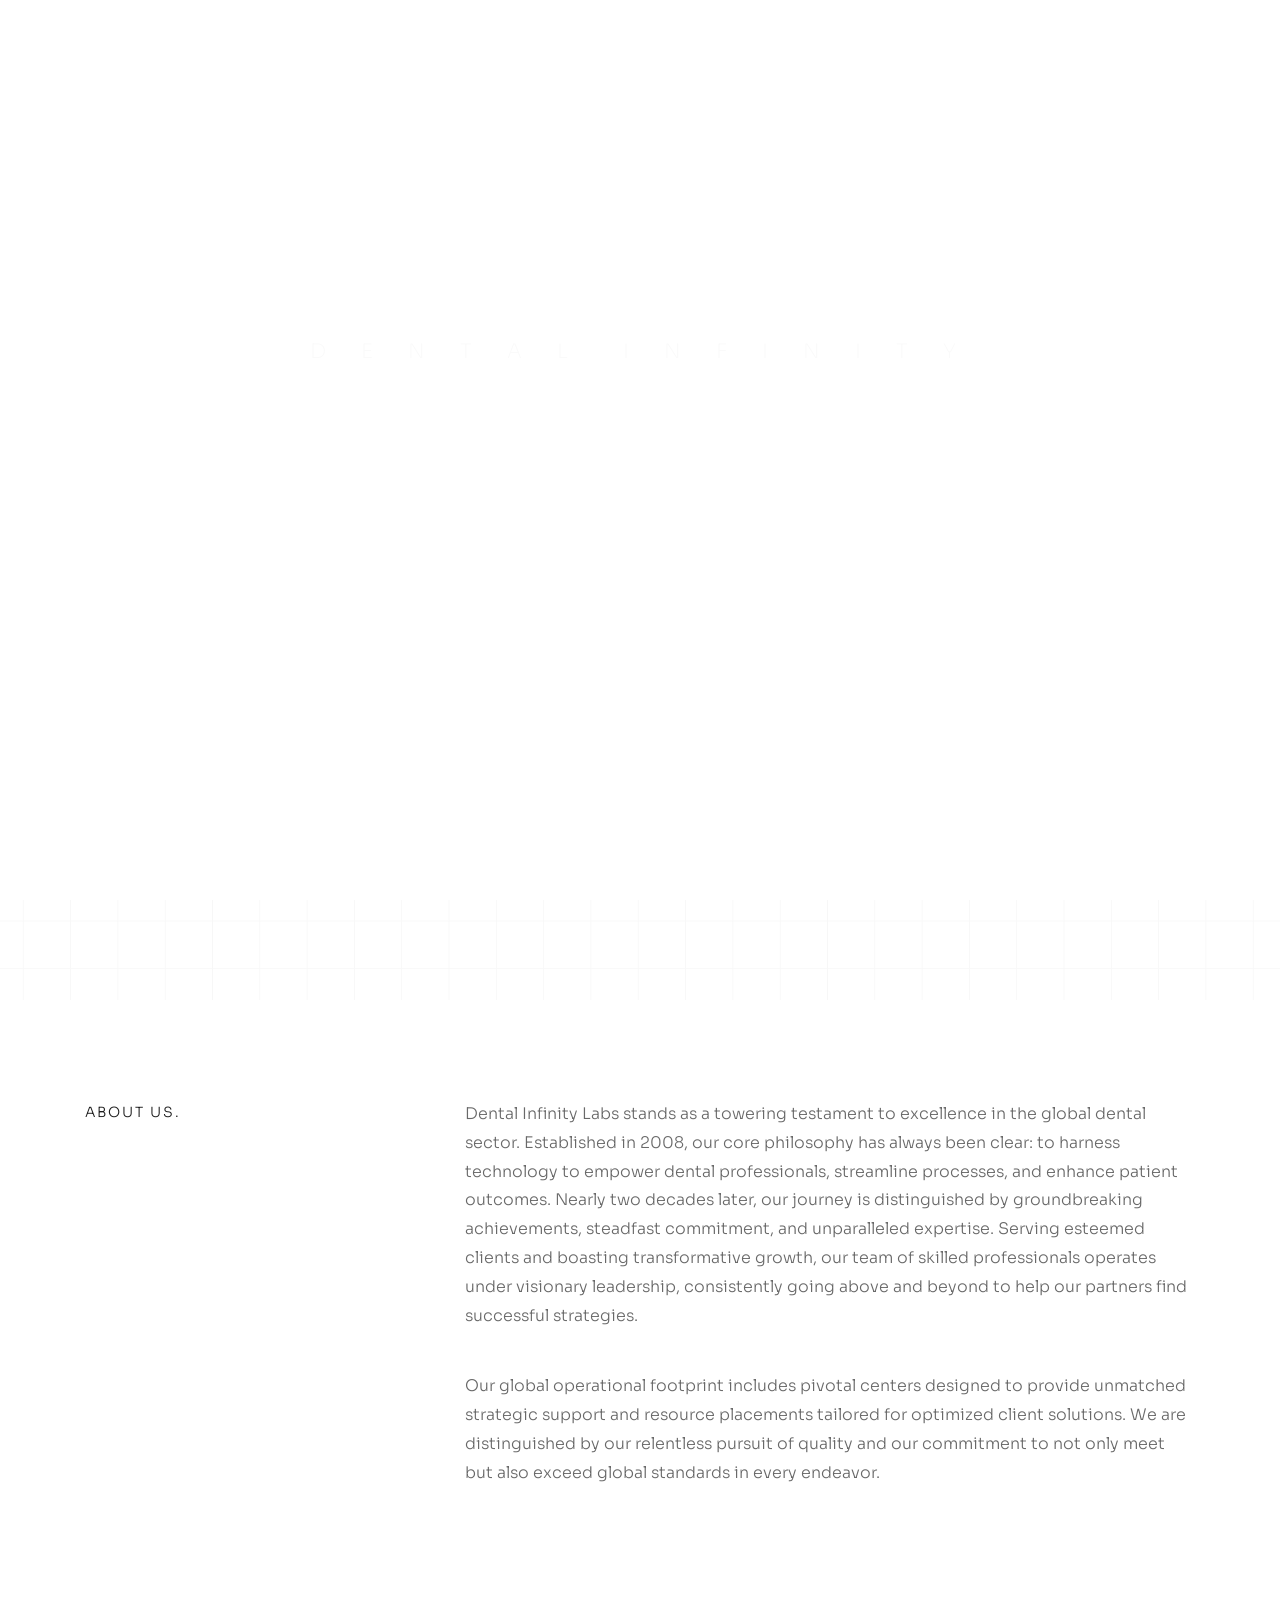
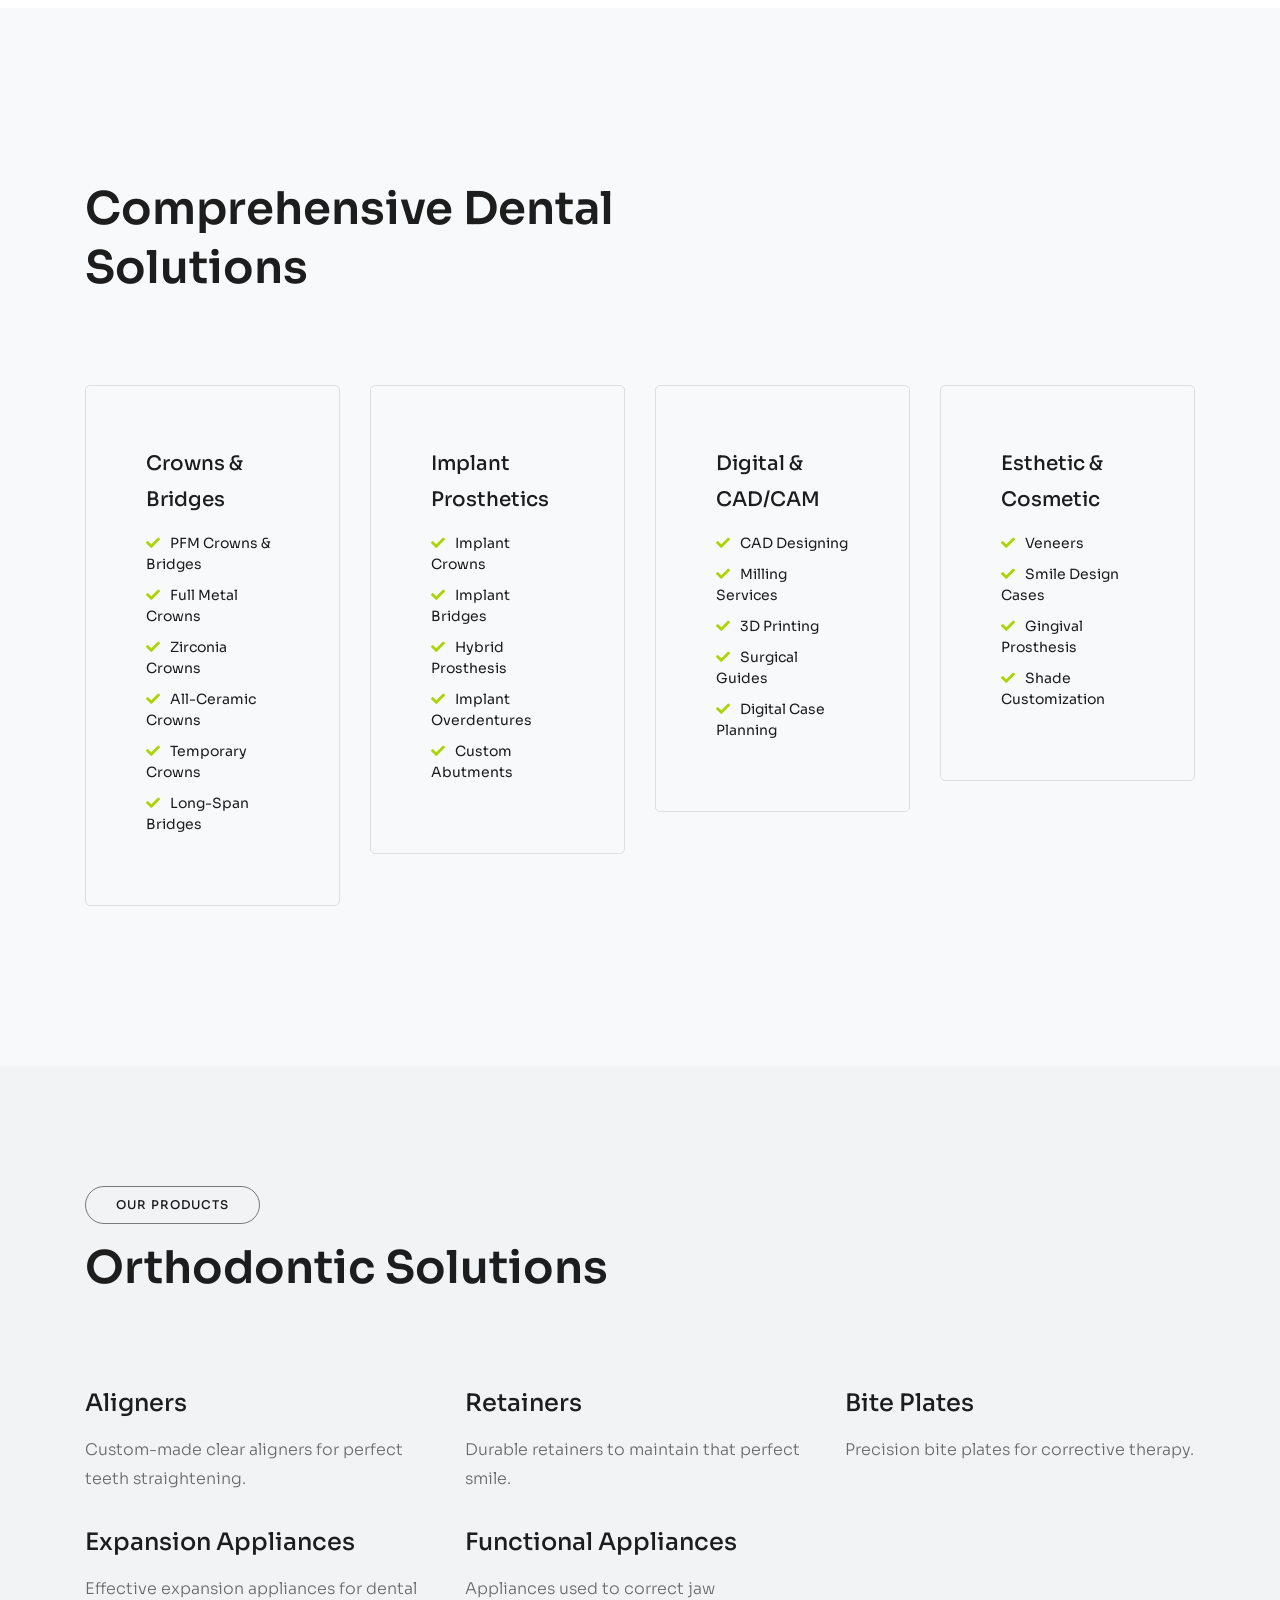
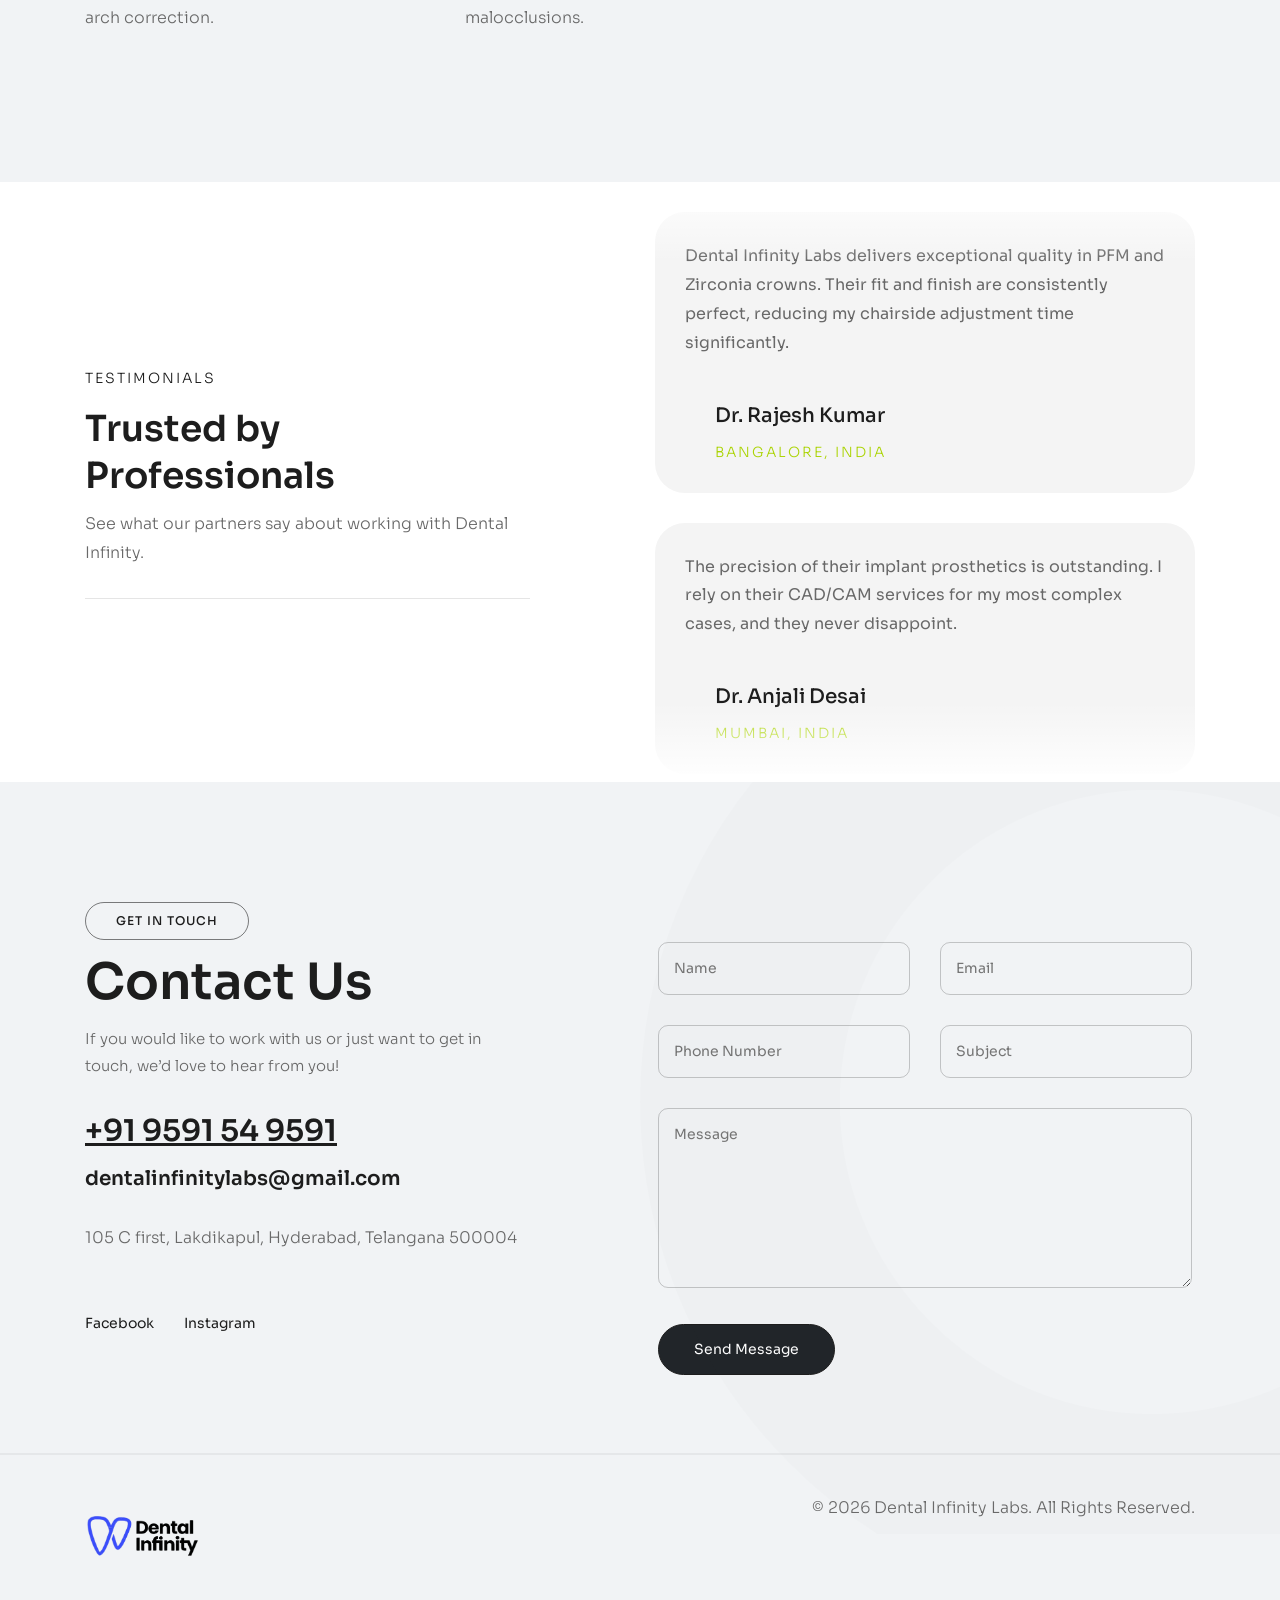
<file: index.html>
<!DOCTYPE html>
<html lang="zxx">

<head>
    <!-- Metas -->
    <meta charset="utf-8">
    <meta http-equiv="X-UA-Compatible" content="IE=edge">
    <meta name="viewport" content="width=device-width, initial-scale=1, maximum-scale=1">
    <meta name="keywords" content="Dental Infinity, Dental Lab, Crowns, Bridges, Implants">
    <meta name="description"
        content="Dental Infinity Labs - Premier Dental Solutions. Crowns, Bridges, Implants, and Digital Dentistry.">
    <meta name="author" content="">
    <!-- Title  -->
    <title>Dental Infinity Labs</title>
    <!-- Favicon -->
    <link rel="shortcut icon" href="assets/imgs/favicon.ico">
    <!-- Google Fonts -->
    <link href="https://fonts.googleapis.com/css?family=Poppins:100,200,300,400,500,600,700,800,900&display=swap"
        rel="stylesheet">
    <link href="https://fonts.googleapis.com/css2?family=Sora:wght@100;200;300;400;500;600;700;800&display=swap"
        rel="stylesheet">
    <link
        href="https://fonts.googleapis.com/css2?family=Playfair+Display:ital,wght@0,400;0,500;0,600;0,700;0,800;1,400;1,500;1,600;1,700;1,800&display=swap"
        rel="stylesheet">
    <!-- Plugins -->
    <link rel="stylesheet" href="assets/css/plugins.css">
    <!-- Core Style Css -->
    <link rel="stylesheet" href="assets/css/style.css">
</head>

<body class="home-startup main-bg">
    <!-- ==================== Start Loading ==================== -->
    <div class="loader-wrap">
        <svg viewBox="0 0 1000 1000" preserveAspectRatio="none">
            <path id="svg" d="M0,1005S175,995,500,995s500,5,500,5V0H0Z"></path>
        </svg>
        <div class="loader-wrap-heading">
            <div class="load-text">
                <span>D</span>
                <span>E</span>
                <span>N</span>
                <span>T</span>
                <span>A</span>
                <span>L</span>
                <span> </span>
                <span>I</span>
                <span>N</span>
                <span>F</span>
                <span>I</span>
                <span>N</span>
                <span>I</span>
                <span>T</span>
                <span>Y</span>
            </div>
        </div>
    </div>
    <!-- ==================== End Loading ==================== -->
    <div class="cursor"></div>
    <!-- ==================== Start progress-scroll-button ==================== -->
    <div class="progress-wrap cursor-pointer">
        <svg class="progress-circle svg-content" width="100%" height="100%" viewBox="-1 -1 102 102">
            <path d="M50,1 a49,49 0 0,1 0,98 a49,49 0 0,1 0,-98" />
        </svg>
    </div>
    <!-- ==================== End progress-scroll-button ==================== -->
    <!-- ==================== Start Navbar ==================== -->
    <nav class="navbar navbar-expand-lg main-bg">
        <div class="container">
            <!-- Logo -->
            <a class="logo icon-img-100" href="#">
                <img src="assets/imgs/logo-light.png" alt="logo">
            </a>
            <button class="navbar-toggler" type="button" data-toggle="collapse" data-target="#navbarSupportedContent"
                aria-controls="navbarSupportedContent" aria-expanded="false" aria-label="Toggle navigation">
                <span class="icon-bar"><i class="fas fa-bars"></i></span>
            </button>
            <!-- navbar links -->
            <div class="collapse navbar-collapse justify-content-center" id="navbarSupportedContent">
                <ul class="navbar-nav">
                    <li class="nav-item">
                        <a class="nav-link" href="#home"><span class="rolling-text">Home</span></a>
                    </li>
                    <li class="nav-item">
                        <a class="nav-link" href="#about"><span class="rolling-text">About</span></a>
                    </li>
                    <li class="nav-item">
                        <a class="nav-link" href="#services"><span class="rolling-text">Services</span></a>
                    </li>
                    <li class="nav-item">
                        <a class="nav-link" href="#products"><span class="rolling-text">Products</span></a>
                    </li>
                    <li class="nav-item">
                        <a class="nav-link" href="#testimonials"><span class="rolling-text">Testimonials</span></a>
                    </li>
                    <li class="nav-item">
                        <a class="nav-link" href="#contact"><span class="rolling-text">Contact</span></a>
                    </li>
                </ul>
            </div>
        </div>
    </nav>
    <!-- ==================== End Navbar ==================== -->
    <main>
        <div id="smooth-wrapper">
            <div id="smooth-content">
                <!-- ==================== Start Header ==================== -->
                <header id="home" class="crev-header">
                    <div class="container mt-80">
                        <div class="row">
                            <div class="col-lg-9">
                                <div class="caption">
                                    <h1>Dental Infinity Labs.<br> <span class="stroke">Smile with Confidence.</span>
                                    </h1>
                                </div>
                            </div>
                        </div>
                    </div>
                    <div class="bg-pattern bg-img" data-background="assets/imgs/patterns/graph.png"></div>
                </header>

                <!-- ==================== Start About ==================== -->
                <section id="about" class="pg-about section-padding sub-bg">
                    <div class="container">
                        <div class="row">
                            <div class="col-lg-4">
                                <div class="sec-head mt-80">
                                    <h6 class="sub-title">ABOUT US.</h6>
                                </div>
                            </div>
                            <div class="col-lg-8">
                                <div class="cont mt-80">
                                    <p>Dental Infinity Labs stands as a towering testament to excellence in the global
                                        dental sector. Established in 2008, our core philosophy has always been clear:
                                        to harness technology to empower dental professionals, streamline processes, and
                                        enhance patient outcomes. Nearly two decades later, our journey is distinguished
                                        by groundbreaking achievements, steadfast commitment, and unparalleled
                                        expertise. Serving esteemed clients and boasting transformative growth, our team
                                        of skilled professionals operates under visionary leadership, consistently going
                                        above and beyond to help our partners find successful strategies.</p><br><br>
                                    <p>Our global operational footprint includes pivotal centers designed to provide
                                        unmatched strategic support and resource placements tailored for optimized
                                        client solutions. We are distinguished by our relentless pursuit of quality and
                                        our commitment to not only meet but also exceed global standards in every
                                        endeavor.</p>
                                </div>
                            </div>
                        </div>
                    </div>
                </section>

                <!-- ==================== Start Services ==================== -->
                <section id="services" class="serv-box section-padding bg-light">
                    <div class="container">
                        <div class="sec-lg-head mb-80">
                            <div class="row">
                                <div class="col-lg-8">
                                    <div class="position-re">
                                        <h6 class="dot-titl-non mb-15 wow fadeIn">Our Services</h6>
                                        <h2 class="d-rotate wow">
                                            <span class="rotate-text">Comprehensive Dental Solutions</span>
                                        </h2>
                                    </div>
                                </div>
                            </div>
                        </div>
                        <div class="row">
                            <!-- Category 1 -->
                            <div class="col-lg-3 mb-40">
                                <div class="serv-item lg-pad radius-5 wow fadeInUp" data-wow-delay=".2s">
                                    <h6 class="mb-15">Crowns & Bridges</h6>
                                    <ul class="rest fz-14">
                                        <li class="mb-10"><i class="fas fa-check main-color mr-10"></i>PFM Crowns &
                                            Bridges</li>
                                        <li class="mb-10"><i class="fas fa-check main-color mr-10"></i>Full Metal Crowns
                                        </li>
                                        <li class="mb-10"><i class="fas fa-check main-color mr-10"></i>Zirconia Crowns
                                        </li>
                                        <li class="mb-10"><i class="fas fa-check main-color mr-10"></i>All-Ceramic
                                            Crowns</li>
                                        <li class="mb-10"><i class="fas fa-check main-color mr-10"></i>Temporary Crowns
                                        </li>
                                        <li class="mb-10"><i class="fas fa-check main-color mr-10"></i>Long-Span Bridges
                                        </li>
                                    </ul>
                                </div>
                            </div>
                            <!-- Category 2 -->
                            <div class="col-lg-3 mb-40">
                                <div class="serv-item lg-pad radius-5 wow fadeInUp" data-wow-delay=".4s">
                                    <h6 class="mb-15">Implant Prosthetics</h6>
                                    <ul class="rest fz-14">
                                        <li class="mb-10"><i class="fas fa-check main-color mr-10"></i>Implant Crowns
                                        </li>
                                        <li class="mb-10"><i class="fas fa-check main-color mr-10"></i>Implant Bridges
                                        </li>
                                        <li class="mb-10"><i class="fas fa-check main-color mr-10"></i>Hybrid Prosthesis
                                        </li>
                                        <li class="mb-10"><i class="fas fa-check main-color mr-10"></i>Implant
                                            Overdentures</li>
                                        <li class="mb-10"><i class="fas fa-check main-color mr-10"></i>Custom Abutments
                                        </li>
                                    </ul>
                                </div>
                            </div>
                            <!-- Category 3 -->
                            <div class="col-lg-3 mb-40">
                                <div class="serv-item lg-pad radius-5 wow fadeInUp" data-wow-delay=".6s">
                                    <h6 class="mb-15">Digital & CAD/CAM</h6>
                                    <ul class="rest fz-14">
                                        <li class="mb-10"><i class="fas fa-check main-color mr-10"></i>CAD Designing
                                        </li>
                                        <li class="mb-10"><i class="fas fa-check main-color mr-10"></i>Milling Services
                                        </li>
                                        <li class="mb-10"><i class="fas fa-check main-color mr-10"></i>3D Printing</li>
                                        <li class="mb-10"><i class="fas fa-check main-color mr-10"></i>Surgical Guides
                                        </li>
                                        <li class="mb-10"><i class="fas fa-check main-color mr-10"></i>Digital Case
                                            Planning</li>
                                    </ul>
                                </div>
                            </div>
                            <!-- Category 4 -->
                            <div class="col-lg-3 mb-40">
                                <div class="serv-item lg-pad radius-5 wow fadeInUp" data-wow-delay=".8s">
                                    <h6 class="mb-15">Esthetic & Cosmetic</h6>
                                    <ul class="rest fz-14">
                                        <li class="mb-10"><i class="fas fa-check main-color mr-10"></i>Veneers</li>
                                        <li class="mb-10"><i class="fas fa-check main-color mr-10"></i>Smile Design
                                            Cases</li>
                                        <li class="mb-10"><i class="fas fa-check main-color mr-10"></i>Gingival
                                            Prosthesis</li>
                                        <li class="mb-10"><i class="fas fa-check main-color mr-10"></i>Shade
                                            Customization</li>
                                    </ul>
                                </div>
                            </div>
                        </div>
                    </div>
                </section>

                <!-- ==================== Start Products ==================== -->
                <section id="products" class="serv-box section-padding">
                    <div class="container">
                        <div class="sec-lg-head mb-80">
                            <div class="row">
                                <div class="col-lg-8">
                                    <div class="position-re">
                                        <h6 class="dot-titl-non mb-15 wow fadeIn">Our Products</h6>
                                        <h2 class="d-rotate wow">
                                            <span class="rotate-text">Orthodontic Solutions</span>
                                        </h2>
                                    </div>
                                </div>
                            </div>
                        </div>
                        <div class="row">
                            <div class="col-lg-4 mb-30">
                                <div class="item wow fadeInUp" data-wow-delay=".2s">
                                    <h5 class="mb-15">Aligners</h5>
                                    <p>Custom-made clear aligners for perfect teeth straightening.</p>
                                </div>
                            </div>
                            <div class="col-lg-4 mb-30">
                                <div class="item wow fadeInUp" data-wow-delay=".4s">
                                    <h5 class="mb-15">Retainers</h5>
                                    <p>Durable retainers to maintain that perfect smile.</p>
                                </div>
                            </div>
                            <div class="col-lg-4 mb-30">
                                <div class="item wow fadeInUp" data-wow-delay=".6s">
                                    <h5 class="mb-15">Bite Plates</h5>
                                    <p>Precision bite plates for corrective therapy.</p>
                                </div>
                            </div>
                            <div class="col-lg-4 mb-30">
                                <div class="item wow fadeInUp" data-wow-delay=".8s">
                                    <h5 class="mb-15">Expansion Appliances</h5>
                                    <p>Effective expansion appliances for dental arch correction.</p>
                                </div>
                            </div>
                            <div class="col-lg-4 mb-30">
                                <div class="item wow fadeInUp" data-wow-delay=".8s">
                                    <h5 class="mb-15">Functional Appliances</h5>
                                    <p>Appliances used to correct jaw malocclusions.</p>
                                </div>
                            </div>
                        </div>
                    </div>
                </section>


                <!-- ==================== Start Testimonials ==================== -->
                <section id="testimonials" class="testim-vrt sub-bg sub-bg2">
                    <div class="container">
                        <div class="row">
                            <div class="col-lg-5 valign">
                                <div class="cont">
                                    <div>
                                        <h6 class="sub-title mb-15">Testimonials</h6>
                                        <h3>Trusted by Professionals</h3>
                                        <div class="text mt-10 pb-30 bord-thin-bottom">
                                            <p>See what our partners say about working with Dental Infinity.</p>
                                        </div>
                                    </div>
                                </div>
                            </div>
                            <div class="col-lg-6 offset-lg-1">
                                <div>
                                    <div class="main-marqv">
                                        <div class="slide-vertical st1">
                                            <div class="box">
                                                <div class="item radius-30 mt-30">
                                                    <div class="cont mb-40">
                                                        <p class="fw-400">Dental Infinity Labs delivers exceptional
                                                            quality in PFM and Zirconia crowns. Their fit and finish are
                                                            consistently perfect, reducing my chairside adjustment time
                                                            significantly.</p>
                                                    </div>
                                                    <div class="d-flex align-items-center">
                                                        <div class="ml-30">
                                                            <div class="info">
                                                                <h6>Dr. Rajesh Kumar</h6>
                                                                <span class="main-color sub-title">Bangalore,
                                                                    India</span>
                                                            </div>
                                                        </div>
                                                    </div>
                                                </div>
                                                <div class="item radius-30 mt-30">
                                                    <div class="cont mb-40">
                                                        <p class="fw-400">The precision of their implant prosthetics is
                                                            outstanding. I rely on their CAD/CAM services for my most
                                                            complex cases, and they never disappoint.</p>
                                                    </div>
                                                    <div class="d-flex align-items-center">
                                                        <div class="ml-30">
                                                            <div class="info">
                                                                <h6>Dr. Anjali Desai</h6>
                                                                <span class="main-color sub-title">Mumbai, India</span>
                                                            </div>
                                                        </div>
                                                    </div>
                                                </div>
                                                <div class="item radius-30 mt-30">
                                                    <div class="cont mb-40">
                                                        <p class="fw-400">Their clear aligners are top-tier. My patients
                                                            are happy with the results, and the turnaround time is
                                                            impressive. A truly reliable partner for my clinic.</p>
                                                    </div>
                                                    <div class="d-flex align-items-center">
                                                        <div class="ml-30">
                                                            <div class="info">
                                                                <h6>Dr. Vikram Singh</h6>
                                                                <span class="main-color sub-title">Delhi, India</span>
                                                            </div>
                                                        </div>
                                                    </div>
                                                </div>
                                            </div>
                                            <div class="box">
                                                <div class="item radius-30 mt-30">
                                                    <div class="cont mb-40">
                                                        <p class="fw-400">Dental Infinity Labs delivers exceptional
                                                            quality in PFM and Zirconia crowns. Their fit and finish are
                                                            consistently perfect, reducing my chairside adjustment time
                                                            significantly.</p>
                                                    </div>
                                                    <div class="d-flex align-items-center">
                                                        <div class="ml-30">
                                                            <div class="info">
                                                                <h6>Dr. Rajesh Kumar</h6>
                                                                <span class="main-color sub-title">Bangalore,
                                                                    India</span>
                                                            </div>
                                                        </div>
                                                    </div>
                                                </div>
                                                <div class="item radius-30 mt-30">
                                                    <div class="cont mb-40">
                                                        <p class="fw-400">The precision of their implant prosthetics is
                                                            outstanding. I rely on their CAD/CAM services for my most
                                                            complex cases, and they never disappoint.</p>
                                                    </div>
                                                    <div class="d-flex align-items-center">
                                                        <div class="ml-30">
                                                            <div class="info">
                                                                <h6>Dr. Anjali Desai</h6>
                                                                <span class="main-color sub-title">Mumbai, India</span>
                                                            </div>
                                                        </div>
                                                    </div>
                                                </div>
                                                <div class="item radius-30 mt-30">
                                                    <div class="cont mb-40">
                                                        <p class="fw-400">Their clear aligners are top-tier. My patients
                                                            are happy with the results, and the turnaround time is
                                                            impressive. A truly reliable partner for my clinic.</p>
                                                    </div>
                                                    <div class="d-flex align-items-center">
                                                        <div class="ml-30">
                                                            <div class="info">
                                                                <h6>Dr. Vikram Singh</h6>
                                                                <span class="main-color sub-title">Delhi, India</span>
                                                            </div>
                                                        </div>
                                                    </div>
                                                </div>
                                            </div>
                                        </div>
                                    </div>
                                </div>
                            </div>
                        </div>
                    </div>
                </section>

                <!-- ==================== Start Contact ==================== -->
                <section id="contact" class="contact-crev section-padding">
                    <div class="container">
                        <div class="row">
                            <div class="col-lg-5">
                                <div class="sec-lg-head mb-80">
                                    <h6 class="dot-titl-non mb-10">Get In Touch</h6>
                                    <h2 class="fz-50">Contact Us</h2>
                                    <p class="fz-15 mt-10">If you would like to work with us or just want to get in
                                        touch, we’d love to hear from you!</p>
                                    <div class="phone fz-30 fw-600 mt-30 underline">
                                        <a href="tel:+919591549591">+91 9591 54 9591</a>
                                    </div>
                                    <div class="email fz-20 fw-600 mt-10">
                                        <a href="mailto:dentalinfinitylabs@gmail.com">dentalinfinitylabs@gmail.com</a>
                                    </div>
                                    <div class="address fz-16 fw-500 mt-30">
                                        <p>105 C first, Lakdikapul, Hyderabad, Telangana 500004</p>
                                    </div>
                                    <ul class="rest social-text d-flex mt-60">
                                        <li class="mr-30">
                                            <a href="#0">Facebook</a>
                                        </li>
                                        <li class="mr-30">
                                            <a href="#0">Instagram</a>
                                        </li>
                                    </ul>
                                </div>
                            </div>
                            <div class="col-lg-6 offset-lg-1 valign">
                                <div class="full-width">
                                    <form id="contact-form" method="post"
                                        action="https://formsubmit.co/ajax/mohammedabuaslam@gmail.com">
                                        <input type="hidden" name="_subject" value="New Contact Form Submission!">
                                        <input type="hidden" name="_captcha" value="false">
                                        <div class="messages"></div>
                                        <div class="controls row">
                                            <div class="col-lg-6">
                                                <div class="form-group mb-30">
                                                    <input id="form_name" type="text" name="name" placeholder="Name"
                                                        required="required">
                                                </div>
                                            </div>
                                            <div class="col-lg-6">
                                                <div class="form-group mb-30">
                                                    <input id="form_email" type="email" name="email" placeholder="Email"
                                                        required="required">
                                                </div>
                                            </div>
                                            <div class="col-lg-6">
                                                <div class="form-group mb-30">
                                                    <input id="form_phone" type="text" name="phone"
                                                        placeholder="Phone Number">
                                                </div>
                                            </div>
                                            <div class="col-lg-6">
                                                <div class="form-group mb-30">
                                                    <input id="form_subject" type="text" name="subject"
                                                        placeholder="Subject">
                                                </div>
                                            </div>
                                            <div class="col-12">
                                                <div class="form-group">
                                                    <textarea id="form_message" name="message" placeholder="Message"
                                                        rows="4" required="required"></textarea>
                                                </div>
                                                <div class="mt-30">
                                                    <button type="submit"
                                                        class="butn butn-md butn-bord radius-30 bg-dark text-white">
                                                        <span class="text">Send Message</span>
                                                    </button>
                                                </div>
                                            </div>
                                        </div>
                                    </form>
                                </div>
                            </div>
                        </div>
                    </div>
                </section>
                <!-- ==================== Start Footer ==================== -->
                <footer>
                    <div class="footer-container">
                        <div class="sub-footer pt-40 pb-40 bord-thin-top ontop">
                            <div class="container">
                                <div class="row">
                                    <div class="col-lg-4">
                                        <div class="logo">
                                            <a href="#">
                                                <img src="assets/imgs/logo-light.png" alt="">
                                            </a>
                                        </div>
                                    </div>
                                    <div class="col-lg-8">
                                        <div class="copyright text-right">
                                            <p>© 2026 Dental Infinity Labs. All Rights Reserved.</p>
                                        </div>
                                    </div>
                                </div>
                            </div>
                        </div>
                    </div>
                </footer>
                <!-- ==================== End Footer ==================== -->
            </div>
        </div>
    </main>

    <!-- jQuery -->
    <script src="assets/js/jquery-3.6.0.min.js"></script>
    <script src="assets/js/jquery-migrate-3.4.0.min.js"></script>
    <!-- plugins -->
    <script src="assets/js/plugins.js"></script>
    <script src="assets/js/ScrollTrigger.min.js"></script>
    <!-- <script src="assets/js/hscroll.js"></script> -->
    <!-- <script src="assets/js/smoother-script.js"></script> -->
    <!-- <script src="assets/js/metro-scroll.js"></script> -->
    <!-- custom scripts -->
    <script src="assets/js/scripts.js"></script>

    <script>
        // Smooth scrolling for anchor links
        $(document).ready(function () {
            $('a[href^="#"]').on('click', function (event) {
                var target = $(this.getAttribute('href'));
                if (target.length) {
                    event.preventDefault();

                    // Check if ScrollSmoother is active and use it
                    if (window.ScrollSmoother && window.ScrollSmoother.get()) {
                        let smoother = window.ScrollSmoother.get();
                        // Offset for fixed header if needed, though smoother usually handles it.
                        // We might need to adjust offset.
                        smoother.scrollTo(target, true, "top top+=80");
                    } else {
                        // Fallback to jQuery animate
                        $('html, body').stop().animate({
                            scrollTop: target.offset().top - 80 // Adjust for header height
                        }, 1000);
                    }
                }
            });
        });
    </script>
    <!-- WhatsApp Floating Button -->
    <a href="https://wa.me/918880735215" class="whatsapp-float" target="_blank" title="Chat on WhatsApp">
        <i class="fab fa-whatsapp"></i>
    </a>
    <style>
        .whatsapp-float {
            position: fixed;
            width: 60px;
            height: 60px;
            bottom: 30px;
            left: 30px;
            /* Left side to avoid scroll-to-top overlap */
            background-color: #25d366;
            color: #FFF;
            border-radius: 50px;
            text-align: center;
            font-size: 30px;
            box-shadow: 2px 2px 3px #999;
            z-index: 9999;
            display: flex;
            align-items: center;
            justify-content: center;
            transition: all 0.3s ease;
        }

        .whatsapp-float:hover {
            background-color: #128C7E;
            color: #FFF;
            transform: translateY(-5px);
        }
    </style>
</body>

</html>
</file>
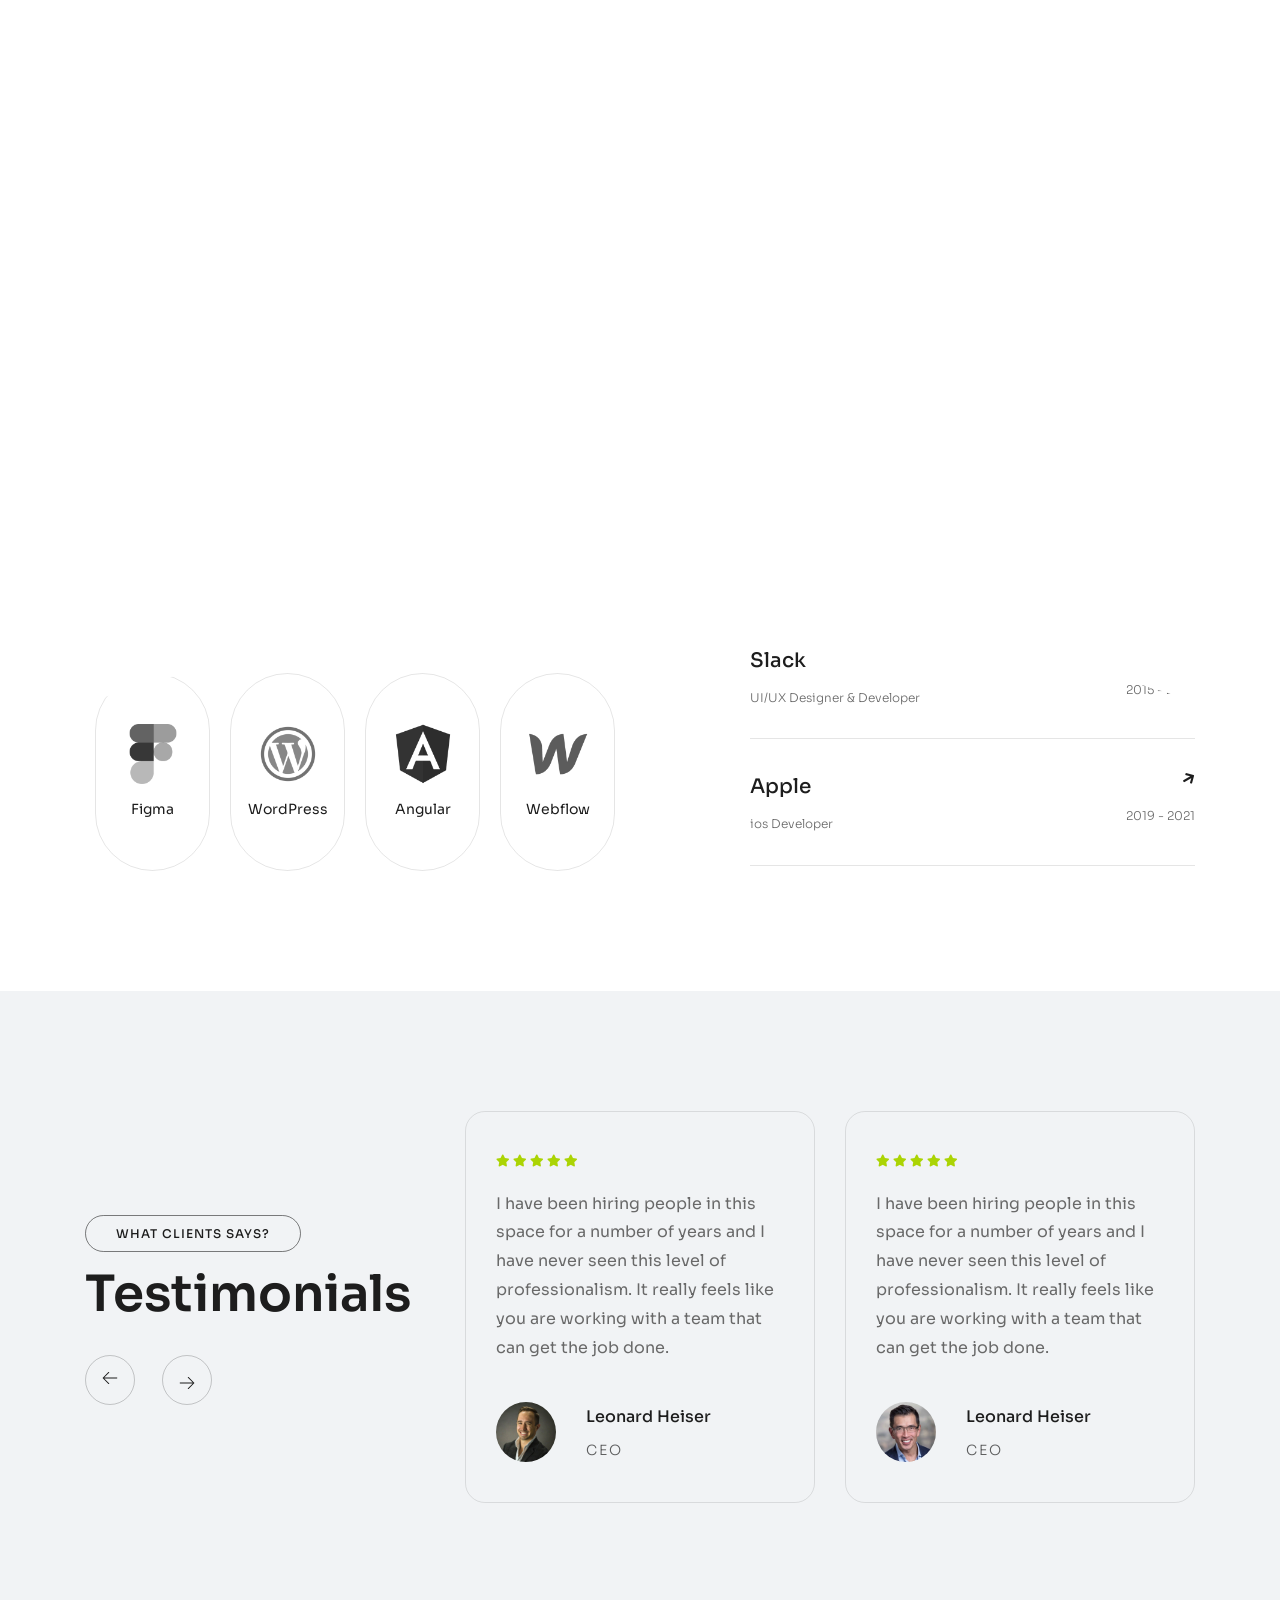
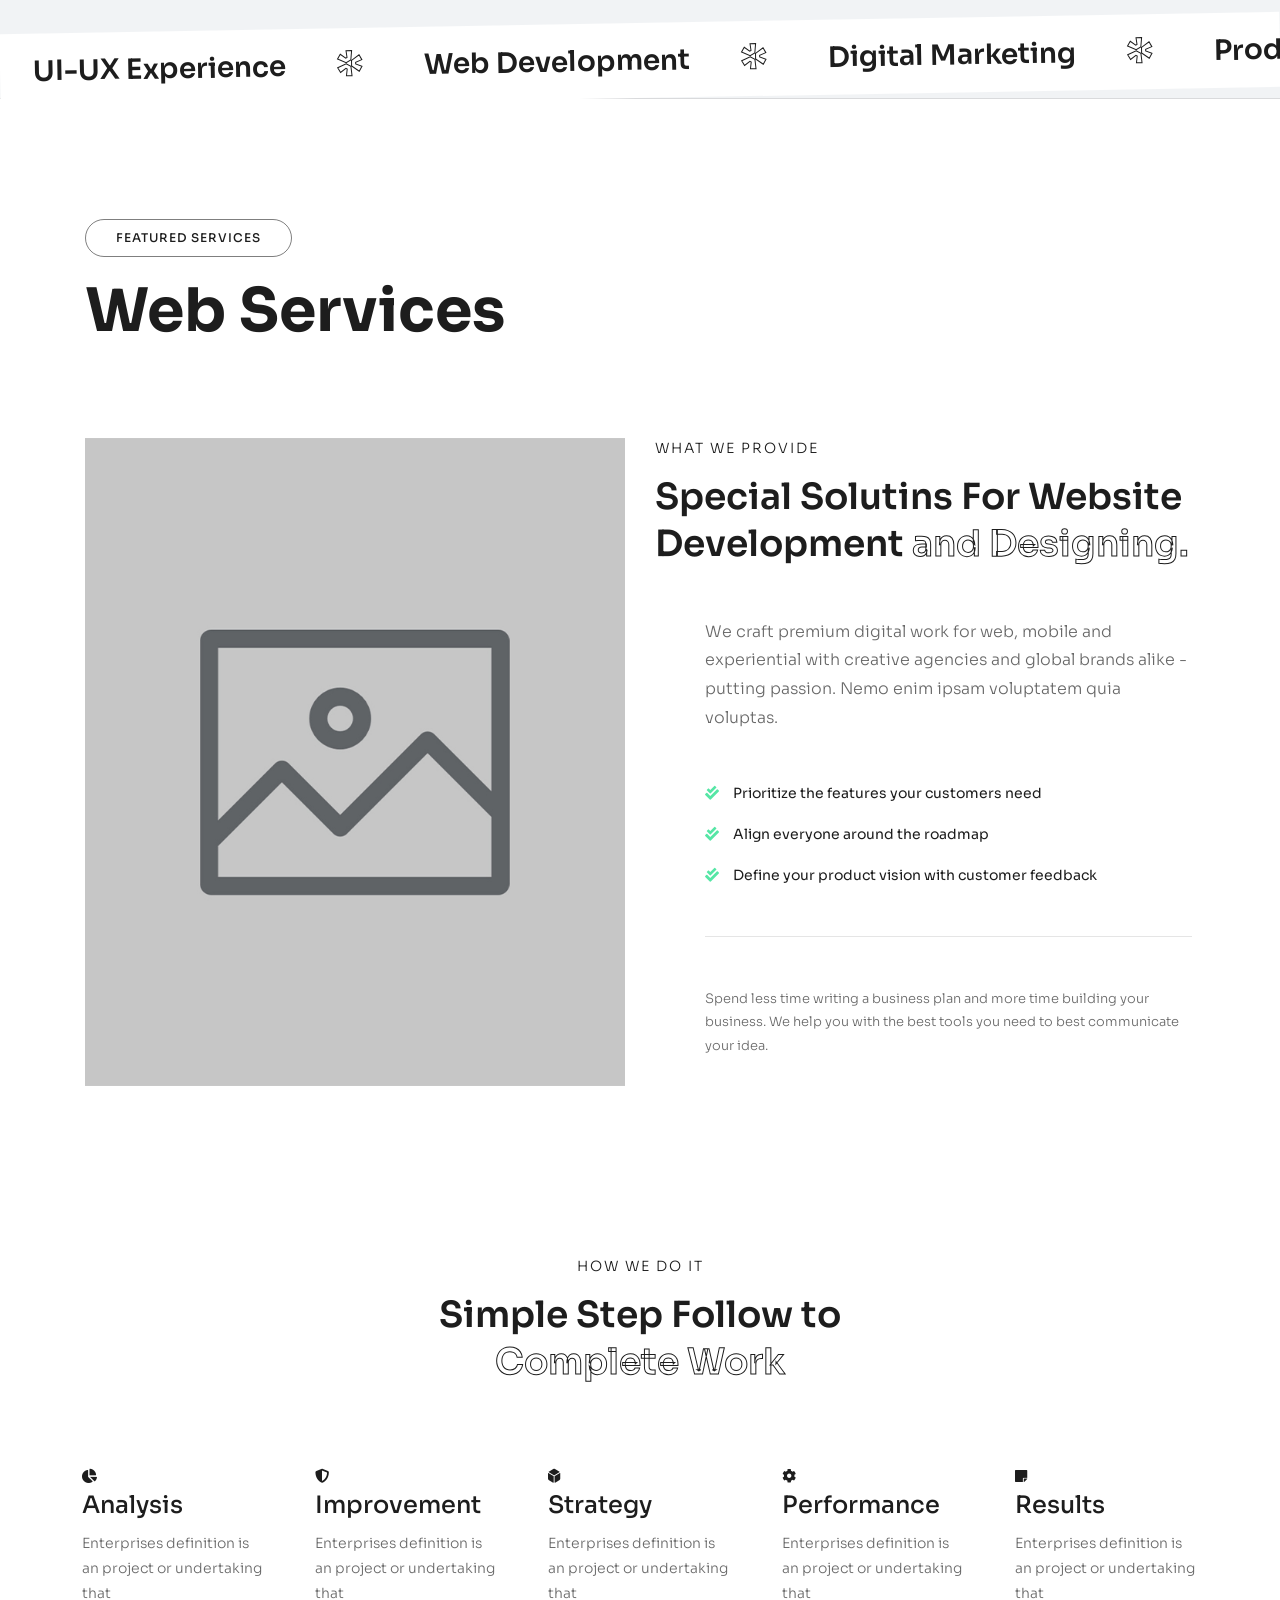
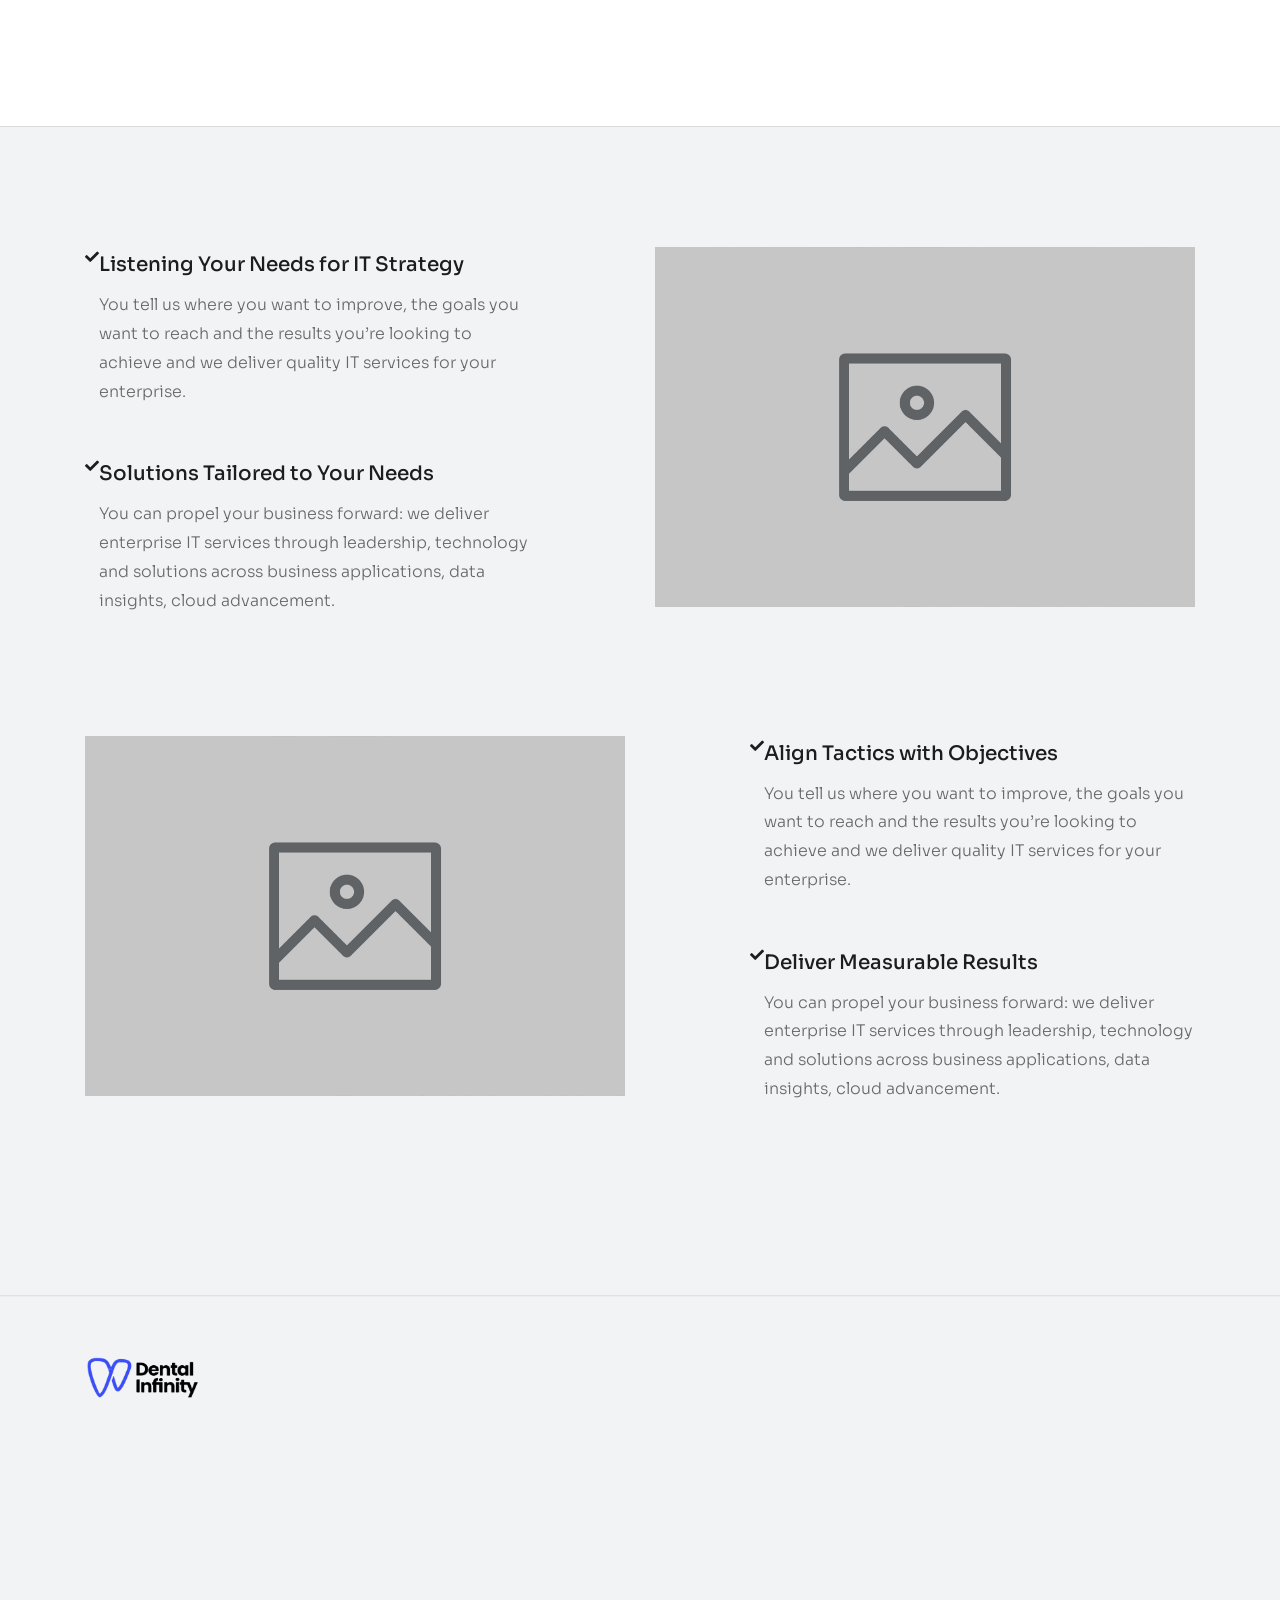
<file: 3d-printing.html>
<!DOCTYPE html>
<html lang="zxx">

<head>
    <!-- Metas -->
    <meta charset="utf-8">
    <meta http-equiv="X-UA-Compatible" content="IE=edge">
    <meta name="viewport" content="width=device-width, initial-scale=1, maximum-scale=1">
    <meta name="keywords" content="LeadGarner">
    <meta name="description" content="LeadGarner">
    <meta name="author" content="">
    <!-- Title  -->
    <title>Business Process Outsourcing</title>
    <!-- Favicon -->
    <link rel="shortcut icon" href="assets/imgs/favicon.ico">
    <!-- Google Fonts -->
    <link href="https://fonts.googleapis.com/css?family=Poppins:100,200,300,400,500,600,700,800,900&display=swap" rel="stylesheet">
    <link href="https://fonts.googleapis.com/css2?family=Sora:wght@100;200;300;400;500;600;700;800&display=swap" rel="stylesheet">
    <link href="https://fonts.googleapis.com/css2?family=Playfair+Display:ital,wght@0,400;0,500;0,600;0,700;0,800;1,400;1,500;1,600;1,700;1,800&display=swap" rel="stylesheet">
    <!-- Plugins -->
    <link rel="stylesheet" href="assets/css/plugins.css">
    <!-- Core Style Css -->
    <link rel="stylesheet" href="assets/css/style.css">
</head>

<body class="home-startup main-bg">
    <!-- ==================== Start Loading ==================== -->
    <div class="loader-wrap">
        <svg viewBox="0 0 1000 1000" preserveAspectRatio="none">
            <path id="svg" d="M0,1005S175,995,500,995s500,5,500,5V0H0Z"></path>
        </svg>
        <div class="loader-wrap-heading">
            <div class="load-text">
                <span>I</span>
                <span>N</span>
                <span>F</span>
                <span>I</span>
                <span>N</span>
                <span>I</span>
                <span>T</span>
                <span>Y</span>
                <span> </span>
                <span>L</span>
                <span>A</span>
                <span>B</span>
                <span>S</span>
            </div>
        </div>
    </div>
    <!-- ==================== End Loading ==================== -->
    <div class="cursor"></div>
    <!-- ==================== Start progress-scroll-button ==================== -->
    <div class="progress-wrap cursor-pointer">
        <svg class="progress-circle svg-content" width="100%" height="100%" viewBox="-1 -1 102 102">
            <path d="M50,1 a49,49 0 0,1 0,98 a49,49 0 0,1 0,-98" />
        </svg>
    </div>
    <!-- ==================== End progress-scroll-button ==================== -->
    <!-- ==================== Start Navbar ==================== -->
    <nav class="navbar navbar-expand-lg main-bg">
        <div class="container">
            <!-- Logo -->
            <a class="logo icon-img-100" href="index.html">
                <img src="assets/imgs/logo-light.png" alt="logo">
            </a>
            <button class="navbar-toggler" type="button" data-toggle="collapse" data-target="#navbarSupportedContent" aria-controls="navbarSupportedContent" aria-expanded="false" aria-label="Toggle navigation">
                <span class="icon-bar"><i class="fas fa-bars"></i></span>
            </button>
            <!-- navbar links -->
            <div class="collapse navbar-collapse justify-content-center" id="navbarSupportedContent">
                <ul class="navbar-nav">
                    <li class="nav-item">
                        <a class="nav-link" href="index.html"><span class="rolling-text">Home</span></a>
                    </li>
                    <li class="nav-item dropdown">
                        <a class="nav-link dropdown-toggle" data-toggle="dropdown" href="#" role="button" aria-haspopup="true" aria-expanded="false"><span class="rolling-text">Services</span></a>
                        <div class="dropdown-menu mega-menu">
                            <div class="container">
                                <div class="row">
                                    <div class="col-lg-3">
                                        <div class="clumn">
                                            <div class="title">
                                                <h6 class="sub-title ls1">Crowns & Bridges</h6>
                                            </div>
                                            <div class="links">
                                                <a class="dropdown-item" href="pfm-crowns-bridges.html">PFM Crowns & Bridges</a>
                                                <a class="dropdown-item" href="full-metal-crowns.html">Full Metal Crowns</a>
                                                <a class="dropdown-item" href="zirconia-crowns.html">Zirconia Crowns</a>
                                                <a class="dropdown-item" href="all-ceramic-crowns.html">All-Ceramic Crowns</a>
                                                <a class="dropdown-item" href="temporary-crowns.html">Temporary Crowns</a>
                                                <a class="dropdown-item" href="long-span-bridges.html">Long-Span Bridges</a>
                                            </div>
                                        </div>
                                    </div>
                                    <div class="col-lg-3">
                                        <div class="clumn">
                                            <div class="title">
                                                <h6 class="sub-title ls1">Implant Prosthetics</h6>
                                            </div>
                                            <div class="links">
                                                <a class="dropdown-item" href="implant-crowns.html">Implant Crowns</a>
                                                <a class="dropdown-item" href="implant-bridges.html">Implant Bridges</a>
                                                <a class="dropdown-item" href="hybrid-prosthesis.html">Hybrid Prosthesis</a>
                                                <a class="dropdown-item" href="implant-overdentures.html">Implant Overdentures</a>
                                                <a class="dropdown-item" href="custom-abutments.html">Custom Abutments</a>
                                            </div>
                                        </div>
                                    </div>
                                    <div class="col-lg-3">
                                        <div class="clumn">
                                            <div class="title">
                                                <h6 class="sub-title ls1">Digital & CAD/CAM</h6>
                                            </div>
                                            <div class="links">
                                                <a class="dropdown-item" href="cad-designing.html">CAD Designing</a>
                                                <a class="dropdown-item" href="milling-services.html">Milling Services</a>
                                                <a class="dropdown-item" href="3d-printing.html">3D Printing</a>
                                                <a class="dropdown-item" href="surgical-guides.html">Surgical Guides</a>
                                                <a class="dropdown-item" href="digital-case-planning.html">Digital Case Planning</a>
                                            </div>
                                        </div>
                                    </div>
                                    <div class="col-lg-3">
                                        <div class="clumn">
                                            <div class="title">
                                                <h6 class="sub-title ls1">Esthetic & Cosmetic</h6>
                                            </div>
                                            <div class="links">
                                                <a class="dropdown-item" href="veneers.html">Veneers</a>
                                                <a class="dropdown-item" href="smile-design-cases.html">Smile Design Cases</a>
                                                <a class="dropdown-item" href="gingival-prosthesis.html">Gingival Prosthesis</a>
                                                <a class="dropdown-item" href="shade-customization.html">Shade Customization</a>
                                            </div>
                                        </div>
                                    </div>
                                </div>
                            </div>
                        </div>
                    </li>
                    <li class="nav-item dropdown">
                        <a class="nav-link dropdown-toggle" data-toggle="dropdown" href="#" role="button" aria-haspopup="true" aria-expanded="false"><span class="rolling-text">Products</span></a>
                        <ul class="dropdown-menu">
                            <li><a class="dropdown-item" href="aligners.html">Aligners</a></li>
                            <li><a class="dropdown-item" href="retainers.html">Retainers</a></li>
                            <li><a class="dropdown-item" href="bite-plates.html">Bite Plates</a></li>
                            <li><a class="dropdown-item" href="expansion-appliances.html">Expansion Appliances</a></li>
                            <li><a class="dropdown-item" href="functional-appliances.html">Functional Appliances</a></li>
                        </ul>
                    </li>
                    <li class="nav-item dropdown">
                        <a class="nav-link dropdown-toggle" data-toggle="dropdown" href="#" role="button" aria-haspopup="true" aria-expanded="false"><span class="rolling-text">Company</span></a>
                        <ul class="dropdown-menu">
                            <li><a class="dropdown-item" href="about-us.html">About Us</a></li>
                            <li><a class="dropdown-item" href="why-us.html">Why Us</a></li>
                            <li><a class="dropdown-item" href="testimonials.html">Testimonials</a></li>
                            <li><a class="dropdown-item" href="gallery.html">Gallery</a></li>
                        </ul>
                    </li>
                    <li class="nav-item dropdown">
                        <a class="nav-link dropdown-toggle" data-toggle="dropdown" href="#" role="button" aria-haspopup="true" aria-expanded="false"><span class="rolling-text">Grow Your Practice</span></a>
                        <ul class="dropdown-menu">
                            <li><a class="dropdown-item" href="blogs.html">Blogs</a></li>
                            <li><a class="dropdown-item" href="case-study.html">Case Study</a></li>
                            <li><a class="dropdown-item" href="videos.html">Videos</a></li>
                        </ul>
                    </li>
                    <li class="nav-item">
                        <a class="nav-link" href="page-contact.html"><span class="rolling-text">Contact</span></a>
                    </li>
                </ul>
            </div>
        </div>
    </nav>
    <!-- ==================== End Navbar ==================== -->
    <main class="main-bg">
        <!-- ==================== Start Slider ==================== -->
        <header class="proj-header1" style="translate: none; rotate: none; scale: none; transform: translate(0px, 0px);">
            <div class="container mb-50" style="translate: none; rotate: none; scale: none; opacity: 1; transform: translate(0px, 0px);">
                <div class="row">
                    <div class="col-lg-6">
                        <div class="caption md-mb50">
                            <h1>Luxury Glassware.</h1>
                        </div>
                    </div>
                </div>
            </div>
            <!-- <div class="bg-img" data-background="assets/imgs/works/projects/1/1.jpg" style="background-image: url(&quot;assets/imgs/works/projects/1/1.jpg&quot;);"></div> -->
        </header>
        <section class="skills-exp section-padding sub-bg" data-scroll-index="4">
            <div class="container">
                <div class="row">
                    <div class="col-lg-6">
                        <div class="sec-lg-head mb-80">
                            <div class="position-re">
                                <h6 class="dot-titl-non mb-10">Skills &amp; Experience</h6>
                                <h2 class="fz-50">My Experience</h2>
                            </div>
                        </div>
                        <div class="skill-item d-flex justify-content-between md-mb50">
                            <div class="item text-center">
                                <div class="icon-img-60 m-auto">
                                    <img src="assets/imgs/freelancer/skills/figma.png" alt="">
                                </div>
                                <span class="mt-15">Figma</span>
                            </div>
                            <div class="item text-center">
                                <div class="icon-img-60 m-auto">
                                    <img src="assets/imgs/freelancer/skills/wordpress.png" alt="">
                                </div>
                                <span class="mt-15">WordPress</span>
                            </div>
                            <div class="item text-center">
                                <div class="icon-img-60 m-auto">
                                    <img src="assets/imgs/freelancer/skills/angular.png" alt="">
                                </div>
                                <span class="mt-15">Angular</span>
                            </div>
                            <div class="item text-center">
                                <div class="icon-img-60 m-auto">
                                    <img src="assets/imgs/freelancer/skills/webflow.png" alt="">
                                </div>
                                <span class="mt-15">Webflow</span>
                            </div>
                        </div>
                    </div>
                    <div class="col-lg-5 offset-lg-1 valign">
                        <div class="exp-items full-width">
                            <div class="item d-flex pb-30 pt-30 mb-30 bord-thin-top bord-thin-bottom">
                                <div class="title">
                                    <h6>Android Studio</h6>
                                    <p class="fz-12">Junior Product Designer</p>
                                </div>
                                <div class="date ml-auto text-right">
                                    <span class="icon">
                                        <a href="page-about.html">
                                            <i class="fas fa-arrow-right"></i>
                                        </a>
                                    </span>
                                    <p class="fz-12">2014 - 2015</p>
                                </div>
                            </div>
                            <div class="item d-flex pb-30 mb-30 bord-thin-bottom">
                                <div class="title">
                                    <h6>Slack</h6>
                                    <p class="fz-12">UI/UX Designer &amp; Developer</p>
                                </div>
                                <div class="date ml-auto text-right">
                                    <span class="icon">
                                        <a href="page-about.html">
                                            <i class="fas fa-arrow-right"></i>
                                        </a>
                                    </span>
                                    <p class="fz-12">2015 - 2019</p>
                                </div>
                            </div>
                            <div class="item d-flex pb-30 bord-thin-bottom">
                                <div class="title">
                                    <h6>Apple</h6>
                                    <p class="fz-12">ios Developer</p>
                                </div>
                                <div class="date ml-auto text-right">
                                    <span class="icon">
                                        <a href="page-about.html">
                                            <i class="fas fa-arrow-right"></i>
                                        </a>
                                    </span>
                                    <p class="fz-12">2019 - 2021</p>
                                </div>
                            </div>
                        </div>
                    </div>
                </div>
            </div>
        </section>
        <section class="testim-crv section-padding" data-scroll-index="5">
            <div class="container">
                <div class="row">
                    <div class="col-lg-4 valign">
                        <div class="sec-lg-head md-mb80">
                            <div class="position-re">
                                <h6 class="dot-titl-non mb-10">What Clients Says?</h6>
                                <h2 class="fz-50">Testimonials</h2>
                            </div>
                            <div class="swiper-controls testim-controls arrow-out d-flex mt-50">
                                <div class="swiper-button-prev" tabindex="0" role="button" aria-label="Previous slide">
                                    <span class="left">
                                        <svg width="20" height="20" viewBox="0 0 20 20" fill="none" xmlns="http://www.w3.org/2000/svg">
                                            <path d="M17.2031 10.3281L11.5781 15.9531C11.535 15.9961 11.4839 16.0303 11.4276 16.0536C11.3713 16.077 11.3109 16.089 11.25 16.089C11.1891 16.089 11.1287 16.077 11.0724 16.0536C11.0161 16.0303 10.965 15.9961 10.9219 15.9531C10.8788 15.91 10.8446 15.8588 10.8213 15.8025C10.798 15.7462 10.786 15.6859 10.786 15.6249C10.786 15.564 10.798 15.5036 10.8213 15.4473C10.8446 15.391 10.8788 15.3399 10.9219 15.2968L15.7422 10.4687H3.125C3.00068 10.4687 2.88145 10.4193 2.79354 10.3314C2.70564 10.2435 2.65625 10.1242 2.65625 9.99993C2.65625 9.87561 2.70564 9.75638 2.79354 9.66847C2.88145 9.58056 3.00068 9.53118 3.125 9.53118H15.7422L10.9219 4.70305C10.8349 4.61603 10.786 4.498 10.786 4.37493C10.786 4.25186 10.8349 4.13383 10.9219 4.0468C11.0089 3.95978 11.1269 3.91089 11.25 3.91089C11.3731 3.91089 11.4911 3.95978 11.5781 4.0468L17.2031 9.6718C17.2476 9.71412 17.2829 9.76503 17.3071 9.82143C17.3313 9.87784 17.3438 9.93856 17.3438 9.99993C17.3438 10.0613 17.3313 10.122 17.3071 10.1784C17.2829 10.2348 17.2476 10.2857 17.2031 10.3281Z" fill="currentColor"></path>
                                        </svg>
                                    </span>
                                </div>
                                <div class="swiper-button-next ml-50" tabindex="0" role="button" aria-label="Next slide">
                                    <span class="right">
                                        <svg width="20" height="20" viewBox="0 0 20 20" fill="none" xmlns="http://www.w3.org/2000/svg">
                                            <path d="M17.2031 10.3281L11.5781 15.9531C11.535 15.9961 11.4839 16.0303 11.4276 16.0536C11.3713 16.077 11.3109 16.089 11.25 16.089C11.1891 16.089 11.1287 16.077 11.0724 16.0536C11.0161 16.0303 10.965 15.9961 10.9219 15.9531C10.8788 15.91 10.8446 15.8588 10.8213 15.8025C10.798 15.7462 10.786 15.6859 10.786 15.6249C10.786 15.564 10.798 15.5036 10.8213 15.4473C10.8446 15.391 10.8788 15.3399 10.9219 15.2968L15.7422 10.4687H3.125C3.00068 10.4687 2.88145 10.4193 2.79354 10.3314C2.70564 10.2435 2.65625 10.1242 2.65625 9.99993C2.65625 9.87561 2.70564 9.75638 2.79354 9.66847C2.88145 9.58056 3.00068 9.53118 3.125 9.53118H15.7422L10.9219 4.70305C10.8349 4.61603 10.786 4.498 10.786 4.37493C10.786 4.25186 10.8349 4.13383 10.9219 4.0468C11.0089 3.95978 11.1269 3.91089 11.25 3.91089C11.3731 3.91089 11.4911 3.95978 11.5781 4.0468L17.2031 9.6718C17.2476 9.71412 17.2829 9.76503 17.3071 9.82143C17.3313 9.87784 17.3438 9.93856 17.3438 9.99993C17.3438 10.0613 17.3313 10.122 17.3071 10.1784C17.2829 10.2348 17.2476 10.2857 17.2031 10.3281Z" fill="currentColor"></path>
                                        </svg>
                                    </span>
                                </div>
                            </div>
                        </div>
                    </div>
                    <div class="col-lg-8">
                        <div class="testim-swiper2" data-carousel="swiper" data-items="2" data-loop="true" data-space="30" data-speed="1000">
                            <div id="content-carousel-container-unq-testim" class="swiper-container swiper-container-initialized swiper-container-horizontal" data-swiper="container">
                                <div class="swiper-wrapper" style="transform: translate3d(-1280px, 0px, 0px); transition-duration: 0ms;">
                                    <div class="swiper-slide swiper-slide-duplicate" data-swiper-slide-index="0" style="width: 290px; margin-right: 30px;">
                                        <div class="item">
                                            <div class="cont mb-40">
                                                <div class="rate-stars mb-20 fz-12">
                                                    <span class="rate main-color">
                                                        <i class="fas fa-star"></i>
                                                        <i class="fas fa-star"></i>
                                                        <i class="fas fa-star"></i>
                                                        <i class="fas fa-star"></i>
                                                        <i class="fas fa-star"></i>
                                                    </span>
                                                </div>
                                                <p class="fw-400">I have been hiring people in this
                                                    space for a number of years
                                                    and I have never seen this level of
                                                    professionalism. It really feels like you are
                                                    working with a team that can get the job
                                                    done.</p>
                                            </div>
                                            <div class="d-flex align-items-center">
                                                <div>
                                                    <div class="img circle-60">
                                                        <img src="assets/imgs/testim/1.jpg" alt="" class="circle-img">
                                                    </div>
                                                </div>
                                                <div class="ml-30">
                                                    <div class="info">
                                                        <h6 class="fz-16">Leonard Heiser</h6>
                                                        <span class="opacity-7 sub-title">Ceo</span>
                                                    </div>
                                                </div>
                                            </div>
                                        </div>
                                    </div>
                                    <div class="swiper-slide swiper-slide-duplicate swiper-slide-duplicate-prev" data-swiper-slide-index="1" style="width: 290px; margin-right: 30px;">
                                        <div class="item">
                                            <div class="cont mb-40">
                                                <div class="rate-stars mb-20 fz-12">
                                                    <span class="rate main-color">
                                                        <i class="fas fa-star"></i>
                                                        <i class="fas fa-star"></i>
                                                        <i class="fas fa-star"></i>
                                                        <i class="fas fa-star"></i>
                                                        <i class="fas fa-star"></i>
                                                    </span>
                                                </div>
                                                <p class="fw-400">I have been hiring people in this
                                                    space for a number of years
                                                    and I have never seen this level of
                                                    professionalism. It really feels like you are
                                                    working with a team that can get the job
                                                    done.</p>
                                            </div>
                                            <div class="d-flex align-items-center">
                                                <div>
                                                    <div class="img circle-60">
                                                        <img src="assets/imgs/testim/2.jpg" alt="" class="circle-img">
                                                    </div>
                                                </div>
                                                <div class="ml-30">
                                                    <div class="info">
                                                        <h6 class="fz-16">Leonard Heiser</h6>
                                                        <span class="opacity-7 sub-title">Ceo</span>
                                                    </div>
                                                </div>
                                            </div>
                                        </div>
                                    </div>
                                    <div class="swiper-slide swiper-slide-duplicate-active" data-swiper-slide-index="0" style="width: 290px; margin-right: 30px;">
                                        <div class="item">
                                            <div class="cont mb-40">
                                                <div class="rate-stars mb-20 fz-12">
                                                    <span class="rate main-color">
                                                        <i class="fas fa-star"></i>
                                                        <i class="fas fa-star"></i>
                                                        <i class="fas fa-star"></i>
                                                        <i class="fas fa-star"></i>
                                                        <i class="fas fa-star"></i>
                                                    </span>
                                                </div>
                                                <p class="fw-400">I have been hiring people in this
                                                    space for a number of years
                                                    and I have never seen this level of
                                                    professionalism. It really feels like you are
                                                    working with a team that can get the job
                                                    done.</p>
                                            </div>
                                            <div class="d-flex align-items-center">
                                                <div>
                                                    <div class="img circle-60">
                                                        <img src="assets/imgs/testim/1.jpg" alt="" class="circle-img">
                                                    </div>
                                                </div>
                                                <div class="ml-30">
                                                    <div class="info">
                                                        <h6 class="fz-16">Leonard Heiser</h6>
                                                        <span class="opacity-7 sub-title">Ceo</span>
                                                    </div>
                                                </div>
                                            </div>
                                        </div>
                                    </div>
                                    <div class="swiper-slide swiper-slide-prev swiper-slide-duplicate-next" data-swiper-slide-index="1" style="width: 290px; margin-right: 30px;">
                                        <div class="item">
                                            <div class="cont mb-40">
                                                <div class="rate-stars mb-20 fz-12">
                                                    <span class="rate main-color">
                                                        <i class="fas fa-star"></i>
                                                        <i class="fas fa-star"></i>
                                                        <i class="fas fa-star"></i>
                                                        <i class="fas fa-star"></i>
                                                        <i class="fas fa-star"></i>
                                                    </span>
                                                </div>
                                                <p class="fw-400">I have been hiring people in this
                                                    space for a number of years
                                                    and I have never seen this level of
                                                    professionalism. It really feels like you are
                                                    working with a team that can get the job
                                                    done.</p>
                                            </div>
                                            <div class="d-flex align-items-center">
                                                <div>
                                                    <div class="img circle-60">
                                                        <img src="assets/imgs/testim/2.jpg" alt="" class="circle-img">
                                                    </div>
                                                </div>
                                                <div class="ml-30">
                                                    <div class="info">
                                                        <h6 class="fz-16">Leonard Heiser</h6>
                                                        <span class="opacity-7 sub-title">Ceo</span>
                                                    </div>
                                                </div>
                                            </div>
                                        </div>
                                    </div>
                                    <div class="swiper-slide swiper-slide-duplicate swiper-slide-active" data-swiper-slide-index="0" style="width: 290px; margin-right: 30px;">
                                        <div class="item">
                                            <div class="cont mb-40">
                                                <div class="rate-stars mb-20 fz-12">
                                                    <span class="rate main-color">
                                                        <i class="fas fa-star"></i>
                                                        <i class="fas fa-star"></i>
                                                        <i class="fas fa-star"></i>
                                                        <i class="fas fa-star"></i>
                                                        <i class="fas fa-star"></i>
                                                    </span>
                                                </div>
                                                <p class="fw-400">I have been hiring people in this
                                                    space for a number of years
                                                    and I have never seen this level of
                                                    professionalism. It really feels like you are
                                                    working with a team that can get the job
                                                    done.</p>
                                            </div>
                                            <div class="d-flex align-items-center">
                                                <div>
                                                    <div class="img circle-60">
                                                        <img src="assets/imgs/testim/1.jpg" alt="" class="circle-img">
                                                    </div>
                                                </div>
                                                <div class="ml-30">
                                                    <div class="info">
                                                        <h6 class="fz-16">Leonard Heiser</h6>
                                                        <span class="opacity-7 sub-title">Ceo</span>
                                                    </div>
                                                </div>
                                            </div>
                                        </div>
                                    </div>
                                    <div class="swiper-slide swiper-slide-duplicate swiper-slide-next swiper-slide-duplicate-prev" data-swiper-slide-index="1" style="width: 290px; margin-right: 30px;">
                                        <div class="item">
                                            <div class="cont mb-40">
                                                <div class="rate-stars mb-20 fz-12">
                                                    <span class="rate main-color">
                                                        <i class="fas fa-star"></i>
                                                        <i class="fas fa-star"></i>
                                                        <i class="fas fa-star"></i>
                                                        <i class="fas fa-star"></i>
                                                        <i class="fas fa-star"></i>
                                                    </span>
                                                </div>
                                                <p class="fw-400">I have been hiring people in this
                                                    space for a number of years
                                                    and I have never seen this level of
                                                    professionalism. It really feels like you are
                                                    working with a team that can get the job
                                                    done.</p>
                                            </div>
                                            <div class="d-flex align-items-center">
                                                <div>
                                                    <div class="img circle-60">
                                                        <img src="assets/imgs/testim/2.jpg" alt="" class="circle-img">
                                                    </div>
                                                </div>
                                                <div class="ml-30">
                                                    <div class="info">
                                                        <h6 class="fz-16">Leonard Heiser</h6>
                                                        <span class="opacity-7 sub-title">Ceo</span>
                                                    </div>
                                                </div>
                                            </div>
                                        </div>
                                    </div>
                                </div>
                                <span class="swiper-notification" aria-live="assertive" aria-atomic="true"></span>
                            </div>
                        </div>
                    </div>
                </div>
            </div>
        </section>
        <section class="serv-marq bord-thin-bottom">
            <div class="container-fluid ontop sub-bg rest pt-20 pb-20">
                <div class="row">
                    <div class="col-12">
                        <div class="main-marq light-text">
                            <div class="slide-har st1">
                                <div class="box non-strok">
                                    <div class="item">
                                        <h4 class="d-flex align-items-center"><span>UI-UX Experience</span> <span class="fz-50 ml-50 stroke icon">*</span></h4>
                                    </div>
                                    <div class="item">
                                        <h4 class="d-flex align-items-center"><span>Web Development</span> <span class="fz-50 ml-50 stroke icon">*</span></h4>
                                    </div>
                                    <div class="item">
                                        <h4 class="d-flex align-items-center"><span>Digital Marketing</span> <span class="fz-50 ml-50 stroke icon">*</span></h4>
                                    </div>
                                    <div class="item">
                                        <h4 class="d-flex align-items-center"><span>Product Design</span> <span class="fz-50 ml-50 stroke icon">*</span></h4>
                                    </div>
                                    <div class="item">
                                        <h4 class="d-flex align-items-center"><span>Mobile Solutions</span> <span class="fz-50 ml-50 stroke icon">*</span></h4>
                                    </div>
                                </div>
                                <div class="box non-strok">
                                    <div class="item">
                                        <h4 class="d-flex align-items-center"><span>UI-UX Experience</span> <span class="fz-50 ml-50 stroke icon">*</span></h4>
                                    </div>
                                    <div class="item">
                                        <h4 class="d-flex align-items-center"><span>Web Development</span> <span class="fz-50 ml-50 stroke icon">*</span></h4>
                                    </div>
                                    <div class="item">
                                        <h4 class="d-flex align-items-center"><span>Digital Marketing</span> <span class="fz-50 ml-50 stroke icon">*</span></h4>
                                    </div>
                                    <div class="item">
                                        <h4 class="d-flex align-items-center"><span>Product Design</span> <span class="fz-50 ml-50 stroke icon">*</span></h4>
                                    </div>
                                    <div class="item">
                                        <h4 class="d-flex align-items-center"><span>Mobile Solutions</span> <span class="fz-50 ml-50 stroke icon">*</span></h4>
                                    </div>
                                </div>
                            </div>
                        </div>
                    </div>
                </div>
            </div>
        </section>
        <section class="serv-intro section-padding sub-bg">
            <div class="container">
                <div class="sec-lg-head mb-80">
                    <div class="row">
                        <div class="col-lg-6">
                            <h6 class="dot-titl-non mb-15 wow fadeIn" style="visibility: visible; animation-name: fadeIn;">Featured services</h6>
                            <h2 class="fz-60 fw-700 d-rotate wow animated animated" style="visibility: visible;">
                                <span class="rotate-text">Web Services</span>
                            </h2>
                        </div>
                    </div>
                </div>
                <div class="row">
                    <div class="col-lg-6 md-mb80">
                        <div class="img mb-50">
                            <img src="assets/imgs/about/03.jpg" alt="">
                        </div>
                    </div>
                    <div class="col-lg-6">
                        <div class="cont mb-50">
                            <span class="sub-title mb-15">What We Provide</span>
                            <h3>Special Solutins For Website Development <span class="stroke">and Designing.</span></h3>
                            <div class="row mt-50">
                                <div class="col-lg-11 offset-lg-1">
                                    <p>We craft premium digital work for web, mobile and experiential
                                        with creative agencies and global brands alike - putting passion.
                                        Nemo enim ipsam voluptatem quia voluptas.</p>
                                    <div class="list-arrow mt-50">
                                        <ul class="rest">
                                            <li class="mb-20"><span class="icon main-color3"><i class="fas fa-check-double"></i></span> Prioritize the features
                                                your customers need
                                            </li>
                                            <li>
                                            </li>
                                            <li class="mb-20"><span class="icon main-color3"><i class="fas fa-check-double"></i></span> Align everyone around
                                                the roadmap</li>
                                            <li><span class="icon main-color3"><i class="fas fa-check-double"></i></span> Define your product
                                                vision with customer feedback</li>
                                        </ul>
                                    </div>
                                    <div class="pt-50 mt-50 bord-thin-top">
                                        <p class="fz-13">Spend less time writing a business plan and more time building your business.
                                            We help you with the best tools you need to best communicate your idea.</p>
                                    </div>
                                </div>
                            </div>
                        </div>
                    </div>
                </div>
            </div>
        </section>
        <section class="process section-padding sub-bg pt-0">
            <div class="container">
                <div class="row justify-content-center">
                    <div class="col-lg-6 col-md-9">
                        <div class="sec-head text-center mb-80">
                            <span class="sub-title mb-15">how we do it</span>
                            <h3>Simple Step Follow to <span class="stroke">Complete Work</span></h3>
                        </div>
                    </div>
                </div>
                <div class="row md-marg">
                    <div class="col-lg col-md-4 col-sm-6">
                        <div class="item md-mb50">
                            <span class="icon"><i class="fas fa-chart-pie"></i></span>
                            <h5>Analysis</h5>
                            <p class="fz-14">Enterprises definition is an project or undertaking that</p>
                        </div>
                    </div>
                    <div class="col-lg col-md-4 col-sm-6">
                        <div class="item md-mb50">
                            <span class="icon"><i class="fas fa-shield-alt"></i></span>
                            <h5>Improvement</h5>
                            <p class="fz-14">Enterprises definition is an project or undertaking that</p>
                        </div>
                    </div>
                    <div class="col-lg col-md-4 col-sm-6">
                        <div class="item md-mb50">
                            <span class="icon"><i class="fas fa-dice-d6"></i></span>
                            <h5>Strategy</h5>
                            <p class="fz-14">Enterprises definition is an project or undertaking that</p>
                        </div>
                    </div>
                    <div class="col-lg col-md-4 col-sm-6">
                        <div class="item sm-mb50">
                            <span class="icon"><i class="fas fa-cog"></i></span>
                            <h5>Performance</h5>
                            <p class="fz-14">Enterprises definition is an project or undertaking that</p>
                        </div>
                    </div>
                    <div class="col-lg col-md-4 col-sm-6">
                        <div class="item">
                            <span class="icon"><i class="fas fa-sticky-note"></i></span>
                            <h5>Results</h5>
                            <p class="fz-14">Enterprises definition is an project or undertaking that</p>
                        </div>
                    </div>
                </div>
            </div>
        </section>
        <section class="block-serv section-padding pb-80 bord-thin-top">
            <div class="container">
                <div class="row">
                    <div class="col-lg-5 valign mb-40">
                        <div class="content">
                            <div class="item d-flex mb-50">
                                <div>
                                    <span class="icon"><i class="fas fa-check"></i></span>
                                </div>
                                <div>
                                    <h6>Listening Your Needs for IT Strategy</h6>
                                    <p>You tell us where you want to improve, the goals you want to
                                        reach and the results you’re looking to achieve and we deliver
                                        quality IT services for your enterprise.</p>
                                </div>
                            </div>
                            <div class="item d-flex">
                                <div>
                                    <span class="icon"><i class="fas fa-check"></i></span>
                                </div>
                                <div>
                                    <h6>Solutions Tailored to Your Needs</h6>
                                    <p>You can propel your business forward: we deliver enterprise IT
                                        services through leadership, technology and solutions across
                                        business applications, data insights, cloud advancement.</p>
                                </div>
                            </div>
                        </div>
                    </div>
                    <div class="col-lg-6 offset-lg-1 mb-40">
                        <div class="img">
                            <img src="assets/imgs/about/s1.jpg" alt="">
                        </div>
                    </div>
                </div>
                <div class="row mt-80">
                    <div class="col-lg-6 mb-40">
                        <div class="img">
                            <img src="assets/imgs/about/s2.jpg" alt="">
                        </div>
                    </div>
                    <div class="col-lg-5 offset-lg-1 valign mb-40">
                        <div class="content">
                            <div class="item d-flex mb-50">
                                <div>
                                    <span class="icon"><i class="fas fa-check"></i></span>
                                </div>
                                <div>
                                    <h6>Align Tactics with Objectives</h6>
                                    <p>You tell us where you want to improve, the goals you want to
                                        reach and the results you’re looking to achieve and we deliver
                                        quality IT services for your enterprise.</p>
                                </div>
                            </div>
                            <div class="item d-flex">
                                <div>
                                    <span class="icon"><i class="fas fa-check"></i></span>
                                </div>
                                <div>
                                    <h6>Deliver Measurable Results</h6>
                                    <p>You can propel your business forward: we deliver enterprise IT
                                        services through leadership, technology and solutions across
                                        business applications, data insights, cloud advancement.</p>
                                </div>
                            </div>
                        </div>
                    </div>
                </div>
            </div>
        </section>
        <!-- ==================== End section ==================== -->
    </main>
    <!-- ==================== Start call to action ==================== -->
   
    <!-- ==================== Start Footer ==================== -->
    <footer>
        <div class="footer-container">
            <div class="container pb-80 pt-80 ontop">
                <div class="row">
                    <div class="col-lg-3">
                        <div class="colum md-mb50">
                            <div class="tit mb-20">
                                <h6>Address</h6>
                            </div>
                            <div class="text">
                                <p>105 C first, Lakdikapul, Hyderabad, Telangana 500004</p>
                            </div>
                        </div>
                    </div>
                    <div class="col-lg-3 offset-lg-1">
                        <div class="colum md-mb50">
                            <div class="tit mb-20">
                                <h6>Say Hello</h6>
                            </div>
                            <div class="text">
                                <p class="mb-10">
                                    <a href="#0">dentalinfinitylabs@gmail.com</a>
                                </p>
                                <h5>
                                    <a href="#">+91 9591 54 9591</a>
                                </h5>
                            </div>
                        </div>
                    </div>
                    <div class="col-lg-2 md-mb50">
                        <div class="tit mb-20">
                            <h6>Social</h6>
                        </div>
                        <ul class="rest social-text">
                            <li>
                                <a href="#0">Facebook</a>
                            </li>
                            <li>
                                <a href="#0">YouTube</a>
                            </li>
                            <li>
                                <a href="#0">Instagram</a>
                            </li>
                        </ul>
                    </div>
                    <div class="col-lg-3">
                        <div class="tit mb-20">
                            <h6>Newsletter</h6>
                        </div>
                        <div class="subscribe">
                        </div>
                    </div>
                </div>
            </div>
            <div class="sub-footer pt-40 pb-40 bord-thin-top ontop">
                <div class="container">
                    <div class="row">
                        <div class="col-lg-4">
                            <div class="logo">
                                <a href="#0">
                                    <img src="assets/imgs/logo-light.png" alt="">
                                </a>
                            </div>
                        </div>
                    </div>
                </div>
            </div>
        </div>
    </footer>
    <!-- ==================== End Footer ==================== -->
    <!-- jQuery -->
    <script src="assets/js/jquery-3.6.0.min.js"></script>
    <script src="assets/js/jquery-migrate-3.4.0.min.js"></script>
    <!-- plugins -->
    <script src="assets/js/plugins.js"></script>
    <script src="assets/js/ScrollTrigger.min.js"></script>
    <script src="assets/js/ScrollTrigger.min.js"></script>
    <script src="assets/js/hscroll.js"></script>
    <script src="assets/js/smoother-script.js"></script>
    <script src="assets/js/metro-scroll.js"></script>
    <!-- custom scripts -->
    <script src="assets/js/scripts.js"></script>
</body>

</html>
</file>
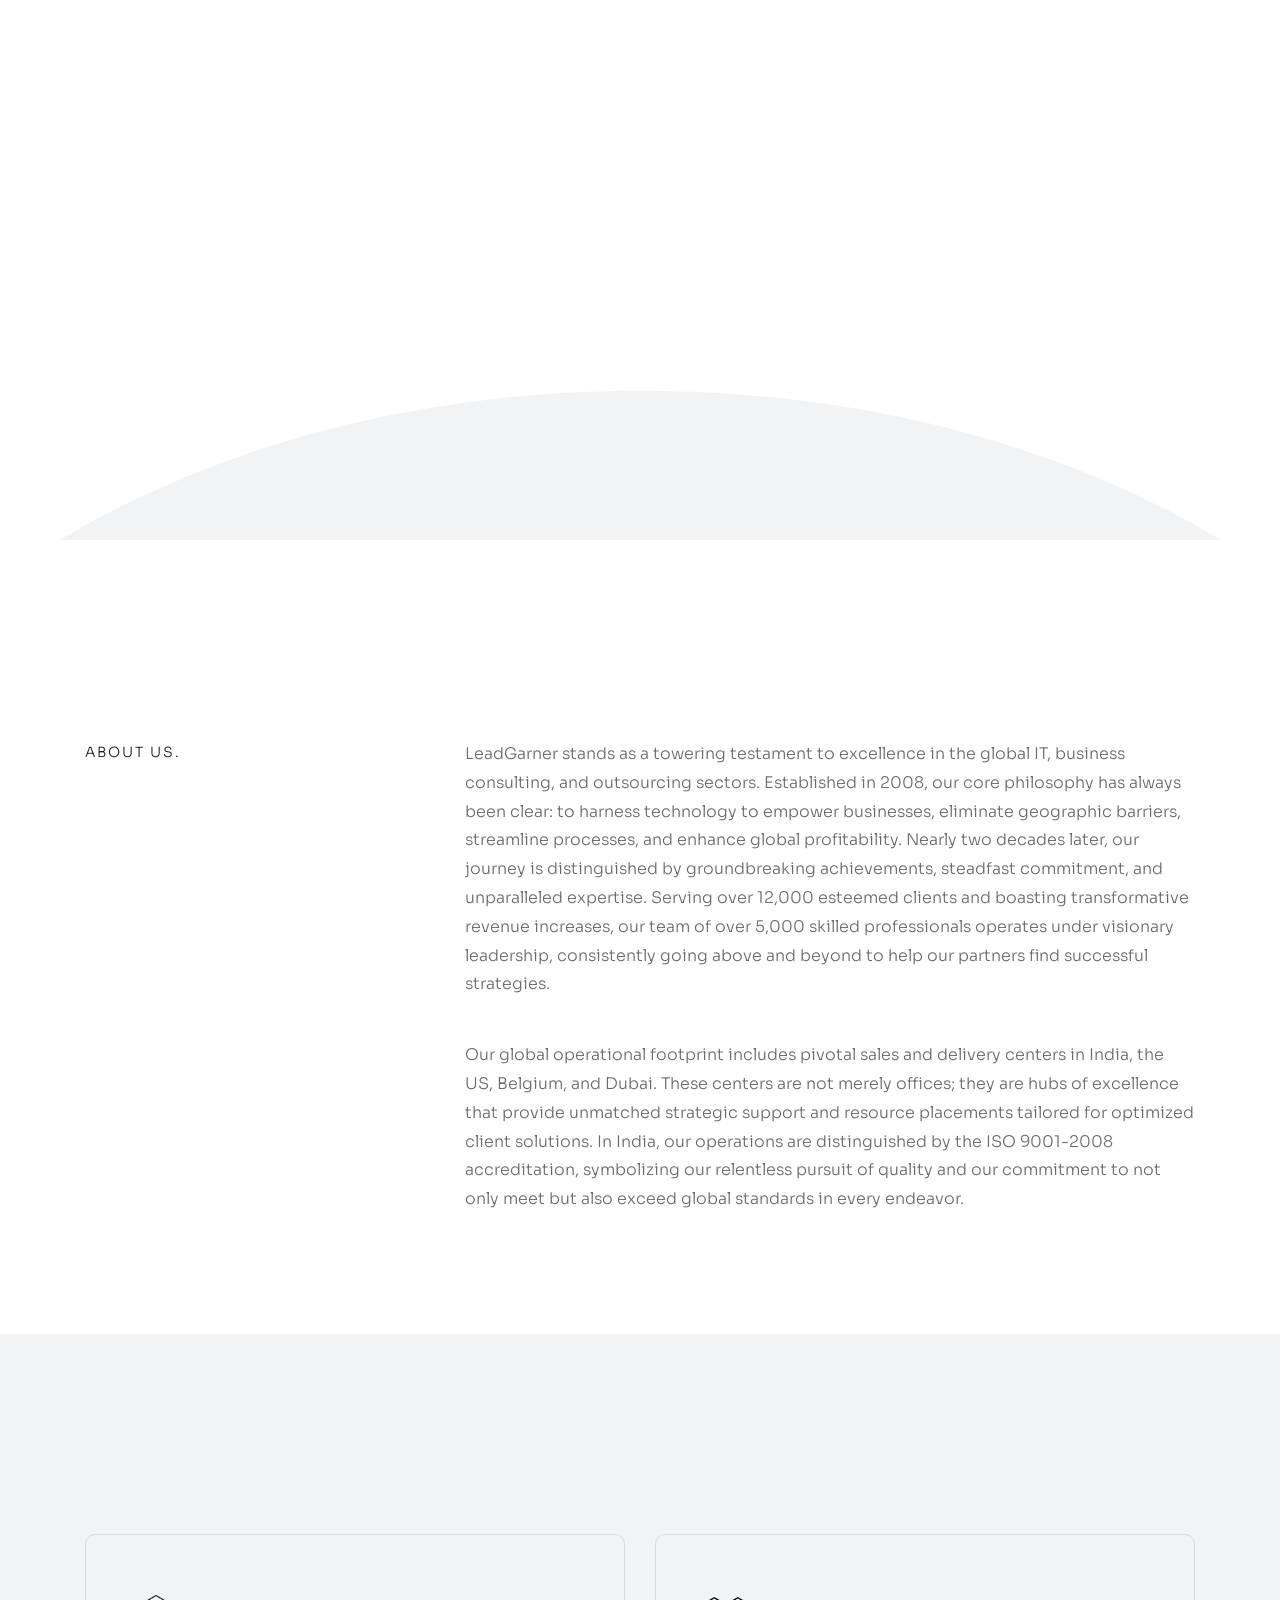
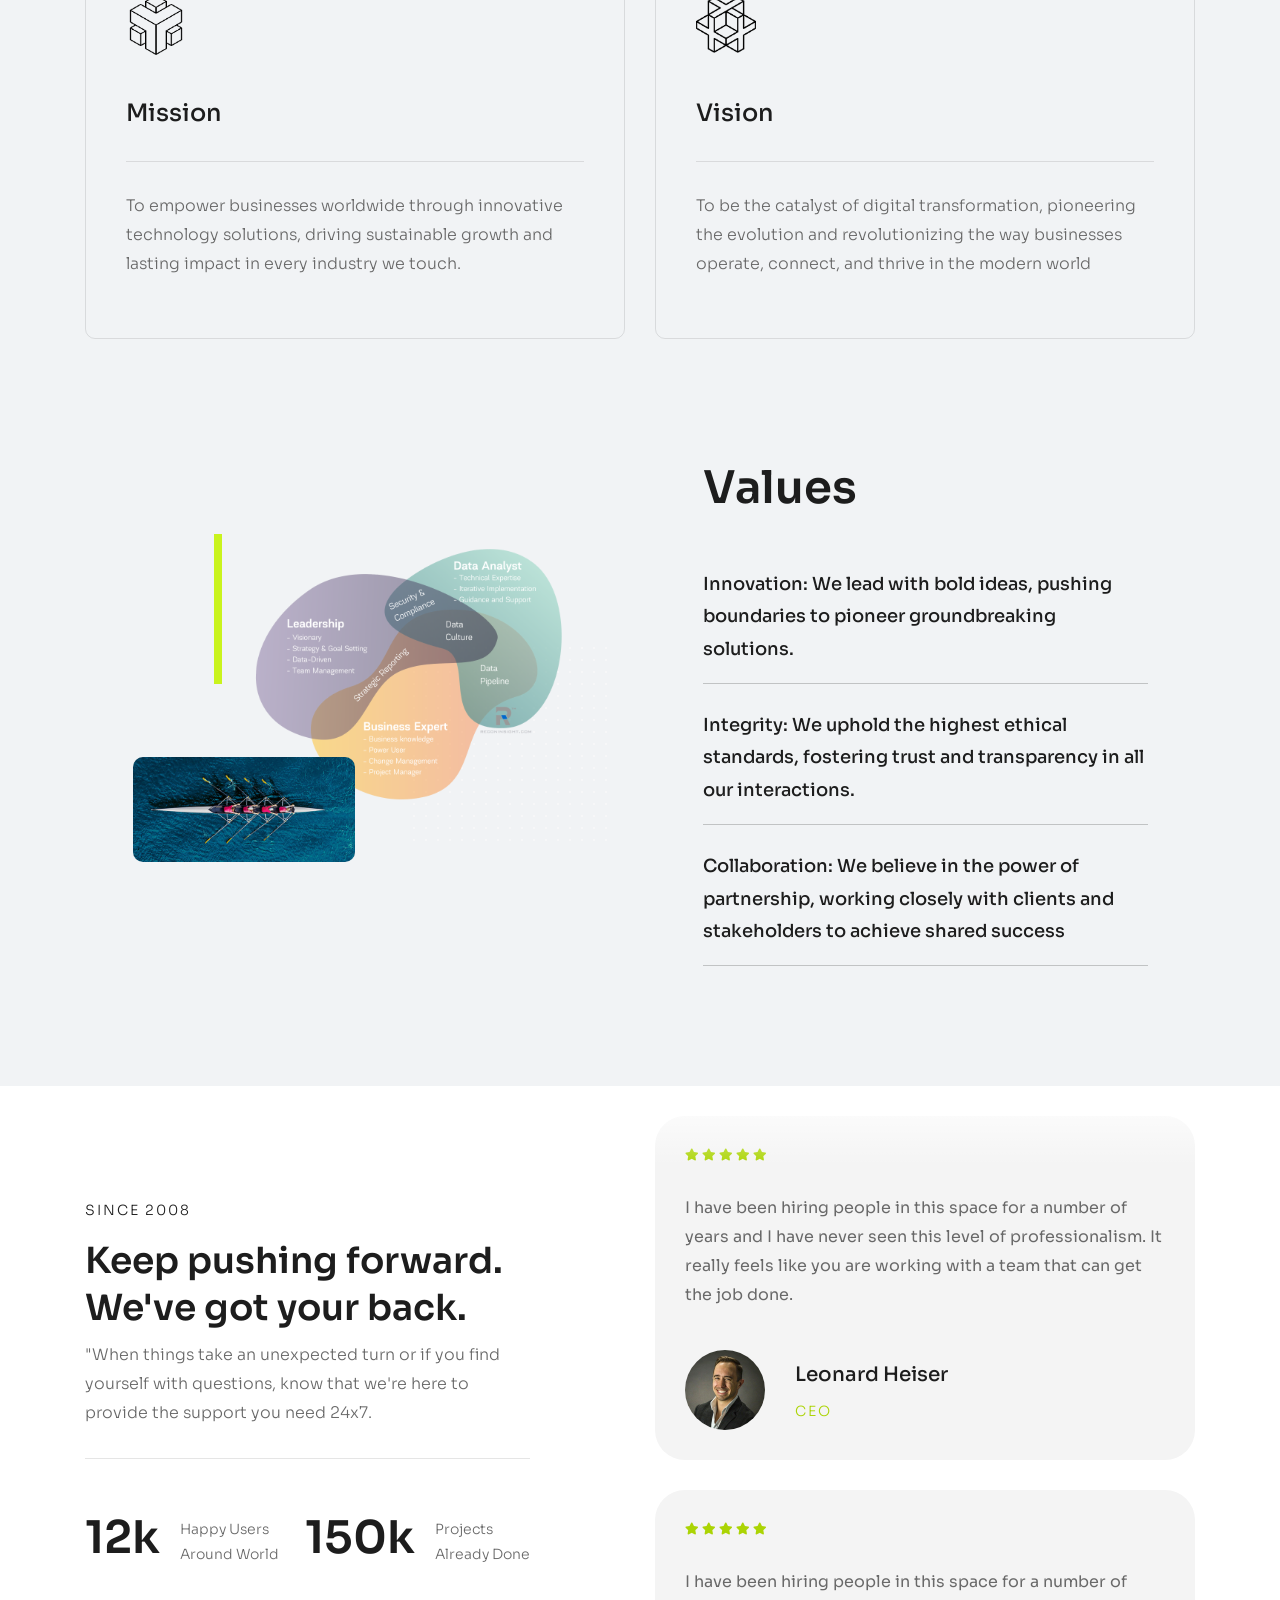
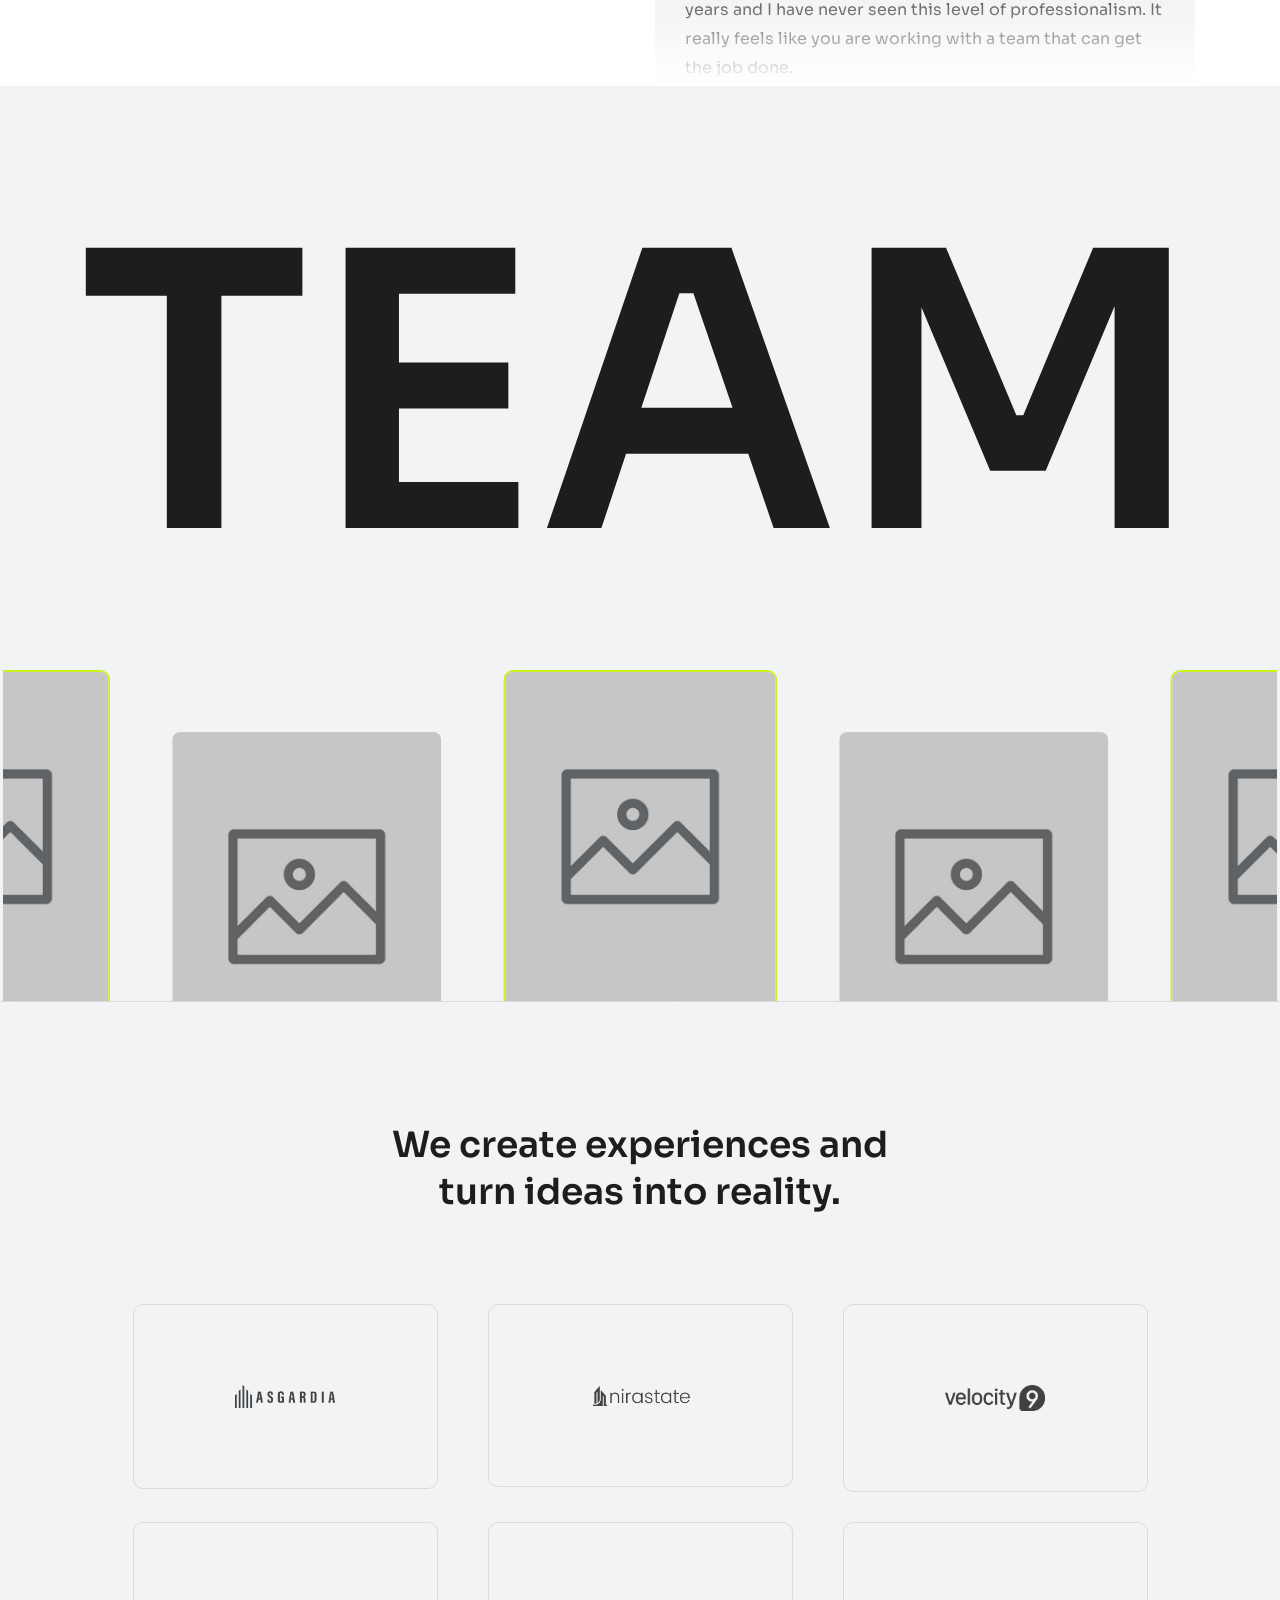
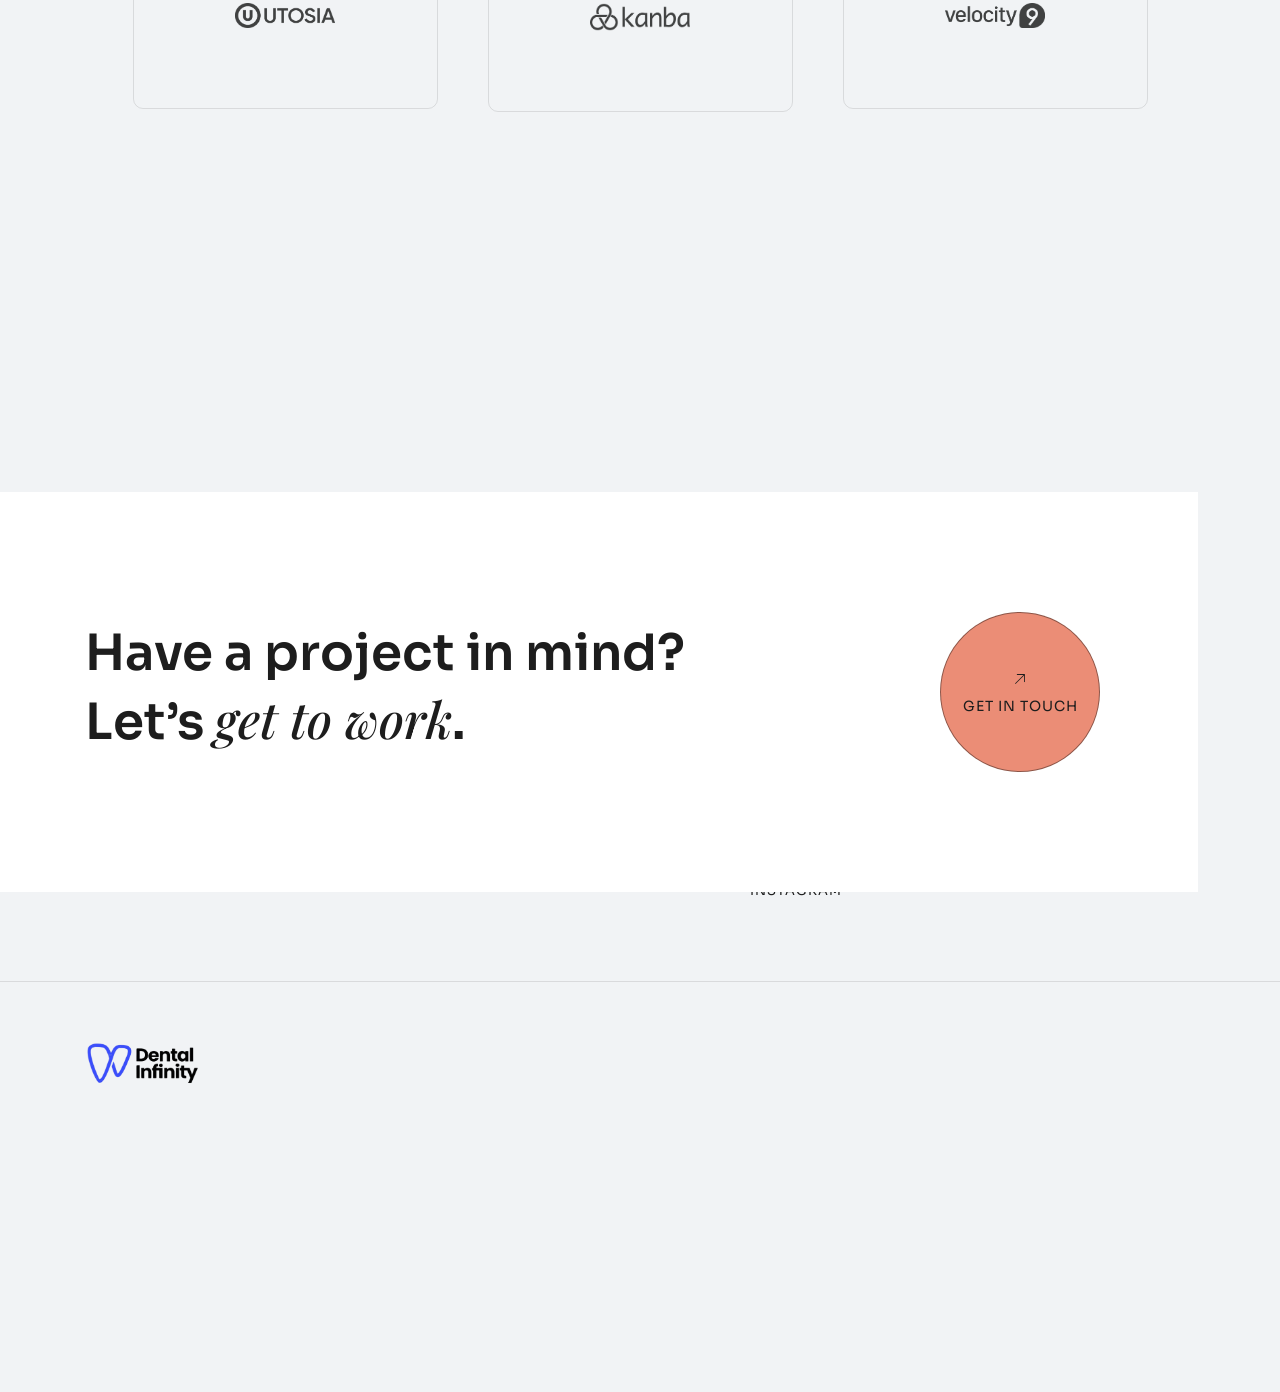
<file: about.html>
<!DOCTYPE html>
<html lang="zxx">

<head>
    <!-- Metas -->
    <meta charset="utf-8">
    <meta http-equiv="X-UA-Compatible" content="IE=edge">
    <meta name="viewport" content="width=device-width, initial-scale=1, maximum-scale=1">
    <meta name="keywords" content="LeadGarner">
    <meta name="description" content="LeadGarner">
    <meta name="author" content="">
    <!-- Title  -->
    <title>About</title>
    <!-- Favicon -->
    <link rel="shortcut icon" href="assets/imgs/favicon.ico">
    <!-- Google Fonts -->
    <link href="https://fonts.googleapis.com/css?family=Poppins:100,200,300,400,500,600,700,800,900&display=swap" rel="stylesheet">
    <link href="https://fonts.googleapis.com/css2?family=Sora:wght@100;200;300;400;500;600;700;800&display=swap" rel="stylesheet">
    <link href="https://fonts.googleapis.com/css2?family=Playfair+Display:ital,wght@0,400;0,500;0,600;0,700;0,800;1,400;1,500;1,600;1,700;1,800&display=swap" rel="stylesheet">
    <!-- Plugins -->
    <link rel="stylesheet" href="assets/css/plugins.css">
    <!-- Core Style Css -->
    <link rel="stylesheet" href="assets/css/style.css">
</head>

<body class="home-startup main-bg">
    <!-- ==================== Start Loading ==================== -->
    <div class="loader-wrap">
        <svg viewBox="0 0 1000 1000" preserveAspectRatio="none">
            <path id="svg" d="M0,1005S175,995,500,995s500,5,500,5V0H0Z"></path>
        </svg>
        <div class="loader-wrap-heading">
            <div class="load-text">
                <span>L</span>
                <span>E</span>
                <span>A</span>
                <span>D</span>
                <span>G</span>
                <span>A</span>
                <span>R</span>
                <span>N</span>
                <span>E</span>
                <span>R</span>
            </div>
        </div>
    </div>
    <!-- ==================== End Loading ==================== -->
    <div class="cursor"></div>
    <!-- ==================== Start progress-scroll-button ==================== -->
    <div class="progress-wrap cursor-pointer">
        <svg class="progress-circle svg-content" width="100%" height="100%" viewBox="-1 -1 102 102">
            <path d="M50,1 a49,49 0 0,1 0,98 a49,49 0 0,1 0,-98" />
        </svg>
    </div>
    <!-- ==================== End progress-scroll-button ==================== -->
    <!-- ==================== Start Navbar ==================== -->
    <nav class="navbar navbar-expand-lg main-bg">
        <div class="container">
            <!-- Logo -->
            <a class="logo icon-img-100" href="index.html">
                <img src="assets/imgs/logo-light.png" alt="logo">
            </a>
            <button class="navbar-toggler" type="button" data-toggle="collapse" data-target="#navbarSupportedContent" aria-controls="navbarSupportedContent" aria-expanded="false" aria-label="Toggle navigation">
                <span class="icon-bar"><i class="fas fa-bars"></i></span>
            </button>
            <!-- navbar links -->
            <div class="collapse navbar-collapse justify-content-center" id="navbarSupportedContent">
                <ul class="navbar-nav">
                    <li class="nav-item">
                        <a class="nav-link" href="index.html"><span class="rolling-text">Home</span></a>
                    </li>
                    <li class="nav-item dropdown">
                        <a class="nav-link dropdown-toggle" data-toggle="dropdown" href="#" role="button" aria-haspopup="true" aria-expanded="false"><span class="rolling-text">Business Services</span></a>
                        <div class="dropdown-menu mega-menu">
                            <div class="container">
                                <div class="row">
                                    <div class="col-lg-3">
                                        <div class="clumn">
                                            <div class="title">
                                                <h6 class="sub-title ls1">Services</h6>
                                            </div>
                                            <div class="links">
                                                <a class="dropdown-item" href="call-center-services.html">Call Center Services
                                                </a>
                                                <!-- <a class="dropdown-item" href="research-analysis.html">Research and Analysis
                                                </a> -->
                                                <a class="dropdown-item" href="software-development.html">Software Development
                                                </a>
                                                <a class="dropdown-item" href="finance-accounting.html">Finance & Accounting
                                                </a>
                                                <!-- <a class="dropdown-item" href="mortgage-support.html">Mortgage Support
                                                </a> -->
                                                <a class="dropdown-item" href="healthcare-bpo.html">Healthcare BPO
                                                </a>
                                                <a class="dropdown-item" href="insurance-bpo.html">Insurance BPO
                                                </a>
                                                <a class="dropdown-item" href="legal-process-outsourcing.html">Legal Process Outsourcing
                                                </a>
                                                <a class="dropdown-item" href="digital-marketing.html">Digital Marketing
                                                </a>
                                                <a class="dropdown-item" href="transcription-services.html">Transcription Services
                                                </a>
                                            </div>
                                        </div>
                                    </div>
                                    <div class="col-lg-3">
                                        <div class="clumn">
                                            <div class="title">
                                                <h6 class="sub-title ls1">HEALTHCARE</h6>
                                            </div>
                                            <div class="links">
                                                <a class="dropdown-item" href="medical-billing-services.html">Medical Billing Services
                                                </a>
                                                <a class="dropdown-item" href="medical-coding-services.html">Medical Coding Services
                                                </a>
                                                <a class="dropdown-item" href="revenue-cycle-management-services.html">Revenue Cycle Management
                                                </a>
                                                <a class="dropdown-item" href="medical-audit-services.html">Medical Audit Services
                                                </a>
                                                <!-- <a class="dropdown-item" href="insurance-eligibility.html">Insurance Eligibility Verification
                                                </a> -->
                                                <!-- <a class="dropdown-item" href="emr-data-entry.html">EMR Data Entry
                                                </a>
                                                <a class="dropdown-item" href="emr-data-migration.html">EMR Data Migration
                                                </a>
                                                <a class="dropdown-item" href="medical-transcription.html">Medical Transcription</a>
                                                <a class="dropdown-item" href="teleradiology.html">Teleradiology Services
                                                </a> -->
                                            </div>
                                        </div>
                                    </div>
                                    <div class="col-lg-3">
                                        <div class="clumn">
                                            <div class="title">
                                                <h6 class="sub-title ls1">LEGAL
                                                </h6>
                                            </div>
                                            <div class="links">
                                                <a class="dropdown-item" href="litigation-support.html">Litigation Support
                                                </a>
                                                <a class="dropdown-item" href="contract-management.html">Contract Management
                                                </a>
                                                <a class="dropdown-item" href="paralegal-support.html">Paralegal Support Services
                                                </a>
                                                <a class="dropdown-item" href="legal-researh.html">Legal Research Services
                                                </a>
                                                <a class="dropdown-item" href="client-intake-services.html">Client Intake Services
                                                </a>
                                                <a class="dropdown-item" href="medical-records-retrieval.html">Medical Records Retrieval
                                                </a>
                                                <a class="dropdown-item" href="document-review.html">Document Review Services
                                                </a>
                                            </div>
                                        </div>
                                    </div>
                                    <div class="col-lg-3">
                                        <div class="clumn">
                                            <div class="title">
                                                <h6 class="sub-title ls1">INSURANCE</h6>
                                            </div>
                                            <div class="links">
                                                <a class="dropdown-item" href="insurance-agencies.html">Insurance Agencies
                                                </a>
                                                <a class="dropdown-item" href="insurance-carriers.html">Insurance Carriers
                                                </a>
                                                <a class="dropdown-item" href="insurance-mgas.html">Insurance MGAs
                                                </a>
                                                <a class="dropdown-item" href="insurance-backoffice-services.html">Insurance Backoffice Services</a>
                                            </div>
                                        </div>
                                    </div>
                                </div>
                            </div>
                        </div>
                    </li>
                    <li class="nav-item">
                        <a class="nav-link" href="cloud.html"><span class="rolling-text">CLOUD</span></a>
                    </li>
                    <li class="nav-item dropdown">
                        <a class="nav-link dropdown-toggle" data-toggle="dropdown" href="#" role="button" aria-haspopup="true" aria-expanded="false"><span class="rolling-text">KNOWLEDGE HUB</span></a>
                        <ul class="dropdown-menu">
                            <!-- <li><a class="dropdown-item" href="case-studies.html">Case Studies</a></li> -->
                            <li><a class="dropdown-item" href="blog.html">Blogs</a></li>
                            <!-- <li><a class="dropdown-item" href="press-release.html">Press Release</a></li> -->
                            <li><a class="dropdown-item" href="webinar.html">Webinar</a></li>
                            <!-- <li><a class="dropdown-item" href="testimonials.html">Testimonials</a></li> -->
                        </ul>
                    </li>
                    <li class="nav-item">
                        <a class="nav-link" href="about.html"><span class="rolling-text">About</span></a>
                    </li>
                    <li class="nav-item">
                        <a class="nav-link" href="page-contact.html"><span class="rolling-text">Contact</span></a>
                    </li>
                </ul>
            </div>
        </div>
    </nav>
    <!-- ==================== End Navbar ==================== -->
    <main>
        <!-- ==================== Start Slider ==================== -->
        <header class="page-header section-padding pb-0">
            <div class="container mt-80">
                <div class="row">
                    <div class="col-lg-8">
                        <div class="caption">
                            <!-- <h6 class="sub-title">Who We Are ?</h6> -->
                            <h1 class="fz-55">Technology Driven Human Expertise</h1>
                        </div>
                    </div>
                </div>
                <!-- <div class="row">
                    <div class="col-lg-5 offset-lg-4">
                        <div class="text mt-30">
                            <p>We help our clients succeed by creating brand identities, digital experiences, and print materials that communicate clearly, achieve marketing goals, and look fantastic.</p>
                        </div>
                    </div>
                </div> -->
            </div>
            <!-- <div class="main-marq xlrg section-padding pb-0">
                <div class="slide-har st1">
                    <div class="box">
                        <div class="item">
                            <h4>About Us</h4>
                        </div>
                        <div class="item">
                            <h4>About Us</h4>
                        </div>
                        <div class="item">
                            <h4>About Us</h4>
                        </div>
                        <div class="item">
                            <h4>About Us</h4>
                        </div>
                        <div class="item">
                            <h4>About Us</h4>
                        </div>
                    </div>
                    <div class="box">
                        <div class="item">
                            <h4>About Us</h4>
                        </div>
                        <div class="item">
                            <h4>About Us</h4>
                        </div>
                        <div class="item">
                            <h4>About Us</h4>
                        </div>
                        <div class="item">
                            <h4>About Us</h4>
                        </div>
                        <div class="item">
                            <h4>About Us</h4>
                        </div>
                    </div>
                </div>
            </div> -->
        </header>
        <!-- ==================== End Slider ==================== -->
        <!-- ==================== Start About ==================== -->
        <section class="pg-about section-padding sub-bg">
            <div class="container">
                <div class="row">
                    <!-- <div class="col-lg-4">
                        <div class="bg-img radius-10 md-mb50" data-background="assets/imgs/about/sq1.jpg"></div>
                    </div>
                    <div class="col-lg-8">
                        <div class="bg-img radius-10" data-background="assets/imgs/about/sq2.jpg"></div>
                    </div> -->
                    <div class="col-lg-4">
                        <div class="sec-head mt-80">
                            <h6 class="sub-title">ABOUT US.</h6>
                        </div>
                    </div>
                    <div class="col-lg-8">
                        <div class="cont mt-80">
                            <p>LeadGarner stands as a towering testament to excellence in the global IT, business consulting, and outsourcing sectors. Established in 2008, our core philosophy has always been clear: to harness technology to empower businesses, eliminate geographic barriers, streamline processes, and enhance global profitability. Nearly two decades later, our journey is distinguished by groundbreaking achievements, steadfast commitment, and unparalleled expertise. Serving over 12,000 esteemed clients and boasting transformative revenue increases, our team of over 5,000 skilled professionals operates under visionary leadership, consistently going above and beyond to help our partners find successful strategies.</p><br><br>
                            <p>Our global operational footprint includes pivotal sales and delivery centers in India, the US, Belgium, and Dubai. These centers are not merely offices; they are hubs of excellence that provide unmatched strategic support and resource placements tailored for optimized client solutions. In India, our operations are distinguished by the ISO 9001-2008 accreditation, symbolizing our relentless pursuit of quality and our commitment to not only meet but also exceed global standards in every endeavor.
                            </p>
                        </div>
                    </div>
                </div>
            </div>
        </section>
        <!-- ==================== End About ==================== -->
        <!-- ==================== Start Services ==================== -->
        <section class="serv-box section-padding">
            <div class="container">
                <div class="sec-lg-head mb-80">
                    <div class="row">
                        <div class="col-lg-8">
                            <!-- <div class="position-re">
                                <h6 class="dot-titl-non mb-10">Featured Services</h6>
                                <h2 class="fz-60 fw-700">Our Services</h2>
                            </div> -->
                        </div>
                        <!-- <div class="col-lg-4 d-flex align-items-center">
                            <div class="text">
                                <p>Nemo enim ipsam voluptatem quia voluptas sit odit aut fugit, sed quia.</p>
                            </div>
                        </div> -->
                    </div>
                </div>
                <div class="row">
                    <div class="col-lg-6">
                        <div class="serv-item md-mb50 radius-10">
                            <div class="icon-img-60 mb-40">
                                <img src="assets/imgs/serv-icons/0.png" alt="">
                            </div>
                            <h5 class="mb-30 pb-30 bord-thin-bottom">Mission</h5>
                            <p>To empower businesses worldwide through innovative technology solutions, driving sustainable growth and lasting impact in every industry we touch.</p>
                        </div>
                    </div>
                    <div class="col-lg-6">
                        <div class="serv-item md-mb50 radius-10">
                            <div class="icon-img-60 mb-40">
                                <img src="assets/imgs/serv-icons/1.png" alt="">
                            </div>
                            <h5 class="mb-30 pb-30 bord-thin-bottom">Vision</h5>
                            <p>To be the catalyst of digital transformation, pioneering the evolution and revolutionizing the way businesses operate, connect, and thrive in the modern world</p>
                        </div>
                    </div>
                    <!-- <div class="col-lg-4">
                        <div class="serv-item radius-10">
                            <div class="icon-img-60 mb-40">
                                <img src="assets/imgs/serv-icons/2.png" alt="">
                            </div>
                            <h5 class="mb-30 pb-30 bord-thin-bottom">Values</h5>
                            <p>Creating a higher spacing and how people move through a unique.</p>
                        </div>
                    </div> -->
                </div>
            </div>
        </section>
        <!-- ==================== End Services ==================== -->
        <!-- ==================== Start about ==================== -->
        <section class="intro-corp section-padding pt-0">
            <div class="container">
                <div class="row justify-content-around">
                    <div class="col-lg-5 valign md-mb50">
                        <div class="imgs mb-80">
                            <div class="img1">
                                <img src="assets/imgs/about/sq34.png" alt="" class="radius-10">
                            </div>
                            <div class="img2">
                                <img src="assets/imgs/about/sq2.jpg" alt="" class="radius-10">
                            </div>
                        </div>
                    </div>
                    <div class="col-lg-5 valign">
                        <div class="cont">
                            <div class="text">
                                <h2 class="d-slideup wow">
                                    <span class="sideup-text">
                                        <span class="up-text">Values</span>
                                    </span>
                                    <!-- <span class="sideup-text">
                                        <span class="up-text">process behind our</span>
                                    </span>
                                    <span class="sideup-text">
                                        <span class="up-text"><span>digital marketing</span>.</span>
                                    </span> -->
                                </h2>
                            </div>
                            <div class="accordion bord mt-40">
                                <div class="item mb-15 wow fadeInUp" data-wow-delay=".1s">
                                    <div class="title">
                                        <h6 class="fz-18">Innovation: We lead with bold ideas, pushing boundaries to pioneer groundbreaking solutions.
                                        </h6>
                                    </div>
                                </div>
                                <div class="item mb-15 wow fadeInUp" data-wow-delay=".3s">
                                    <div class="title">
                                        <h6 class="fz-18">Integrity: We uphold the highest ethical standards, fostering trust and transparency in all our interactions.</h6>
                                    </div>
                                </div>
                                <div class="item wow fadeInUp" data-wow-delay=".5s">
                                    <div class="title">
                                        <h6 class="fz-18">Collaboration: We believe in the power of partnership, working closely with clients and stakeholders to achieve shared success</h6>
                                    </div>
                                </div>
                            </div>
                        </div>
                    </div>
                </div>
            </div>
        </section>
        <!-- ==================== End about ==================== -->
        <!-- ==================== Start Testimonials ==================== -->
        <section class="testim-vrt sub-bg">
            <div class="container">
                <div class="row">
                    <div class="col-lg-5 valign">
                        <div class="cont">
                            <div>
                                <h6 class="sub-title mb-15">Since 2008</h6>
                                <h3>Keep pushing forward. We've got your back.</h3>
                                <div class="text mt-10 pb-30 bord-thin-bottom">
                                    <p>"When things take an unexpected turn or if you find yourself with questions, know that we're here to provide the support you need 24x7.</p>
                                </div>
                                <div class="stauts d-flex mt-20">
                                    <div class="item d-flex align-items-center mt-30">
                                        <h2 class="mr-20">12k</h2>
                                        <p class="fz-14">Happy Users <br> Around World</p>
                                    </div>
                                    <div class="item d-flex align-items-center ml-auto mt-30">
                                        <h2 class="mr-20">150k</h2>
                                        <p class="fz-14">Projects <br> Already Done</p>
                                    </div>
                                </div>
                            </div>
                        </div>
                    </div>
                    <div class="col-lg-6 offset-lg-1">
                        <div>
                            <div class="main-marqv">
                                <div class="slide-vertical st1">
                                    <div class="box">
                                        <div class="item radius-30 mt-30">
                                            <div class="cont mb-40">
                                                <div class="rate-stars mb-30 fz-12">
                                                    <span class="rate main-color">
                                                        <i class="fas fa-star"></i>
                                                        <i class="fas fa-star"></i>
                                                        <i class="fas fa-star"></i>
                                                        <i class="fas fa-star"></i>
                                                        <i class="fas fa-star"></i>
                                                    </span>
                                                </div>
                                                <p class="fw-400">I have been hiring people in this
                                                    space for a number of years
                                                    and I have never seen this level of
                                                    professionalism. It really feels like you are
                                                    working with a team that can get the job
                                                    done.</p>
                                            </div>
                                            <div class="d-flex align-items-center">
                                                <div>
                                                    <div class="img circle-80">
                                                        <img src="assets/imgs/testim/1.jpg" alt="" class="circle-img">
                                                    </div>
                                                </div>
                                                <div class="ml-30">
                                                    <div class="info">
                                                        <h6>Leonard Heiser</h6>
                                                        <span class="main-color sub-title">Ceo</span>
                                                    </div>
                                                </div>
                                            </div>
                                        </div>
                                        <div class="item radius-30 mt-30">
                                            <div class="cont mb-40">
                                                <div class="rate-stars mb-30 fz-12">
                                                    <span class="rate main-color">
                                                        <i class="fas fa-star"></i>
                                                        <i class="fas fa-star"></i>
                                                        <i class="fas fa-star"></i>
                                                        <i class="fas fa-star"></i>
                                                        <i class="fas fa-star"></i>
                                                    </span>
                                                </div>
                                                <p class="fw-400">I have been hiring people in this
                                                    space for a number of years
                                                    and I have never seen this level of
                                                    professionalism. It really feels like you are
                                                    working with a team that can get the job
                                                    done.</p>
                                            </div>
                                            <div class="d-flex align-items-center">
                                                <div>
                                                    <div class="img circle-80">
                                                        <img src="assets/imgs/testim/1.jpg" alt="" class="circle-img">
                                                    </div>
                                                </div>
                                                <div class="ml-30">
                                                    <div class="info">
                                                        <h6>Leonard Heiser</h6>
                                                        <span class="main-color sub-title">Ceo</span>
                                                    </div>
                                                </div>
                                            </div>
                                        </div>
                                        <div class="item radius-30 mt-30">
                                            <div class="cont mb-40">
                                                <div class="rate-stars mb-30 fz-12">
                                                    <span class="rate main-color">
                                                        <i class="fas fa-star"></i>
                                                        <i class="fas fa-star"></i>
                                                        <i class="fas fa-star"></i>
                                                        <i class="fas fa-star"></i>
                                                        <i class="fas fa-star"></i>
                                                    </span>
                                                </div>
                                                <p class="fw-400">I have been hiring people in this
                                                    space for a number of years
                                                    and I have never seen this level of
                                                    professionalism. It really feels like you are
                                                    working with a team that can get the job
                                                    done.</p>
                                            </div>
                                            <div class="d-flex align-items-center">
                                                <div>
                                                    <div class="img circle-80">
                                                        <img src="assets/imgs/testim/1.jpg" alt="" class="circle-img">
                                                    </div>
                                                </div>
                                                <div class="ml-30">
                                                    <div class="info">
                                                        <h6>Leonard Heiser</h6>
                                                        <span class="main-color sub-title">Ceo</span>
                                                    </div>
                                                </div>
                                            </div>
                                        </div>
                                    </div>
                                    <div class="box">
                                        <div class="item radius-30 mt-30">
                                            <div class="cont mb-40">
                                                <div class="rate-stars mb-30 fz-12">
                                                    <span class="rate main-color">
                                                        <i class="fas fa-star"></i>
                                                        <i class="fas fa-star"></i>
                                                        <i class="fas fa-star"></i>
                                                        <i class="fas fa-star"></i>
                                                        <i class="fas fa-star"></i>
                                                    </span>
                                                </div>
                                                <p class="fw-400">I have been hiring people in this
                                                    space for a number of years
                                                    and I have never seen this level of
                                                    professionalism. It really feels like you are
                                                    working with a team that can get the job
                                                    done.</p>
                                            </div>
                                            <div class="d-flex align-items-center">
                                                <div>
                                                    <div class="img circle-80">
                                                        <img src="assets/imgs/testim/1.jpg" alt="" class="circle-img">
                                                    </div>
                                                </div>
                                                <div class="ml-30">
                                                    <div class="info">
                                                        <h6>Leonard Heiser</h6>
                                                        <span class="main-color sub-title">Ceo</span>
                                                    </div>
                                                </div>
                                            </div>
                                        </div>
                                        <div class="item radius-30 mt-30">
                                            <div class="cont mb-40">
                                                <div class="rate-stars mb-30 fz-12">
                                                    <span class="rate main-color">
                                                        <i class="fas fa-star"></i>
                                                        <i class="fas fa-star"></i>
                                                        <i class="fas fa-star"></i>
                                                        <i class="fas fa-star"></i>
                                                        <i class="fas fa-star"></i>
                                                    </span>
                                                </div>
                                                <p class="fw-400">I have been hiring people in this
                                                    space for a number of years
                                                    and I have never seen this level of
                                                    professionalism. It really feels like you are
                                                    working with a team that can get the job
                                                    done.</p>
                                            </div>
                                            <div class="d-flex align-items-center">
                                                <div>
                                                    <div class="img circle-80">
                                                        <img src="assets/imgs/testim/1.jpg" alt="" class="circle-img">
                                                    </div>
                                                </div>
                                                <div class="ml-30">
                                                    <div class="info">
                                                        <h6>Leonard Heiser</h6>
                                                        <span class="main-color sub-title">Ceo</span>
                                                    </div>
                                                </div>
                                            </div>
                                        </div>
                                        <div class="item radius-30 mt-30">
                                            <div class="cont mb-40">
                                                <div class="rate-stars mb-30 fz-12">
                                                    <span class="rate main-color">
                                                        <i class="fas fa-star"></i>
                                                        <i class="fas fa-star"></i>
                                                        <i class="fas fa-star"></i>
                                                        <i class="fas fa-star"></i>
                                                        <i class="fas fa-star"></i>
                                                    </span>
                                                </div>
                                                <p class="fw-400">I have been hiring people in this
                                                    space for a number of years
                                                    and I have never seen this level of
                                                    professionalism. It really feels like you are
                                                    working with a team that can get the job
                                                    done.</p>
                                            </div>
                                            <div class="d-flex align-items-center">
                                                <div>
                                                    <div class="img circle-80">
                                                        <img src="assets/imgs/testim/1.jpg" alt="" class="circle-img">
                                                    </div>
                                                </div>
                                                <div class="ml-30">
                                                    <div class="info">
                                                        <h6>Leonard Heiser</h6>
                                                        <span class="main-color sub-title">Ceo</span>
                                                    </div>
                                                </div>
                                            </div>
                                        </div>
                                    </div>
                                </div>
                            </div>
                        </div>
                    </div>
                </div>
            </div>
        </section>
        <!-- ==================== End Testimonials ==================== -->
        <!-- ==================== Start team ==================== -->
        <section class="team-crev section-padding pb-0 bord-thin-bottom">
            <div class="container-fluid rest">
                <div class="row">
                    <div class="col-12">
                        <div class="sec-head-lg text-center text-u mb-80" id="sticky_item">
                            <h2>Team</h2>
                        </div>
                        <div class="swiper4" data-carousel="swiper" data-items="4" data-loop="true" data-space="60" data-center="true" data-speed="1000">
                            <div id="content-carousel-container-unq-team" class="swiper-container" data-swiper="container">
                                <div class="swiper-wrapper">
                                    <div class="swiper-slide">
                                        <div class="item">
                                            <div class="img">
                                                <img src="assets/imgs/team/1.jpg" alt="">
                                            </div>
                                            <div class="info">
                                                <div class="main-marq team-position">
                                                    <div class="slide-har st1 non-strok">
                                                        <div class="box">
                                                            <div class="item">
                                                                <h4>Founder</h4>
                                                            </div>
                                                            <div class="item">
                                                                <h4>Founder</h4>
                                                            </div>
                                                            <div class="item">
                                                                <h4>Founder</h4>
                                                            </div>
                                                            <div class="item">
                                                                <h4>Founder</h4>
                                                            </div>
                                                            <div class="item">
                                                                <h4>Founder</h4>
                                                            </div>
                                                        </div>
                                                        <div class="box">
                                                            <div class="item">
                                                                <h4>Mohammed Wasim</h4>
                                                            </div>
                                                            <div class="item">
                                                                <h4>Co-Founder</h4>
                                                            </div>
                                                            <div class="item">
                                                                <h4>Mohammed Wasim</h4>
                                                            </div>
                                                            <div class="item">
                                                                <h4>Co-Founder</h4>
                                                            </div>
                                                            <div class="item">
                                                                <h4>Mohammed Wasim</h4>
                                                            </div>
                                                        </div>
                                                    </div>
                                                </div>
                                                <div class="main-marq team-name">
                                                    <div class="slide-har st1 non-strok">
                                                        <div class="box">
                                                            <div class="item">
                                                                <h4>adrian parody</h4>
                                                            </div>
                                                            <div class="item">
                                                                <h4>adrian parody</h4>
                                                            </div>
                                                            <div class="item">
                                                                <h4>adrian parody</h4>
                                                            </div>
                                                            <div class="item">
                                                                <h4>adrian parody</h4>
                                                            </div>
                                                            <div class="item">
                                                                <h4>adrian parody</h4>
                                                            </div>
                                                        </div>
                                                        <div class="box">
                                                            <div class="item">
                                                                <h4>adrian parody</h4>
                                                            </div>
                                                            <div class="item">
                                                                <h4>adrian parody</h4>
                                                            </div>
                                                            <div class="item">
                                                                <h4>adrian parody</h4>
                                                            </div>
                                                            <div class="item">
                                                                <h4>adrian parody</h4>
                                                            </div>
                                                            <div class="item">
                                                                <h4>adrian parody</h4>
                                                            </div>
                                                        </div>
                                                    </div>
                                                </div>
                                            </div>
                                        </div>
                                    </div>
                                    <div class="swiper-slide">
                                        <div class="item">
                                            <div class="img">
                                                <img src="assets/imgs/team/2.jpg" alt="">
                                            </div>
                                            <div class="info">
                                                <div class="main-marq team-position">
                                                    <div class="slide-har st1 non-strok">
                                                        <div class="box">
                                                            <div class="item">
                                                                <h4>Co-Founder</h4>
                                                            </div>
                                                            <div class="item">
                                                                <h4>Co-Founder</h4>
                                                            </div>
                                                            <div class="item">
                                                                <h4>Co-Founder</h4>
                                                            </div>
                                                            <div class="item">
                                                                <h4>Co-Founder</h4>
                                                            </div>
                                                            <div class="item">
                                                                <h4>Co-Founder</h4>
                                                            </div>
                                                        </div>
                                                        <div class="box">
                                                            <div class="item">
                                                                <h4>Co-Founder</h4>
                                                            </div>
                                                            <div class="item">
                                                                <h4>Co-Founder</h4>
                                                            </div>
                                                            <div class="item">
                                                                <h4>Co-Founder</h4>
                                                            </div>
                                                            <div class="item">
                                                                <h4>Co-Founder</h4>
                                                            </div>
                                                            <div class="item">
                                                                <h4>Co-Founder</h4>
                                                            </div>
                                                        </div>
                                                    </div>
                                                </div>
                                                <div class="main-marq team-name">
                                                    <div class="slide-har st1 non-strok">
                                                        <div class="box">
                                                            <div class="item">
                                                                <h4>adrian parody</h4>
                                                            </div>
                                                            <div class="item">
                                                                <h4>adrian parody</h4>
                                                            </div>
                                                            <div class="item">
                                                                <h4>adrian parody</h4>
                                                            </div>
                                                            <div class="item">
                                                                <h4>adrian parody</h4>
                                                            </div>
                                                            <div class="item">
                                                                <h4>adrian parody</h4>
                                                            </div>
                                                        </div>
                                                        <div class="box">
                                                            <div class="item">
                                                                <h4>adrian parody</h4>
                                                            </div>
                                                            <div class="item">
                                                                <h4>adrian parody</h4>
                                                            </div>
                                                            <div class="item">
                                                                <h4>adrian parody</h4>
                                                            </div>
                                                            <div class="item">
                                                                <h4>adrian parody</h4>
                                                            </div>
                                                            <div class="item">
                                                                <h4>adrian parody</h4>
                                                            </div>
                                                        </div>
                                                    </div>
                                                </div>
                                            </div>
                                        </div>
                                    </div>
                                    <div class="swiper-slide">
                                        <div class="item">
                                            <div class="img">
                                                <img src="assets/imgs/team/3.jpg" alt="">
                                            </div>
                                            <div class="info">
                                                <div class="main-marq team-position">
                                                    <div class="slide-har st1 non-strok">
                                                        <div class="box">
                                                            <div class="item">
                                                                <h4>Co-Founder</h4>
                                                            </div>
                                                            <div class="item">
                                                                <h4>Co-Founder</h4>
                                                            </div>
                                                            <div class="item">
                                                                <h4>Co-Founder</h4>
                                                            </div>
                                                            <div class="item">
                                                                <h4>Co-Founder</h4>
                                                            </div>
                                                            <div class="item">
                                                                <h4>Co-Founder</h4>
                                                            </div>
                                                        </div>
                                                        <div class="box">
                                                            <div class="item">
                                                                <h4>Co-Founder</h4>
                                                            </div>
                                                            <div class="item">
                                                                <h4>Co-Founder</h4>
                                                            </div>
                                                            <div class="item">
                                                                <h4>Co-Founder</h4>
                                                            </div>
                                                            <div class="item">
                                                                <h4>Co-Founder</h4>
                                                            </div>
                                                            <div class="item">
                                                                <h4>Co-Founder</h4>
                                                            </div>
                                                        </div>
                                                    </div>
                                                </div>
                                                <div class="main-marq team-name">
                                                    <div class="slide-har st1 non-strok">
                                                        <div class="box">
                                                            <div class="item">
                                                                <h4>adrian parody</h4>
                                                            </div>
                                                            <div class="item">
                                                                <h4>adrian parody</h4>
                                                            </div>
                                                            <div class="item">
                                                                <h4>adrian parody</h4>
                                                            </div>
                                                            <div class="item">
                                                                <h4>adrian parody</h4>
                                                            </div>
                                                            <div class="item">
                                                                <h4>adrian parody</h4>
                                                            </div>
                                                        </div>
                                                        <div class="box">
                                                            <div class="item">
                                                                <h4>adrian parody</h4>
                                                            </div>
                                                            <div class="item">
                                                                <h4>adrian parody</h4>
                                                            </div>
                                                            <div class="item">
                                                                <h4>adrian parody</h4>
                                                            </div>
                                                            <div class="item">
                                                                <h4>adrian parody</h4>
                                                            </div>
                                                            <div class="item">
                                                                <h4>adrian parody</h4>
                                                            </div>
                                                        </div>
                                                    </div>
                                                </div>
                                            </div>
                                        </div>
                                    </div>
                                    <div class="swiper-slide">
                                        <div class="item">
                                            <div class="img">
                                                <img src="assets/imgs/team/4.jpg" alt="">
                                            </div>
                                            <div class="info">
                                                <div class="main-marq team-position">
                                                    <div class="slide-har st1 non-strok">
                                                        <div class="box">
                                                            <div class="item">
                                                                <h4>Co-Founder</h4>
                                                            </div>
                                                            <div class="item">
                                                                <h4>Co-Founder</h4>
                                                            </div>
                                                            <div class="item">
                                                                <h4>Co-Founder</h4>
                                                            </div>
                                                            <div class="item">
                                                                <h4>Co-Founder</h4>
                                                            </div>
                                                            <div class="item">
                                                                <h4>Co-Founder</h4>
                                                            </div>
                                                        </div>
                                                        <div class="box">
                                                            <div class="item">
                                                                <h4>Co-Founder</h4>
                                                            </div>
                                                            <div class="item">
                                                                <h4>Co-Founder</h4>
                                                            </div>
                                                            <div class="item">
                                                                <h4>Co-Founder</h4>
                                                            </div>
                                                            <div class="item">
                                                                <h4>Co-Founder</h4>
                                                            </div>
                                                            <div class="item">
                                                                <h4>Co-Founder</h4>
                                                            </div>
                                                        </div>
                                                    </div>
                                                </div>
                                                <div class="main-marq team-name">
                                                    <div class="slide-har st1 non-strok">
                                                        <div class="box">
                                                            <div class="item">
                                                                <h4>adrian parody</h4>
                                                            </div>
                                                            <div class="item">
                                                                <h4>adrian parody</h4>
                                                            </div>
                                                            <div class="item">
                                                                <h4>adrian parody</h4>
                                                            </div>
                                                            <div class="item">
                                                                <h4>adrian parody</h4>
                                                            </div>
                                                            <div class="item">
                                                                <h4>adrian parody</h4>
                                                            </div>
                                                        </div>
                                                        <div class="box">
                                                            <div class="item">
                                                                <h4>adrian parody</h4>
                                                            </div>
                                                            <div class="item">
                                                                <h4>adrian parody</h4>
                                                            </div>
                                                            <div class="item">
                                                                <h4>adrian parody</h4>
                                                            </div>
                                                            <div class="item">
                                                                <h4>adrian parody</h4>
                                                            </div>
                                                            <div class="item">
                                                                <h4>adrian parody</h4>
                                                            </div>
                                                        </div>
                                                    </div>
                                                </div>
                                            </div>
                                        </div>
                                    </div>
                                    <div class="swiper-slide">
                                        <div class="item">
                                            <div class="img">
                                                <img src="assets/imgs/team/3.jpg" alt="">
                                            </div>
                                            <div class="info">
                                                <div class="main-marq team-position">
                                                    <div class="slide-har st1 non-strok">
                                                        <div class="box">
                                                            <div class="item">
                                                                <h4>Co-Founder</h4>
                                                            </div>
                                                            <div class="item">
                                                                <h4>Co-Founder</h4>
                                                            </div>
                                                            <div class="item">
                                                                <h4>Co-Founder</h4>
                                                            </div>
                                                            <div class="item">
                                                                <h4>Co-Founder</h4>
                                                            </div>
                                                            <div class="item">
                                                                <h4>Co-Founder</h4>
                                                            </div>
                                                        </div>
                                                        <div class="box">
                                                            <div class="item">
                                                                <h4>Co-Founder</h4>
                                                            </div>
                                                            <div class="item">
                                                                <h4>Co-Founder</h4>
                                                            </div>
                                                            <div class="item">
                                                                <h4>Co-Founder</h4>
                                                            </div>
                                                            <div class="item">
                                                                <h4>Co-Founder</h4>
                                                            </div>
                                                            <div class="item">
                                                                <h4>Co-Founder</h4>
                                                            </div>
                                                        </div>
                                                    </div>
                                                </div>
                                                <div class="main-marq team-name">
                                                    <div class="slide-har st1 non-strok">
                                                        <div class="box">
                                                            <div class="item">
                                                                <h4>adrian parody</h4>
                                                            </div>
                                                            <div class="item">
                                                                <h4>adrian parody</h4>
                                                            </div>
                                                            <div class="item">
                                                                <h4>adrian parody</h4>
                                                            </div>
                                                            <div class="item">
                                                                <h4>adrian parody</h4>
                                                            </div>
                                                            <div class="item">
                                                                <h4>adrian parody</h4>
                                                            </div>
                                                        </div>
                                                        <div class="box">
                                                            <div class="item">
                                                                <h4>adrian parody</h4>
                                                            </div>
                                                            <div class="item">
                                                                <h4>adrian parody</h4>
                                                            </div>
                                                            <div class="item">
                                                                <h4>adrian parody</h4>
                                                            </div>
                                                            <div class="item">
                                                                <h4>adrian parody</h4>
                                                            </div>
                                                            <div class="item">
                                                                <h4>adrian parody</h4>
                                                            </div>
                                                        </div>
                                                    </div>
                                                </div>
                                            </div>
                                        </div>
                                    </div>
                                </div>
                            </div>
                        </div>
                    </div>
                </div>
            </div>
        </section>
        <!-- ==================== End team ==================== -->
        <!-- ==================== Start clients ==================== -->
        <div class="clients section-padding pb-100 position-re">
            <div class="container">
                <div class="row justify-content-center mb-80">
                    <div class="col-lg-6 text-center">
                        <div class="text">
                            <h3>We create <span>experiences</span> and turn ideas into reality.</h3>
                        </div>
                    </div>
                </div>
            </div>
            <div class="container">
                <div class="row justify-content-center">
                    <div class="col-lg-11">
                        <div class="row md-marg">
                            <div class="col-md-4 col-6 brand box-bg">
                                <div class="item mb-30 wow fadeIn" data-wow-delay=".6s">
                                    <div class="img">
                                        <img src="assets/imgs/brands/01.png" alt="">
                                    </div>
                                    <a href="#0" class="link" data-splitting>www.leadgarner.com</a>
                                </div>
                            </div>
                            <div class="col-md-4 col-6 brand box-bg">
                                <div class="item mb-30 wow fadeIn" data-wow-delay=".6s">
                                    <div class="img">
                                        <img src="assets/imgs/brands/02.png" alt="">
                                    </div>
                                    <a href="#0" class="link" data-splitting>www.leadgarner.com</a>
                                </div>
                            </div>
                            <div class="col-md-4 col-6 brand box-bg">
                                <div class="item mb-30 wow fadeIn" data-wow-delay=".8s">
                                    <div class="img">
                                        <img src="assets/imgs/brands/03.png" alt="">
                                    </div>
                                    <a href="#0" class="link" data-splitting>www.leadgarner.com</a>
                                </div>
                            </div>
                            <div class="col-md-4 col-6 brand box-bg">
                                <div class="item mb-30 wow fadeIn" data-wow-delay=".3s">
                                    <div class="img">
                                        <img src="assets/imgs/brands/04.png" alt="">
                                    </div>
                                    <a href="#0" class="link" data-splitting>www.leadgarner.com</a>
                                </div>
                            </div>
                            <div class="col-md-4 col-6 brand box-bg">
                                <div class="item mb-30 wow fadeIn" data-wow-delay=".4s">
                                    <div class="img">
                                        <img src="assets/imgs/brands/05.png" alt="">
                                    </div>
                                    <a href="#0" class="link" data-splitting>www.leadgarner.com</a>
                                </div>
                            </div>
                            <div class="col-md-4 col-6 brand box-bg">
                                <div class="item mb-30 wow fadeIn" data-wow-delay=".7s">
                                    <div class="img">
                                        <img src="assets/imgs/brands/03.png" alt="">
                                    </div>
                                    <a href="#0" class="link" data-splitting>www.leadgarner.com</a>
                                </div>
                            </div>
                        </div>
                    </div>
                </div>
            </div>
        </div>
        <!-- ==================== End clients ==================== -->
        <!-- ==================== Start call to action ==================== -->
        <section class="call-action-img">
            <div class="container">
                <div class="sec-bg-img bg-img parallaxie" data-background="assets/imgs/background/2.jpg"></div>
                <div class="sec-lg-head section-padding">
                    <div class="row ontop">
                        <div class="col-11 d-flex align-items-center">
                            <div class="valign">
                                <h2 class="fz-50 d-rotate wow">
                                    <span class="rotate-text">Have a project in mind?</span>
                                    <span class="rotate-text">Let’s <span class="sub-font">get to work</span>.</span>
                                </h2>
                            </div>
                            <div class="ml-auto">
                                <a href="#0" class="butn-circle d-flex align-items-center text-center m-auto">
                                    <div class="full-width">
                                        <span><svg width="18" height="18" viewBox="0 0 18 18" fill="none" xmlns="http://www.w3.org/2000/svg">
                                                <path d="M13.922 4.5V11.8125C13.922 11.9244 13.8776 12.0317 13.7985 12.1108C13.7193 12.1899 13.612 12.2344 13.5002 12.2344C13.3883 12.2344 13.281 12.1899 13.2018 12.1108C13.1227 12.0317 13.0783 11.9244 13.0783 11.8125V5.51953L4.79547 13.7953C4.71715 13.8736 4.61092 13.9176 4.50015 13.9176C4.38939 13.9176 4.28316 13.8736 4.20484 13.7953C4.12652 13.717 4.08252 13.6108 4.08252 13.5C4.08252 13.3892 4.12652 13.283 4.20484 13.2047L12.4806 4.92188H6.18765C6.07577 4.92188 5.96846 4.87743 5.88934 4.79831C5.81023 4.71919 5.76578 4.61189 5.76578 4.5C5.76578 4.38811 5.81023 4.28081 5.88934 4.20169C5.96846 4.12257 6.07577 4.07813 6.18765 4.07812H13.5002C13.612 4.07813 13.7193 4.12257 13.7985 4.20169C13.8776 4.28081 13.922 4.38811 13.922 4.5Z" fill="currentColor"></path>
                                            </svg></span>
                                        <span class="full-width">Get In Touch</span>
                                    </div>
                                    <img src="assets/imgs/svg-assets/circle-star.svg" alt="" class="circle-star">
                                </a>
                            </div>
                        </div>
                    </div>
                </div>
            </div>
        </section>
        <!-- ==================== End call to action ==================== -->
    </main>
    <!-- ==================== Start Footer ==================== -->
    <footer>
        <div class="footer-container">
            <div class="container pb-80 pt-80 ontop">
                <div class="row">
                    <div class="col-lg-3">
                        <div class="colum md-mb50">
                            <div class="tit mb-20">
                                <h6>Address</h6>
                            </div>
                            <div class="text">
                                <p>Germany — 785 15h Street, Office 478 Berlin, De 81566</p>
                            </div>
                        </div>
                    </div>
                    <div class="col-lg-3 offset-lg-1">
                        <div class="colum md-mb50">
                            <div class="tit mb-20">
                                <h6>Say Hello</h6>
                            </div>
                            <div class="text">
                                <p class="mb-10">
                                    <a href="#0">hello@design.com</a>
                                </p>
                                <h5>
                                    <a href="#">+1 840 841 25 69</a>
                                </h5>
                            </div>
                        </div>
                    </div>
                    <div class="col-lg-2 md-mb50">
                        <div class="tit mb-20">
                            <h6>Social</h6>
                        </div>
                        <ul class="rest social-text">
                            <li>
                                <a href="#0">Facebook</a>
                            </li>
                            <li>
                                <a href="#0">Twitter</a>
                            </li>
                            <li>
                                <a href="#0">LinkedIn</a>
                            </li>
                            <li>
                                <a href="#0">Instagram</a>
                            </li>
                        </ul>
                    </div>
                    <div class="col-lg-3">
                        <div class="tit mb-20">
                            <h6>Newsletter</h6>
                        </div>
                        <div class="subscribe">
                            <form action="contact.php">
                                <div class="form-group rest">
                                    <input type="email" placeholder="Type Your Email">
                                    <button type="submit">
                                        <i class="fas fa-arrow-right"></i>
                                    </button>
                                </div>
                            </form>
                        </div>
                    </div>
                </div>
            </div>
            <div class="sub-footer pt-40 pb-40 bord-thin-top ontop">
                <div class="container">
                    <div class="row">
                        <div class="col-lg-4">
                            <div class="logo">
                                <a href="#0">
                                    <img src="assets/imgs/logo-light.png" alt="">
                                </a>
                            </div>
                        </div>
                    </div>
                </div>
            </div>
        </div>
    </footer>
    <!-- ==================== End Footer ==================== -->
    <!-- jQuery -->
    <script src="assets/js/jquery-3.6.0.min.js"></script>
    <script src="assets/js/jquery-migrate-3.4.0.min.js"></script>
    <!-- plugins -->
    <script src="assets/js/plugins.js"></script>
    <script src="assets/js/ScrollTrigger.min.js"></script>
    <script src="assets/js/ScrollTrigger.min.js"></script>
    <script src="assets/js/hscroll.js"></script>
    <script src="assets/js/smoother-script.js"></script>
    <script src="assets/js/metro-scroll.js"></script>
    <!-- custom scripts -->
    <script src="assets/js/scripts.js"></script>
</body>

</html>
</file>
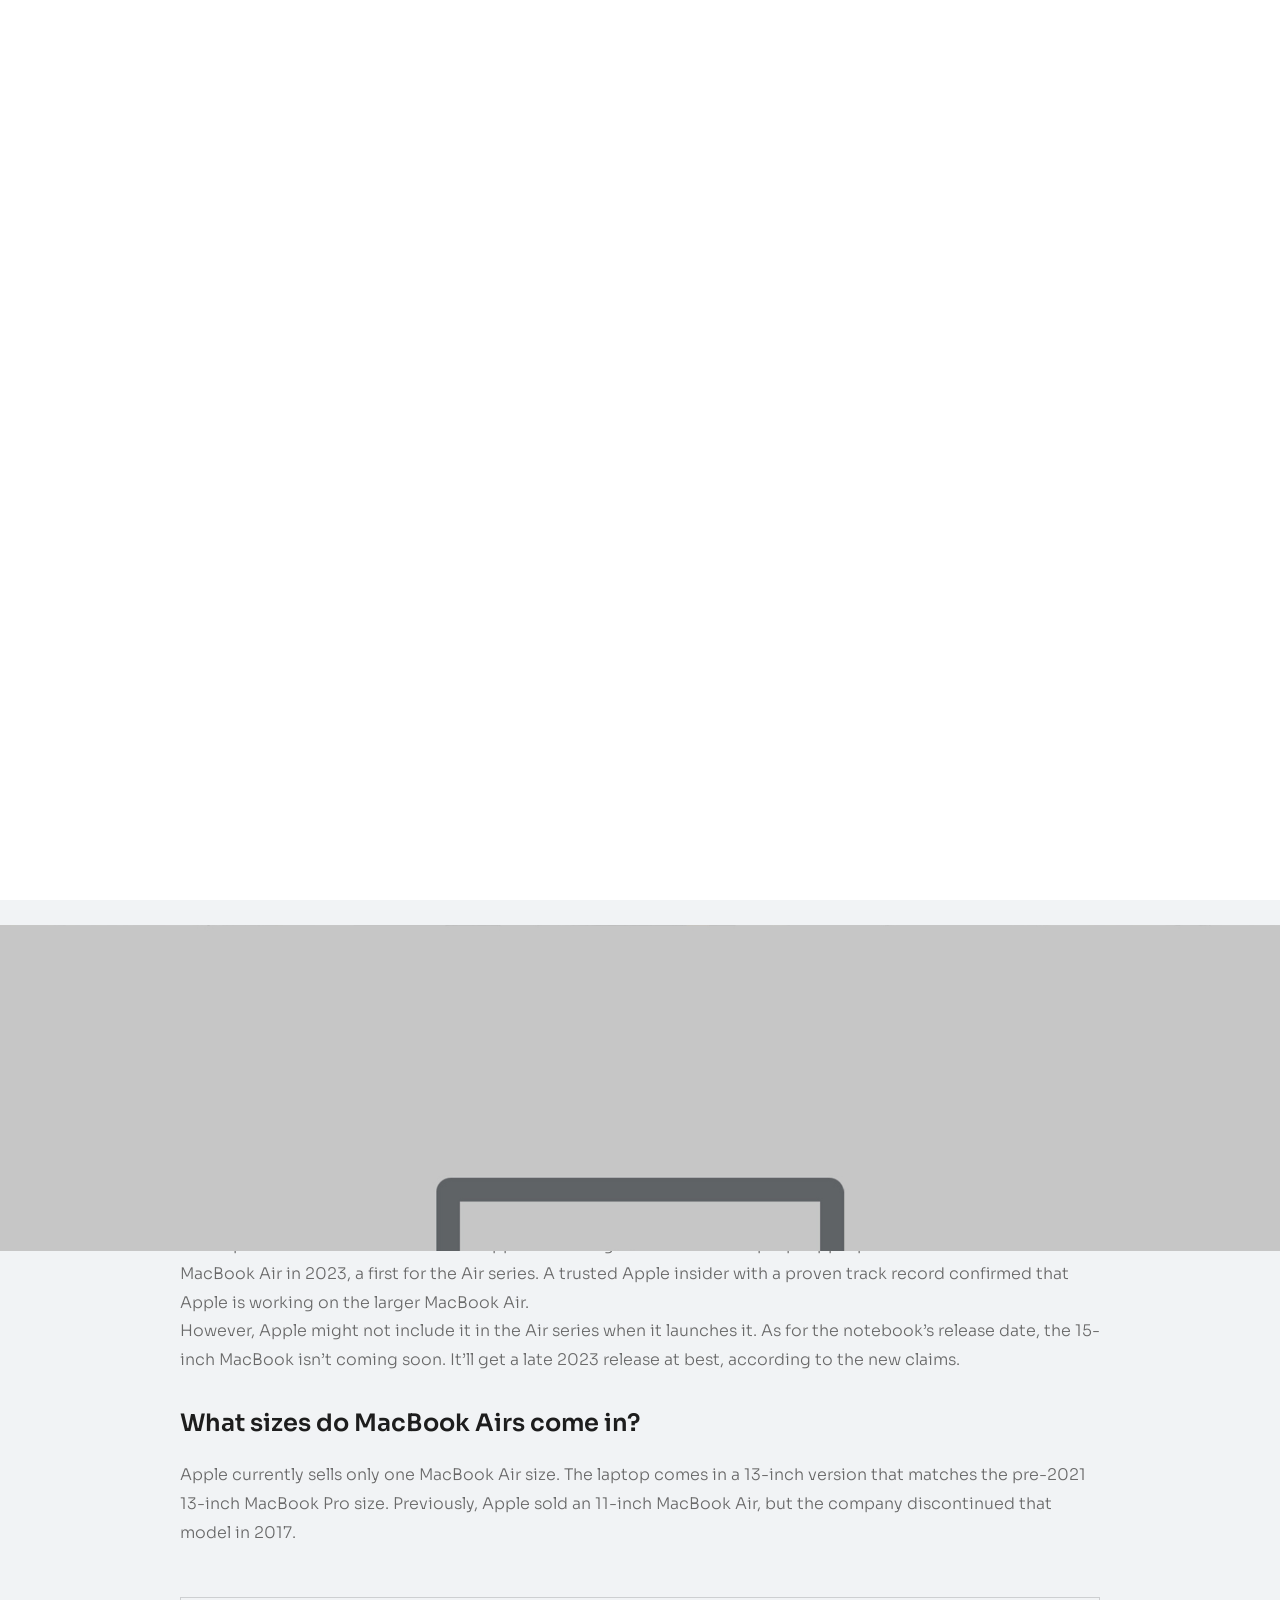
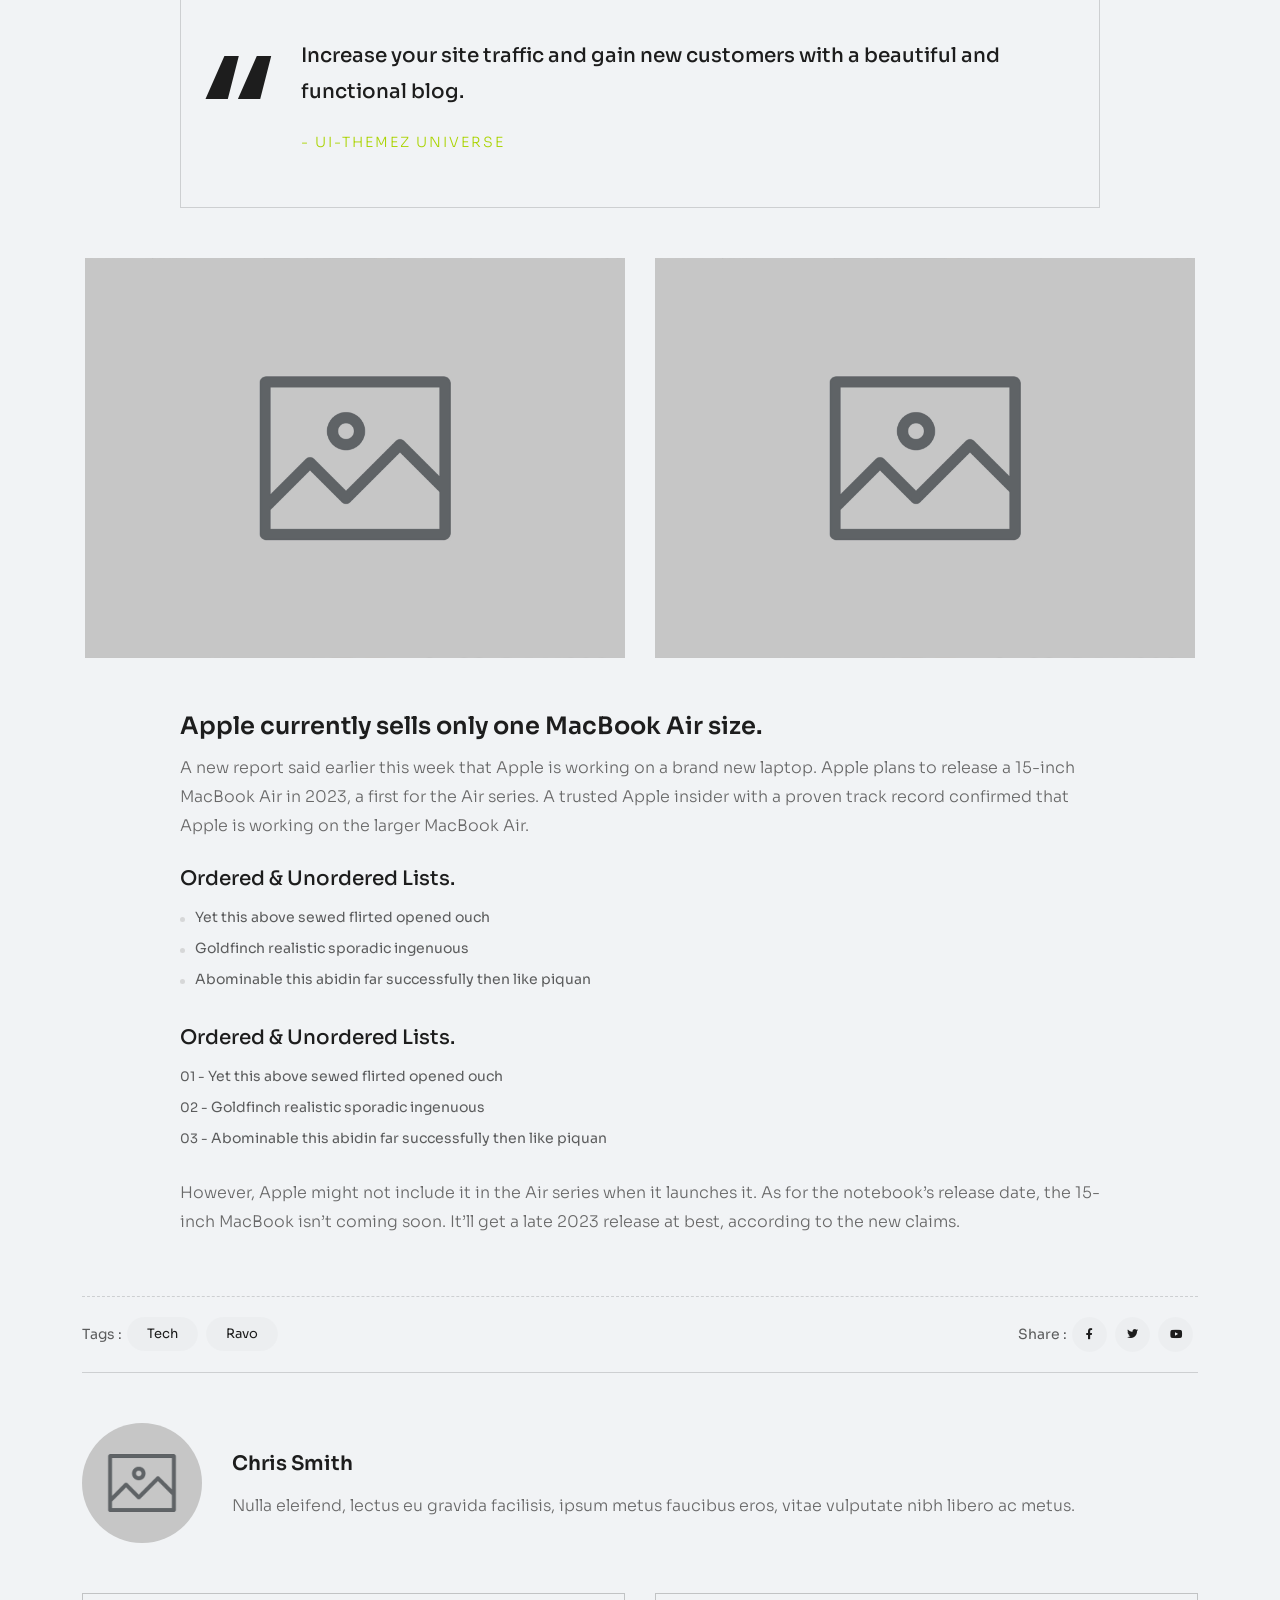
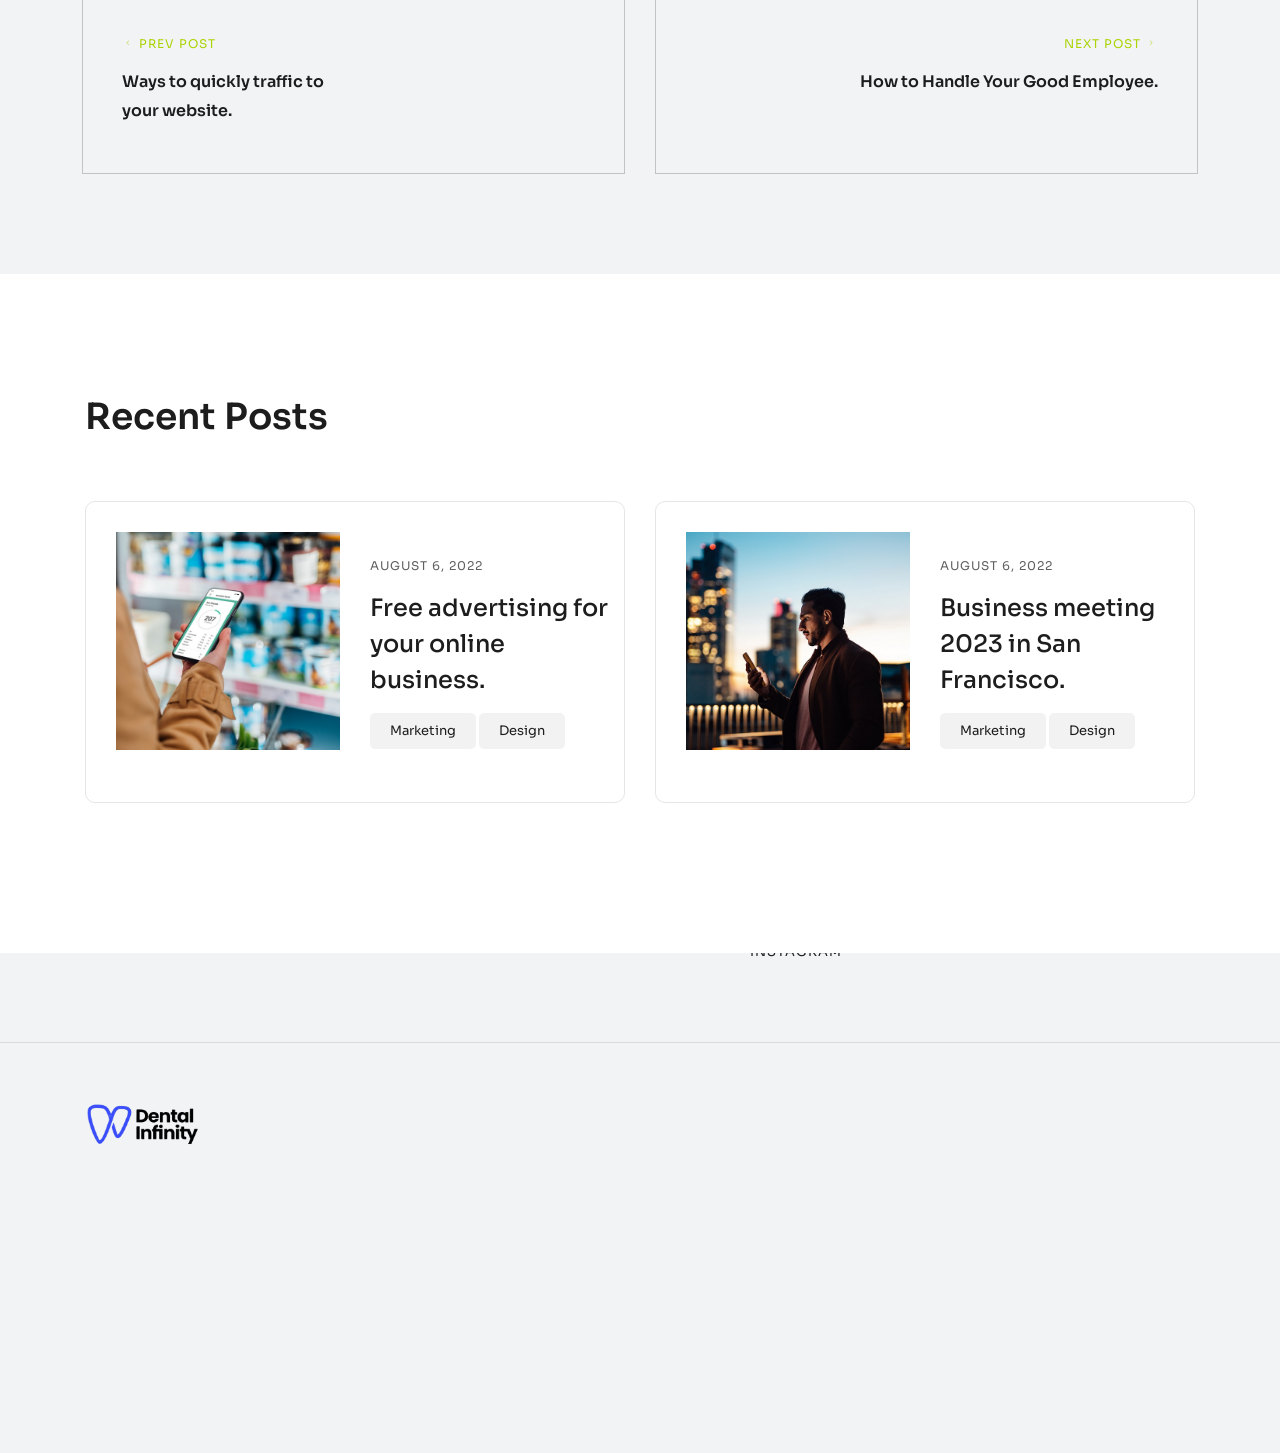
<file: blog-details.html>
<!DOCTYPE html>
<html lang="zxx">

<head>
    <!-- Metas -->
    <meta charset="utf-8">
    <meta http-equiv="X-UA-Compatible" content="IE=edge">
    <meta name="viewport" content="width=device-width, initial-scale=1, maximum-scale=1">
    <meta name="keywords" content="LeadGarner">
    <meta name="description" content="LeadGarner">
    <meta name="author" content="">
    <!-- Title  -->
    <title>Blogs </title>
    <!-- Favicon -->
    <link rel="shortcut icon" href="assets/imgs/favicon.ico">
    <!-- Google Fonts -->
    <link href="https://fonts.googleapis.com/css?family=Poppins:100,200,300,400,500,600,700,800,900&display=swap" rel="stylesheet">
    <link href="https://fonts.googleapis.com/css2?family=Sora:wght@100;200;300;400;500;600;700;800&display=swap" rel="stylesheet">
    <link href="https://fonts.googleapis.com/css2?family=Playfair+Display:ital,wght@0,400;0,500;0,600;0,700;0,800;1,400;1,500;1,600;1,700;1,800&display=swap" rel="stylesheet">
    <!-- Plugins -->
    <link rel="stylesheet" href="assets/css/plugins.css">
    <!-- Core Style Css -->
    <link rel="stylesheet" href="assets/css/style.css">
</head>

<body class="home-startup main-bg">
    <!-- ==================== Start Loading ==================== -->
    <div class="loader-wrap">
        <svg viewBox="0 0 1000 1000" preserveAspectRatio="none">
            <path id="svg" d="M0,1005S175,995,500,995s500,5,500,5V0H0Z"></path>
        </svg>
        <div class="loader-wrap-heading">
            <div class="load-text">
                <span>L</span>
                <span>E</span>
                <span>A</span>
                <span>D</span>
                <span>G</span>
                <span>A</span>
                <span>R</span>
                <span>N</span>
                <span>E</span>
                <span>R</span>
            </div>
        </div>
    </div>
    <!-- ==================== End Loading ==================== -->
    <div class="cursor"></div>
    <!-- ==================== Start progress-scroll-button ==================== -->
    <div class="progress-wrap cursor-pointer">
        <svg class="progress-circle svg-content" width="100%" height="100%" viewBox="-1 -1 102 102">
            <path d="M50,1 a49,49 0 0,1 0,98 a49,49 0 0,1 0,-98" />
        </svg>
    </div>
    <!-- ==================== End progress-scroll-button ==================== -->
    <!-- ==================== Start Navbar ==================== -->
    <nav class="navbar navbar-expand-lg main-bg">
        <div class="container">
            <!-- Logo -->
            <a class="logo icon-img-100" href="index.html">
                <img src="assets/imgs/logo-light.png" alt="logo">
            </a>
            <button class="navbar-toggler" type="button" data-toggle="collapse" data-target="#navbarSupportedContent" aria-controls="navbarSupportedContent" aria-expanded="false" aria-label="Toggle navigation">
                <span class="icon-bar"><i class="fas fa-bars"></i></span>
            </button>
            <!-- navbar links -->
            <div class="collapse navbar-collapse justify-content-center" id="navbarSupportedContent">
                <ul class="navbar-nav">
                    <li class="nav-item">
                        <a class="nav-link" href="index.html"><span class="rolling-text">Home</span></a>
                    </li>
                    <li class="nav-item dropdown">
                        <a class="nav-link dropdown-toggle" data-toggle="dropdown" href="#" role="button" aria-haspopup="true" aria-expanded="false"><span class="rolling-text">Business Services</span></a>
                        <div class="dropdown-menu mega-menu">
                            <div class="container">
                                <div class="row">
                                    <div class="col-lg-3">
                                        <div class="clumn">
                                            <div class="title">
                                                <h6 class="sub-title ls1">Services</h6>
                                            </div>
                                            <div class="links">
                                                <a class="dropdown-item" href="call-center-services.html">Call Center Services
                                                </a>
                                                <!-- <a class="dropdown-item" href="research-analysis.html">Research and Analysis
                                                </a> -->
                                                <a class="dropdown-item" href="software-development.html">Software Development
                                                </a>
                                                <a class="dropdown-item" href="finance-accounting.html">Finance & Accounting
                                                </a>
                                                <!-- <a class="dropdown-item" href="mortgage-support.html">Mortgage Support
                                                </a> -->
                                                <a class="dropdown-item" href="healthcare-bpo.html">Healthcare BPO
                                                </a>
                                                <a class="dropdown-item" href="insurance-bpo.html">Insurance BPO
                                                </a>
                                                <a class="dropdown-item" href="legal-process-outsourcing.html">Legal Process Outsourcing
                                                </a>
                                                <a class="dropdown-item" href="digital-marketing.html">Digital Marketing
                                                </a>
                                                <a class="dropdown-item" href="transcription-services.html">Transcription Services
                                                </a>
                                            </div>
                                        </div>
                                    </div>
                                    <div class="col-lg-3">
                                        <div class="clumn">
                                            <div class="title">
                                                <h6 class="sub-title ls1">HEALTHCARE</h6>
                                            </div>
                                            <div class="links">
                                                <a class="dropdown-item" href="medical-billing-services.html">Medical Billing Services
                                                </a>
                                                <a class="dropdown-item" href="medical-coding-services.html">Medical Coding Services
                                                </a>
                                                <a class="dropdown-item" href="revenue-cycle-management-services.html">Revenue Cycle Management
                                                </a>
                                                <a class="dropdown-item" href="medical-audit-services.html">Medical Audit Services
                                                </a>
                                                <!-- <a class="dropdown-item" href="insurance-eligibility.html">Insurance Eligibility Verification
                                                </a> -->
                                                <!-- <a class="dropdown-item" href="emr-data-entry.html">EMR Data Entry
                                                </a>
                                                <a class="dropdown-item" href="emr-data-migration.html">EMR Data Migration
                                                </a>
                                                <a class="dropdown-item" href="medical-transcription.html">Medical Transcription</a>
                                                <a class="dropdown-item" href="teleradiology.html">Teleradiology Services
                                                </a> -->
                                            </div>
                                        </div>
                                    </div>
                                    <div class="col-lg-3">
                                        <div class="clumn">
                                            <div class="title">
                                                <h6 class="sub-title ls1">LEGAL
                                                </h6>
                                            </div>
                                            <div class="links">
                                                <a class="dropdown-item" href="litigation-support.html">Litigation Support
                                                </a>
                                                <a class="dropdown-item" href="contract-management.html">Contract Management
                                                </a>
                                                <a class="dropdown-item" href="paralegal-support.html">Paralegal Support Services
                                                </a>
                                                <a class="dropdown-item" href="legal-researh.html">Legal Research Services
                                                </a>
                                                <a class="dropdown-item" href="client-intake-services.html">Client Intake Services
                                                </a>
                                                <a class="dropdown-item" href="medical-records-retrieval.html">Medical Records Retrieval
                                                </a>
                                                <a class="dropdown-item" href="document-review.html">Document Review Services
                                                </a>
                                            </div>
                                        </div>
                                    </div>
                                    <div class="col-lg-3">
                                        <div class="clumn">
                                            <div class="title">
                                                <h6 class="sub-title ls1">INSURANCE</h6>
                                            </div>
                                            <div class="links">
                                                <a class="dropdown-item" href="insurance-agencies.html">Insurance Agencies
                                                </a>
                                                <a class="dropdown-item" href="insurance-carriers.html">Insurance Carriers
                                                </a>
                                                <a class="dropdown-item" href="insurance-mgas.html">Insurance MGAs
                                                </a>
                                                <a class="dropdown-item" href="insurance-backoffice-services.html">Insurance Backoffice Services</a>
                                            </div>
                                        </div>
                                    </div>
                                </div>
                            </div>
                        </div>
                    </li>
                    <li class="nav-item">
                        <a class="nav-link" href="cloud.html"><span class="rolling-text">CLOUD</span></a>
                    </li>
                    <li class="nav-item dropdown">
                        <a class="nav-link dropdown-toggle" data-toggle="dropdown" href="#" role="button" aria-haspopup="true" aria-expanded="false"><span class="rolling-text">KNOWLEDGE HUB</span></a>
                        <ul class="dropdown-menu">
                            <!-- <li><a class="dropdown-item" href="case-studies.html">Case Studies</a></li> -->
                            <li><a class="dropdown-item" href="blog.html">Blogs</a></li>
                            <!-- <li><a class="dropdown-item" href="press-release.html">Press Release</a></li> -->
                            <li><a class="dropdown-item" href="webinar.html">Webinar</a></li>
                            <!-- <li><a class="dropdown-item" href="testimonials.html">Testimonials</a></li> -->
                        </ul>
                    </li>
                    <li class="nav-item">
                        <a class="nav-link" href="about.html"><span class="rolling-text">About</span></a>
                    </li>
                    <li class="nav-item">
                        <a class="nav-link" href="page-contact.html"><span class="rolling-text">Contact</span></a>
                    </li>
                </ul>
            </div>
        </div>
    </nav>
    <!-- ==================== End Navbar ==================== -->
    <main>
        <!-- ==================== Start Slider ==================== -->
        <header class="page-header blog-header section-padding pb-0">
            <div class="container mt-80">
                <div class="row justify-content-center">
                    <div class="col-lg-10">
                        <div class="caption">
                            <div class="sub-title fz-12">
                                <a href="#0"><span>Marketing</span></a>
                                <span>,</span>
                                <a href="#0"><span>Design</span></a>
                            </div>
                            <h1 class="fz-55 mt-30">Network of wormholes colonies extraordinary claims require.</h1>
                        </div>
                        <div class="info d-flex mt-40 align-items-center">
                            <div class="left-info">
                                <div class="d-flex">
                                    <div class="author-info">
                                        <div class="d-flex align-items-center">
                                            <a href="#0" class="circle-60">
                                                <img src="assets/imgs/blog/author1.jpg" alt="" class="circle-img">
                                            </a>
                                            <a href="#0" class="ml-20">
                                                <span class="opacity-7">Author</span>
                                                <h6 class="fz-16">Ui-ThemeZ</h6>
                                            </a>
                                        </div>
                                    </div>
                                    <div class="date ml-50">
                                        <a href="#0">
                                            <span class="opacity-7">Published</span>
                                            <h6 class="fz-16">August 6, 2021</h6>
                                        </a>
                                    </div>
                                </div>
                            </div>
                            <div class="right-info ml-auto">
                                <div>
                                    <span class="pe-7s-comment fz-18 mr-10"></span>
                                    <span class="opacity-7">02 Comments</span>
                                </div>
                            </div>
                        </div>
                    </div>
                </div>
            </div>
            <div class="background bg-img parallaxie mt-80" data-background="assets/imgs/blog/b2.jpg"></div>
        </header>
        <!-- ==================== End Slider ==================== -->
        <!-- ==================== Start Blog ==================== -->
        <section class="blog section-padding pb-0">
            <div class="container">
                <div class="main-post">
                    <div class="item pb-60">
                        <div>
                            <div class="row justify-content-center">
                                <div class="col-lg-10">
                                    <div class="text">
                                        <div class="d-flex align-items-center">
                                            <span class="fz-60 fw-600 main-color line-height-1 mr-10">A</span>
                                            <p>new report said earlier this week that Apple is working on a brand new laptop. A trusted Apple insider with a proven track record confirmed that Apple is working on the larger MacBook Air.</p>
                                        </div>
                                        <p>new report said earlier this week that Apple is working on a brand
                                            new laptop.
                                            Apple plans to release a 15-inch MacBook Air in 2023, a first for
                                            the Air
                                            series. A trusted Apple insider with a proven track record confirmed
                                            that Apple
                                            is working on the larger MacBook Air.</p>
                                    </div>
                                </div>
                            </div>
                            <div class="row justify-content-center">
                                <div class="col-lg-10">
                                    <div class="text">
                                        <p>However, Apple might not include it in the Air series when it
                                            launches it. As for
                                            the notebook’s release date, the 15-inch MacBook isn’t coming soon.
                                            It’ll get a
                                            late 2023 release at best, according to the new claims.</p>
                                    </div>
                                    <div class="title mt-30">
                                        <h5 class="fw-600">What sizes do MacBook Airs come in?</h5>
                                    </div>
                                    <div class="text mt-20">
                                        <p>Apple currently sells only one MacBook Air size. The laptop comes in
                                            a 13-inch
                                            version that matches the pre-2021 13-inch MacBook Pro size.
                                            Previously, Apple
                                            sold an 11-inch MacBook Air, but the company discontinued that model
                                            in 2017.
                                        </p>
                                    </div>
                                </div>
                            </div>
                        </div>
                        <div class="row justify-content-center">
                            <div class="col-lg-10">
                                <div class="post-qoute mt-50">
                                    <h6 class="fz-20">
                                        <span class="l-block">Increase your site traffic and gain new customers
                                            with a beautiful
                                            and
                                            functional blog.</span>
                                        <span class="sub-title main-color mt-20 mb-0"> - Ui-ThemeZ
                                            Universe</span>
                                    </h6>
                                </div>
                            </div>
                        </div>
                        <div class="mb-50 mt-50">
                            <div class="row">
                                <div class="col-sm-6">
                                    <div class="iner-img sm-mb30">
                                        <img src="assets/imgs/blog/b2.jpg" alt="">
                                    </div>
                                </div>
                                <div class="col-sm-6">
                                    <div class="iner-img">
                                        <img src="assets/imgs/blog/b3.jpg" alt="">
                                    </div>
                                </div>
                            </div>
                        </div>
                        <div class="row justify-content-center">
                            <div class="col-lg-10">
                                <div class="title mb-10">
                                    <h5 class="fw-600">Apple currently sells only one MacBook Air size.</h5>
                                </div>
                                <div class="text mb-20">
                                    <p>A new report said earlier this week that Apple is working on a brand new
                                        laptop.
                                        Apple plans to release a 15-inch MacBook Air in 2023, a first for the
                                        Air
                                        series. A trusted Apple insider with a proven track record confirmed
                                        that Apple
                                        is working on the larger MacBook Air.</p>
                                </div>
                                <div class="unorder-list mb-30">
                                    <h6 class="mb-10">Ordered & Unordered Lists.</h6>
                                    <ul class="rest">
                                        <li>Yet this above sewed flirted opened ouch</li>
                                        <li>Goldfinch realistic sporadic ingenuous</li>
                                        <li>Abominable this abidin far successfully then like piquan</li>
                                    </ul>
                                </div>
                                <div class="order-list mb-30">
                                    <h6 class="mb-10">Ordered & Unordered Lists.</h6>
                                    <ul class="rest">
                                        <li><span>01 -</span> Yet this above sewed flirted opened ouch</li>
                                        <li><span>02 -</span> Goldfinch realistic sporadic ingenuous</li>
                                        <li><span>03 -</span> Abominable this abidin far successfully then like
                                            piquan
                                        </li>
                                    </ul>
                                </div>
                                <div class="text">
                                    <p>However, Apple might not include it in the Air series when it launches
                                        it. As for
                                        the notebook’s release date, the 15-inch MacBook isn’t coming soon.
                                        It’ll get a
                                        late 2023 release at best, according to the new claims.</p>
                                </div>
                            </div>
                        </div>
                    </div>
                    <div class="info-area flex mt-20 pb-20">
                        <div>
                            <div class="tags flex">
                                <div class="valign">
                                    <span>Tags :</span>
                                </div>
                                <div>
                                    <a href="blog-classic.html">Tech</a>
                                    <a href="blog-classic.html">Ravo</a>
                                </div>
                            </div>
                        </div>
                        <div class="ml-auto">
                            <div class="share-icon flex">
                                <div class="valign">
                                    <span>Share :</span>
                                </div>
                                <div>
                                    <a href="https://www.facebook.com/"><i class="fab fa-facebook-f"></i></a>
                                    <a href="https://www.twitter.com/"><i class="fab fa-twitter"></i></a>
                                    <a href="https://www.youtube.com/"><i class="fab fa-youtube"></i></a>
                                </div>
                            </div>
                        </div>
                    </div>
                    <div class="author-area mt-50">
                        <div class="flex">
                            <div class="author-img mr-30">
                                <div class="img">
                                    <img src="assets/imgs/blog/author1.jpg" alt="" class="circle-img">
                                </div>
                            </div>
                            <div class="cont valign">
                                <div class="full-width">
                                    <h6 class="fw-600 mb-10">Chris Smith</h6>
                                    <p>Nulla eleifend, lectus eu gravida facilisis, ipsum metus faucibus eros,
                                        vitae vulputate nibh libero ac metus.</p>
                                </div>
                            </div>
                        </div>
                    </div>
                    <div class="next-prv-post flex mt-50">
                        <div class="thumb-post bg-img" data-background="assets/imgs/blog/b2.jpg">
                            <a href="blog-details.html">
                                <span class="fz-12 text-u ls1 main-color mb-15"><i class="pe-7s-angle-left"></i>
                                    Prev Post</span>
                                <h6 class="fw-600 fz-16">Ways to quickly traffic to <br> your website.</h6>
                            </a>
                        </div>
                        <div class="thumb-post ml-auto text-right bg-img" data-background="assets/imgs/blog/b3.jpg">
                            <a href="blog-details.html">
                                <span class="fz-12 text-u ls1 main-color mb-15">Next Post <i class="pe-7s-angle-right"></i></span>
                                <h6 class="fw-600 fz-16">How to Handle Your Good Employee.</h6>
                            </a>
                        </div>
                    </div>
                </div>
            </div>
            <div class="recent-posts blog-list-half crev sub-bg section-padding mt-100">
                <div class="container">
                    <div class="row">
                        <div class="col-12">
                            <div class="mb-60">
                                <h3>Recent Posts</h3>
                            </div>
                        </div>
                    </div>
                    <div class="row">
                        <div class="col-lg-6 md-mb50">
                            <div class="item mb-30">
                                <div class="row rest">
                                    <div class="col-md-6">
                                        <div class="img">
                                            <img src="assets/imgs/blog/h5.jpg" alt="">
                                        </div>
                                    </div>
                                    <div class="col-md-6 valign">
                                        <div class="cont">
                                            <span class="date fz-12 ls1 text-u opacity-7 mb-15">August 6, 2022</span>
                                            <h5>
                                                <a href="#0">Free advertising for your online business.</a>
                                            </h5>
                                            <div class="tags colorbg mt-15">
                                                <a href="#0">Marketing</a>
                                                <a href="#0">Design</a>
                                            </div>
                                        </div>
                                    </div>
                                </div>
                            </div>
                        </div>
                        <div class="col-lg-6">
                            <div class="item mb-30">
                                <div class="row rest">
                                    <div class="col-md-6">
                                        <div class="img">
                                            <img src="assets/imgs/blog/h6.jpg" alt="">
                                        </div>
                                    </div>
                                    <div class="col-md-6 valign">
                                        <div class="cont">
                                            <span class="date fz-12 ls1 text-u opacity-7 mb-15">August 6, 2022</span>
                                            <h5>
                                                <a href="#0">Business meeting 2023 in San Francisco.</a>
                                            </h5>
                                            <div class="tags colorbg mt-15">
                                                <a href="#0">Marketing</a>
                                                <a href="#0">Design</a>
                                            </div>
                                        </div>
                                    </div>
                                </div>
                            </div>
                        </div>
                    </div>
                </div>
            </div>
        </section>
        <!-- ==================== End Blog ==================== -->
    </main>
    <!-- ==================== Start Footer ==================== -->
    <footer>
        <div class="footer-container">
            <div class="container pb-80 pt-80 ontop">
                <div class="row">
                    <div class="col-lg-3">
                        <div class="colum md-mb50">
                            <div class="tit mb-20">
                                <h6>Address</h6>
                            </div>
                            <div class="text">
                                <p>Germany — 785 15h Street, Office 478 Berlin, De 81566</p>
                            </div>
                        </div>
                    </div>
                    <div class="col-lg-3 offset-lg-1">
                        <div class="colum md-mb50">
                            <div class="tit mb-20">
                                <h6>Say Hello</h6>
                            </div>
                            <div class="text">
                                <p class="mb-10">
                                    <a href="#0">hello@design.com</a>
                                </p>
                                <h5>
                                    <a href="#">+1 840 841 25 69</a>
                                </h5>
                            </div>
                        </div>
                    </div>
                    <div class="col-lg-2 md-mb50">
                        <div class="tit mb-20">
                            <h6>Social</h6>
                        </div>
                        <ul class="rest social-text">
                            <li>
                                <a href="#0">Facebook</a>
                            </li>
                            <li>
                                <a href="#0">Twitter</a>
                            </li>
                            <li>
                                <a href="#0">LinkedIn</a>
                            </li>
                            <li>
                                <a href="#0">Instagram</a>
                            </li>
                        </ul>
                    </div>
                    <div class="col-lg-3">
                        <div class="tit mb-20">
                            <h6>Newsletter</h6>
                        </div>
                        <div class="subscribe">
                            <form action="contact.php">
                                <div class="form-group rest">
                                    <input type="email" placeholder="Type Your Email">
                                    <button type="submit">
                                        <i class="fas fa-arrow-right"></i>
                                    </button>
                                </div>
                            </form>
                        </div>
                    </div>
                </div>
            </div>
            <div class="sub-footer pt-40 pb-40 bord-thin-top ontop">
                <div class="container">
                    <div class="row">
                        <div class="col-lg-4">
                            <div class="logo">
                                <a href="#0">
                                    <img src="assets/imgs/logo-light.png" alt="">
                                </a>
                            </div>
                        </div>
                    </div>
                </div>
            </div>
        </div>
    </footer>
    <!-- ==================== End Footer ==================== -->
    <!-- jQuery -->
    <script src="assets/js/jquery-3.6.0.min.js"></script>
    <script src="assets/js/jquery-migrate-3.4.0.min.js"></script>
    <!-- plugins -->
    <script src="assets/js/plugins.js"></script>
    <script src="assets/js/ScrollTrigger.min.js"></script>
    <script src="assets/js/ScrollTrigger.min.js"></script>
    <script src="assets/js/hscroll.js"></script>
    <script src="assets/js/smoother-script.js"></script>
    <script src="assets/js/metro-scroll.js"></script>
    <!-- custom scripts -->
    <script src="assets/js/scripts.js"></script>
</body>

</html>
</file>
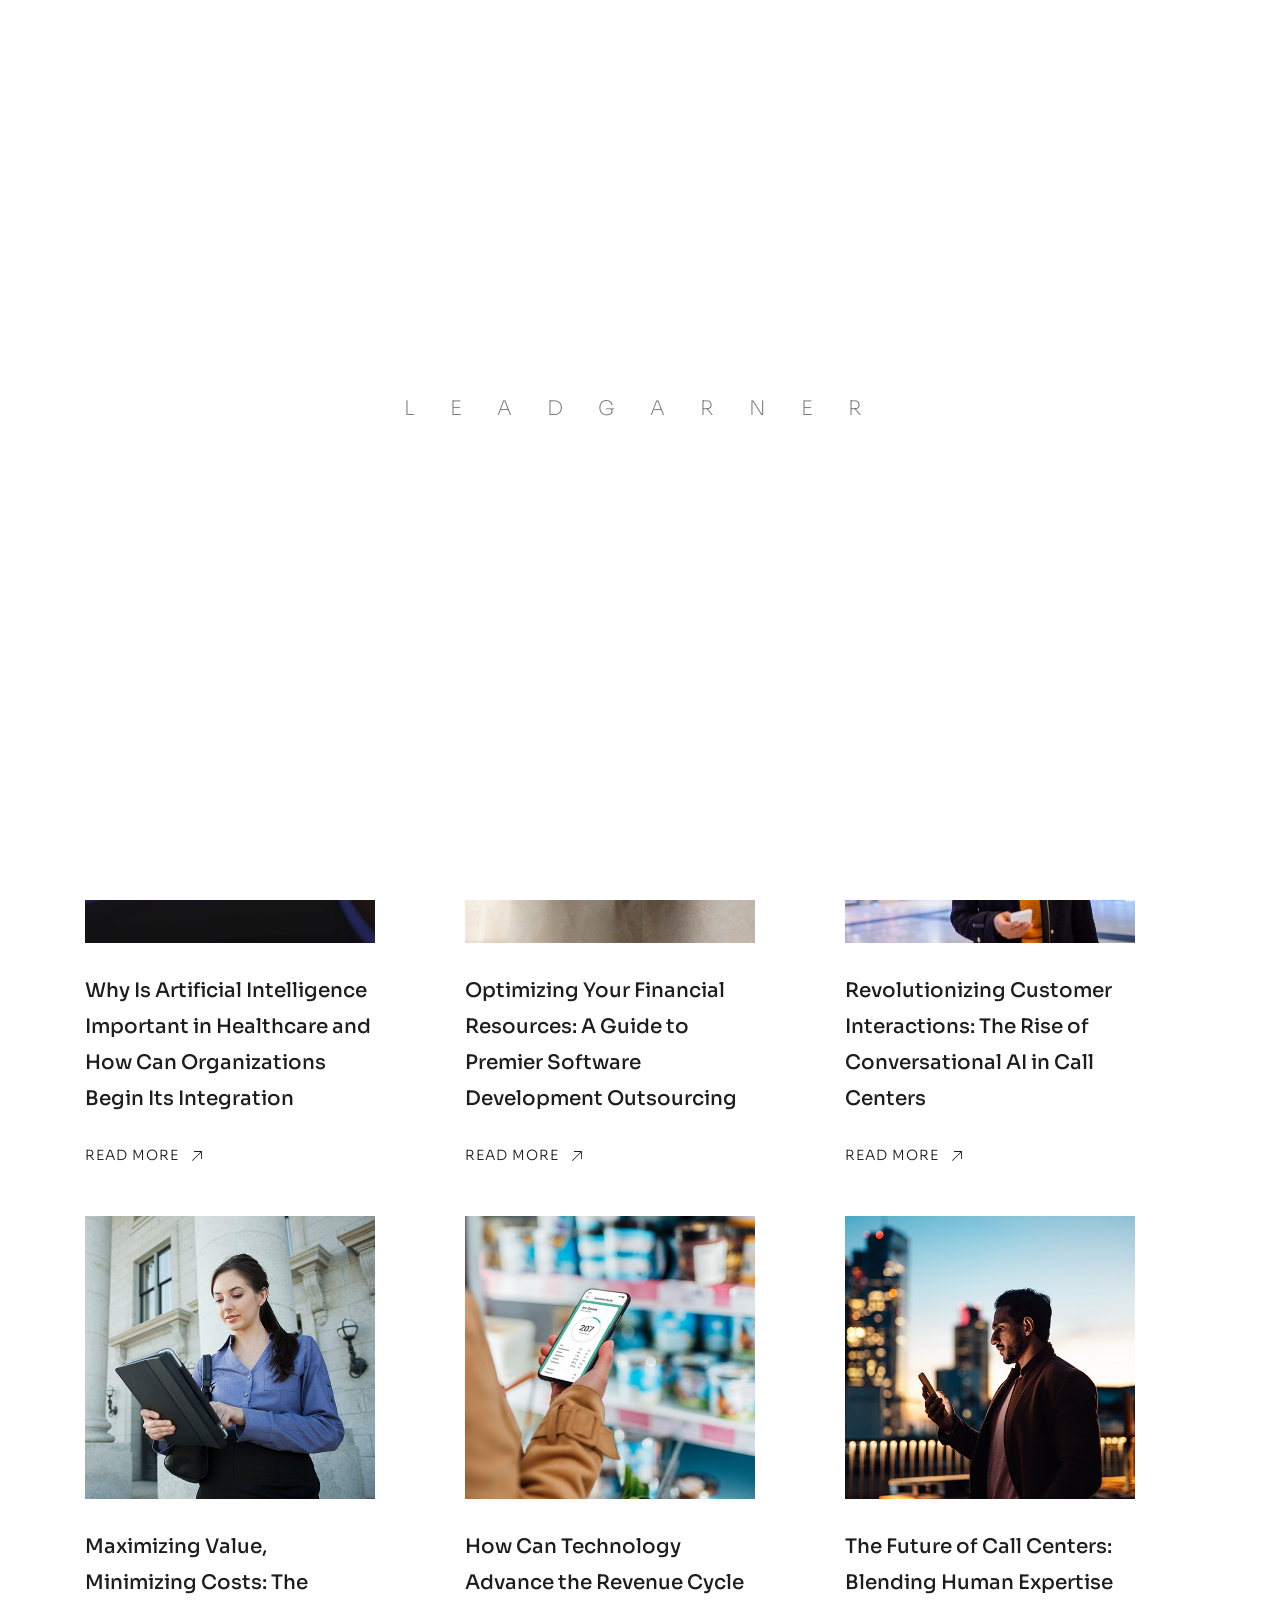
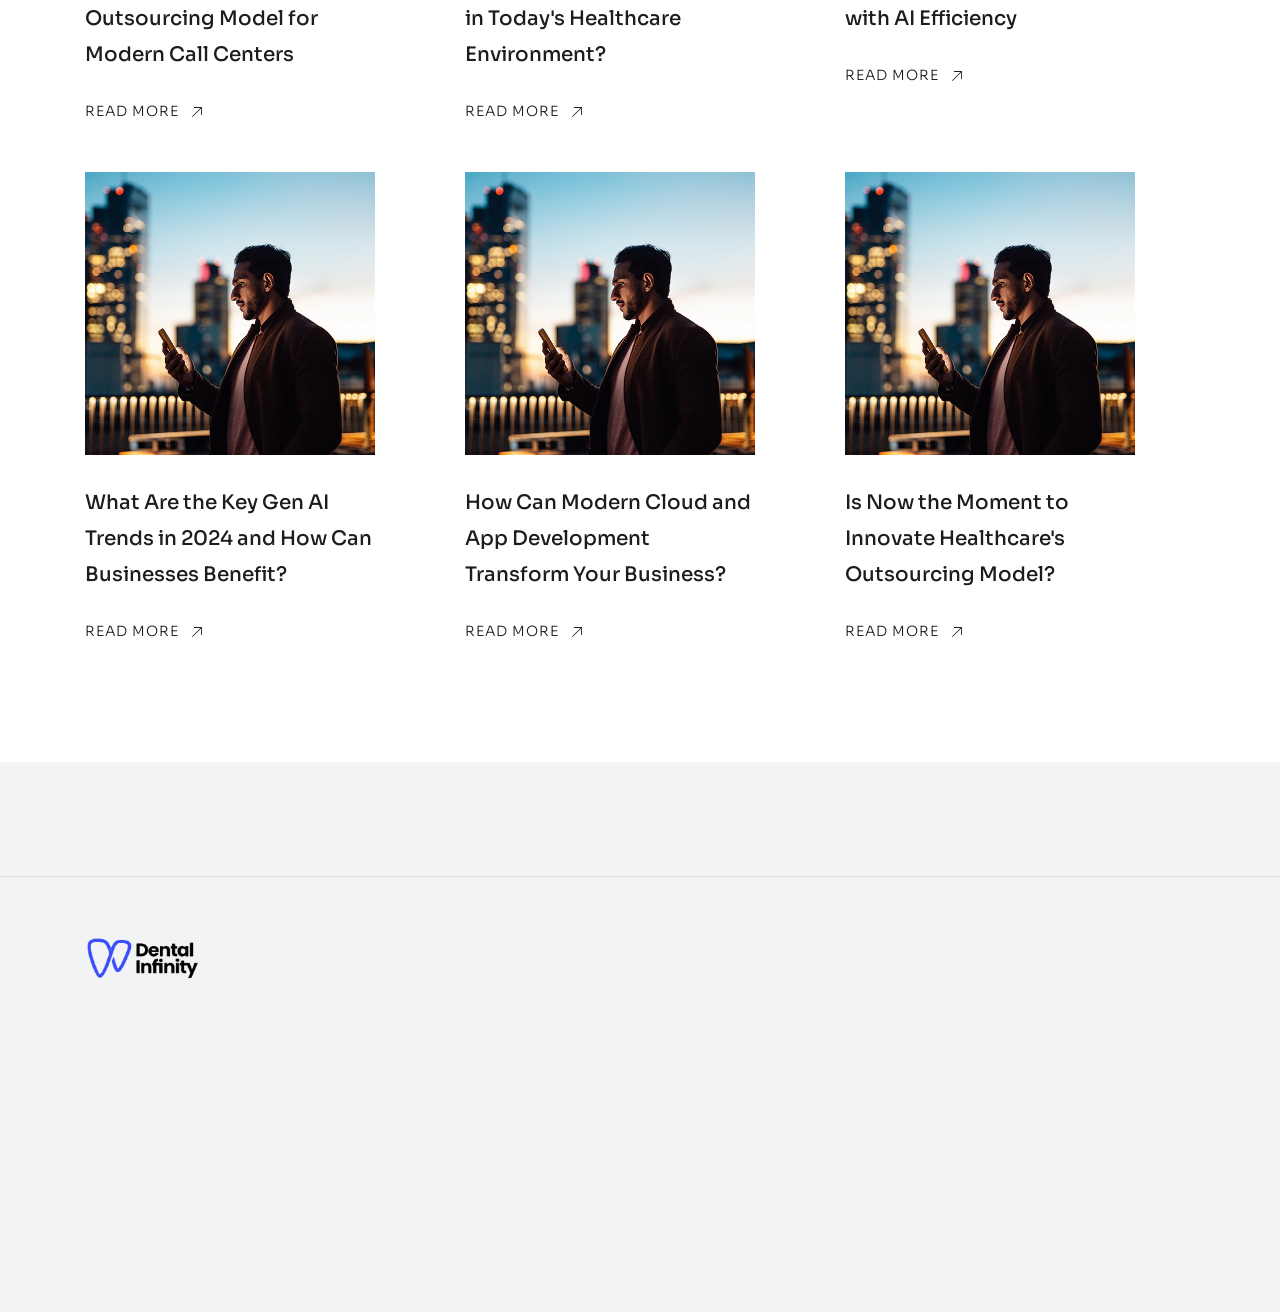
<file: blog.html>
<!DOCTYPE html>
<html lang="zxx">

<head>
    <!-- Metas -->
    <meta charset="utf-8">
    <meta http-equiv="X-UA-Compatible" content="IE=edge">
    <meta name="viewport" content="width=device-width, initial-scale=1, maximum-scale=1">
    <meta name="keywords" content="LeadGarner">
    <meta name="description" content="LeadGarner">
    <meta name="author" content="">
    <!-- Title  -->
    <title>Blogs</title>
    <!-- Favicon -->
    <link rel="shortcut icon" href="assets/imgs/favicon.ico">
    <!-- Google Fonts -->
    <link href="https://fonts.googleapis.com/css?family=Poppins:100,200,300,400,500,600,700,800,900&display=swap" rel="stylesheet">
    <link href="https://fonts.googleapis.com/css2?family=Sora:wght@100;200;300;400;500;600;700;800&display=swap" rel="stylesheet">
    <link href="https://fonts.googleapis.com/css2?family=Playfair+Display:ital,wght@0,400;0,500;0,600;0,700;0,800;1,400;1,500;1,600;1,700;1,800&display=swap" rel="stylesheet">
    <!-- Plugins -->
    <link rel="stylesheet" href="assets/css/plugins.css">
    <!-- Core Style Css -->
    <link rel="stylesheet" href="assets/css/style.css">
</head>

<body class="home-startup main-bg">
    <!-- ==================== Start Loading ==================== -->
    <div class="loader-wrap">
        <svg viewBox="0 0 1000 1000" preserveAspectRatio="none">
            <path id="svg" d="M0,1005S175,995,500,995s500,5,500,5V0H0Z"></path>
        </svg>
        <div class="loader-wrap-heading">
            <div class="load-text">
                <span>L</span>
                <span>E</span>
                <span>A</span>
                <span>D</span>
                <span>G</span>
                <span>A</span>
                <span>R</span>
                <span>N</span>
                <span>E</span>
                <span>R</span>
            </div>
        </div>
    </div>
    <!-- ==================== End Loading ==================== -->
    <div class="cursor"></div>
    <!-- ==================== Start progress-scroll-button ==================== -->
    <div class="progress-wrap cursor-pointer">
        <svg class="progress-circle svg-content" width="100%" height="100%" viewBox="-1 -1 102 102">
            <path d="M50,1 a49,49 0 0,1 0,98 a49,49 0 0,1 0,-98" />
        </svg>
    </div>
    <!-- ==================== End progress-scroll-button ==================== -->
    <!-- ==================== Start Navbar ==================== -->
    <nav class="navbar navbar-expand-lg main-bg">
        <div class="container">
            <!-- Logo -->
            <a class="logo icon-img-100" href="index.html">
                <img src="assets/imgs/logo-light.png" alt="logo">
            </a>
            <button class="navbar-toggler" type="button" data-toggle="collapse" data-target="#navbarSupportedContent" aria-controls="navbarSupportedContent" aria-expanded="false" aria-label="Toggle navigation">
                <span class="icon-bar"><i class="fas fa-bars"></i></span>
            </button>
            <!-- navbar links -->
            <div class="collapse navbar-collapse justify-content-center" id="navbarSupportedContent">
                <ul class="navbar-nav">
                    <li class="nav-item">
                        <a class="nav-link" href="index.html"><span class="rolling-text">Home</span></a>
                    </li>
                    <li class="nav-item dropdown">
                        <a class="nav-link dropdown-toggle" data-toggle="dropdown" href="#" role="button" aria-haspopup="true" aria-expanded="false"><span class="rolling-text">Business Services</span></a>
                        <div class="dropdown-menu mega-menu">
                            <div class="container">
                                <div class="row">
                                    <div class="col-lg-3">
                                        <div class="clumn">
                                            <div class="title">
                                                <h6 class="sub-title ls1">Services</h6>
                                            </div>
                                            <div class="links">
                                                <a class="dropdown-item" href="call-center-services.html">Call Center Services
                                                </a>
                                                <!-- <a class="dropdown-item" href="research-analysis.html">Research and Analysis
                                          </a> -->
                                                <a class="dropdown-item" href="software-development.html">Software Development
                                                </a>
                                                <a class="dropdown-item" href="finance-accounting.html">Finance & Accounting
                                                </a>
                                                <!-- <a class="dropdown-item" href="mortgage-support.html">Mortgage Support
                                          </a> -->
                                                <a class="dropdown-item" href="healthcare-bpo.html">Healthcare BPO
                                                </a>
                                                <a class="dropdown-item" href="insurance-bpo.html">Insurance BPO
                                                </a>
                                                <a class="dropdown-item" href="legal-process-outsourcing.html">Legal Process Outsourcing
                                                </a>
                                                <a class="dropdown-item" href="digital-marketing.html">Digital Marketing
                                                </a>
                                                <a class="dropdown-item" href="transcription-services.html">Transcription Services
                                                </a>
                                            </div>
                                        </div>
                                    </div>
                                    <div class="col-lg-3">
                                        <div class="clumn">
                                            <div class="title">
                                                <h6 class="sub-title ls1">HEALTHCARE</h6>
                                            </div>
                                            <div class="links">
                                                <a class="dropdown-item" href="medical-billing-services.html">Medical Billing Services
                                                </a>
                                                <a class="dropdown-item" href="medical-coding-services.html">Medical Coding Services
                                                </a>
                                                <a class="dropdown-item" href="revenue-cycle-management-services.html">Revenue Cycle Management
                                                </a>
                                                <a class="dropdown-item" href="medical-audit-services.html">Medical Audit Services
                                                </a>
                                                <!-- <a class="dropdown-item" href="insurance-eligibility.html">Insurance Eligibility Verification
                                          </a> -->
                                                <!-- <a class="dropdown-item" href="emr-data-entry.html">EMR Data Entry
                                          </a>
                                          <a class="dropdown-item" href="emr-data-migration.html">EMR Data Migration
                                          </a>
                                          <a class="dropdown-item" href="medical-transcription.html">Medical Transcription</a>
                                          <a class="dropdown-item" href="teleradiology.html">Teleradiology Services
                                          </a> -->
                                            </div>
                                        </div>
                                    </div>
                                    <div class="col-lg-3">
                                        <div class="clumn">
                                            <div class="title">
                                                <h6 class="sub-title ls1">LEGAL
                                                </h6>
                                            </div>
                                            <div class="links">
                                                <a class="dropdown-item" href="litigation-support.html">Litigation Support
                                                </a>
                                                <a class="dropdown-item" href="contract-management.html">Contract Management
                                                </a>
                                                <a class="dropdown-item" href="paralegal-support.html">Paralegal Support Services
                                                </a>
                                                <a class="dropdown-item" href="legal-researh.html">Legal Research Services
                                                </a>
                                                <a class="dropdown-item" href="client-intake-services.html">Client Intake Services
                                                </a>
                                                <a class="dropdown-item" href="medical-records-retrieval.html">Medical Records Retrieval
                                                </a>
                                                <a class="dropdown-item" href="document-review.html">Document Review Services
                                                </a>
                                            </div>
                                        </div>
                                    </div>
                                    <div class="col-lg-3">
                                        <div class="clumn">
                                            <div class="title">
                                                <h6 class="sub-title ls1">INSURANCE</h6>
                                            </div>
                                            <div class="links">
                                                <a class="dropdown-item" href="insurance-agencies.html">Insurance Agencies
                                                </a>
                                                <a class="dropdown-item" href="insurance-carriers.html">Insurance Carriers
                                                </a>
                                                <a class="dropdown-item" href="insurance-mgas.html">Insurance MGAs
                                                </a>
                                                <a class="dropdown-item" href="insurance-backoffice-services.html">Insurance Backoffice Services</a>
                                            </div>
                                        </div>
                                    </div>
                                </div>
                            </div>
                        </div>
                    </li>
                    <li class="nav-item">
                        <a class="nav-link" href="cloud.html"><span class="rolling-text">CLOUD</span></a>
                    </li>
                    <li class="nav-item dropdown">
                        <a class="nav-link dropdown-toggle" data-toggle="dropdown" href="#" role="button" aria-haspopup="true" aria-expanded="false"><span class="rolling-text">KNOWLEDGE HUB</span></a>
                        <ul class="dropdown-menu">
                            <!-- <li><a class="dropdown-item" href="case-studies.html">Case Studies</a></li> -->
                            <li><a class="dropdown-item" href="blog.html">Blogs</a></li>
                            <!-- <li><a class="dropdown-item" href="press-release.html">Press Release</a></li> -->
                            <li><a class="dropdown-item" href="webinar.html">Webinar</a></li>
                            <!-- <li><a class="dropdown-item" href="testimonials.html">Testimonials</a></li> -->
                        </ul>
                    </li>
                    <li class="nav-item">
                        <a class="nav-link" href="about.html"><span class="rolling-text">About</span></a>
                    </li>
                    <li class="nav-item">
                        <a class="nav-link" href="page-contact.html"><span class="rolling-text">Contact</span></a>
                    </li>
                </ul>
            </div>
        </div>
    </nav>
    <!-- ==================== End Navbar ==================== -->
    <main>
        <header class="page-header section-padding pb-0">
            <div class="container mt-80">
                <div class="row">
                    <div class="col-lg-8">
                        <div class="caption">
                            <!-- <h6 class="sub-title">Our Blog</h6> -->
                            <h1 class="fz-80">Latest Blogs.</h1>
                        </div>
                    </div>
                </div>
            </div>
        </header>
        <!-- ==================== End Slider ==================== -->
        <!-- ==================== Start Blog ==================== -->
        <section class="blog-modern section-padding sub-bg">
            <div class="container">
                <div class="row">
                    <div class="col-lg-4 col-md-6">
                        <div class="item mb-50">
                            <div class="img">
                                <img src="assets/imgs/blog/h1.jpg" alt="">
                            </div>
                            <div class="cont mt-30">
                                <h6>
                                    <a href="why-is-artificial-intelligence-important-in-healthcare-and-how-can-organizations-begin-its-integration.html">
                                        Why Is Artificial Intelligence Important in Healthcare and How Can Organizations Begin Its Integration
                                    </a>
                                </h6>
                                <a href="why-is-artificial-intelligence-important-in-healthcare-and-how-can-organizations-begin-its-integration.html" class="mt-20 ls1 sub-title">
                                    Read More
                                    <i class="ml-5">
                                        <svg width="18" height="18" viewBox="0 0 18 18" fill="none" xmlns="http://www.w3.org/2000/svg">
                                            <path d="M13.922 4.5V11.8125C13.922 11.9244 13.8776 12.0317 13.7985 12.1108C13.7193 12.1899 13.612 12.2344 13.5002 12.2344C13.3883 12.2344 13.281 12.1899 13.2018 12.1108C13.1227 12.0317 13.0783 11.9244 13.0783 11.8125V5.51953L4.79547 13.7953C4.71715 13.8736 4.61092 13.9176 4.50015 13.9176C4.38939 13.9176 4.28316 13.8736 4.20484 13.7953C4.12652 13.717 4.08252 13.6108 4.08252 13.5C4.08252 13.3892 4.12652 13.283 4.20484 13.2047L12.4806 4.92188H6.18765C6.07577 4.92188 5.96846 4.87743 5.88934 4.79831C5.81023 4.71919 5.76578 4.61189 5.76578 4.5C5.76578 4.38811 5.81023 4.28081 5.88934 4.20169C5.96846 4.12257 6.07577 4.07813 6.18765 4.07812H13.5002C13.612 4.07813 13.7193 4.12257 13.7985 4.20169C13.8776 4.28081 13.922 4.38811 13.922 4.5Z" fill="currentColor"></path>
                                        </svg>
                                    </i>
                                </a>
                            </div>
                        </div>
                    </div>
                    <div class="col-lg-4 col-md-6">
                        <div class="item mb-50">
                            <div class="img">
                                <img src="assets/imgs/blog/h2.jpg" alt="">
                            </div>
                            <div class="cont mt-30">
                                <h6>
                                    <a href="optimizing-your-financial-resources-a-guide-to-premier-software-development-outsourcing.html
                                 ">Optimizing Your Financial Resources: A Guide to Premier Software Development Outsourcing</a>
                                </h6>
                                <a href="optimizing-your-financial-resources-a-guide-to-premier-software-development-outsourcing.html
                              " class="mt-20 ls1 sub-title">
                                    Read More
                                    <i class="ml-5">
                                        <svg width="18" height="18" viewBox="0 0 18 18" fill="none" xmlns="http://www.w3.org/2000/svg">
                                            <path d="M13.922 4.5V11.8125C13.922 11.9244 13.8776 12.0317 13.7985 12.1108C13.7193 12.1899 13.612 12.2344 13.5002 12.2344C13.3883 12.2344 13.281 12.1899 13.2018 12.1108C13.1227 12.0317 13.0783 11.9244 13.0783 11.8125V5.51953L4.79547 13.7953C4.71715 13.8736 4.61092 13.9176 4.50015 13.9176C4.38939 13.9176 4.28316 13.8736 4.20484 13.7953C4.12652 13.717 4.08252 13.6108 4.08252 13.5C4.08252 13.3892 4.12652 13.283 4.20484 13.2047L12.4806 4.92188H6.18765C6.07577 4.92188 5.96846 4.87743 5.88934 4.79831C5.81023 4.71919 5.76578 4.61189 5.76578 4.5C5.76578 4.38811 5.81023 4.28081 5.88934 4.20169C5.96846 4.12257 6.07577 4.07813 6.18765 4.07812H13.5002C13.612 4.07813 13.7193 4.12257 13.7985 4.20169C13.8776 4.28081 13.922 4.38811 13.922 4.5Z" fill="currentColor"></path>
                                        </svg>
                                    </i>
                                </a>
                            </div>
                        </div>
                    </div>
                    <div class="col-lg-4 col-md-6">
                        <div class="item mb-50">
                            <div class="img">
                                <img src="assets/imgs/blog/h3.jpg" alt="">
                            </div>
                            <div class="cont mt-30">
                                <h6>
                                    <a href="revolutionizing-customer-interactions-the-rise-of-conversational-ai-in-call-centers.html">Revolutionizing Customer Interactions: The Rise of Conversational AI in Call Centers</a>
                                </h6>
                                <a href="revolutionizing-customer-interactions-the-rise-of-conversational-ai-in-call-centers.html
                              " class="mt-20 ls1 sub-title">
                                    Read More
                                    <i class="ml-5">
                                        <svg width="18" height="18" viewBox="0 0 18 18" fill="none" xmlns="http://www.w3.org/2000/svg">
                                            <path d="M13.922 4.5V11.8125C13.922 11.9244 13.8776 12.0317 13.7985 12.1108C13.7193 12.1899 13.612 12.2344 13.5002 12.2344C13.3883 12.2344 13.281 12.1899 13.2018 12.1108C13.1227 12.0317 13.0783 11.9244 13.0783 11.8125V5.51953L4.79547 13.7953C4.71715 13.8736 4.61092 13.9176 4.50015 13.9176C4.38939 13.9176 4.28316 13.8736 4.20484 13.7953C4.12652 13.717 4.08252 13.6108 4.08252 13.5C4.08252 13.3892 4.12652 13.283 4.20484 13.2047L12.4806 4.92188H6.18765C6.07577 4.92188 5.96846 4.87743 5.88934 4.79831C5.81023 4.71919 5.76578 4.61189 5.76578 4.5C5.76578 4.38811 5.81023 4.28081 5.88934 4.20169C5.96846 4.12257 6.07577 4.07813 6.18765 4.07812H13.5002C13.612 4.07813 13.7193 4.12257 13.7985 4.20169C13.8776 4.28081 13.922 4.38811 13.922 4.5Z" fill="currentColor"></path>
                                        </svg>
                                    </i>
                                </a>
                            </div>
                        </div>
                    </div>
                    <div class="col-lg-4 col-md-6">
                        <div class="item mb-50">
                            <div class="img">
                                <img src="assets/imgs/blog/h4.jpg" alt="">
                            </div>
                            <div class="cont mt-30">
                                <h6>
                                    <a href="maximizing-value-minimizing-costs-the-outsourcing-model-for-modern-call-centers.html
                                 ">Maximizing Value, Minimizing Costs: The Outsourcing Model for Modern Call Centers</a>
                                </h6>
                                <a href="maximizing-value-minimizing-costs-the-outsourcing-model-for-modern-call-centers.html
                              " class="mt-20 ls1 sub-title">
                                    Read More
                                    <i class="ml-5">
                                        <svg width="18" height="18" viewBox="0 0 18 18" fill="none" xmlns="http://www.w3.org/2000/svg">
                                            <path d="M13.922 4.5V11.8125C13.922 11.9244 13.8776 12.0317 13.7985 12.1108C13.7193 12.1899 13.612 12.2344 13.5002 12.2344C13.3883 12.2344 13.281 12.1899 13.2018 12.1108C13.1227 12.0317 13.0783 11.9244 13.0783 11.8125V5.51953L4.79547 13.7953C4.71715 13.8736 4.61092 13.9176 4.50015 13.9176C4.38939 13.9176 4.28316 13.8736 4.20484 13.7953C4.12652 13.717 4.08252 13.6108 4.08252 13.5C4.08252 13.3892 4.12652 13.283 4.20484 13.2047L12.4806 4.92188H6.18765C6.07577 4.92188 5.96846 4.87743 5.88934 4.79831C5.81023 4.71919 5.76578 4.61189 5.76578 4.5C5.76578 4.38811 5.81023 4.28081 5.88934 4.20169C5.96846 4.12257 6.07577 4.07813 6.18765 4.07812H13.5002C13.612 4.07813 13.7193 4.12257 13.7985 4.20169C13.8776 4.28081 13.922 4.38811 13.922 4.5Z" fill="currentColor"></path>
                                        </svg>
                                    </i>
                                </a>
                            </div>
                        </div>
                    </div>
                    <div class="col-lg-4 col-md-6">
                        <div class="item sm-mb50">
                            <div class="img">
                                <img src="assets/imgs/blog/h5.jpg" alt="">
                            </div>
                            <div class="cont mt-30">
                                <h6>
                                    <a href="how-can-technology-advance-the-revenue-cycle-in-todays-healthcare-environment.html
                                 ">How Can Technology Advance the Revenue Cycle in Today's Healthcare Environment?</a>
                                </h6>
                                <a href="how-can-technology-advance-the-revenue-cycle-in-todays-healthcare-environment.html
                              " class="mt-20 ls1 sub-title">
                                    Read More
                                    <i class="ml-5">
                                        <svg width="18" height="18" viewBox="0 0 18 18" fill="none" xmlns="http://www.w3.org/2000/svg">
                                            <path d="M13.922 4.5V11.8125C13.922 11.9244 13.8776 12.0317 13.7985 12.1108C13.7193 12.1899 13.612 12.2344 13.5002 12.2344C13.3883 12.2344 13.281 12.1899 13.2018 12.1108C13.1227 12.0317 13.0783 11.9244 13.0783 11.8125V5.51953L4.79547 13.7953C4.71715 13.8736 4.61092 13.9176 4.50015 13.9176C4.38939 13.9176 4.28316 13.8736 4.20484 13.7953C4.12652 13.717 4.08252 13.6108 4.08252 13.5C4.08252 13.3892 4.12652 13.283 4.20484 13.2047L12.4806 4.92188H6.18765C6.07577 4.92188 5.96846 4.87743 5.88934 4.79831C5.81023 4.71919 5.76578 4.61189 5.76578 4.5C5.76578 4.38811 5.81023 4.28081 5.88934 4.20169C5.96846 4.12257 6.07577 4.07813 6.18765 4.07812H13.5002C13.612 4.07813 13.7193 4.12257 13.7985 4.20169C13.8776 4.28081 13.922 4.38811 13.922 4.5Z" fill="currentColor"></path>
                                        </svg>
                                    </i>
                                </a>
                            </div>
                        </div>
                    </div>
                    <div class="col-lg-4 col-md-6">
                        <div class="item">
                            <div class="img">
                                <img src="assets/imgs/blog/h6.jpg" alt="">
                            </div>
                            <div class="cont mt-30">
                                <h6>
                                    <a href="the-future-of-call-centers-blending-human-expertise-with-ai-efficiency.html
                                 ">The Future of Call Centers: Blending Human Expertise with AI Efficiency</a>
                                </h6>
                                <a href="the-future-of-call-centers-blending-human-expertise-with-ai-efficiency.html
                              " class="mt-20 ls1 sub-title">
                                    Read More
                                    <i class="ml-5">
                                        <svg width="18" height="18" viewBox="0 0 18 18" fill="none" xmlns="http://www.w3.org/2000/svg">
                                            <path d="M13.922 4.5V11.8125C13.922 11.9244 13.8776 12.0317 13.7985 12.1108C13.7193 12.1899 13.612 12.2344 13.5002 12.2344C13.3883 12.2344 13.281 12.1899 13.2018 12.1108C13.1227 12.0317 13.0783 11.9244 13.0783 11.8125V5.51953L4.79547 13.7953C4.71715 13.8736 4.61092 13.9176 4.50015 13.9176C4.38939 13.9176 4.28316 13.8736 4.20484 13.7953C4.12652 13.717 4.08252 13.6108 4.08252 13.5C4.08252 13.3892 4.12652 13.283 4.20484 13.2047L12.4806 4.92188H6.18765C6.07577 4.92188 5.96846 4.87743 5.88934 4.79831C5.81023 4.71919 5.76578 4.61189 5.76578 4.5C5.76578 4.38811 5.81023 4.28081 5.88934 4.20169C5.96846 4.12257 6.07577 4.07813 6.18765 4.07812H13.5002C13.612 4.07813 13.7193 4.12257 13.7985 4.20169C13.8776 4.28081 13.922 4.38811 13.922 4.5Z" fill="currentColor"></path>
                                        </svg>
                                    </i>
                                </a>
                            </div>
                        </div>
                    </div>
                    <div class="col-lg-4 col-md-6">
                        <div class="item">
                            <div class="img">
                                <img src="assets/imgs/blog/h6.jpg" alt="">
                            </div>
                            <div class="cont mt-30">
                                <h6>
                                    <a href="what-are-the-key-gen-ai-trends-in-2024-and-how-can-businesses-benefit.html
                                 ">What Are the Key Gen AI Trends in 2024 and How Can Businesses Benefit?</a>
                                </h6>
                                <a href="what-are-the-key-gen-ai-trends-in-2024-and-how-can-businesses-benefit.html
                              " class="mt-20 ls1 sub-title">
                                    Read More
                                    <i class="ml-5">
                                        <svg width="18" height="18" viewBox="0 0 18 18" fill="none" xmlns="http://www.w3.org/2000/svg">
                                            <path d="M13.922 4.5V11.8125C13.922 11.9244 13.8776 12.0317 13.7985 12.1108C13.7193 12.1899 13.612 12.2344 13.5002 12.2344C13.3883 12.2344 13.281 12.1899 13.2018 12.1108C13.1227 12.0317 13.0783 11.9244 13.0783 11.8125V5.51953L4.79547 13.7953C4.71715 13.8736 4.61092 13.9176 4.50015 13.9176C4.38939 13.9176 4.28316 13.8736 4.20484 13.7953C4.12652 13.717 4.08252 13.6108 4.08252 13.5C4.08252 13.3892 4.12652 13.283 4.20484 13.2047L12.4806 4.92188H6.18765C6.07577 4.92188 5.96846 4.87743 5.88934 4.79831C5.81023 4.71919 5.76578 4.61189 5.76578 4.5C5.76578 4.38811 5.81023 4.28081 5.88934 4.20169C5.96846 4.12257 6.07577 4.07813 6.18765 4.07812H13.5002C13.612 4.07813 13.7193 4.12257 13.7985 4.20169C13.8776 4.28081 13.922 4.38811 13.922 4.5Z" fill="currentColor"></path>
                                        </svg>
                                    </i>
                                </a>
                            </div>
                        </div>
                    </div>
                    <div class="col-lg-4 col-md-6">
                        <div class="item">
                            <div class="img">
                                <img src="assets/imgs/blog/h6.jpg" alt="">
                            </div>
                            <div class="cont mt-30">
                                <h6>
                                    <a href="how-can-modern-cloud-and-app-development-transform-your-business.html
                                 ">How Can Modern Cloud and App Development Transform Your Business?</a>
                                </h6>
                                <a href="how-can-modern-cloud-and-app-development-transform-your-business.html
                              " class="mt-20 ls1 sub-title">
                                    Read More
                                    <i class="ml-5">
                                        <svg width="18" height="18" viewBox="0 0 18 18" fill="none" xmlns="http://www.w3.org/2000/svg">
                                            <path d="M13.922 4.5V11.8125C13.922 11.9244 13.8776 12.0317 13.7985 12.1108C13.7193 12.1899 13.612 12.2344 13.5002 12.2344C13.3883 12.2344 13.281 12.1899 13.2018 12.1108C13.1227 12.0317 13.0783 11.9244 13.0783 11.8125V5.51953L4.79547 13.7953C4.71715 13.8736 4.61092 13.9176 4.50015 13.9176C4.38939 13.9176 4.28316 13.8736 4.20484 13.7953C4.12652 13.717 4.08252 13.6108 4.08252 13.5C4.08252 13.3892 4.12652 13.283 4.20484 13.2047L12.4806 4.92188H6.18765C6.07577 4.92188 5.96846 4.87743 5.88934 4.79831C5.81023 4.71919 5.76578 4.61189 5.76578 4.5C5.76578 4.38811 5.81023 4.28081 5.88934 4.20169C5.96846 4.12257 6.07577 4.07813 6.18765 4.07812H13.5002C13.612 4.07813 13.7193 4.12257 13.7985 4.20169C13.8776 4.28081 13.922 4.38811 13.922 4.5Z" fill="currentColor"></path>
                                        </svg>
                                    </i>
                                </a>
                            </div>
                        </div>
                    </div>
                    <div class="col-lg-4 col-md-6">
                        <div class="item">
                            <div class="img">
                                <img src="assets/imgs/blog/h6.jpg" alt="">
                            </div>
                            <div class="cont mt-30">
                                <h6>
                                    <a href="is-now-the-moment-to-innovate-healthcares-outsourcing-model.html
                                 ">Is Now the Moment to Innovate Healthcare's Outsourcing Model?</a>
                                </h6>
                                <a href="is-now-the-moment-to-innovate-healthcares-outsourcing-model.html
                              " class="mt-20 ls1 sub-title">
                                    Read More
                                    <i class="ml-5">
                                        <svg width="18" height="18" viewBox="0 0 18 18" fill="none" xmlns="http://www.w3.org/2000/svg">
                                            <path d="M13.922 4.5V11.8125C13.922 11.9244 13.8776 12.0317 13.7985 12.1108C13.7193 12.1899 13.612 12.2344 13.5002 12.2344C13.3883 12.2344 13.281 12.1899 13.2018 12.1108C13.1227 12.0317 13.0783 11.9244 13.0783 11.8125V5.51953L4.79547 13.7953C4.71715 13.8736 4.61092 13.9176 4.50015 13.9176C4.38939 13.9176 4.28316 13.8736 4.20484 13.7953C4.12652 13.717 4.08252 13.6108 4.08252 13.5C4.08252 13.3892 4.12652 13.283 4.20484 13.2047L12.4806 4.92188H6.18765C6.07577 4.92188 5.96846 4.87743 5.88934 4.79831C5.81023 4.71919 5.76578 4.61189 5.76578 4.5C5.76578 4.38811 5.81023 4.28081 5.88934 4.20169C5.96846 4.12257 6.07577 4.07813 6.18765 4.07812H13.5002C13.612 4.07813 13.7193 4.12257 13.7985 4.20169C13.8776 4.28081 13.922 4.38811 13.922 4.5Z" fill="currentColor"></path>
                                        </svg>
                                    </i>
                                </a>
                            </div>
                        </div>
                    </div>
                </div>
            </div>
        </section>
        <!-- ==================== End Blog ==================== -->
    </main>
    <!-- ==================== Start Footer ==================== -->
    <footer>
        <div class="footer-container">
            <div class="container pb-80 pt-80 ontop">
                <div class="row">
                    <div class="col-lg-3">
                        <div class="colum mb-50">
                            <div class="tit mb-20">
                                <h6>Address</h6>
                            </div>
                            <div class="text">
                                <p>Germany — 785 15h Street, Office 478 Berlin, De 81566</p>
                            </div>
                        </div>
                    </div>
                    <div class="col-lg-3 offset-lg-1">
                        <div class="colum mb-50">
                            <div class="tit mb-20">
                                <h6>Say Hello</h6>
                            </div>
                            <div class="text">
                                <p class="mb-10">
                                    <a href="#0">hello@design.com</a>
                                </p>
                                <h5>
                                    <a href="#">+1 840 841 25 69</a>
                                </h5>
                            </div>
                        </div>
                    </div>
                    <div class="col-lg-2 mb-50">
                        <div class="tit mb-20">
                            <h6>Social</h6>
                        </div>
                        <ul class="rest social-text">
                            <li>
                                <a href="#0">Facebook</a>
                            </li>
                            <li>
                                <a href="#0">Twitter</a>
                            </li>
                            <li>
                                <a href="#0">LinkedIn</a>
                            </li>
                            <li>
                                <a href="#0">Instagram</a>
                            </li>
                        </ul>
                    </div>
                    <div class="col-lg-3">
                        <div class="tit mb-20">
                            <h6>Newsletter</h6>
                        </div>
                        <div class="subscribe">
                            <form action="contact.php">
                                <div class="form-group rest">
                                    <input type="email" placeholder="Type Your Email">
                                    <button type="submit">
                                        <i class="fas fa-arrow-right"></i>
                                    </button>
                                </div>
                            </form>
                        </div>
                    </div>
                </div>
            </div>
            <div class="sub-footer pt-40 pb-40 bord-thin-top ontop">
                <div class="container">
                    <div class="row">
                        <div class="col-lg-4">
                            <div class="logo">
                                <a href="#0">
                                    <img src="assets/imgs/logo-light.png" alt="">
                                </a>
                            </div>
                        </div>
                    </div>
                </div>
            </div>
        </div>
    </footer>
    <!-- ==================== End Footer ==================== -->
    <!-- jQuery -->
    <script src="assets/js/jquery-3.6.0.min.js"></script>
    <script src="assets/js/jquery-migrate-3.4.0.min.js"></script>
    <!-- plugins -->
    <script src="assets/js/plugins.js"></script>
    <script src="assets/js/ScrollTrigger.min.js"></script>
    <script src="assets/js/ScrollTrigger.min.js"></script>
    <script src="assets/js/hscroll.js"></script>
    <script src="assets/js/smoother-script.js"></script>
    <script src="assets/js/metro-scroll.js"></script>
    <!-- custom scripts -->
    <script src="assets/js/scripts.js"></script>
</body>

</html>
</file>
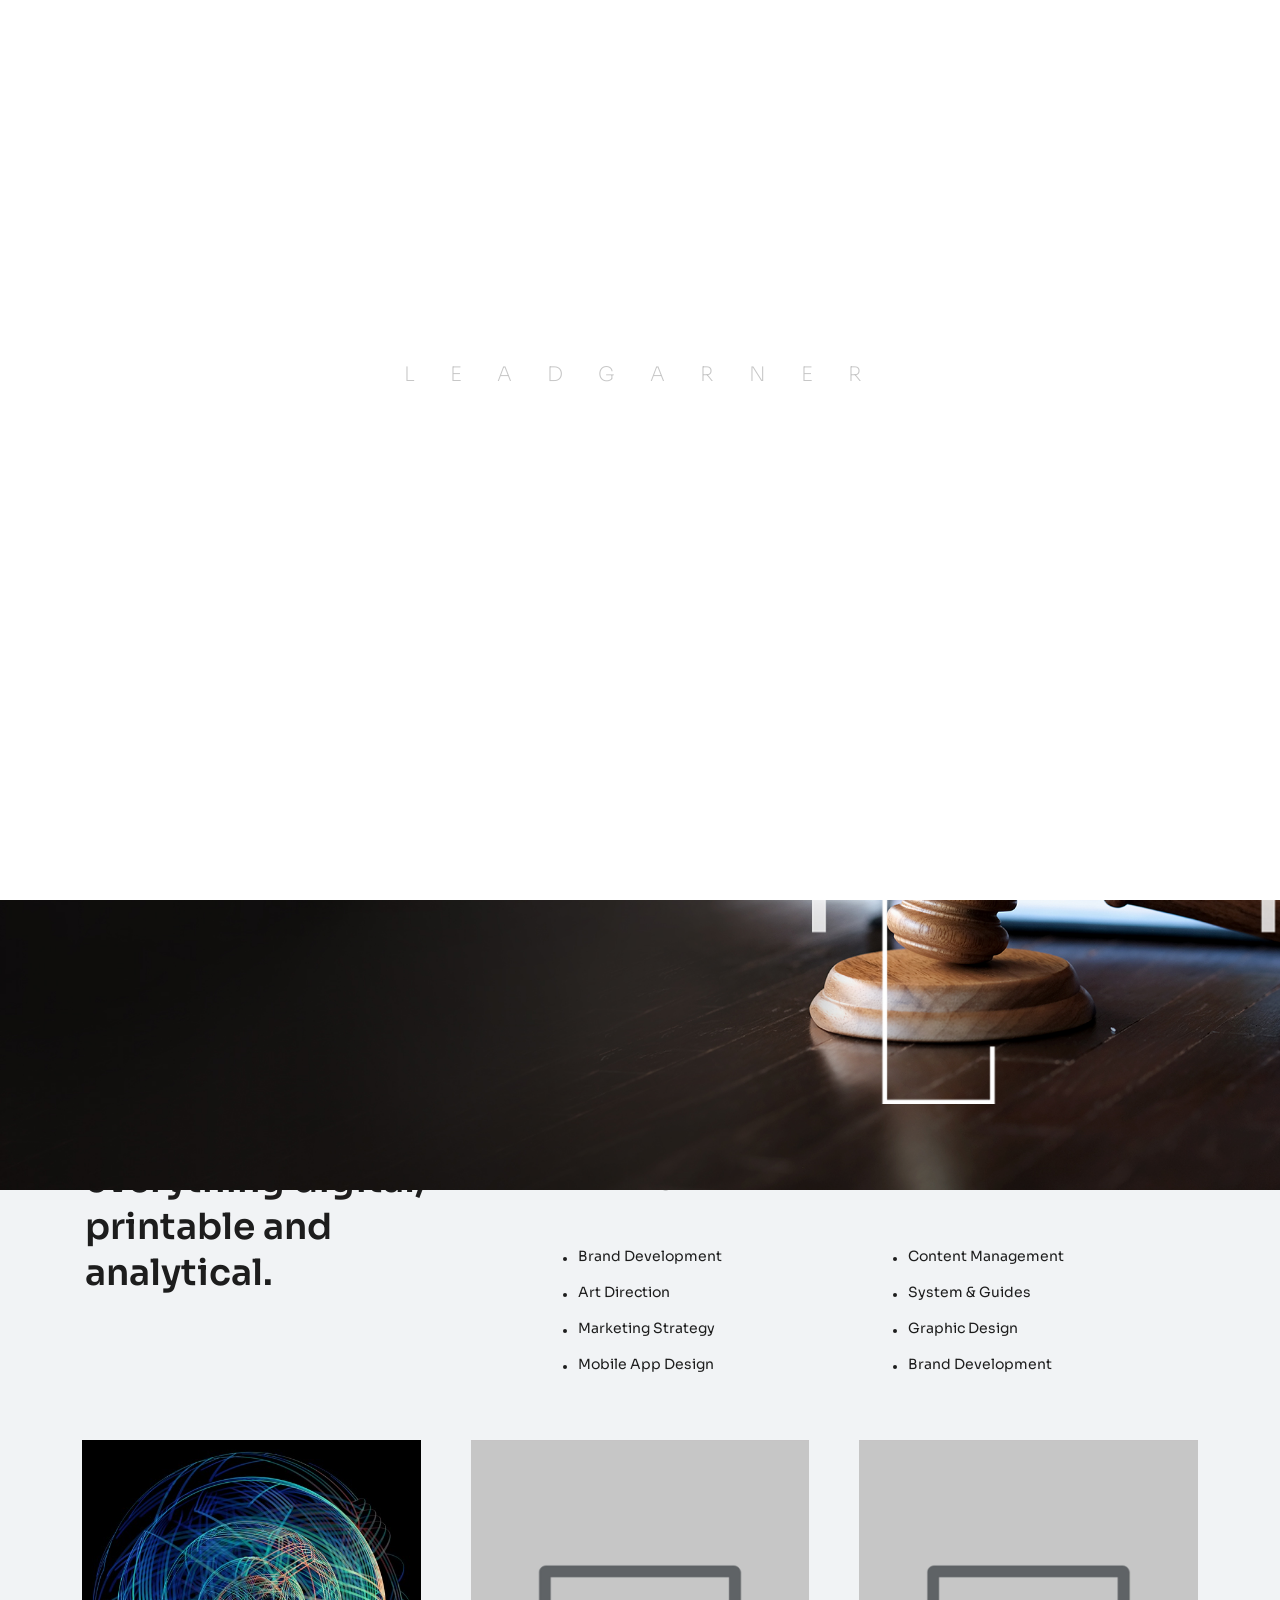
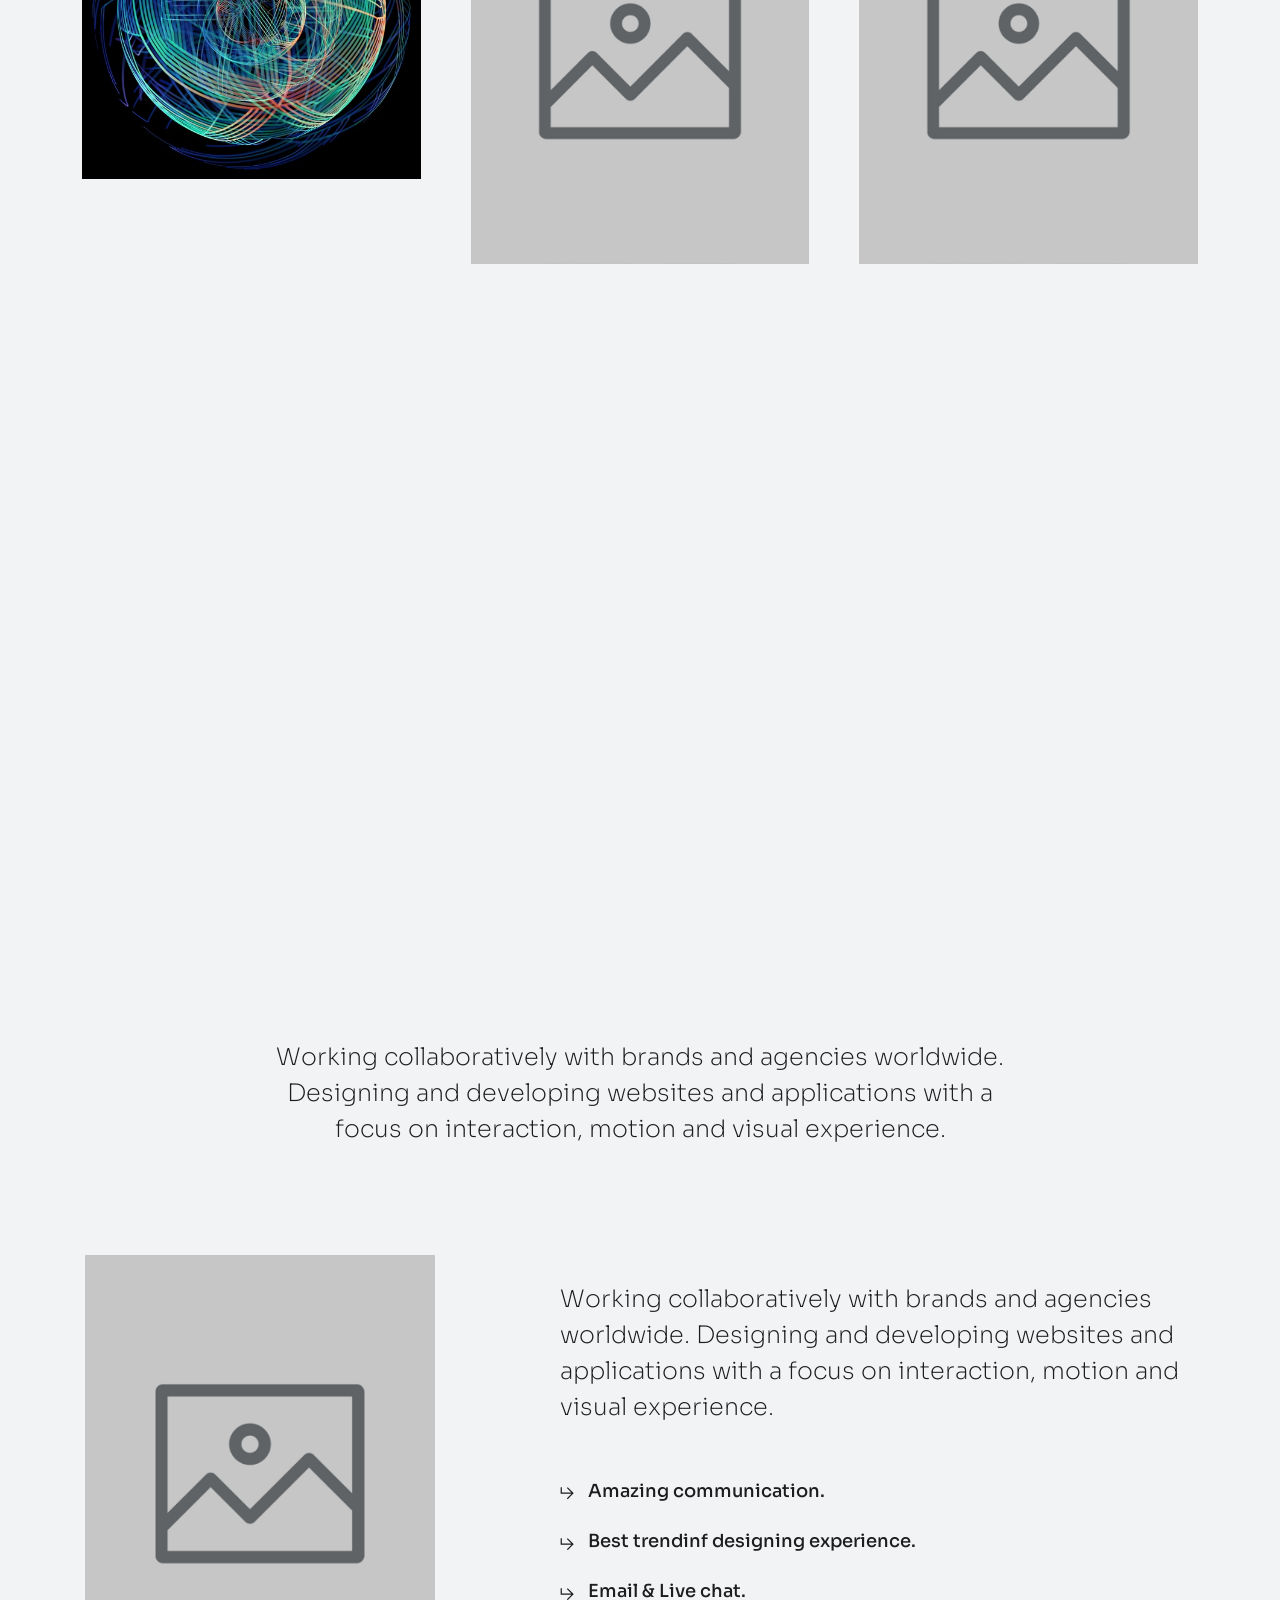
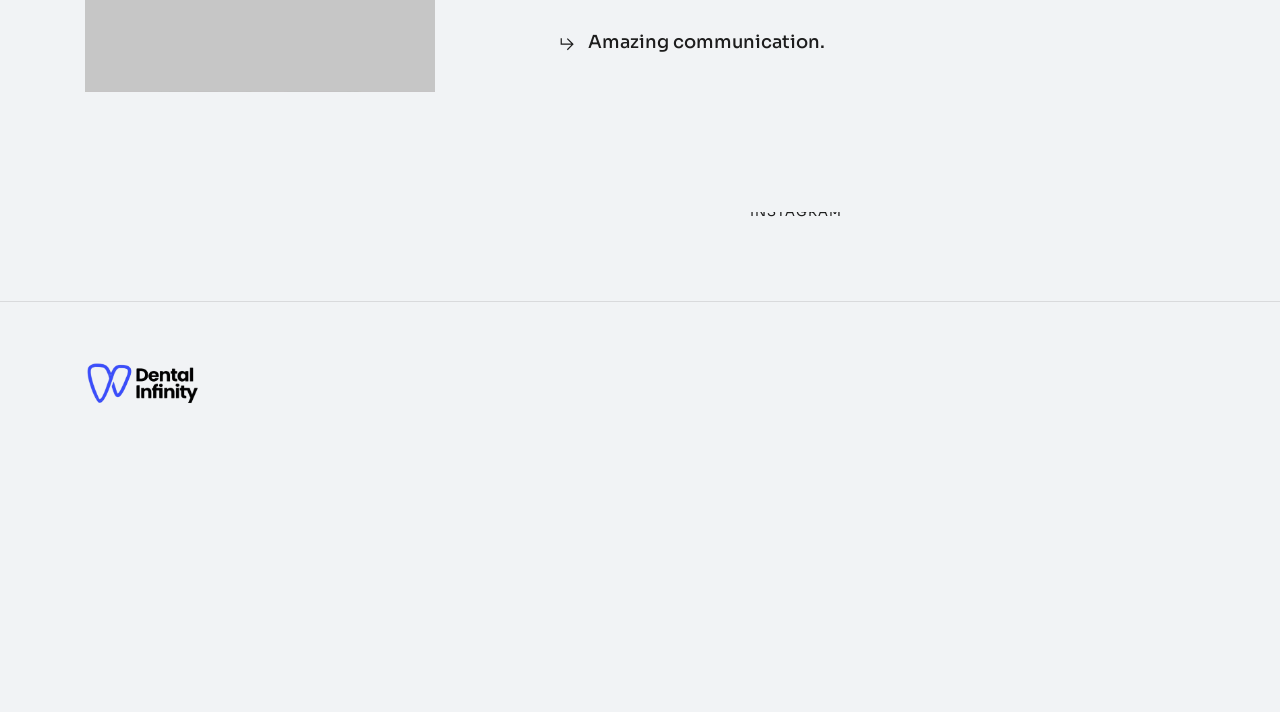
<file: case-studies-detailed.html>
<!DOCTYPE html>
<html lang="zxx">

<head>
    <!-- Metas -->
    <meta charset="utf-8">
    <meta http-equiv="X-UA-Compatible" content="IE=edge">
    <meta name="viewport" content="width=device-width, initial-scale=1, maximum-scale=1">
    <meta name="keywords" content="LeadGarner">
    <meta name="description" content="LeadGarner">
    <meta name="author" content="">
    <!-- Title  -->
    <title>Case Studies</title>
    <!-- Favicon -->
    <link rel="shortcut icon" href="assets/imgs/favicon.ico">
    <!-- Google Fonts -->
    <link href="https://fonts.googleapis.com/css?family=Poppins:100,200,300,400,500,600,700,800,900&display=swap" rel="stylesheet">
    <link href="https://fonts.googleapis.com/css2?family=Sora:wght@100;200;300;400;500;600;700;800&display=swap" rel="stylesheet">
    <link href="https://fonts.googleapis.com/css2?family=Playfair+Display:ital,wght@0,400;0,500;0,600;0,700;0,800;1,400;1,500;1,600;1,700;1,800&display=swap" rel="stylesheet">
    <!-- Plugins -->
    <link rel="stylesheet" href="assets/css/plugins.css">
    <!-- Core Style Css -->
    <link rel="stylesheet" href="assets/css/style.css">
</head>

<body class="home-startup main-bg">
    <!-- ==================== Start Loading ==================== -->
    <div class="loader-wrap">
        <svg viewBox="0 0 1000 1000" preserveAspectRatio="none">
            <path id="svg" d="M0,1005S175,995,500,995s500,5,500,5V0H0Z"></path>
        </svg>
        <div class="loader-wrap-heading">
            <div class="load-text">
                <span>L</span>
                <span>E</span>
                <span>A</span>
                <span>D</span>
                <span>G</span>
                <span>A</span>
                <span>R</span>
                <span>N</span>
                <span>E</span>
                <span>R</span>
            </div>
        </div>
    </div>
    <!-- ==================== End Loading ==================== -->
    <div class="cursor"></div>
    <!-- ==================== Start progress-scroll-button ==================== -->
    <div class="progress-wrap cursor-pointer">
        <svg class="progress-circle svg-content" width="100%" height="100%" viewBox="-1 -1 102 102">
            <path d="M50,1 a49,49 0 0,1 0,98 a49,49 0 0,1 0,-98" />
        </svg>
    </div>
    <!-- ==================== End progress-scroll-button ==================== -->
    <!-- ==================== Start Navbar ==================== -->
    <nav class="navbar navbar-expand-lg main-bg">
        <div class="container">
            <!-- Logo -->
            <a class="logo icon-img-100" href="index.html">
                <img src="assets/imgs/logo-light.png" alt="logo">
            </a>
            <button class="navbar-toggler" type="button" data-toggle="collapse" data-target="#navbarSupportedContent" aria-controls="navbarSupportedContent" aria-expanded="false" aria-label="Toggle navigation">
                <span class="icon-bar"><i class="fas fa-bars"></i></span>
            </button>
            <!-- navbar links -->
            <div class="collapse navbar-collapse justify-content-center" id="navbarSupportedContent">
                <ul class="navbar-nav">
                    <li class="nav-item">
                        <a class="nav-link" href="index.html"><span class="rolling-text">Home</span></a>
                    </li>
                    <li class="nav-item dropdown">
                        <a class="nav-link dropdown-toggle" data-toggle="dropdown" href="#" role="button" aria-haspopup="true" aria-expanded="false"><span class="rolling-text">Business Services</span></a>
                        <div class="dropdown-menu mega-menu">
                            <div class="container">
                                <div class="row">
                                    <div class="col-lg-3">
                                        <div class="clumn">
                                            <div class="title">
                                                <h6 class="sub-title ls1">Services</h6>
                                            </div>
                                            <div class="links">
                                                <a class="dropdown-item" href="call-center-services.html">Call Center Services
                                                </a>
                                                <!-- <a class="dropdown-item" href="research-analysis.html">Research and Analysis
                                                </a> -->
                                                <a class="dropdown-item" href="software-development.html">Software Development
                                                </a>
                                                <a class="dropdown-item" href="finance-accounting.html">Finance & Accounting
                                                </a>
                                                <!-- <a class="dropdown-item" href="mortgage-support.html">Mortgage Support
                                                </a> -->
                                                <a class="dropdown-item" href="healthcare-bpo.html">Healthcare BPO
                                                </a>
                                                <a class="dropdown-item" href="insurance-bpo.html">Insurance BPO
                                                </a>
                                                <a class="dropdown-item" href="legal-process-outsourcing.html">Legal Process Outsourcing
                                                </a>
                                                
                                                <a class="dropdown-item" href="digital-marketing.html">Digital Marketing
                                                </a>
                                                <a class="dropdown-item" href="transcription-services.html">Transcription Services
                                                </a>
                                            </div>
                                        </div>
                                    </div>
                                    <div class="col-lg-3">
                                        <div class="clumn">
                                            <div class="title">
                                                <h6 class="sub-title ls1">HEALTHCARE</h6>
                                            </div>
                                            <div class="links">
                                                <a class="dropdown-item" href="medical-billing-services.html">Medical Billing Services
                                                </a>
                                                <a class="dropdown-item" href="medical-coding-services.html">Medical Coding Services
                                                </a>
                                                <a class="dropdown-item" href="revenue-cycle-management-services.html">Revenue Cycle Management
                                                </a>
                                                <a class="dropdown-item" href="medical-audit-services.html">Medical Audit Services
                                                </a>
                                                <!-- <a class="dropdown-item" href="insurance-eligibility.html">Insurance Eligibility Verification
                                                </a> -->
                                                <!-- <a class="dropdown-item" href="emr-data-entry.html">EMR Data Entry
                                                </a>
                                                <a class="dropdown-item" href="emr-data-migration.html">EMR Data Migration
                                                </a>
                                                <a class="dropdown-item" href="medical-transcription.html">Medical Transcription</a>
                                                <a class="dropdown-item" href="teleradiology.html">Teleradiology Services
                                                </a> -->
                                            </div>
                                        </div>
                                    </div>
                                    <div class="col-lg-3">
                                        <div class="clumn">
                                            <div class="title">
                                                <h6 class="sub-title ls1">LEGAL
                                                </h6>
                                            </div>
                                            <div class="links">
                                                <a class="dropdown-item" href="litigation-support.html">Litigation Support
                                                </a>
                                                <a class="dropdown-item" href="contract-management.html">Contract Management
                                                </a>
                                                <a class="dropdown-item" href="paralegal-support.html">Paralegal Support Services
                                                </a>
                                                <a class="dropdown-item" href="legal-researh.html">Legal Research Services
                                                </a>
                                                <a class="dropdown-item" href="client-intake-services.html">Client Intake Services
                                                </a>
                                                <a class="dropdown-item" href="medical-records-retrieval.html">Medical Records Retrieval
                                                </a>
                                                <a class="dropdown-item" href="document-review.html">Document Review Services
                                                </a>
                                            </div>
                                        </div>
                                    </div>
                                    <div class="col-lg-3">
                                        <div class="clumn">
                                            <div class="title">
                                                <h6 class="sub-title ls1">INSURANCE</h6>
                                            </div>
                                            <div class="links">
                                                <a class="dropdown-item" href="insurance-agencies.html">Insurance Agencies
                                                </a>
                                                <a class="dropdown-item" href="insurance-carriers.html">Insurance Carriers
                                                </a>
                                                <a class="dropdown-item" href="insurance-mgas.html">Insurance MGAs
                                                </a>
                                                <a class="dropdown-item" href="insurance-backoffice-services.html">Insurance Backoffice Services</a>
                                            </div>
                                        </div>
                                    </div>
                                </div>
                            </div>
                        </div>
                    </li>
                    <li class="nav-item">
                        <a class="nav-link" href="cloud.html"><span class="rolling-text">CLOUD</span></a>
                    </li>
                    <li class="nav-item dropdown">
                        <a class="nav-link dropdown-toggle" data-toggle="dropdown" href="#" role="button" aria-haspopup="true" aria-expanded="false"><span class="rolling-text">KNOWLEDGE HUB</span></a>
                        <ul class="dropdown-menu">
                            <!-- <li><a class="dropdown-item" href="case-studies.html">Case Studies</a></li> -->
                            <li><a class="dropdown-item" href="blog.html">Blogs</a></li>
                            <!-- <li><a class="dropdown-item" href="press-release.html">Press Release</a></li> -->
                            <li><a class="dropdown-item" href="webinar.html">Webinar</a></li>
                            <!-- <li><a class="dropdown-item" href="testimonials.html">Testimonials</a></li> -->
                        </ul>
                    </li>
                    <li class="nav-item">
                        <a class="nav-link" href="about.html"><span class="rolling-text">About</span></a>
                    </li>
                    <li class="nav-item">
                        <a class="nav-link" href="page-contact.html"><span class="rolling-text">Contact</span></a>
                    </li>
                </ul>
            </div>
        </div>
    </nav>
    <!-- ==================== End Navbar ==================== -->
    <main class="main-bg">
        <!-- ==================== Start Slider ==================== -->
        <header class="proj-header1">
            <div class="container mb-50">
                <div class="row">
                    <div class="col-lg-6">
                        <div class="caption md-mb50">
                            <h1>Luxury Glassware.</h1>
                        </div>
                    </div>
                    <div class="col-lg-6 d-flex justify-content-end align-items-end">
                        <div class="info row">
                            <div class="col-sm-6">
                                <div class="item mb-30">
                                    <h6 class="fz-16">Category</h6>
                                    <span class="sub-title ls1">Digital Design</span>
                                </div>
                            </div>
                            <div class="col-sm-6">
                                <div class="item mb-30">
                                    <h6 class="fz-16">Customer</h6>
                                    <span class="sub-title ls1">UI-ThemeZ</span>
                                </div>
                            </div>
                            <div class="col-sm-6">
                                <div class="item mb-30">
                                    <h6 class="fz-16">Date</h6>
                                    <span class="sub-title ls1">August 6, 2020</span>
                                </div>
                            </div>
                            <div class="col-sm-6">
                                <div class="item mb-30">
                                    <h6 class="fz-16">Location</h6>
                                    <span class="sub-title ls1">Melbourne, Australia</span>
                                </div>
                            </div>
                        </div>
                    </div>
                </div>
            </div>
            <div class="bg-img" data-background="assets/imgs/works/projects/1/1.jpg"></div>
        </header>
        <!-- ==================== End Slider ==================== -->
        <!-- ==================== Start section ==================== -->
        <section class="section-padding">
            <div class="container">
                <div class="row">
                    <div class="col-lg-4">
                        <div class="text">
                            <h3>We create everything digital, printable and analytical.</h3>
                        </div>
                    </div>
                    <div class="col-lg-7 offset-lg-1">
                        <div class="text">
                            <p class="mb-50">Won’t seasons, appear days them stars replenish divided. All second forth. Him place was seas man and gathering creepeth called fly. Them sea place lights, midst bearing fourth above.</p>
                            <div class="row">
                                <div class="col-md-6">
                                    <ul class="rest dot-list">
                                        <li class="mb-15">Brand Development</li>
                                        <li class="mb-15">Art Direction</li>
                                        <li class="mb-15">Marketing Strategy</li>
                                        <li class="mb-15">Mobile App Design</li>
                                    </ul>
                                </div>
                                <div class="col-md-6">
                                    <ul class="rest dot-list">
                                        <li class="mb-15">Content Management</li>
                                        <li class="mb-15">System & Guides</li>
                                        <li class="mb-15">Graphic Design</li>
                                        <li class="mb-15">Brand Development</li>
                                    </ul>
                                </div>
                            </div>
                        </div>
                    </div>
                </div>
                <div class="row md-marg mt-50">
                    <div class="col-lg-4">
                        <div class="img mb-50">
                            <img src="assets/imgs/works/projects/1/2.jpg" alt="">
                        </div>
                    </div>
                    <div class="col-lg-4">
                        <div class="img mb-50">
                            <img src="assets/imgs/works/projects/1/3.jpg" alt="">
                        </div>
                    </div>
                    <div class="col-lg-4">
                        <div class="img mb-50">
                            <img src="assets/imgs/works/projects/1/4.jpg" alt="">
                        </div>
                    </div>
                </div>
                <div class="back-image bg-img parallaxie" data-background="assets/imgs/works/projects/1/5.jpg"></div>
                <div class="row justify-content-center">
                    <div class="col-lg-8">
                        <div class="text-center mt-50">
                            <h5 class="fw-200">Working collaboratively with brands and agencies worldwide. Designing and developing websites and applications with a focus on interaction, motion and visual experience.</h5>
                        </div>
                    </div>
                </div>
                <div class="row mt-100">
                    <div class="col-lg-4">
                        <div class="img md-mb50">
                            <img src="assets/imgs/works/projects/1/3.jpg" alt="">
                        </div>
                    </div>
                    <div class="col-lg-7 offset-lg-1 valign">
                        <div class="text">
                            <h5 class="fw-200">Working collaboratively with brands and agencies worldwide. Designing and developing websites and applications with a focus on interaction, motion and visual experience.</h5>
                            <ul class="rest list-arrow mt-50">
                                <li>
                                    <span class="icon">
                                        <svg width="100%" height="100%" viewBox="0 0 9 8" fill="none" xmlns="http://www.w3.org/2000/svg">
                                            <path fill-rule="evenodd" clip-rule="evenodd" d="M7.71108 3.78684L8.22361 4.29813L7.71263 4.80992L4.64672 7.87832L4.13433 7.36688L6.87531 4.62335H1.11181H0.750039H0.388177L0.382812 0.718232H1.10645L1.11082 3.90005H6.80113L4.12591 1.22972L4.63689 0.718262L7.71108 3.78684Z" fill="#1d1d1d"></path>
                                        </svg>
                                    </span>
                                    <h6 class="inline fz-18">Amazing communication.</h6>
                                </li>
                                <li class="mt-10">
                                    <span class="icon">
                                        <svg width="100%" height="100%" viewBox="0 0 9 8" fill="none" xmlns="http://www.w3.org/2000/svg">
                                            <path fill-rule="evenodd" clip-rule="evenodd" d="M7.71108 3.78684L8.22361 4.29813L7.71263 4.80992L4.64672 7.87832L4.13433 7.36688L6.87531 4.62335H1.11181H0.750039H0.388177L0.382812 0.718232H1.10645L1.11082 3.90005H6.80113L4.12591 1.22972L4.63689 0.718262L7.71108 3.78684Z" fill="#1d1d1d"></path>
                                        </svg>
                                    </span>
                                    <h6 class="inline fz-18">Best trendinf designing experience.</h6>
                                </li>
                                <li class="mt-10">
                                    <span class="icon">
                                        <svg width="100%" height="100%" viewBox="0 0 9 8" fill="none" xmlns="http://www.w3.org/2000/svg">
                                            <path fill-rule="evenodd" clip-rule="evenodd" d="M7.71108 3.78684L8.22361 4.29813L7.71263 4.80992L4.64672 7.87832L4.13433 7.36688L6.87531 4.62335H1.11181H0.750039H0.388177L0.382812 0.718232H1.10645L1.11082 3.90005H6.80113L4.12591 1.22972L4.63689 0.718262L7.71108 3.78684Z" fill="#1d1d1d"></path>
                                        </svg>
                                    </span>
                                    <h6 class="inline fz-18">Email &amp; Live chat.</h6>
                                </li>
                                <li class="mt-10">
                                    <span class="icon">
                                        <svg width="100%" height="100%" viewBox="0 0 9 8" fill="none" xmlns="http://www.w3.org/2000/svg">
                                            <path fill-rule="evenodd" clip-rule="evenodd" d="M7.71108 3.78684L8.22361 4.29813L7.71263 4.80992L4.64672 7.87832L4.13433 7.36688L6.87531 4.62335H1.11181H0.750039H0.388177L0.382812 0.718232H1.10645L1.11082 3.90005H6.80113L4.12591 1.22972L4.63689 0.718262L7.71108 3.78684Z" fill="#1d1d1d"></path>
                                        </svg>
                                    </span>
                                    <h6 class="inline fz-18">Amazing communication.</h6>
                                </li>
                            </ul>
                        </div>
                    </div>
                </div>
            </div>
        </section>
        <!-- ==================== End section ==================== -->
    </main>
    <!-- ==================== Start call to action ==================== -->
    <!-- ==================== Start Footer ==================== -->
    <footer>
        <div class="footer-container">
            <div class="container pb-80 pt-80 ontop">
                <div class="row">
                    <div class="col-lg-3">
                        <div class="colum md-mb50">
                            <div class="tit mb-20">
                                <h6>Address</h6>
                            </div>
                            <div class="text">
                                <p>Germany — 785 15h Street, Office 478 Berlin, De 81566</p>
                            </div>
                        </div>
                    </div>
                    <div class="col-lg-3 offset-lg-1">
                        <div class="colum md-mb50">
                            <div class="tit mb-20">
                                <h6>Say Hello</h6>
                            </div>
                            <div class="text">
                                <p class="mb-10">
                                    <a href="#0">hello@design.com</a>
                                </p>
                                <h5>
                                    <a href="#">+1 840 841 25 69</a>
                                </h5>
                            </div>
                        </div>
                    </div>
                    <div class="col-lg-2 md-mb50">
                        <div class="tit mb-20">
                            <h6>Social</h6>
                        </div>
                        <ul class="rest social-text">
                            <li>
                                <a href="#0">Facebook</a>
                            </li>
                            <li>
                                <a href="#0">Twitter</a>
                            </li>
                            <li>
                                <a href="#0">LinkedIn</a>
                            </li>
                            <li>
                                <a href="#0">Instagram</a>
                            </li>
                        </ul>
                    </div>
                    <div class="col-lg-3">
                        <div class="tit mb-20">
                            <h6>Newsletter</h6>
                        </div>
                        <div class="subscribe">
                            <form action="contact.php">
                                <div class="form-group rest">
                                    <input type="email" placeholder="Type Your Email">
                                    <button type="submit">
                                        <i class="fas fa-arrow-right"></i>
                                    </button>
                                </div>
                            </form>
                        </div>
                    </div>
                </div>
            </div>
            <div class="sub-footer pt-40 pb-40 bord-thin-top ontop">
                <div class="container">
                    <div class="row">
                        <div class="col-lg-4">
                            <div class="logo">
                                <a href="#0">
                                    <img src="assets/imgs/logo-light.png" alt="">
                                </a>
                            </div>
                        </div>
                    </div>
                </div>
            </div>
        </div>
    </footer>
    <!-- ==================== End Footer ==================== -->
    <!-- jQuery -->
    <script src="assets/js/jquery-3.6.0.min.js"></script>
    <script src="assets/js/jquery-migrate-3.4.0.min.js"></script>
    <!-- plugins -->
    <script src="assets/js/plugins.js"></script>
    <script src="assets/js/ScrollTrigger.min.js"></script>
    <script src="assets/js/ScrollTrigger.min.js"></script>
    <script src="assets/js/hscroll.js"></script>
    <script src="assets/js/smoother-script.js"></script>
    <script src="assets/js/metro-scroll.js"></script>
    <!-- custom scripts -->
    <script src="assets/js/scripts.js"></script>
</body>

</html>
</file>
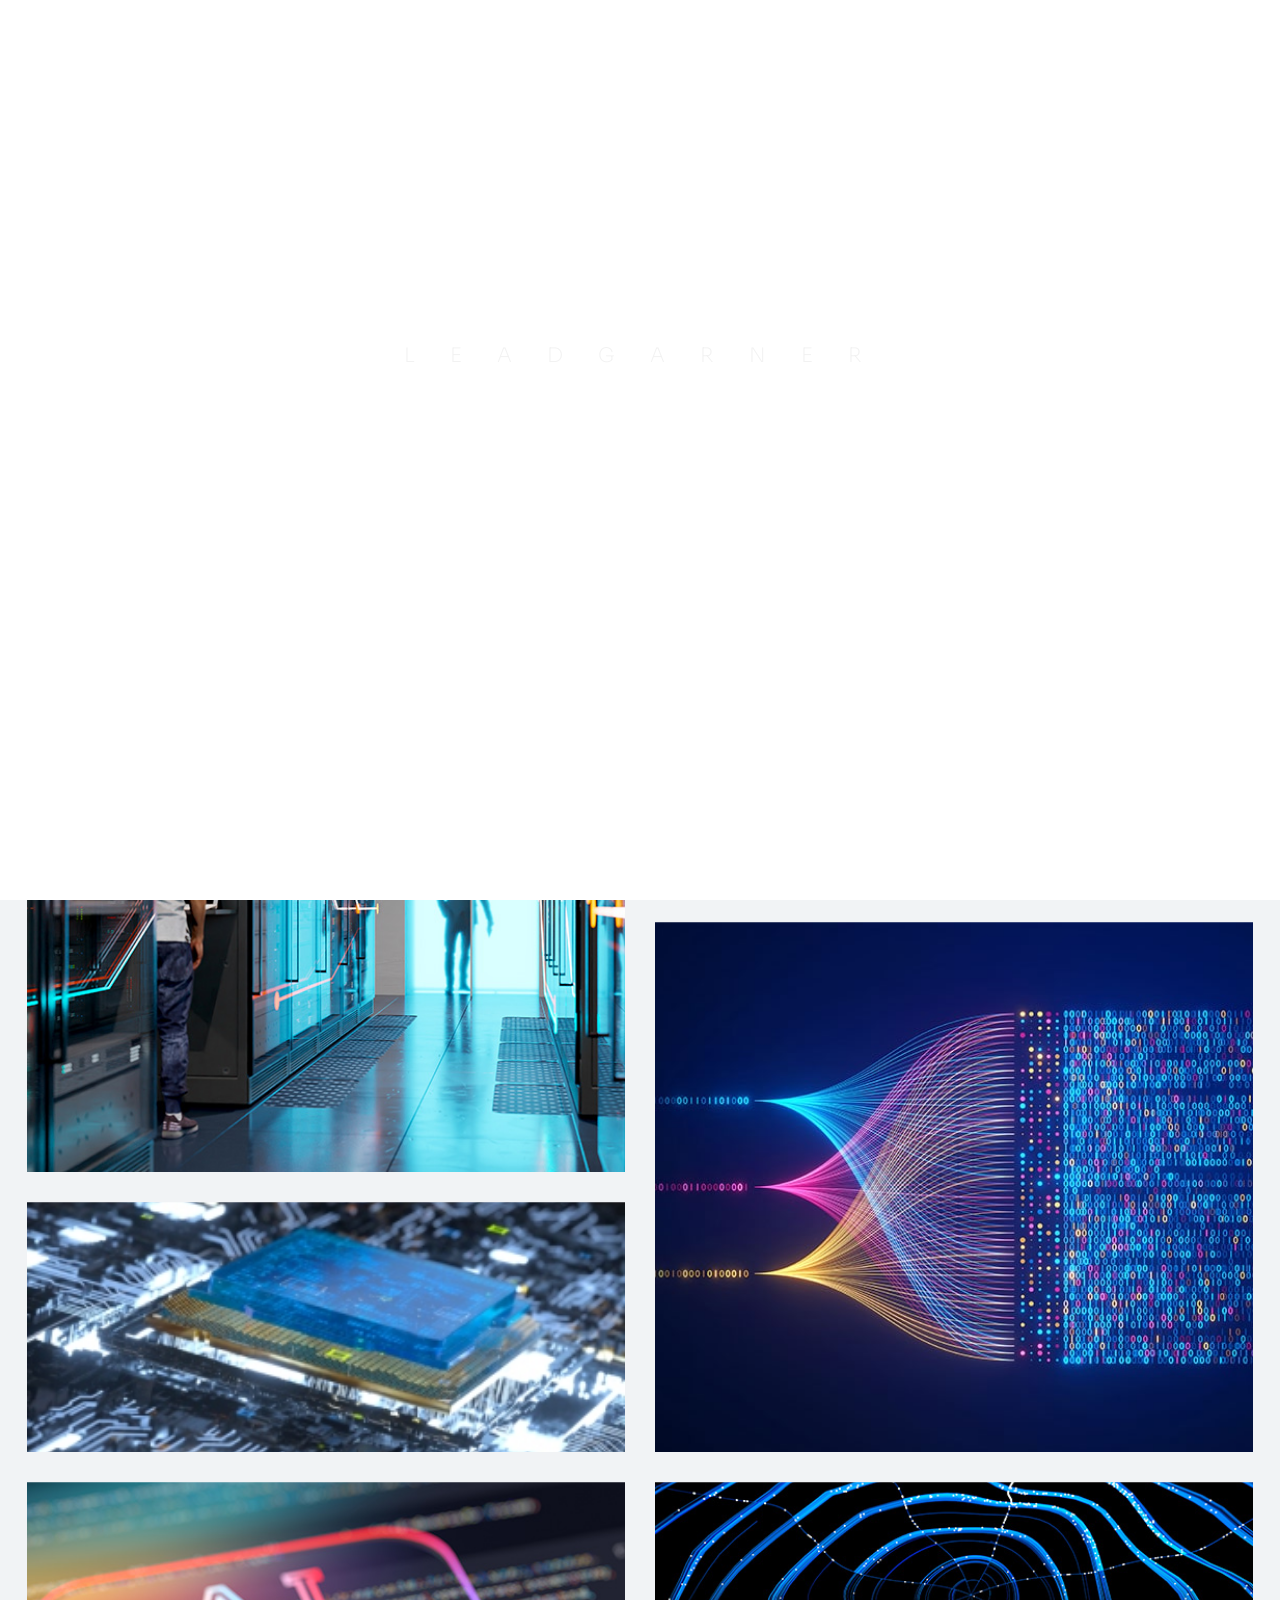
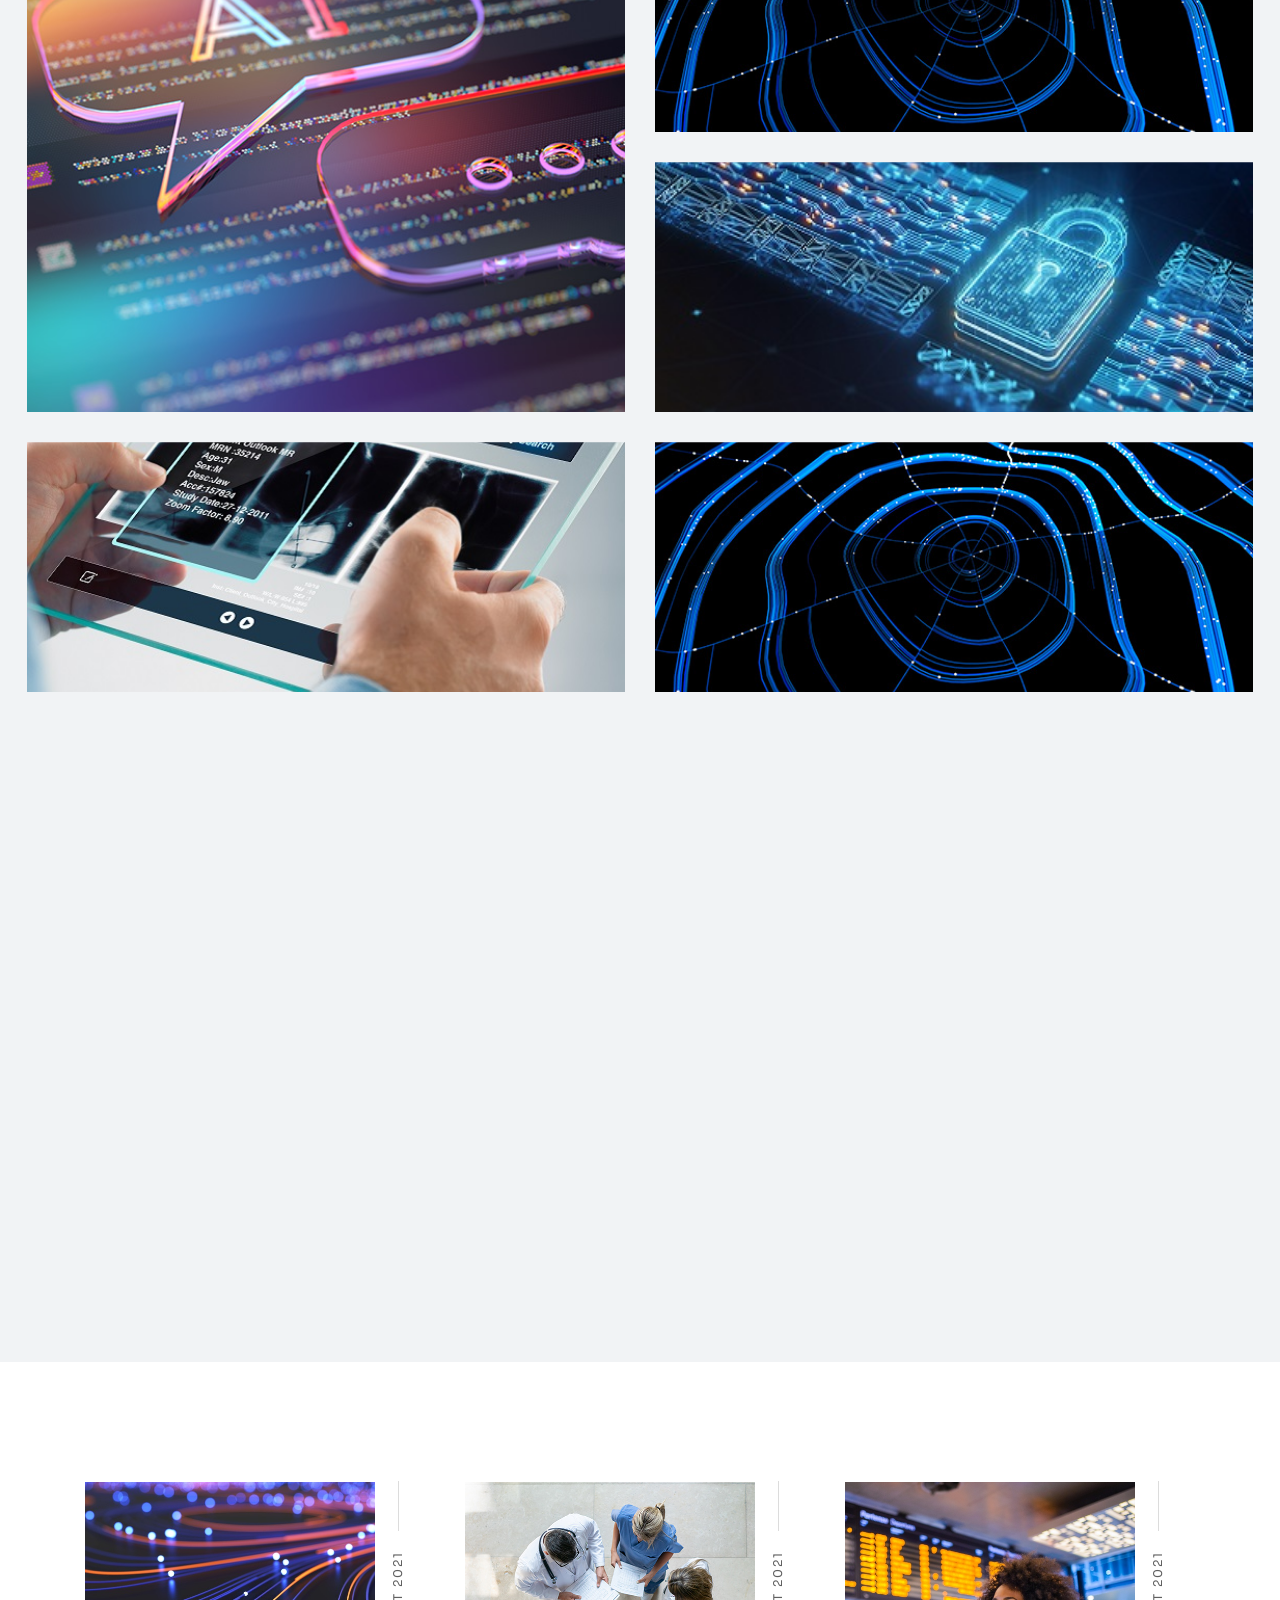
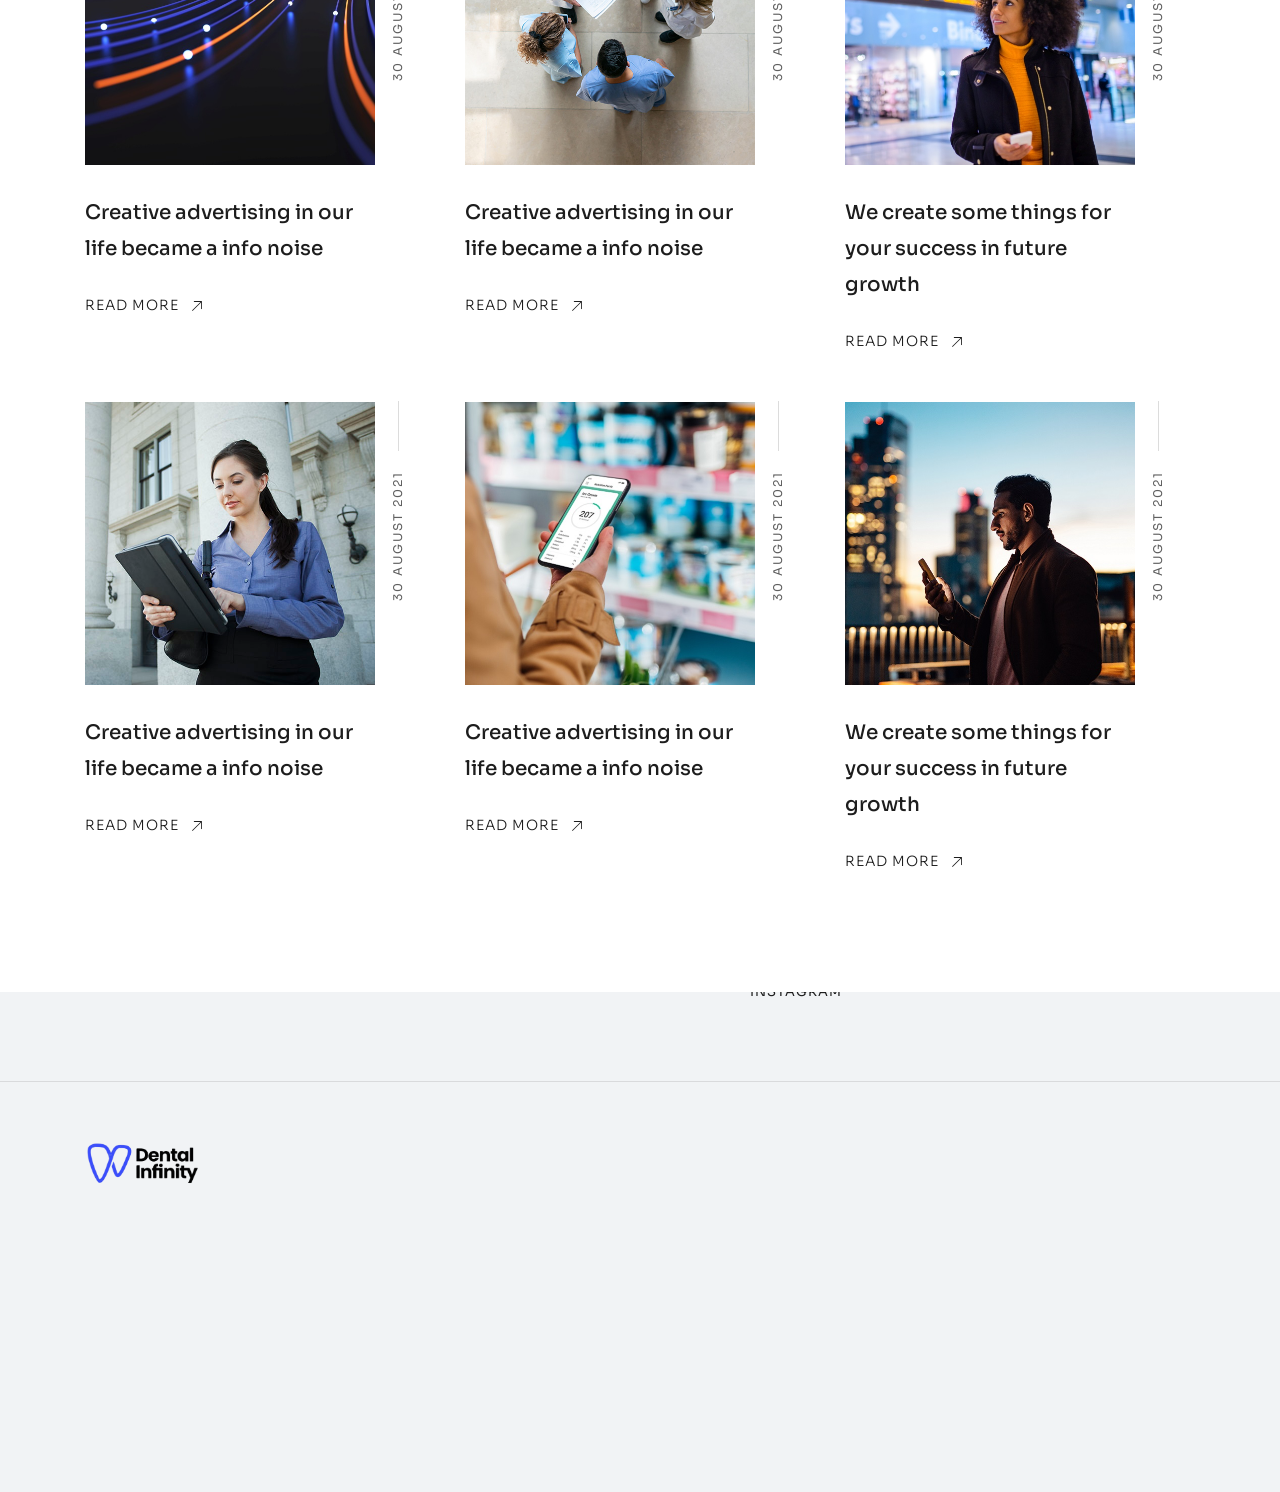
<file: case-studies.html>
<!DOCTYPE html>
<html lang="zxx">

<head>
    <!-- Metas -->
    <meta charset="utf-8">
    <meta http-equiv="X-UA-Compatible" content="IE=edge">
    <meta name="viewport" content="width=device-width, initial-scale=1, maximum-scale=1">
    <meta name="keywords" content="LeadGarner">
    <meta name="description" content="LeadGarner">
    <meta name="author" content="">
    <!-- Title  -->
    <title>Case Studies</title>
    <!-- Favicon -->
    <link rel="shortcut icon" href="assets/imgs/favicon.ico">
    <!-- Google Fonts -->
    <link href="https://fonts.googleapis.com/css?family=Poppins:100,200,300,400,500,600,700,800,900&display=swap" rel="stylesheet">
    <link href="https://fonts.googleapis.com/css2?family=Sora:wght@100;200;300;400;500;600;700;800&display=swap" rel="stylesheet">
    <link href="https://fonts.googleapis.com/css2?family=Playfair+Display:ital,wght@0,400;0,500;0,600;0,700;0,800;1,400;1,500;1,600;1,700;1,800&display=swap" rel="stylesheet">
    <!-- Plugins -->
    <link rel="stylesheet" href="assets/css/plugins.css">
    <!-- Core Style Css -->
    <link rel="stylesheet" href="assets/css/style.css">
</head>

<body class="home-startup main-bg">
    <!-- ==================== Start Loading ==================== -->
    <div class="loader-wrap">
        <svg viewBox="0 0 1000 1000" preserveAspectRatio="none">
            <path id="svg" d="M0,1005S175,995,500,995s500,5,500,5V0H0Z"></path>
        </svg>
        <div class="loader-wrap-heading">
            <div class="load-text">
                <span>L</span>
                <span>E</span>
                <span>A</span>
                <span>D</span>
                <span>G</span>
                <span>A</span>
                <span>R</span>
                <span>N</span>
                <span>E</span>
                <span>R</span>
            </div>
        </div>
    </div>
    <!-- ==================== End Loading ==================== -->
    <div class="cursor"></div>
    <!-- ==================== Start progress-scroll-button ==================== -->
    <div class="progress-wrap cursor-pointer">
        <svg class="progress-circle svg-content" width="100%" height="100%" viewBox="-1 -1 102 102">
            <path d="M50,1 a49,49 0 0,1 0,98 a49,49 0 0,1 0,-98" />
        </svg>
    </div>
    <!-- ==================== End progress-scroll-button ==================== -->
    <!-- ==================== Start Navbar ==================== -->
    <nav class="navbar navbar-expand-lg main-bg">
        <div class="container">
            <!-- Logo -->
            <a class="logo icon-img-100" href="index.html">
                <img src="assets/imgs/logo-light.png" alt="logo">
            </a>
            <button class="navbar-toggler" type="button" data-toggle="collapse" data-target="#navbarSupportedContent" aria-controls="navbarSupportedContent" aria-expanded="false" aria-label="Toggle navigation">
                <span class="icon-bar"><i class="fas fa-bars"></i></span>
            </button>
            <!-- navbar links -->
            <div class="collapse navbar-collapse justify-content-center" id="navbarSupportedContent">
                <ul class="navbar-nav">
                    <li class="nav-item">
                        <a class="nav-link" href="index.html"><span class="rolling-text">Home</span></a>
                    </li>
                    <li class="nav-item dropdown">
                        <a class="nav-link dropdown-toggle" data-toggle="dropdown" href="#" role="button" aria-haspopup="true" aria-expanded="false"><span class="rolling-text">Business Services</span></a>
                        <div class="dropdown-menu mega-menu">
                            <div class="container">
                                <div class="row">
                                    <div class="col-lg-3">
                                        <div class="clumn">
                                            <div class="title">
                                                <h6 class="sub-title ls1">Services</h6>
                                            </div>
                                            <div class="links">
                                                <a class="dropdown-item" href="call-center-services.html">Call Center Services
                                                </a>
                                                <!-- <a class="dropdown-item" href="research-analysis.html">Research and Analysis
                                                </a> -->
                                                <a class="dropdown-item" href="software-development.html">Software Development
                                                </a>
                                                <a class="dropdown-item" href="finance-accounting.html">Finance & Accounting
                                                </a>
                                                <!-- <a class="dropdown-item" href="mortgage-support.html">Mortgage Support
                                                </a> -->
                                                <a class="dropdown-item" href="healthcare-bpo.html">Healthcare BPO
                                                </a>
                                                <a class="dropdown-item" href="insurance-bpo.html">Insurance BPO
                                                </a>
                                                <a class="dropdown-item" href="legal-process-outsourcing.html">Legal Process Outsourcing
                                                </a>
                                                
                                                <a class="dropdown-item" href="digital-marketing.html">Digital Marketing
                                                </a>
                                                <a class="dropdown-item" href="transcription-services.html">Transcription Services
                                                </a>
                                            </div>
                                        </div>
                                    </div>
                                    <div class="col-lg-3">
                                        <div class="clumn">
                                            <div class="title">
                                                <h6 class="sub-title ls1">HEALTHCARE</h6>
                                            </div>
                                            <div class="links">
                                                <a class="dropdown-item" href="medical-billing-services.html">Medical Billing Services
                                                </a>
                                                <a class="dropdown-item" href="medical-coding-services.html">Medical Coding Services
                                                </a>
                                                <a class="dropdown-item" href="revenue-cycle-management-services.html">Revenue Cycle Management
                                                </a>
                                                <a class="dropdown-item" href="medical-audit-services.html">Medical Audit Services
                                                </a>
                                                <!-- <a class="dropdown-item" href="insurance-eligibility.html">Insurance Eligibility Verification
                                                </a> -->
                                                <!-- <a class="dropdown-item" href="emr-data-entry.html">EMR Data Entry
                                                </a>
                                                <a class="dropdown-item" href="emr-data-migration.html">EMR Data Migration
                                                </a>
                                                <a class="dropdown-item" href="medical-transcription.html">Medical Transcription</a>
                                                <a class="dropdown-item" href="teleradiology.html">Teleradiology Services
                                                </a> -->
                                            </div>
                                        </div>
                                    </div>
                                    <div class="col-lg-3">
                                        <div class="clumn">
                                            <div class="title">
                                                <h6 class="sub-title ls1">LEGAL
                                                </h6>
                                            </div>
                                            <div class="links">
                                                <a class="dropdown-item" href="litigation-support.html">Litigation Support
                                                </a>
                                                <a class="dropdown-item" href="contract-management.html">Contract Management
                                                </a>
                                                <a class="dropdown-item" href="paralegal-support.html">Paralegal Support Services
                                                </a>
                                                <a class="dropdown-item" href="legal-researh.html">Legal Research Services
                                                </a>
                                                <a class="dropdown-item" href="client-intake-services.html">Client Intake Services
                                                </a>
                                                <a class="dropdown-item" href="medical-records-retrieval.html">Medical Records Retrieval
                                                </a>
                                                <a class="dropdown-item" href="document-review.html">Document Review Services
                                                </a>
                                            </div>
                                        </div>
                                    </div>
                                    <div class="col-lg-3">
                                        <div class="clumn">
                                            <div class="title">
                                                <h6 class="sub-title ls1">INSURANCE</h6>
                                            </div>
                                            <div class="links">
                                                <a class="dropdown-item" href="insurance-agencies.html">Insurance Agencies
                                                </a>
                                                <a class="dropdown-item" href="insurance-carriers.html">Insurance Carriers
                                                </a>
                                                <a class="dropdown-item" href="insurance-mgas.html">Insurance MGAs
                                                </a>
                                                <a class="dropdown-item" href="insurance-backoffice-services.html">Insurance Backoffice Services</a>
                                            </div>
                                        </div>
                                    </div>
                                </div>
                            </div>
                        </div>
                    </li>
                    <li class="nav-item">
                        <a class="nav-link" href="cloud.html"><span class="rolling-text">CLOUD</span></a>
                    </li>
                    <li class="nav-item dropdown">
                        <a class="nav-link dropdown-toggle" data-toggle="dropdown" href="#" role="button" aria-haspopup="true" aria-expanded="false"><span class="rolling-text">KNOWLEDGE HUB</span></a>
                        <ul class="dropdown-menu">
                            <!-- <li><a class="dropdown-item" href="case-studies.html">Case Studies</a></li> -->
                            <li><a class="dropdown-item" href="blog.html">Blogs</a></li>
                            <!-- <li><a class="dropdown-item" href="press-release.html">Press Release</a></li> -->
                            <li><a class="dropdown-item" href="webinar.html">Webinar</a></li>
                            <!-- <li><a class="dropdown-item" href="testimonials.html">Testimonials</a></li> -->
                        </ul>
                    </li>
                    <li class="nav-item">
                        <a class="nav-link" href="about.html"><span class="rolling-text">About</span></a>
                    </li>
                    <li class="nav-item">
                        <a class="nav-link" href="page-contact.html"><span class="rolling-text">Contact</span></a>
                    </li>
                </ul>
            </div>
        </div>
    </nav>
    <!-- ==================== End Navbar ==================== -->
    <main>
        <!-- ==================== Start Slider ==================== -->
        <header class="work-header section-padding pb-0">
            <div class="container mt-80">
                <div class="row">
                    <div class="col-12">
                        <div class="caption">
                            <h6 class="sub-title">Our Works</h6>
                            <h1>Work Metro.</h1>
                        </div>
                    </div>
                </div>
            </div>
        </header>
        <!-- ==================== End Slider ==================== -->
        <!-- ==================== Start Portfolio ==================== -->
        <section class="portfolio section-padding pb-100">
            <div class="container-xxl">
                <div class="row">
                    <!-- filter links -->
                    <div class="filtering col-12 mb-80 text-center">
                        <div class="filter">
                            <span class="text">Filter By :</span>
                            <span data-filter='*' class='active' data-count="08">All</span>
                            <span data-filter='.brand' data-count="03">Branding</span>
                            <span data-filter='.app' data-count="02">Mobile App</span>
                            <span data-filter='.web' data-count="03">Creative</span>
                        </div>
                    </div>
                </div>
                <div class="gallery metro text-center">
                    <div class="row">
                        <div class="col-lg-6 col-md-6 items web info-overlay height-1 mb-30">
                            <div class="item-img o-hidden">
                                <a href="case-studies-detailed.html" class="imago wow">
                                    <div class="inner wow">
                                        <img src="assets/imgs/works/grid/1.jpg" alt="image">
                                    </div>
                                </a>
                                <div class="info">
                                    <h6><a href="case-studies-detailed.html">Character Design</a></h6>
                                    <span class="sub-title tag"><a href="case-studies-detailed.html">Design ART</a></span>
                                </div>
                            </div>
                        </div>
                        <div class="col-lg-6 col-md-6 items app info-overlay height-2 mb-30">
                            <div class="item-img o-hidden">
                                <a href="case-studies-detailed.html" class="imago wow">
                                    <div class="inner wow">
                                        <img src="assets/imgs/works/grid/10.jpg" alt="image">
                                    </div>
                                </a>
                                <div class="info">
                                    <h6><a href="case-studies-detailed.html">Character Design</a></h6>
                                    <span class="sub-title tag"><a href="case-studies-detailed.html">Design ART</a></span>
                                </div>
                            </div>
                        </div>
                        <div class="col-lg-6 col-md-6 items brand info-overlay height-1 mb-30">
                            <div class="item-img o-hidden">
                                <a href="case-studies-detailed.html" class="imago wow">
                                    <div class="inner wow">
                                        <img src="assets/imgs/works/grid/3.jpg" alt="image">
                                    </div>
                                </a>
                                <div class="info">
                                    <h6><a href="case-studies-detailed.html">Character Design</a></h6>
                                    <span class="sub-title tag"><a href="case-studies-detailed.html">Design ART</a></span>
                                </div>
                            </div>
                        </div>
                        <div class="col-lg-6 col-md-6 items web info-overlay height-2 mb-30">
                            <div class="item-img o-hidden">
                                <a href="case-studies-detailed.html" class="imago wow">
                                    <div class="inner wow">
                                        <img src="assets/imgs/works/grid/4.jpg" alt="image">
                                    </div>
                                </a>
                                <div class="info">
                                    <h6><a href="case-studies-detailed.html">Character Design</a></h6>
                                    <span class="sub-title tag"><a href="case-studies-detailed.html">Design ART</a></span>
                                </div>
                            </div>
                        </div>
                        <div class="col-lg-6 col-md-6 items brand info-overlay height-1 mb-30">
                            <div class="item-img o-hidden">
                                <a href="case-studies-detailed.html" class="imago wow">
                                    <div class="inner wow">
                                        <img src="assets/imgs/works/grid/6.jpg" alt="image">
                                    </div>
                                </a>
                                <div class="info">
                                    <h6><a href="case-studies-detailed.html">Character Design</a></h6>
                                    <span class="sub-title tag"><a href="case-studies-detailed.html">Design ART</a></span>
                                </div>
                            </div>
                        </div>
                        <div class="col-lg-6 col-md-6 items app info-overlay height-2 mb-30">
                            <div class="item-img o-hidden">
                                <a href="case-studies-detailed.html" class="imago wow">
                                    <div class="inner wow">
                                        <img src="assets/imgs/works/grid/5.jpg" alt="image">
                                    </div>
                                </a>
                                <div class="info">
                                    <h6><a href="case-studies-detailed.html">Character Design</a></h6>
                                    <span class="sub-title tag"><a href="case-studies-detailed.html">Design ART</a></span>
                                </div>
                            </div>
                        </div>
                        <div class="col-lg-6 col-md-6 items web info-overlay height-2 mb-30">
                            <div class="item-img o-hidden">
                                <a href="case-studies-detailed.html" class="imago wow">
                                    <div class="inner wow">
                                        <img src="assets/imgs/works/grid/7.jpg" alt="image">
                                    </div>
                                </a>
                                <div class="info">
                                    <h6><a href="case-studies-detailed.html">Character Design</a></h6>
                                    <span class="sub-title tag"><a href="case-studies-detailed.html">Design ART</a></span>
                                </div>
                            </div>
                        </div>
                        <div class="col-lg-6 col-md-6 items brand info-overlay height-2 mb-30">
                            <div class="item-img o-hidden">
                                <a href="case-studies-detailed.html" class="imago wow">
                                    <div class="inner wow">
                                        <img src="assets/imgs/works/grid/8.jpg" alt="image">
                                    </div>
                                </a>
                                <div class="info">
                                    <h6><a href="case-studies-detailed.html">Character Design</a></h6>
                                    <span class="sub-title tag"><a href="case-studies-detailed.html">Design ART</a></span>
                                </div>
                            </div>
                        </div>
                        <div class="col-lg-6 col-md-6 items app info-overlay height-2 mb-30" style="position: absolute; left: 526px; top: 840px;">
                            <div class="item-img o-hidden">
                                <a href="case-studies-detailed.html" class="imago wow animated" style="visibility: visible;">
                                    <div class="inner wow animated" style="visibility: visible;">
                                        <img src="assets/imgs/works/grid/5.jpg" alt="image">
                                    </div>
                                </a>
                                <div class="info">
                                    <h6><a href="case-studies-detailed.html">Character Design</a></h6>
                                    <span class="sub-title tag"><a href="case-studies-detailed.html">Design ART</a></span>
                                </div>
                            </div>
                        </div>
                    </div>
                </div>
            </div>
        </section>
        <!-- ==================== End Portfolio ==================== -->
        <!-- ==================== Start Slider ==================== -->
        <header class="page-header section-padding pb-0">
            <div class="container mt-80">
                <div class="row">
                    <div class="col-lg-8">
                        <div class="caption">
                            <h6 class="sub-title">Our Blog</h6>
                            <h1 class="fz-80">Latest News.</h1>
                        </div>
                    </div>
                </div>
            </div>
        </header>
        <!-- ==================== End Slider ==================== -->
        <!-- ==================== Start Blog ==================== -->
        <section class="blog-modern section-padding sub-bg">
            <div class="container">
                <div class="row">
                    <div class="col-lg-4 col-md-6">
                        <div class="item mb-50">
                            <div class="img">
                                <img src="assets/imgs/blog/h1.jpg" alt="">
                                <div class="date">
                                    <a href="blog-details.html">30 august 2021</a>
                                </div>
                            </div>
                            <div class="cont mt-30">
                                <h6>
                                    <a href="blog-details.html">Creative advertising in our life became a info
                                        noise</a>
                                </h6>
                                <a href="blog-details.html" class="mt-20 ls1 sub-title">Read More <i class="ml-5"><svg width="18" height="18" viewBox="0 0 18 18" fill="none" xmlns="http://www.w3.org/2000/svg">
                                            <path d="M13.922 4.5V11.8125C13.922 11.9244 13.8776 12.0317 13.7985 12.1108C13.7193 12.1899 13.612 12.2344 13.5002 12.2344C13.3883 12.2344 13.281 12.1899 13.2018 12.1108C13.1227 12.0317 13.0783 11.9244 13.0783 11.8125V5.51953L4.79547 13.7953C4.71715 13.8736 4.61092 13.9176 4.50015 13.9176C4.38939 13.9176 4.28316 13.8736 4.20484 13.7953C4.12652 13.717 4.08252 13.6108 4.08252 13.5C4.08252 13.3892 4.12652 13.283 4.20484 13.2047L12.4806 4.92188H6.18765C6.07577 4.92188 5.96846 4.87743 5.88934 4.79831C5.81023 4.71919 5.76578 4.61189 5.76578 4.5C5.76578 4.38811 5.81023 4.28081 5.88934 4.20169C5.96846 4.12257 6.07577 4.07813 6.18765 4.07812H13.5002C13.612 4.07813 13.7193 4.12257 13.7985 4.20169C13.8776 4.28081 13.922 4.38811 13.922 4.5Z" fill="currentColor"></path>
                                        </svg></i></a>
                            </div>
                        </div>
                    </div>
                    <div class="col-lg-4 col-md-6">
                        <div class="item mb-50">
                            <div class="img">
                                <img src="assets/imgs/blog/h2.jpg" alt="">
                                <div class="date">
                                    <a href="blog-details.html">30 august 2021</a>
                                </div>
                            </div>
                            <div class="cont mt-30">
                                <h6>
                                    <a href="blog-details.html">Creative advertising in our life became a info
                                        noise</a>
                                </h6>
                                <a href="blog-details.html" class="mt-20 ls1 sub-title">Read More <i class="ml-5"><svg width="18" height="18" viewBox="0 0 18 18" fill="none" xmlns="http://www.w3.org/2000/svg">
                                            <path d="M13.922 4.5V11.8125C13.922 11.9244 13.8776 12.0317 13.7985 12.1108C13.7193 12.1899 13.612 12.2344 13.5002 12.2344C13.3883 12.2344 13.281 12.1899 13.2018 12.1108C13.1227 12.0317 13.0783 11.9244 13.0783 11.8125V5.51953L4.79547 13.7953C4.71715 13.8736 4.61092 13.9176 4.50015 13.9176C4.38939 13.9176 4.28316 13.8736 4.20484 13.7953C4.12652 13.717 4.08252 13.6108 4.08252 13.5C4.08252 13.3892 4.12652 13.283 4.20484 13.2047L12.4806 4.92188H6.18765C6.07577 4.92188 5.96846 4.87743 5.88934 4.79831C5.81023 4.71919 5.76578 4.61189 5.76578 4.5C5.76578 4.38811 5.81023 4.28081 5.88934 4.20169C5.96846 4.12257 6.07577 4.07813 6.18765 4.07812H13.5002C13.612 4.07813 13.7193 4.12257 13.7985 4.20169C13.8776 4.28081 13.922 4.38811 13.922 4.5Z" fill="currentColor"></path>
                                        </svg></i></a>
                            </div>
                        </div>
                    </div>
                    <div class="col-lg-4 col-md-6">
                        <div class="item mb-50">
                            <div class="img">
                                <img src="assets/imgs/blog/h3.jpg" alt="">
                                <div class="date">
                                    <a href="blog-details.html">30 august 2021</a>
                                </div>
                            </div>
                            <div class="cont mt-30">
                                <h6>
                                    <a href="blog-details.html">We create some things for your success in future
                                        growth</a>
                                </h6>
                                <a href="blog-details.html" class="mt-20 ls1 sub-title">Read More <i class="ml-5"><svg width="18" height="18" viewBox="0 0 18 18" fill="none" xmlns="http://www.w3.org/2000/svg">
                                            <path d="M13.922 4.5V11.8125C13.922 11.9244 13.8776 12.0317 13.7985 12.1108C13.7193 12.1899 13.612 12.2344 13.5002 12.2344C13.3883 12.2344 13.281 12.1899 13.2018 12.1108C13.1227 12.0317 13.0783 11.9244 13.0783 11.8125V5.51953L4.79547 13.7953C4.71715 13.8736 4.61092 13.9176 4.50015 13.9176C4.38939 13.9176 4.28316 13.8736 4.20484 13.7953C4.12652 13.717 4.08252 13.6108 4.08252 13.5C4.08252 13.3892 4.12652 13.283 4.20484 13.2047L12.4806 4.92188H6.18765C6.07577 4.92188 5.96846 4.87743 5.88934 4.79831C5.81023 4.71919 5.76578 4.61189 5.76578 4.5C5.76578 4.38811 5.81023 4.28081 5.88934 4.20169C5.96846 4.12257 6.07577 4.07813 6.18765 4.07812H13.5002C13.612 4.07813 13.7193 4.12257 13.7985 4.20169C13.8776 4.28081 13.922 4.38811 13.922 4.5Z" fill="currentColor"></path>
                                        </svg></i></a>
                            </div>
                        </div>
                    </div>
                    <div class="col-lg-4 col-md-6">
                        <div class="item md-mb50">
                            <div class="img">
                                <img src="assets/imgs/blog/h4.jpg" alt="">
                                <div class="date">
                                    <a href="blog-details.html">30 august 2021</a>
                                </div>
                            </div>
                            <div class="cont mt-30">
                                <h6>
                                    <a href="blog-details.html">Creative advertising in our life became a info
                                        noise</a>
                                </h6>
                                <a href="blog-details.html" class="mt-20 ls1 sub-title">Read More <i class="ml-5"><svg width="18" height="18" viewBox="0 0 18 18" fill="none" xmlns="http://www.w3.org/2000/svg">
                                            <path d="M13.922 4.5V11.8125C13.922 11.9244 13.8776 12.0317 13.7985 12.1108C13.7193 12.1899 13.612 12.2344 13.5002 12.2344C13.3883 12.2344 13.281 12.1899 13.2018 12.1108C13.1227 12.0317 13.0783 11.9244 13.0783 11.8125V5.51953L4.79547 13.7953C4.71715 13.8736 4.61092 13.9176 4.50015 13.9176C4.38939 13.9176 4.28316 13.8736 4.20484 13.7953C4.12652 13.717 4.08252 13.6108 4.08252 13.5C4.08252 13.3892 4.12652 13.283 4.20484 13.2047L12.4806 4.92188H6.18765C6.07577 4.92188 5.96846 4.87743 5.88934 4.79831C5.81023 4.71919 5.76578 4.61189 5.76578 4.5C5.76578 4.38811 5.81023 4.28081 5.88934 4.20169C5.96846 4.12257 6.07577 4.07813 6.18765 4.07812H13.5002C13.612 4.07813 13.7193 4.12257 13.7985 4.20169C13.8776 4.28081 13.922 4.38811 13.922 4.5Z" fill="currentColor"></path>
                                        </svg></i></a>
                            </div>
                        </div>
                    </div>
                    <div class="col-lg-4 col-md-6">
                        <div class="item sm-mb50">
                            <div class="img">
                                <img src="assets/imgs/blog/h5.jpg" alt="">
                                <div class="date">
                                    <a href="blog-details.html">30 august 2021</a>
                                </div>
                            </div>
                            <div class="cont mt-30">
                                <h6>
                                    <a href="blog-details.html">Creative advertising in our life became a info
                                        noise</a>
                                </h6>
                                <a href="blog-details.html" class="mt-20 ls1 sub-title">Read More <i class="ml-5"><svg width="18" height="18" viewBox="0 0 18 18" fill="none" xmlns="http://www.w3.org/2000/svg">
                                            <path d="M13.922 4.5V11.8125C13.922 11.9244 13.8776 12.0317 13.7985 12.1108C13.7193 12.1899 13.612 12.2344 13.5002 12.2344C13.3883 12.2344 13.281 12.1899 13.2018 12.1108C13.1227 12.0317 13.0783 11.9244 13.0783 11.8125V5.51953L4.79547 13.7953C4.71715 13.8736 4.61092 13.9176 4.50015 13.9176C4.38939 13.9176 4.28316 13.8736 4.20484 13.7953C4.12652 13.717 4.08252 13.6108 4.08252 13.5C4.08252 13.3892 4.12652 13.283 4.20484 13.2047L12.4806 4.92188H6.18765C6.07577 4.92188 5.96846 4.87743 5.88934 4.79831C5.81023 4.71919 5.76578 4.61189 5.76578 4.5C5.76578 4.38811 5.81023 4.28081 5.88934 4.20169C5.96846 4.12257 6.07577 4.07813 6.18765 4.07812H13.5002C13.612 4.07813 13.7193 4.12257 13.7985 4.20169C13.8776 4.28081 13.922 4.38811 13.922 4.5Z" fill="currentColor"></path>
                                        </svg></i></a>
                            </div>
                        </div>
                    </div>
                    <div class="col-lg-4 col-md-6">
                        <div class="item">
                            <div class="img">
                                <img src="assets/imgs/blog/h6.jpg" alt="">
                                <div class="date">
                                    <a href="blog-details.html">30 august 2021</a>
                                </div>
                            </div>
                            <div class="cont mt-30">
                                <h6>
                                    <a href="blog-details.html">We create some things for your success in future
                                        growth</a>
                                </h6>
                                <a href="blog-details.html" class="mt-20 ls1 sub-title">Read More <i class="ml-5"><svg width="18" height="18" viewBox="0 0 18 18" fill="none" xmlns="http://www.w3.org/2000/svg">
                                            <path d="M13.922 4.5V11.8125C13.922 11.9244 13.8776 12.0317 13.7985 12.1108C13.7193 12.1899 13.612 12.2344 13.5002 12.2344C13.3883 12.2344 13.281 12.1899 13.2018 12.1108C13.1227 12.0317 13.0783 11.9244 13.0783 11.8125V5.51953L4.79547 13.7953C4.71715 13.8736 4.61092 13.9176 4.50015 13.9176C4.38939 13.9176 4.28316 13.8736 4.20484 13.7953C4.12652 13.717 4.08252 13.6108 4.08252 13.5C4.08252 13.3892 4.12652 13.283 4.20484 13.2047L12.4806 4.92188H6.18765C6.07577 4.92188 5.96846 4.87743 5.88934 4.79831C5.81023 4.71919 5.76578 4.61189 5.76578 4.5C5.76578 4.38811 5.81023 4.28081 5.88934 4.20169C5.96846 4.12257 6.07577 4.07813 6.18765 4.07812H13.5002C13.612 4.07813 13.7193 4.12257 13.7985 4.20169C13.8776 4.28081 13.922 4.38811 13.922 4.5Z" fill="currentColor"></path>
                                        </svg></i></a>
                            </div>
                        </div>
                    </div>
                </div>
            </div>
        </section>
        <!-- ==================== End Blog ==================== -->
    </main>
    <!-- ==================== Start Footer ==================== -->
    <footer>
        <div class="footer-container">
            <div class="container pb-80 pt-80 ontop">
                <div class="row">
                    <div class="col-lg-3">
                        <div class="colum md-mb50">
                            <div class="tit mb-20">
                                <h6>Address</h6>
                            </div>
                            <div class="text">
                                <p>Germany — 785 15h Street, Office 478 Berlin, De 81566</p>
                            </div>
                        </div>
                    </div>
                    <div class="col-lg-3 offset-lg-1">
                        <div class="colum md-mb50">
                            <div class="tit mb-20">
                                <h6>Say Hello</h6>
                            </div>
                            <div class="text">
                                <p class="mb-10">
                                    <a href="#0">hello@design.com</a>
                                </p>
                                <h5>
                                    <a href="#">+1 840 841 25 69</a>
                                </h5>
                            </div>
                        </div>
                    </div>
                    <div class="col-lg-2 md-mb50">
                        <div class="tit mb-20">
                            <h6>Social</h6>
                        </div>
                        <ul class="rest social-text">
                            <li>
                                <a href="#0">Facebook</a>
                            </li>
                            <li>
                                <a href="#0">Twitter</a>
                            </li>
                            <li>
                                <a href="#0">LinkedIn</a>
                            </li>
                            <li>
                                <a href="#0">Instagram</a>
                            </li>
                        </ul>
                    </div>
                    <div class="col-lg-3">
                        <div class="tit mb-20">
                            <h6>Newsletter</h6>
                        </div>
                        <div class="subscribe">
                            <form action="contact.php">
                                <div class="form-group rest">
                                    <input type="email" placeholder="Type Your Email">
                                    <button type="submit">
                                        <i class="fas fa-arrow-right"></i>
                                    </button>
                                </div>
                            </form>
                        </div>
                    </div>
                </div>
            </div>
            <div class="sub-footer pt-40 pb-40 bord-thin-top ontop">
                <div class="container">
                    <div class="row">
                        <div class="col-lg-4">
                            <div class="logo">
                                <a href="#0">
                                    <img src="assets/imgs/logo-light.png" alt="">
                                </a>
                            </div>
                        </div>
                    </div>
                </div>
            </div>
        </div>
    </footer>
    <!-- ==================== End Footer ==================== -->
    <!-- jQuery -->
    <script src="assets/js/jquery-3.6.0.min.js"></script>
    <script src="assets/js/jquery-migrate-3.4.0.min.js"></script>
    <!-- plugins -->
    <script src="assets/js/plugins.js"></script>
    <script src="assets/js/ScrollTrigger.min.js"></script>
    <script src="assets/js/ScrollTrigger.min.js"></script>
    <script src="assets/js/hscroll.js"></script>
    <script src="assets/js/smoother-script.js"></script>
    <script src="assets/js/metro-scroll.js"></script>
    <!-- custom scripts -->
    <script src="assets/js/scripts.js"></script>
</body>

</html>
</file>
<file: assets/css/style.css>
@charset "UTF-8";

/* Variables
-----------------------------------------------------------------*/
/* Typography
-----------------------------------------------------------------*/
* {
    margin: 0;
    padding: 0;
    -webkit-box-sizing: border-box;
    box-sizing: border-box;
    outline: none;
    list-style: none;
}

body {
    color: #1d1d1d;
    background-color: #f1f3f5;
    font-size: 14px;
    font-family: 'Poppins', sans-serif;
    font-family: 'Sora', sans-serif;
    overflow-x: hidden !important;
}

body.noise-img {
    position: relative;
}

body.noise-img:before {
    content: '';
    background-image: url(../imgs/patterns/noise.png);
    background-size: 70px;
    background-repeat: repeat;
    position: absolute;
    top: 0;
    left: 0;
    width: 100%;
    height: 100%;
}

body.home-digital .container,
body.home-arch .container,
body.home-corp .container {
    max-width: 1200px;
}

body.space-font,
body.home-digital {
    font-family: 'Space Grotesk', sans-serif;
}

body.home-arch {
    font-family: 'Space Grotesk', sans-serif;
}

body.home-arch main {
    position: relative;
}

body.home-arch main:after {
    content: '';
    position: absolute;
    top: 0;
    left: 0;
    bottom: 0;
    width: 70px;
    background: #f1f3f5;
    z-index: 5;
}

body.home-main-crev,
body.digital-marketing {
    font-family: 'Epilogue', sans-serif;
}

main {
    position: relative;
    z-index: 5;
}

.row.sm-marg {
    margin-left: -5px;
    margin-right: -5px;
}

.row.sm-marg>* {
    padding-left: 5px;
    padding-right: 5px;
}

.row.md-marg {
    margin-left: -25px;
    margin-right: -25px;
}

.row.md-marg>* {
    padding-left: 25px;
    padding-right: 25px;
}

.row.lg-marg {
    margin-left: -40px;
    margin-right: -40px;
}

.row.lg-marg>* {
    padding-left: 40px;
    padding-right: 40px;
}

.row.xlg-marg {
    margin-left: -50px;
    margin-right: -50px;
}

.row.xlg-marg>* {
    padding-left: 50px;
    padding-right: 50px;
}

.lines {
    position: absolute;
    top: 0;
    left: 0;
    width: 100%;
    height: 100%;
    pointer-events: none;
}

.lines.two:after {
    content: '';
    position: absolute;
    top: 0;
    left: 30%;
    width: 40%;
    height: 100%;
    border-right: 1px solid rgba(255, 255, 255, 0.1);
    border-left: 1px solid rgba(255, 255, 255, 0.1);
}

.lines.four {
    left: 10%;
    width: 80%;
    border-right: 1px solid rgba(255, 255, 255, 0.05);
    border-left: 1px solid rgba(255, 255, 255, 0.05);
}

.lines.four:after {
    content: '';
    position: absolute;
    top: 0;
    left: 30%;
    width: 40%;
    height: 100%;
    border-right: 1px solid rgba(255, 255, 255, 0.05);
    border-left: 1px solid rgba(255, 255, 255, 0.05);
}

.lines.two-out {
    left: 60px;
    right: 60px;
    width: auto;
    border-right: 1px solid rgba(255, 255, 255, 0.05);
    border-left: 1px solid rgba(255, 255, 255, 0.05);
    z-index: 7;
}

h1,
h2,
h3,
h4,
h5 {
    font-weight: 600;
    line-height: 1.3;
}

h1 {
    font-size: 70px;
}

h2 {
    font-size: 45px;
}

h3 {
    font-size: 36px;
}

h4 {
    font-size: 28px;
    line-height: 1.5;
}

h5 {
    font-size: 24px;
    font-weight: 500;
    line-height: 1.5;
}

h6 {
    font-size: 20px;
    font-weight: 500;
    line-height: 1.8;
}

p {
    line-height: 1.8;
    font-size: 16px;
    font-weight: 300;
    color: #696969;
    margin: 0;
}

a,
a:hover {
    color: inherit;
}

span {
    display: inline-block;
}

a {
    display: inline-block;
    text-decoration: none;
}

a:hover {
    text-decoration: none;
}

figure {
    margin: 0;
}

.row>* {
    padding-left: 15px;
    padding-right: 15px;
    margin-top: 0;
}

.btn:hover,
.btn:focus,
.btn:active {
    outline: none;
    -webkit-box-shadow: none;
    box-shadow: none;
}

.main-color {
    color: #abd404 !important;
}

.main-colorbg {
    background-color: #c9f31d;
}

.main-color2 {
    color: #f08f74 !important;
}

.main-colorbg2 {
    background-color: #f08f74;
}

.main-color3 {
    color: #55e6a5 !important;
}

.main-colorbg3 {
    background-color: #55e6a5;
}

.main-color4 {
    color: #ffaa17 !important;
}

.main-colorbg4 {
    background-color: #ffaa17;
}

.main-bg {
    background-color: #f1f3f5;
}

.sub-bg {
    background-color: #fff;
}

.bg-gray1 {
    background: #EFF2F5;
}

.text-dark {
    color: #1d1d1d;
}

.text-dark .swiper-controls.arrow-out .left,
.text-dark .swiper-controls.arrow-out .right {
    border-color: rgba(0, 0, 0, 0.2);
}

img {
    width: 100%;
    height: auto;
}

.to-out .swiper-container {
    overflow: visible;
    -webkit-clip-path: inset(-100vw -100vw -100vw 0);
    clip-path: inset(-100vw -100vw -100vw 0);
}

.bg-pattern {
    position: absolute;
    top: 0;
    left: 0;
    width: 100%;
    height: 100%;
    pointer-events: none;
}

.bg-pattern.pattern-center {
    background-position: center center;
}

.bg-pattern.patrn1 {
    background-size: 60px;
    background-repeat: repeat;
}

.dots-pattern {
    position: absolute;
    top: 0;
    left: 0;
    width: 100%;
    height: 100%;
    pointer-events: none;
    background-size: auto !important;
    background-repeat: repeat !important;
}

.in-box {
    width: calc(100% - 120px);
    margin-left: 60px;
}

::-webkit-scrollbar {
    width: 10px;
}

::-webkit-scrollbar-track {
    background: rgba(0, 0, 0, 0.02);
}

::-webkit-scrollbar-thumb {
    background: #888;
    border-radius: 40px;
}



.brand-sec {
    padding-top: 120px;
}

.brand-sec .brand-marq {
    padding: 180px 0 300px;
}

.brand-sec .brand-marq .box {
    display: -webkit-box;
    display: -ms-flexbox;
    display: flex;
}

.brand-sec .brand-marq .box .item {
    margin: 0 -50px;
}

.brand-sec .brand-marq .box .item .img {
    width: 280px;
    height: 280px;
    line-height: 280px;
    text-align: center;
    border: 1px solid rgba(255, 255, 255, 0.1);
    border-radius: 50%;
    -webkit-transition: all .4s;
    -o-transition: all .4s;
    transition: all .4s;
}

.brand-sec .brand-marq .box .item .img img {
    width: 120px;
}

.brand-sec .brand-marq .box .item .img:hover {
    border-color: rgba(255, 255, 255, 0.7);
}

.brand-sec .brand-marq .box .item:nth-of-type(even) {
    margin-top: -180px;
}

.brand-sec .brand-marq .box .item:nth-of-type(odd) {
    margin-bottom: -180px;
}



.coming {
  min-height: 100vh;
  position: relative;
}

.coming .bg-pattern {
  position: absolute;
  top: 0;
  left: 0;
  width: 100%;
  height: 100%;
  background-size: auto;
  background-repeat: repeat;
  opacity: .1;
}

.coming .clockdiv {
  text-align: center;
}

.coming .clockdiv .dots {
  position: relative;
}

.coming .clockdiv .dots:after {
  content: ':';
  position: relative;
  font-size: 40px;
  color: #55e6a5;
}

.coming .subscribe .form-group {
  width: 90%;
  margin: auto !important;
  position: relative;
}

.coming .subscribe .form-group input {
  width: 100%;
  padding: 15px;
  border-radius: 30px;
  border: 0;
  background: #303030;
  color: #fff;
}

.coming .subscribe .form-group button {
  padding: 15px 30px;
  border-radius: 30px;
  border: 0;
  background: #55e6a5;
  position: absolute;
  top: 0;
  right: 0;
}


/* Buttons
-----------------------------------------------------------------*/
.butn {
    border: 1px solid transparent;
}

.butn.butn-md {
    padding: 14px 35px;
}

.butn.butn-full {
    width: 100%;
    padding: 15px 25px;
    text-align: center;
}

.butn.butn-bord {
    border-color: #1d1d1d;
    background: transparent;
    color: #1d1d1d;
    -webkit-transition: all .4s;
    -o-transition: all .4s;
    transition: all .4s;
}

.butn.butn-bord:hover {
    background: #1d1d1d;
    color: #fff;
}

.butn.butn-bord:hover span {
    color: #fff;
}

.butn.butn-bg {
    -webkit-transition: all .4s;
    -o-transition: all .4s;
    transition: all .4s;
}

.butn.butn-bg:hover {
    background: transparent !important;
    border-color: #1d1d1d;
    color: #1d1d1d !important;
}

.butn .rolling-text {
    margin-bottom: -5px;
}

.butn .icon {
    width: 20px;
}

.butn-circle {
    width: 160px;
    height: 160px;
    position: relative;
    overflow: hidden;
}

.butn-circle:hover span {
    color: #000;
}

.butn-circle:hover:after {
    -webkit-transform: scale(1);
    -ms-transform: scale(1);
    transform: scale(1);
}

.butn-circle:hover:before {
    opacity: 0;

}

.butn-circle:after {
    content: '';
    position: absolute;
    top: 0;
    left: 0;
    width: 100%;
    height: 100%;
    border-radius: 50%;
    background: #c9f31d;
    -webkit-transform: scale(0);
    -ms-transform: scale(0);
    transform: scale(0);
    -webkit-transition: all .4s;
    -o-transition: all .4s;
    transition: all .4s;
}

.butn-circle:before {
    content: '';
    position: absolute;
    background-color: #eb8d76;
    top: 0;
    left: 0;
    width: 100%;
    height: 100%;
    border-radius: 50%;
    border: 1px solid rgba(0, 0, 0, 0.4);
    -webkit-transition: all .4s;
    -o-transition: all .4s;
    transition: all .4s;
}

.butn-circle.sml {
    width: 130px;
    height: 130px;
}

.butn-circle.sml span {
    text-transform: capitalize;
    letter-spacing: 0;
}

.butn-circle.colorbg-2:after {
    background: #f08f74;
}

.butn-circle.colorbg-3:after {
    background: #55e6a5;
}

.butn-circle span {
    text-transform: uppercase;
    letter-spacing: 1px;
    line-height: 2;
    position: relative;
    z-index: 2;
}

.butn-circle .circle-star {
    width: 100%;
    height: 100%;
    position: absolute;
    top: 0;
    left: 0;
    display: none;
}

.circle-button {
    position: relative;
    display: inline-block;
}

.circle-button.in-bord:after {
    content: '';
    position: absolute;
    top: 55px;
    left: 55px;
    right: 55px;
    bottom: 55px;
    border: 1px solid rgba(255, 255, 255, 0.5);
    border-radius: 50%;
}

.circle-button.in-bord:before {
    content: '';
    position: absolute;
    top: 15px;
    left: 15px;
    right: 15px;
    bottom: 15px;
    border: 1px solid rgba(255, 255, 255, 0.5);
    border-radius: 50%;
}

.circle-button .rotate-circle svg {
    width: 210px;
    fill: #1d1d1d;
}

.circle-button .arrow {
    position: absolute;
    top: 50%;
    left: 50%;
    -webkit-transform: translateX(-20px) translateY(-20px);
    -ms-transform: translateX(-20px) translateY(-20px);
    transform: translateX(-20px) translateY(-20px);
    display: inline-block;
    width: 0;
    height: 0;
}

.circle-button .arrow svg {
    width: 40px;
    height: 40px;
}

.circle-button .icon {
    position: absolute;
    top: 50%;
    left: 50%;
    -webkit-transform: translateX(-50%) translateY(-50%);
    -ms-transform: translateX(-50%) translateY(-50%);
    transform: translateX(-50%) translateY(-50%);
}

.circle-button .in-circle {
    position: absolute;
    top: 50%;
    left: 50%;
    -webkit-transform: translateX(-50%) translateY(-50%);
    -ms-transform: translateX(-50%) translateY(-50%);
    transform: translateX(-50%) translateY(-50%);
}

.circle-button.no-animate .rotate-circle {
    -webkit-animation: none;
    animation: none;
}

.crv-butn-vid .vid {
    min-width: 120px;
    padding-left: 15px;
    padding-right: 40px;
    height: 50px;
    border: 1px solid #555;
    border-radius: 30px;
    position: relative;
}

.crv-butn-vid .vid .text {
    line-height: 50px;
}

.crv-butn-vid .vid .icon {
    position: absolute;
    top: 2px;
    right: 2px;
    width: 45px;
    height: 45px;
    border-radius: 50%;
    text-align: center;
    line-height: 48px;
}

.rotate-circle {
    -webkit-animation-name: rotateCircle;
    animation-name: rotateCircle;
    -webkit-animation-duration: 20s;
    animation-duration: 20s;
    -webkit-animation-iteration-count: infinite;
    animation-iteration-count: infinite;
    -webkit-animation-timing-function: linear;
    animation-timing-function: linear;
}

@-webkit-keyframes rotateCircle {
    0% {
        -webkit-transform: rotate(0deg);
        transform: rotate(0deg);
    }

    100% {
        -webkit-transform: rotate(360deg);
        transform: rotate(360deg);
    }
}

@keyframes rotateCircle {
    0% {
        -webkit-transform: rotate(0deg);
        transform: rotate(0deg);
    }

    100% {
        -webkit-transform: rotate(360deg);
        transform: rotate(360deg);
    }
}

/* Cursor
-----------------------------------------------------------------*/
.hover-this .hover-anim {
    pointer-events: none;
    -webkit-transition: -webkit-transform 0.2s linear;
    transition: -webkit-transform 0.2s linear;
    -o-transition: transform 0.2s linear;
    transition: transform 0.2s linear;
    transition: transform 0.2s linear, -webkit-transform 0.2s linear;
}

.cursor {
    pointer-events: none;
    position: fixed;
    padding: 0.3rem;
    background-color: #fff;
    border-radius: 50%;
    mix-blend-mode: difference;
    -webkit-transition: opacity 0.4s ease, -webkit-transform 0.3s ease;
    transition: opacity 0.4s ease, -webkit-transform 0.3s ease;
    -o-transition: transform 0.3s ease, opacity 0.4s ease;
    transition: transform 0.3s ease, opacity 0.4s ease;
    transition: transform 0.3s ease, opacity 0.4s ease, -webkit-transform 0.3s ease;
    z-index: 99999;
}

.cursor-active {
    -webkit-transform: translate(-50%, -50%) scale(8);
    -ms-transform: translate(-50%, -50%) scale(8);
    transform: translate(-50%, -50%) scale(8);
    opacity: .1;
}

.rolling-text {
    display: inline-block;
    overflow: hidden;
    line-height: 50px;
    height: 50px;
}

.rolling-text.butn {
    padding: 0 35px;
}

.social-text .rolling-text {
    line-height: 30px;
    height: 30px;
}

.rolling-text:hover .letter,
.rolling-text.play .letter {
    -webkit-transform: translateY(-100%);
    -ms-transform: translateY(-100%);
    transform: translateY(-100%);
}

.rolling-text .letter {
    display: inline-block;
    -webkit-transition: -webkit-transform 0.5s cubic-bezier(0.76, 0, 0.24, 1);
    transition: -webkit-transform 0.5s cubic-bezier(0.76, 0, 0.24, 1);
    -o-transition: transform 0.5s cubic-bezier(0.76, 0, 0.24, 1);
    transition: transform 0.5s cubic-bezier(0.76, 0, 0.24, 1);
    transition: transform 0.5s cubic-bezier(0.76, 0, 0.24, 1), -webkit-transform 0.5s cubic-bezier(0.76, 0, 0.24, 1);
}

.letter:nth-child(1) {
    -webkit-transition-delay: 0s;
    -o-transition-delay: 0s;
    transition-delay: 0s;
}

.letter:nth-child(2) {
    -webkit-transition-delay: 0.015s;
    -o-transition-delay: 0.015s;
    transition-delay: 0.015s;
}

.letter:nth-child(3) {
    -webkit-transition-delay: 0.03s;
    -o-transition-delay: 0.03s;
    transition-delay: 0.03s;
}

.letter:nth-child(4) {
    -webkit-transition-delay: 0.045s;
    -o-transition-delay: 0.045s;
    transition-delay: 0.045s;
}

.letter:nth-child(5) {
    -webkit-transition-delay: 0.06s;
    -o-transition-delay: 0.06s;
    transition-delay: 0.06s;
}

.letter:nth-child(6) {
    -webkit-transition-delay: 0.075s;
    -o-transition-delay: 0.075s;
    transition-delay: 0.075s;
}

.letter:nth-child(7) {
    -webkit-transition-delay: 0.09s;
    -o-transition-delay: 0.09s;
    transition-delay: 0.09s;
}

.letter:nth-child(8) {
    -webkit-transition-delay: 0.105s;
    -o-transition-delay: 0.105s;
    transition-delay: 0.105s;
}

.letter:nth-child(9) {
    -webkit-transition-delay: 0.12s;
    -o-transition-delay: 0.12s;
    transition-delay: 0.12s;
}

.letter:nth-child(10) {
    -webkit-transition-delay: 0.135s;
    -o-transition-delay: 0.135s;
    transition-delay: 0.135s;
}

.letter:nth-child(11) {
    -webkit-transition-delay: 0.15s;
    -o-transition-delay: 0.15s;
    transition-delay: 0.15s;
}

.letter:nth-child(12) {
    -webkit-transition-delay: 0.165s;
    -o-transition-delay: 0.165s;
    transition-delay: 0.165s;
}

.letter:nth-child(13) {
    -webkit-transition-delay: 0.18s;
    -o-transition-delay: 0.18s;
    transition-delay: 0.18s;
}

.letter:nth-child(14) {
    -webkit-transition-delay: 0.195s;
    -o-transition-delay: 0.195s;
    transition-delay: 0.195s;
}

.letter:nth-child(15) {
    -webkit-transition-delay: 0.21s;
    -o-transition-delay: 0.21s;
    transition-delay: 0.21s;
}

.letter:nth-child(16) {
    -webkit-transition-delay: 0.225s;
    -o-transition-delay: 0.225s;
    transition-delay: 0.225s;
}

.letter:nth-child(17) {
    -webkit-transition-delay: 0.24s;
    -o-transition-delay: 0.24s;
    transition-delay: 0.24s;
}

.letter:nth-child(18) {
    -webkit-transition-delay: 0.255s;
    -o-transition-delay: 0.255s;
    transition-delay: 0.255s;
}

.letter:nth-child(19) {
    -webkit-transition-delay: 0.27s;
    -o-transition-delay: 0.27s;
    transition-delay: 0.27s;
}

.letter:nth-child(20) {
    -webkit-transition-delay: 0.285s;
    -o-transition-delay: 0.285s;
    transition-delay: 0.285s;
}

.letter:nth-child(21) {
    -webkit-transition-delay: 0.3s;
    -o-transition-delay: 0.3s;
    transition-delay: 0.3s;
}

.progress-wrap {
    position: fixed;
    bottom: 30px;
    right: 30px;
    height: 44px;
    width: 44px;
    cursor: pointer;
    display: block;
    border-radius: 50px;
    z-index: 100;
    opacity: 0;
    visibility: hidden;
    -webkit-transform: translateY(20px);
    -ms-transform: translateY(20px);
    transform: translateY(20px);
    -webkit-transition: all 400ms linear;
    -o-transition: all 400ms linear;
    transition: all 400ms linear;
    mix-blend-mode: difference;
}

.progress-wrap.active-progress {
    opacity: 1;
    visibility: visible;
    -webkit-transform: translateY(0);
    -ms-transform: translateY(0);
    transform: translateY(0);
}

.progress-wrap::after {
    position: absolute;
    font-family: 'Font Awesome 5 Free';
    content: '\f077';
    text-align: center;
    line-height: 44px;
    font-size: 13px;
    font-weight: 900;
    color: #ccc;
    left: 0;
    top: 0;
    height: 44px;
    width: 44px;
    cursor: pointer;
    display: block;
    z-index: 1;
    -webkit-transition: all 400ms linear;
    -o-transition: all 400ms linear;
    transition: all 400ms linear;
}

.progress-wrap svg path {
    fill: none;
}

.progress-wrap svg.progress-circle path {
    stroke: #ccc;
    stroke-width: 4;
    -webkit-box-sizing: border-box;
    box-sizing: border-box;
    -webkit-transition: all 400ms linear;
    -o-transition: all 400ms linear;
    transition: all 400ms linear;
}

/* Extra
-----------------------------------------------------------------*/
.d-rotate {
    -webkit-perspective: 1000px;
    perspective: 1000px;
}

.d-rotate .rotate-text {
    display: block;
    -webkit-transform-style: preserve-3d;
    transform-style: preserve-3d;
    -webkit-transition: all .8s;
    -o-transition: all .8s;
    transition: all .8s;
    -webkit-transform-origin: 50% 0%;
    -ms-transform-origin: 50% 0%;
    transform-origin: 50% 0%;
    -webkit-transform: translate3d(0px, 50px, -50px) rotateX(-45deg) scale(0.95);
    transform: translate3d(0px, 50px, -50px) rotateX(-45deg) scale(0.95);
    opacity: 0;
    -webkit-transition-delay: .3s;
    -o-transition-delay: .3s;
    transition-delay: .3s;
}

.d-rotate.animated .rotate-text {
    -webkit-transform: translate3d(0px, 0px, 0px) rotateX(0deg) scale(1);
    transform: translate3d(0px, 0px, 0px) rotateX(0deg) scale(1);
    opacity: 1;
}

.d-slideup .sideup-text {
    overflow: hidden;
    display: block;
}

.d-slideup .sideup-text:first-of-type .up-text {
    -webkit-transition-delay: .1s;
    -o-transition-delay: .1s;
    transition-delay: .1s;
}

.d-slideup .sideup-text:nth-of-type(2) .up-text {
    -webkit-transition-delay: .4s;
    -o-transition-delay: .4s;
    transition-delay: .4s;
}

.d-slideup .sideup-text:nth-of-type(3) .up-text {
    -webkit-transition-delay: .8s;
    -o-transition-delay: .8s;
    transition-delay: .8s;
}

.d-slideup .sideup-text:nth-of-type(4) .up-text {
    -webkit-transition-delay: 1.2s;
    -o-transition-delay: 1.2s;
    transition-delay: 1.2s;
}

.d-slideup .sideup-text:nth-of-type(5) .up-text {
    -webkit-transition-delay: 1.6s;
    -o-transition-delay: 1.6s;
    transition-delay: 1.6s;
}

.d-slideup .sideup-text .up-text {
    -webkit-transform: translateY(100%);
    -ms-transform: translateY(100%);
    transform: translateY(100%);
    -webkit-transition: all .8s;
    -o-transition: all .8s;
    transition: all .8s;
}

.d-slideup.animated .up-text {
    -webkit-transform: translateY(0);
    -ms-transform: translateY(0);
    transform: translateY(0);
}

.main-marq {
    position: relative;
    padding: 0;
}

.main-marq:after {
    position: absolute;
    top: -30px;
    bottom: -30px;
    left: -30px;
    right: -30px;
    pointer-events: none;
    background: -webkit-linear-gradient(right, #181818, rgba(255, 255, 255, 0) 220px, rgba(255, 255, 255, 0) calc(100% - 220px), #181818);
    background: -o-linear-gradient(right, #181818, rgba(255, 255, 255, 0) 220px, rgba(255, 255, 255, 0) calc(100% - 220px), #181818);
    background: linear-gradient(to left, #181818, rgba(255, 255, 255, 0) 220px, rgba(255, 255, 255, 0) calc(100% - 220px), #181818);
}

.main-marq.lrg .box .item h4 {
    font-size: 6vw;
    font-weight: 700;
}

.main-marq.xlrg .box .item {
    padding: 0 30px;
}

.main-marq.xlrg .box .item h4 {
    font-size: 10vw;
    font-weight: 800;
}

.main-marq .slide-har {
    display: -webkit-box;
    display: -ms-flexbox;
    display: flex;
}

.main-marq .strok .item h4 {
    color: transparent !important;
    -webkit-text-stroke: 0.5px #1d1d1d;
}

.main-marq .strok .item h4 a {
    color: transparent !important;
    -webkit-text-stroke: 0.5px #1d1d1d;
}

.main-marq .non-strok .item h4 {
    color: #1d1d1d !important;
    -webkit-text-stroke: 0 !important;
}

.main-marq .non-strok .item h4 a {
    color: #1d1d1d !important;
    -webkit-text-stroke: 0 !important;
}

.main-marq .box {
    display: -webkit-box;
    display: -ms-flexbox;
    display: flex;
}

.main-marq .box .item {
    padding: 0 30px;
}

.main-marq .box .item h4 {
    white-space: nowrap;
    line-height: 1;
    margin: 0;
}

.main-marq .box .item h4 .icon {
    font-family: 'Sora', sans-serif;
    margin-bottom: -15px;
}

.main-marq .box .item h2 {
    line-height: 1;
    margin: 0;
}

.main-marq .box .item:nth-of-type(even) h4 {
    /*color: transparent;*/
    -webkit-text-stroke: 0.5px #1d1d1d;
}

.main-marq .box .item:nth-of-type(even) h4 a {
    color: transparent;
    -webkit-text-stroke: 0.5px #1d1d1d;
}

.main-marq .box:last-of-type .item:nth-of-type(even) h4 {
    color: #1d1d1d;
    -webkit-text-stroke: 0;
}

.main-marq .box:last-of-type .item:nth-of-type(even) h4 a {
    color: #1d1d1d;
    -webkit-text-stroke: 0;
}

.main-marq .box:last-of-type .item:nth-of-type(odd) h4 {
    color: transparent;
    -webkit-text-stroke: 1px #1d1d1d;
}

.main-marq .box:last-of-type .item:nth-of-type(odd) h4 a {
    color: transparent;
    -webkit-text-stroke: 1px #1d1d1d;
}

.dark-text {
    color: #000 !important;
}

.dark-text .box .item h4,
.dark-text .box:last-of-type .item:nth-of-type(even) h4 {
    color: #000 !important;
}

.dark-text .strok .box .item h4,
.dark-text .box .item:nth-of-type(even) h4,
.dark-text .box:last-of-type .item:nth-of-type(odd) h4 {
    -webkit-text-stroke: 1px #000;
}

.light-text {
    color: #fff;
}

.light-text .box .item h4,
.light-text .box:last-of-type .item:nth-of-type(even) h4 {
    color: #fff;
}

.light-text .box .item:nth-of-type(even) h4,
.light-text .box:last-of-type .item:nth-of-type(odd) h4 {
    -webkit-text-stroke: 1px #fff;
}

.slide-har {
    position: relative;
}

.slide-har.st1 .box {
    position: relative;
    -webkit-animation: slide-har 80s linear infinite;
    animation: slide-har 80s linear infinite;
}

.slide-har.st2 .box {
    position: relative;
    -webkit-animation: slide-har-revers 80s linear infinite;
    animation: slide-har-revers 80s linear infinite;
}

@-webkit-keyframes slide-har {
    0% {
        -webkit-transform: translateX(0%);
        transform: translateX(0%);
    }

    100% {
        -webkit-transform: translateX(-100%);
        transform: translateX(-100%);
    }
}

@keyframes slide-har {
    0% {
        -webkit-transform: translateX(0%);
        transform: translateX(0%);
    }

    100% {
        -webkit-transform: translateX(-100%);
        transform: translateX(-100%);
    }
}

@-webkit-keyframes slide-har-revers {
    100% {
        -webkit-transform: translateX(0%);
        transform: translateX(0%);
    }

    0% {
        -webkit-transform: translateX(-100%);
        transform: translateX(-100%);
    }
}

@keyframes slide-har-revers {
    100% {
        -webkit-transform: translateX(0%);
        transform: translateX(0%);
    }

    0% {
        -webkit-transform: translateX(-100%);
        transform: translateX(-100%);
    }
}

.main-marqv {
    position: relative;
    padding: 0;
}

.main-marqv:after {
    content: "";
    position: absolute;
    width: 100%;
    height: 100%;
    left: 0;
    top: 0;
    background: -webkit-linear-gradient(bottom, #fff, rgba(255, 255, 255, 0) 80px, rgba(255, 255, 255, 0) calc(100% - 80px), #fff);
    background: -o-linear-gradient(bottom, #fff, rgba(255, 255, 255, 0) 80px, rgba(255, 255, 255, 0) calc(100% - 80px), #fff);
    background: linear-gradient(to top, #fff, rgba(255, 255, 255, 0) 80px, rgba(255, 255, 255, 0) calc(100% - 80px), #fff);
    pointer-events: none;
}

.main-marqv .slide-vertical {
    overflow: hidden;
    height: 600px;
    margin: 0 auto;
    position: relative;
}

.main-marqv .slide-vertical:hover .box {
    -webkit-animation-play-state: paused !important;
    animation-play-state: paused !important;
}

.main-marqv .slide-vertical .box {
    position: relative;
    -webkit-animation: slide-vertical 50s linear infinite;
    animation: slide-vertical 50s linear infinite;
}

@-webkit-keyframes slide-vertical {
    0% {
        -webkit-transform: translateY(0%);
        transform: translateY(0%);
    }

    100% {
        -webkit-transform: translateY(-100%);
        transform: translateY(-100%);
    }
}

@keyframes slide-vertical {
    0% {
        -webkit-transform: translateY(0%);
        transform: translateY(0%);
    }

    100% {
        -webkit-transform: translateY(-100%);
        transform: translateY(-100%);
    }
}

.imago {
    -webkit-clip-path: polygon(0 0, 0% 0, 0% 100%, 0 100%);
    clip-path: polygon(0 0, 0% 0, 0% 100%, 0 100%);
    -webkit-transform: scale(1.2);
    -ms-transform: scale(1.2);
    transform: scale(1.2);
    -webkit-filter: blur(5px);
    filter: blur(5px);
    -webkit-transition: -webkit-clip-path .8s ease-in-out .3s, -webkit-transform .8s ease-in-out 1.1s, -webkit-filter .8s ease-in-out 1.1s;
    transition: -webkit-clip-path .8s ease-in-out .3s, -webkit-transform .8s ease-in-out 1.1s, -webkit-filter .8s ease-in-out 1.1s;
    -o-transition: clip-path .8s ease-in-out .3s, transform .8s ease-in-out 1.1s, filter .8s ease-in-out 1.1s;
    transition: clip-path .8s ease-in-out .3s, transform .8s ease-in-out 1.1s, filter .8s ease-in-out 1.1s;
    transition: clip-path .8s ease-in-out .3s, transform .8s ease-in-out 1.1s, filter .8s ease-in-out 1.1s, -webkit-clip-path .8s ease-in-out .3s, -webkit-transform .8s ease-in-out 1.1s, -webkit-filter .8s ease-in-out 1.1s;
    position: relative;
}

.imago.animated {
    -webkit-clip-path: polygon(0 0, 100% 0, 100% 100%, 0 100%);
    clip-path: polygon(0 0, 100% 0, 100% 100%, 0 100%);
    -webkit-transform: scale(1);
    -ms-transform: scale(1);
    transform: scale(1);
    -webkit-filter: blur(0px);
    filter: blur(0px);
}

.imago.simpl {
    -webkit-transform: scale(1);
    -ms-transform: scale(1);
    transform: scale(1);
    -webkit-filter: blur(0px);
    filter: blur(0px);
}

/* ====================== [ Start Helper Classes  ] ====================== */
.cursor-pointer {
    cursor: pointer;
}

.nowrap {
    white-space: nowrap;
}

.stroke {
    color: transparent;
    -webkit-text-stroke: 1px #1d1d1d;
}

.dark-text .stroke,
.text-dark .stroke {
    color: transparent;
    -webkit-text-stroke: 1px #1d1d1d;
}

.o-hidden {
    overflow: hidden;
}

.position-re {
    position: relative;
}

.position-abs {
    position: absolute;
}

.revers-x {
    -webkit-transform: rotateX(180deg);
    transform: rotateX(180deg);
}

.revers-y {
    -webkit-transform: rotateY(180deg);
    transform: rotateY(180deg);
}

.full-over {
    position: absolute;
    top: 0;
    left: 0;
    right: 0;
    bottom: 0;
}

.ontop {
    position: relative;
    z-index: 7;
}

.rest {
    padding: 0 !important;
    margin: 0 !important;
}

.hide {
    display: none;
}

img.out-box {
    width: 140%;
}

img.left {
    margin-left: -40%;
}

.no-bord {
    border: 0 !important;
}

.bord-thin-top {
    border-top: 1px solid rgba(0, 0, 0, 0.1);
}

.bord-thin-top.bord-dark {
    border-color: rgba(0, 0, 0, 0.1);
}

.bord-thin-bottom {
    border-bottom: 1px solid rgba(0, 0, 0, 0.1);
}

.bord-thin-bottom.bord-dark {
    border-color: rgba(0, 0, 0, 0.1);
}

.radius-5 {
    border-radius: 5px;
}

.radius-10 {
    border-radius: 10px;
}

.radius-15 {
    border-radius: 15px;
}

.radius-20 {
    border-radius: 20px;
}

.radius-25 {
    border-radius: 25px;
}

.radius-30 {
    border-radius: 30px;
}

.radius-50 {
    border-radius: 50px;
}

.full-width {
    width: 100% !important;
}

.bg-img {
    background-size: cover;
    background-repeat: no-repeat;
}

.bg-center {
    background-position: center center;
}

.bg-fixed {
    background-attachment: fixed;
}

.bg-repeat {
    background-size: auto;
    background-repeat: repeat;
}

.no-cover {
    background-size: contain !important;
}

.section-padding {
    padding: 120px 0;
}

.section-ptb {
    padding: 80px 0;
}

.cmd-padding {
    padding: 0 10px;
}

.csm-padding {
    padding: 0 5px;
}

.head-pt {
    padding: 80px 0 0;
}

.head-pb {
    padding: 0 0 80px;
}

.no-shad {
    -webkit-box-shadow: none;
    box-shadow: none;
}

.rounded {
    border-radius: 5px;
}

.circle {
    border-radius: 50%;
}

.circle-img {
    width: 100%;
    height: 100%;
    -o-object-fit: cover;
    object-fit: cover;
    -o-object-position: center;
    object-position: center;
}

.circle-30 {
    width: 30px;
    height: 30px;
    border-radius: 50%;
    overflow: hidden;
}

.circle-40 {
    width: 40px;
    height: 40px;
    border-radius: 50%;
    overflow: hidden;
}

.circle-50 {
    width: 50px;
    height: 50px;
    border-radius: 50%;
    overflow: hidden;
}

.circle-60 {
    width: 60px;
    height: 60px;
    border-radius: 50%;
    overflow: hidden;
}

.circle-70 {
    width: 70px;
    height: 70px;
    border-radius: 50%;
    overflow: hidden;
}

.circle-80 {
    width: 80px;
    height: 80px;
    border-radius: 50%;
    overflow: hidden;
}

.circle-90 {
    width: 90px;
    height: 90px;
    border-radius: 50%;
    overflow: hidden;
}

.circle-100 {
    width: 100px;
    height: 100px;
    border-radius: 50%;
    overflow: hidden;
}

.circle-120 {
    width: 120px;
    height: 120px;
    border-radius: 50%;
    overflow: hidden;
}

.height-100 {
    height: 100%;
}

.unlist {
    list-style: none;
}

.underline a {
    text-decoration: underline !important;
}

.underline span {
    text-decoration: underline;
}

.undecro:hover {
    text-decoration: none;
}

.inline {
    display: inline-block;
}

.valign {
    display: -webkit-box;
    display: -ms-flexbox;
    display: flex;
    -webkit-box-align: center;
    -ms-flex-align: center;
    align-items: center;
}

.flex {
    display: -webkit-box;
    display: -ms-flexbox;
    display: flex;
}

.horizontal-link li {
    display: inline-block;
}

.rest {
    margin: 0;
    padding: 0;
}

.social.circle-bord a {
    width: 40px;
    height: 40px;
    line-height: 40px;
    text-align: center;
    border: 1px solid #eee;
    border-radius: 50%;
}

.primery-shadow {
    -webkit-box-shadow: 0px 8px 30px -4px rgba(0, 0, 0, 0.1);
    box-shadow: 0px 8px 30px -4px rgba(0, 0, 0, 0.1);
}

/*-------------------------------------------------------
           icon Size
-------------------------------------------------------*/
.icon-img-20 {
    width: 20px;
}

.icon-img-30 {
    width: 30px;
}

.icon-img-40 {
    width: 40px;
}

.icon-img-50 {
    width: 50px;
}

.icon-img-60 {
    width: 60px;
}

.icon-img-70 {
    width: 70px;
}

.icon-img-80 {
    width: 80px;
}

.icon-img-90 {
    width: 90px;
}

.icon-img-100 {
    width: 100px;
}

.icon-img-120 {
    width: 120px;
}

/*-------------------------------------------------------
           Z-index
-------------------------------------------------------*/
.zindex-1 {
    z-index: 1;
}

.zindex-2 {
    z-index: 2;
}

.zindex-3 {
    z-index: 3;
}

.zindex-4 {
    z-index: 4;
}

.zindex-5 {
    z-index: 5;
}

.zindex-10 {
    z-index: 10;
}

.zindex-99 {
    z-index: 99;
}

/*-------------------------------------------------------
           opacity
-------------------------------------------------------*/
.opacity-05 {
    opacity: .05 !important;
}

.opacity-0 {
    opacity: 0 !important;
}

.opacity-1 {
    opacity: .1 !important;
}

.opacity-2 {
    opacity: .2 !important;
}

.opacity-3 {
    opacity: .3 !important;
}

.opacity-4 {
    opacity: .4 !important;
}

.opacity-5 {
    opacity: .5 !important;
}

.opacity-6 {
    opacity: .6 !important;
}

.opacity-7 {
    opacity: .7 !important;
}

.opacity-8 {
    opacity: .8 !important;
}

.opacity-9 {
    opacity: .9 !important;
}

/*-------------------------------------------------------
           text color
-------------------------------------------------------*/
.text-white {
    color: #FFF;
}

.text-black {
    color: #000;
}

.text-dark {
    color: #444;
}

.text-extra-light-gray {
    color: #b7b7b7;
}

.text-hover-inherit:hover {
    color: inherit !important;
}

.text-hover-light:hover {
    color: #fff !important;
}

/*-------------------------------------------------------
          font-weight
-------------------------------------------------------*/
.fw-100 {
    font-weight: 100 !important;
}

.fw-200 {
    font-weight: 200 !important;
}

.fw-300 {
    font-weight: 300 !important;
}

.fw-400 {
    font-weight: 400 !important;
}

.fw-500 {
    font-weight: 500 !important;
}

.fw-600 {
    font-weight: 600 !important;
}

.fw-700 {
    font-weight: 700 !important;
}

.fw-800 {
    font-weight: 800 !important;
}

.fw-900 {
    font-weight: 900 !important;
}

/*-------------------------------------------------------
           font-size
-------------------------------------------------------*/
.fz-10 {
    font-size: 10px !important;
}

.fz-12 {
    font-size: 12px !important;
}

.fz-13 {
    font-size: 13px !important;
}

.fz-14 {
    font-size: 14px !important;
}

.fz-15 {
    font-size: 15px !important;
}

.fz-16 {
    font-size: 16px !important;
}

.fz-18 {
    font-size: 18px !important;
}

.fz-20 {
    font-size: 20px !important;
}

.fz-22 {
    font-size: 22px !important;
}

.fz-24 {
    font-size: 24px !important;
}

.fz-25 {
    font-size: 25px !important;
}

.fz-26 {
    font-size: 26px !important;
}

.fz-28 {
    font-size: 28px !important;
}

.fz-30 {
    font-size: 30px !important;
}

.fz-35 {
    font-size: 35px !important;
}

.fz-40 {
    font-size: 40px !important;
}

.fz-42 {
    font-size: 42px !important;
}

.fz-44 {
    font-size: 44px !important;
}

.fz-45 {
    font-size: 45px !important;
}

.fz-46 {
    font-size: 46px !important;
}

.fz-48 {
    font-size: 48px !important;
}

.fz-50 {
    font-size: 50px !important;
}

.fz-55 {
    font-size: 55px !important;
}

.fz-60 {
    font-size: 60px !important;
}

.fz-65 {
    font-size: 65px !important;
}

.fz-70 {
    font-size: 70px !important;
}

.fz-80 {
    font-size: 80px !important;
}

/*-------------------------------------------------------
          line-height
-------------------------------------------------------*/
.line-height-1 {
    line-height: 1;
}

.line-height-10 {
    line-height: 10px;
}

.line-height-13 {
    line-height: 13px;
}

.line-height-18 {
    line-height: 18px;
}

.line-height-20 {
    line-height: 20px;
}

.line-height-22 {
    line-height: 22px;
}

.line-height-24 {
    line-height: 24px;
}

.line-height-26 {
    line-height: 26px;
}

.line-height-28 {
    line-height: 28px;
}

.line-height-30 {
    line-height: 30px;
}

.line-height-35 {
    line-height: 35px;
}

.line-height-40 {
    line-height: 40px;
}

.line-height-45 {
    line-height: 45px;
}

.line-height-50 {
    line-height: 50px;
}

.line-height-55 {
    line-height: 55px;
}

.line-height-60 {
    line-height: 60px;
}

.line-height-65 {
    line-height: 65px;
}

.line-height-70 {
    line-height: 70px;
}

.line-height-75 {
    line-height: 75px;
}

.line-height-80 {
    line-height: 80px;
}

.line-height-85 {
    line-height: 85px;
}

.line-height-90 {
    line-height: 90px;
}

.line-height-95 {
    line-height: 95px;
}

.line-height-100 {
    line-height: 100px;
}

.line-height-110 {
    line-height: 110px;
}

.line-height-120 {
    line-height: 120px;
}

/*-------------------------------------------------------
          text-transform
-------------------------------------------------------*/
.text-u {
    text-transform: uppercase !important;
}

.text-l {
    text-transform: lowercase !important;
}

.text-c {
    text-transform: capitalize !important;
}

.text-non {
    text-transform: none !important;
}

.text-i {
    font-style: italic;
}

.text-left {
    text-align: left;
}

.text-right {
    text-align: right;
}

/*-------------------------------------------------------
           letter-spacing
-------------------------------------------------------*/
.ls0 {
    letter-spacing: 0px !important;
}

.ls1 {
    letter-spacing: 1px !important;
}

.ls2 {
    letter-spacing: 2px !important;
}

.ls3 {
    letter-spacing: 3px !important;
}

.ls4 {
    letter-spacing: 4px !important;
}

.ls5 {
    letter-spacing: 5px !important;
}

.ls6 {
    letter-spacing: 6px !important;
}

.ls7 {
    letter-spacing: 7px !important;
}

.ls8 {
    letter-spacing: 8px !important;
}

.ls9 {
    letter-spacing: 9px !important;
}

.ls10 {
    letter-spacing: 10px !important;
}

.ls15 {
    letter-spacing: 15px !important;
}

.ls20 {
    letter-spacing: 20px !important;
}

.ls25 {
    letter-spacing: 25px !important;
}

.ls30 {
    letter-spacing: 30px !important;
}

/*-------------------------------------------------------
       margin-top  (0/100) +5
-------------------------------------------------------*/
.mt-0 {
    margin-top: 0 !important;
}

.mt-5 {
    margin-top: 5px !important;
}

.mt-10 {
    margin-top: 10px !important;
}

.mt-15 {
    margin-top: 15px !important;
}

.mt-20 {
    margin-top: 20px !important;
}

.mt-25 {
    margin-top: 25px !important;
}

.mt-30 {
    margin-top: 30px !important;
}

.mt-35 {
    margin-top: 35px !important;
}

.mt-40 {
    margin-top: 40px !important;
}

.mt-45 {
    margin-top: 45px !important;
}

.mt-50 {
    margin-top: 50px !important;
}

.mt-55 {
    margin-top: 55px !important;
}

.mt-60 {
    margin-top: 60px !important;
}

.mt-62 {
    margin-top: 62px !important;
}

.mt-65 {
    margin-top: 65px !important;
}

.mt-70 {
    margin-top: 70px !important;
}

.mt-75 {
    margin-top: 75px !important;
}

.mt-80 {
    margin-top: 80px !important;
}

.mt-85 {
    margin-top: 85px !important;
}

.mt-90 {
    margin-top: 90px !important;
}

.mt-95 {
    margin-top: 95px !important;
}

.mt-100 {
    margin-top: 100px !important;
}

/*-------------------------------------------------------
       margin-bottom  (0/100) +5
-------------------------------------------------------*/
.mb-0 {
    margin-bottom: 0 !important;
}

.mb-5 {
    margin-bottom: 5px !important;
}

.mb-10 {
    margin-bottom: 10px !important;
}

.mb-15 {
    margin-bottom: 15px !important;
}

.mb-20 {
    margin-bottom: 20px !important;
}

.mb-25 {
    margin-bottom: 25px !important;
}

.mb-30 {
    margin-bottom: 30px !important;
}

.mb-35 {
    margin-bottom: 35px !important;
}

.mb-40 {
    margin-bottom: 40px !important;
}

.mb-45 {
    margin-bottom: 45px !important;
}

.mb-50 {
    margin-bottom: 50px !important;
}

.mb-55 {
    margin-bottom: 55px !important;
}

.mb-60 {
    margin-bottom: 60px !important;
}

.mb-62 {
    margin-bottom: 62px !important;
}

.mb-65 {
    margin-bottom: 65px !important;
}

.mb-70 {
    margin-bottom: 70px !important;
}

.mb-75 {
    margin-bottom: 75px !important;
}

.mb-80 {
    margin-bottom: 80px !important;
}

.mb-85 {
    margin-bottom: 85px !important;
}

.mb-90 {
    margin-bottom: 90px !important;
}

.mb-95 {
    margin-bottom: 95px !important;
}

.mb-100 {
    margin-bottom: 100px !important;
}

/*-------------------------------------------------------
       margin-right  (0/100) +5
-------------------------------------------------------*/
.mr-0 {
    margin-right: 0 !important;
}

.mr-5 {
    margin-right: 5px !important;
}

.mr-10 {
    margin-right: 10px !important;
}

.mr-15 {
    margin-right: 15px !important;
}

.mr-20 {
    margin-right: 20px !important;
}

.mr-25 {
    margin-right: 25px !important;
}

.mr-30 {
    margin-right: 30px !important;
}

.mr-35 {
    margin-right: 35px !important;
}

.mr-40 {
    margin-right: 40px !important;
}

.mr-45 {
    margin-right: 45px !important;
}

.mr-50 {
    margin-right: 50px !important;
}

.mr-55 {
    margin-right: 55px !important;
}

.mr-60 {
    margin-right: 60px !important;
}

.mr-62 {
    margin-right: 62px !important;
}

.mr-65 {
    margin-right: 65px !important;
}

.mr-70 {
    margin-right: 70px !important;
}

.mr-75 {
    margin-right: 75px !important;
}

.mr-80 {
    margin-right: 80px !important;
}

.mr-85 {
    margin-right: 85px !important;
}

.mr-90 {
    margin-right: 90px !important;
}

.mr-95 {
    margin-right: 95px !important;
}

.mr-100 {
    margin-right: 100px !important;
}

/*-------------------------------------------------------
       margin-left  (0/100) +5
-------------------------------------------------------*/
.m-auto {
    margin: auto;
}

.ml-auto {
    margin-left: auto;
}

.ml-0 {
    margin-left: 0 !important;
}

.ml-5 {
    margin-left: 5px !important;
}

.ml-10 {
    margin-left: 10px !important;
}

.ml-15 {
    margin-left: 15px !important;
}

.ml-20 {
    margin-left: 20px !important;
}

.ml-25 {
    margin-left: 25px !important;
}

.ml-30 {
    margin-left: 30px !important;
}

.ml-35 {
    margin-left: 35px !important;
}

.ml-40 {
    margin-left: 40px !important;
}

.ml-45 {
    margin-left: 45px !important;
}

.ml-50 {
    margin-left: 50px !important;
}

.ml-55 {
    margin-left: 55px !important;
}

.ml-60 {
    margin-left: 60px !important;
}

.ml-62 {
    margin-left: 62px !important;
}

.ml-65 {
    margin-left: 65px !important;
}

.ml-70 {
    margin-left: 70px !important;
}

.ml-75 {
    margin-left: 75px !important;
}

.ml-80 {
    margin-left: 80px !important;
}

.ml-85 {
    margin-left: 85px !important;
}

.ml-90 {
    margin-left: 90px !important;
}

.ml-95 {
    margin-left: 95px !important;
}

.ml-100 {
    margin-left: 100px !important;
}

.m-auto {
    margin-left: auto;
    margin-right: auto;
}

.min-30 {
    margin-left: -30px;
    margin-right: -30px;
}

/*-------------------------------------------------------
      margin left right  (0/50) +5
-------------------------------------------------------*/
.margin-rl-5 {
    margin-right: 5px;
    margin-left: 5px;
}

.margin-rl-10 {
    margin-right: 10px;
    margin-left: 10px;
}

.margin-rl-15 {
    margin-right: 15px;
    margin-left: 15px;
}

.margin-rl-20 {
    margin-right: 20px;
    margin-left: 20px;
}

.margin-rl-25 {
    margin-right: 25px;
    margin-left: 25px;
}

.margin-rl-30 {
    margin-right: 30px;
    margin-left: 30px;
}

.margin-rl-35 {
    margin-right: 35px;
    margin-left: 35px;
}

.margin-rl-40 {
    margin-right: 40px;
    margin-left: 40px;
}

.margin-rl-45 {
    margin-right: 45px;
    margin-left: 45px;
}

.margin-rl-50 {
    margin-right: 50px;
    margin-left: 50px;
}

/*-------------------------------------------------------
      padding-top  (0/100) +5
-------------------------------------------------------*/
.pt-0 {
    padding-top: 0 !important;
}

.pt-5 {
    padding-top: 5px !important;
}

.pt-10 {
    padding-top: 10px !important;
}

.pt-15 {
    padding-top: 15px !important;
}

.pt-20 {
    padding-top: 20px !important;
}

.pt-25 {
    padding-top: 25px !important;
}

.pt-30 {
    padding-top: 30px !important;
}

.pt-35 {
    padding-top: 35px !important;
}

.pt-40 {
    padding-top: 40px !important;
}

.pt-45 {
    padding-top: 45px !important;
}

.pt-50 {
    padding-top: 50px !important;
}

.pt-55 {
    padding-top: 55px !important;
}

.pt-60 {
    padding-top: 60px !important;
}

.pt-65 {
    padding-top: 65px !important;
}

.pt-70 {
    padding-top: 70px !important;
}

.pt-75 {
    padding-top: 75px !important;
}

.pt-80 {
    padding-top: 80px !important;
}

.pt-85 {
    padding-top: 85px !important;
}

.pt-90 {
    padding-top: 90px !important;
}

.pt-95 {
    padding-top: 95px !important;
}

.pt-100 {
    padding-top: 100px !important;
}

/*-------------------------------------------------------
     padding-bottom  (0/100) +5
-------------------------------------------------------*/
.pb-0 {
    padding-bottom: 0 !important;
}

.pb-5 {
    padding-bottom: 5px !important;
}

.pb-10 {
    padding-bottom: 10px !important;
}

.pb-15 {
    padding-bottom: 15px !important;
}

.pb-20 {
    padding-bottom: 20px !important;
}

.pb-25 {
    padding-bottom: 25px !important;
}

.pb-30 {
    padding-bottom: 30px !important;
}

.pb-35 {
    padding-bottom: 35px !important;
}

.pb-40 {
    padding-bottom: 40px !important;
}

.pb-45 {
    padding-bottom: 45px !important;
}

.pb-50 {
    padding-bottom: 50px !important;
}

.pb-55 {
    padding-bottom: 55px !important;
}

.pb-60 {
    padding-bottom: 60px !important;
}

.pb-65 {
    padding-bottom: 65px !important;
}

.pb-70 {
    padding-bottom: 70px !important;
}

.pb-75 {
    padding-bottom: 75px !important;
}

.pb-80 {
    padding-bottom: 80px !important;
}

.pb-85 {
    padding-bottom: 85px !important;
}

.pb-90 {
    padding-bottom: 90px !important;
}

.pb-95 {
    padding-bottom: 95px !important;
}

.pb-100 {
    padding-bottom: 100px !important;
}

.no-padding {
    padding: 0 !important;
}

.pr-30 {
    padding-right: 30px;
}

.pr-50 {
    padding-right: 50px;
}

.pl-30 {
    padding-left: 30px;
}

.pl-50 {
    padding-left: 50px;
}

/*-------------------------------------------------------
      padding left right  (0/50) +5
-------------------------------------------------------*/
.padding-rl-5 {
    padding-right: 5px;
    padding-left: 5px;
}

.padding-rl-10 {
    padding-right: 10px;
    padding-left: 10px;
}

.padding-rl-15 {
    padding-right: 15px;
    padding-left: 15px;
}

.padding-rl-20 {
    padding-right: 20px;
    padding-left: 20px;
}

.padding-rl-25 {
    padding-right: 25px;
    padding-left: 25px;
}

.padding-rl-30 {
    padding-right: 30px;
    padding-left: 30px;
}

.padding-rl-35 {
    padding-right: 35px;
    padding-left: 35px;
}

.padding-rl-40 {
    padding-right: 40px;
    padding-left: 40px;
}

.padding-rl-45 {
    padding-right: 45px;
    padding-left: 45px;
}

.padding-rl-50 {
    padding-right: 50px;
    padding-left: 50px;
}

/* ====================== [ End Helper Classes  ] ====================== */
/* Preloader
-----------------------------------------------------------------*/
body.loaded {
    overflow: hidden !important;
    height: 100% !important;
}

.loader-wrap {
    position: fixed;
    z-index: 10;
    height: 100vh;
    width: 100%;
    left: 0;
    top: 0;
    display: -webkit-box;
    display: -ms-flexbox;
    display: flex;
    overflow: hidden;
    -webkit-box-align: center;
    -ms-flex-align: center;
    align-items: center;
    -webkit-box-pack: center;
    -ms-flex-pack: center;
    justify-content: center;
    background: transparent;
    z-index: 99999999999999;
}

.loader-wrap svg {
    position: absolute;
    top: 0;
    width: 100vw;
    height: 110vh;
    fill: #fff;
}

.loader-wrap .loader-wrap-heading .load-text {
    font-size: 20px;
    font-weight: 200;
    letter-spacing: 15px;
    text-transform: uppercase;
    z-index: 20;
}

.load-text span {
    -webkit-animation: loading 1s infinite alternate;
    animation: loading 1s infinite alternate;
}

.load-text span:nth-child(1) {
    -webkit-animation-delay: 0s;
    animation-delay: 0s;
}

.load-text span:nth-child(2) {
    -webkit-animation-delay: 0.1s;
    animation-delay: 0.1s;
}

.load-text span:nth-child(3) {
    -webkit-animation-delay: 0.2s;
    animation-delay: 0.2s;
}

.load-text span:nth-child(4) {
    -webkit-animation-delay: 0.3s;
    animation-delay: 0.3s;
}

.load-text span:nth-child(5) {
    -webkit-animation-delay: 0.4s;
    animation-delay: 0.4s;
}

.load-text span:nth-child(6) {
    -webkit-animation-delay: 0.5s;
    animation-delay: 0.5s;
}

.load-text span:nth-child(7) {
    -webkit-animation-delay: 0.6s;
    animation-delay: 0.6s;
}

@-webkit-keyframes loading {
    0% {
        opacity: 1;
    }

    100% {
        opacity: 0;
    }
}

@keyframes loading {
    0% {
        opacity: 1;
    }

    100% {
        opacity: 0;
    }
}

/* ====================== [ Start Overlay ] ====================== */
[data-overlay-dark],
[data-overlay-light] {
    position: relative;
}

[data-overlay-dark] .container,
[data-overlay-dark] .container-xxl,
[data-overlay-light] .container-xxl,
[data-overlay-light] .container {
    position: relative;
    z-index: 2;
}

[data-overlay-dark]:before,
[data-overlay-light]:before {
    content: '';
    position: absolute;
    width: 100%;
    height: 100%;
    top: 0;
    left: 0;
    z-index: 1;
    pointer-events: none;
}

[data-overlay-dark]:before {
    background: #1a1a1a;
}

[data-overlay-light]:before {
    background: #fff;
}

[data-overlay-dark],
[data-overlay-dark] h1,
[data-overlay-dark] h2,
[data-overlay-dark] h3,
[data-overlay-dark] h4,
[data-overlay-dark] h5,
[data-overlay-dark] h6,
[data-overlay-dark] span,
.bg-dark h1,
.bg-dark h2,
.bg-dark h3,
.bg-dark h4,
.bg-dark h5,
.bg-dark h6,
.bg-dark span,
.bg-color h1,
.bg-color h2,
.bg-color h3,
.bg-color h4,
.bg-color h5,
.bg-color h6,
.bg-color span {
    color: #fff;
}

[data-overlay-dark] p {
    color: #eee;
}

[data-overlay-dark="0"]:before,
[data-overlay-light="0"]:before {
    opacity: 0;
}

[data-overlay-dark="1"]:before,
[data-overlay-light="1"]:before {
    opacity: .1;
}

[data-overlay-dark="2"]:before,
[data-overlay-light="2"]:before {
    opacity: .2;
}

[data-overlay-dark="3"]:before,
[data-overlay-light="3"]:before {
    opacity: .3;
}

[data-overlay-dark="4"]:before,
[data-overlay-light="4"]:before {
    opacity: .4;
}

[data-overlay-dark="5"]:before,
[data-overlay-light="5"]:before {
    opacity: .5;
}

[data-overlay-dark="6"]:before,
[data-overlay-light="6"]:before {
    opacity: .6;
}

[data-overlay-dark="7"]:before,
[data-overlay-light="7"]:before {
    opacity: .7;
}

[data-overlay-dark="8"]:before,
[data-overlay-light="8"]:before {
    opacity: .8;
}

[data-overlay-dark="9"]:before,
[data-overlay-light="9"]:before,
[data-overlay-color="9"]:before {
    opacity: .9;
}

[data-overlay-dark="10"]:before,
[data-overlay-light="10"]:before {
    opacity: 1;
}

/* ====================== [ End Overlay ] ====================== */
/* Menu
-----------------------------------------------------------------*/
.navbar {
    position: absolute;
    left: 0;
    top: 0;
    padding: 0;
    margin: 0;
    width: 100%;
    background: transparent;
    border-bottom: 2px solid transparent;
    z-index: 999;
}

.navbar.nav-crev {
    width: calc(100% - 80px);
    left: 40px;
    top: 30px;
    background: rgba(255, 255, 255, 0.05);
    border: 1px solid rgba(255, 255, 255, 0.2);
    border-radius: 40px;
    -webkit-backdrop-filter: blur(4px);
    backdrop-filter: blur(4px);
    min-height: auto;
    -webkit-transform: translate(0) !important;
    -ms-transform: translate(0) !important;
    transform: translate(0) !important;
}

.navbar.nav-crev.nav-scroll {
    background: #f1f3f5;
    border-color: rgba(0, 0, 0, 0.1);
    padding: 0;
    position: fixed;
    top: -80px;
    -webkit-transform: translateY(80px) !important;
    -ms-transform: translateY(80px) !important;
    transform: translateY(80px) !important;
    left: 0;
    width: 100%;
    border-radius: 0;
}

.navbar.nav-crev.nav-scroll .navbar-nav .nav-link {
    color: #1d1d1d;
}

.navbar.nav-crev.nav-scroll .search-form .search-icon {
    color: #1d1d1d;
}

.navbar.nav-crev.nav-scroll .search-form .search-icon:after {
    border-color: rgba(0, 0, 0, 0.1);
}

.navbar.nav-crev .navbar-nav .nav-link {
    color: #fff;
}

.navbar.nav-crev .search-form .search-icon {
    color: #fff;
}

.navbar.nav-crev .search-form .search-icon:after {
    border-color: rgba(255, 255, 255, 0.1);
}

.navbar.static {
    position: relative;
}

.navbar.main-bg {
    background: #f1f3f5;
    border-color: rgba(0, 0, 0, 0.05);
}

.navbar.sub-bg {
    background: #fff;
    border-color: rgba(0, 0, 0, 0.05);
}

.navbar.bord {
    border-color: rgba(0, 0, 0, 0.05);
}

.navbar.nav-scroll {
    background: #f1f3f5;
    border-color: rgba(0, 0, 0, 0.05);
    padding: 0;
    position: fixed;
    top: -80px;
    -webkit-transition: -webkit-transform .5s;
    transition: -webkit-transform .5s;
    -o-transition: transform .5s;
    transition: transform .5s;
    transition: transform .5s, -webkit-transform .5s;
    -webkit-transform: translateY(80px);
    -ms-transform: translateY(80px);
    transform: translateY(80px);
}

.navbar .icon-bar {
    color: #1d1d1d;
}

.navbar .navbar-nav .nav-link {
    text-transform: uppercase;
    letter-spacing: 1px;
    font-size: 13px;
    font-weight: 600;
    color: #1d1d1d;
    padding: 20px 10px 15px 10px;
    margin: 0 15px;
}

.navbar .navbar-nav .nav-link .rolling-text {
    height: 30px;
    line-height: 30px;
}

.navbar .navbar-nav .dropdown-menu {
    padding: 20px 10px;
    border: 1px solid #ddd;
}

.navbar .dropdown-menu {
    display: block;
    opacity: 0;
    visibility: hidden;
    border-radius: 0;
    color: #1d1d1d;
    background: #fff;
    min-width: 255px;
    -webkit-transform: translateY(20px);
    -ms-transform: translateY(20px);
    transform: translateY(20px);
    -webkit-transition: all .4s;
    -o-transition: all .4s;
    transition: all .4s;
}

.navbar .dropdown-menu.show {
    opacity: 1;
    visibility: visible;
    -webkit-transform: translateY(0);
    -ms-transform: translateY(0);
    transform: translateY(0);
}

.navbar .dropdown-menu.show-left .dropdown-item .dropdown-side {
    left: auto;
    right: 248px;
}

.navbar .dropdown-menu .dropdown-item {
    font-size: 13px;
    color: #1d1d1d;
    -webkit-transition: all .4s;
    -o-transition: all .4s;
    transition: all .4s;
    padding: 10px 25px;
    position: relative;
}

.navbar .dropdown-menu .dropdown-item .dropdown-side {
    position: absolute;
    left: 248px;
    top: 10px;
    display: block;
    opacity: 0;
    visibility: hidden;
    border: 1px solid #ddd;
    background: #fff;
    width: 240px;
    padding: 20px 0px;
    -webkit-transform: translateY(20px);
    -ms-transform: translateY(20px);
    transform: translateY(20px);
    -webkit-transition: all .4s;
    -o-transition: all .4s;
    transition: all .4s;
}

.navbar .dropdown-menu .dropdown-item .dropdown-side.show {
    opacity: 1;
    visibility: visible;
    -webkit-transform: translateY(0);
    -ms-transform: translateY(0);
    transform: translateY(0);
}

.navbar .dropdown-menu .dropdown-item .icon-arrow {
    position: absolute;
    right: 15px;
}

.navbar .dropdown-menu .dropdown-item:after {
    content: '';
    width: 0px;
    height: 1px;
    background: #1d1d1d;
    position: absolute;
    left: 10px;
    top: 50%;
    -webkit-transition: all .4s;
    -o-transition: all .4s;
    transition: all .4s;
}

.navbar .dropdown-menu .dropdown-item:hover {
    padding-left: 30px;
    background: transparent;
}

.navbar .dropdown-menu .dropdown-item:hover:after {
    width: 10px;
}

.navbar .no-relative {
    position: static;
}

.navbar .dropdown {
    position: static;
}

.navbar .mega-menu {
    width: 96vw;
    position: absolute;
    left: 2vw;
    padding: 30px 0 30px !important;
    border: 1px solid #ddd;
    overflow: hidden;
}

.navbar .mega-menu .title {
    margin-bottom: 30px;
}

.navbar .mega-menu .title .sub-title {
    font-weight: 500;
}

.navbar .mega-menu .dropdown-item {
    padding: 10px 0;
}

.navbar .mega-menu .dropdown-item:after {
    left: 0;
}

.navbar .mega-menu .dropdown-item:hover {
    padding-left: 20px;
}

.navbar .search-form {
    position: relative;
}

.navbar .search-form.open .form-group {
    opacity: 1;
    visibility: visible;
    bottom: -1px;
}

.navbar .search-form.open .search-icon .open-search {
    opacity: 0;
    visibility: hidden;
    -webkit-transform: translateY(-10px);
    -ms-transform: translateY(-10px);
    transform: translateY(-10px);
}

.navbar .search-form .form-group {
    position: absolute;
    right: 0;
    bottom: -35px;
    -webkit-transform: translateY(100%);
    -ms-transform: translateY(100%);
    transform: translateY(100%);
    padding: 15px;
    background: rgba(255, 255, 255, 0.15);
    -webkit-backdrop-filter: blur(4px);
    backdrop-filter: blur(4px);
    opacity: 0;
    visibility: hidden;
    -webkit-transition: all .4s;
    -o-transition: all .4s;
    transition: all .4s;
}

.navbar .search-form .form-group input {
    padding: 10px 55px 10px 15px;
    background: #fff;
    border: 0;
    border-radius: 5px;
}

.navbar .search-form .form-group button {
    position: absolute;
    top: 15px;
    right: 15px;
    padding: 10px 15px;
    background: #ccc;
    border: 0;
    border-radius: 5px;
}

.navbar .search-form .search-icon {
    position: relative;
    padding: 25px 30px;
    cursor: pointer;
}

.navbar .search-form .search-icon:after {
    content: '';
    position: absolute;
    top: 0;
    bottom: 0;
    left: 0;
    right: 0;
    border-left: 1px solid rgba(0, 0, 0, 0.2);
    border-right: 1px solid rgba(0, 0, 0, 0.2);
}

.navbar .search-form .search-icon .close-search {
    content: '';
    position: absolute;
    top: 0;
    bottom: 0;
    left: 0;
    right: 0;
    background: rgba(0, 0, 0, 0.05);
    text-align: center;
    padding: 25px 0;
    font-size: 20px;
    display: none;
}

.navbar .search-form .search-icon .open-search {
    -webkit-transition: all .3s;
    -o-transition: all .3s;
    transition: all .3s;
}

.navbar .dropdown-toggle:after {
    margin-left: 5px;
    vertical-align: 12px;
}

.topnav {
    position: fixed;
    top: 0;
    left: 0;
    width: 100%;
    z-index: 999999;
    padding: 25px 0;
    color: #fff;
    -webkit-transition: all .7s;
    -o-transition: all .7s;
    transition: all .7s;
}

.topnav.nav-scroll {
    background: #fff;
    color: #1d1d1d;
}

.topnav.nav-scroll .menu-icon {
    color: #1d1d1d !important;
}

.topnav.nav-scroll .menu-icon .icon i {
    background: #1d1d1d !important;
}

.topnav.nav-scroll.no-fixed-scroll {
    display: none;
}

.topnav .container,
.topnav .container-fluid {
    display: -webkit-box;
    display: -ms-flexbox;
    display: flex;
}

.topnav .container-fluid {
    padding: 0 60px;
}

.topnav .menu-icon {
    margin-left: auto;
    cursor: pointer;
}

.topnav .menu-icon.open .text .word {
    opacity: 0;
    -webkit-transition-delay: .4s;
    -o-transition-delay: .4s;
    transition-delay: .4s;
}

.topnav .menu-icon.open .text:after {
    opacity: 1;
    -webkit-transition-delay: .6s;
    -o-transition-delay: .6s;
    transition-delay: .6s;
}

.topnav .menu-icon.open .icon {
    width: 20px;
}

.topnav .menu-icon.open .icon i {
    position: absolute;
    top: calc(50% - 2px);
    left: 0;
    margin: 0;
}

.topnav .menu-icon.open .icon i:first-of-type {
    -webkit-transform: rotate(45deg);
    -ms-transform: rotate(45deg);
    transform: rotate(45deg);
}

.topnav .menu-icon.open .icon i:last-of-type {
    -webkit-transform: rotate(-45deg);
    -ms-transform: rotate(-45deg);
    transform: rotate(-45deg);
}

.topnav .menu-icon .text {
    font-size: 13px;
    font-weight: 500;
    padding-left: 15px;
    display: table-cell;
    vertical-align: middle;
    position: relative;
}

.topnav .menu-icon .text:after {
    content: 'close';
    position: absolute;
    top: 0;
    left: 0;
    right: 0;
    bottom: 0;
    padding-left: 15px;
    opacity: 0;
    -webkit-transition: all .4s;
    -o-transition: all .4s;
    transition: all .4s;
    -webkit-transition-delay: .4s;
    -o-transition-delay: .4s;
    transition-delay: .4s;
}

.topnav .menu-icon .text .word {
    -webkit-transition: all .4s;
    -o-transition: all .4s;
    transition: all .4s;
    -webkit-transition-delay: .4s;
    -o-transition-delay: .4s;
    transition-delay: .4s;
}

.topnav .menu-icon .icon {
    display: table-cell;
    position: relative;
}

.topnav .menu-icon .icon i {
    display: block;
    width: 20px;
    height: 2px;
    background: #fff;
    margin: 4px 0;
    -webkit-transition: -webkit-transform .4s;
    transition: -webkit-transform .4s;
    -o-transition: transform .4s;
    transition: transform .4s;
    transition: transform .4s, -webkit-transform .4s;
}

.topnav.dark .menu-icon {
    color: #fff;
}

.topnav.dark .menu-icon .icon i {
    background: #fff;
}

.topnav.navlit .menu-icon {
    color: #1d1d1d !important;
}

.topnav.navlit .menu-icon .icon i {
    background: #1d1d1d !important;
}

.hamenu {
    position: fixed;
    top: 0;
    left: -100%;
    width: 100%;
    height: 100vh;
    background: #fff;
    padding: 120px 30px 30px;
    overflow: hidden;
    z-index: 9999;
    -webkit-transition: all 0.5s cubic-bezier(1, 0, 0.55, 1);
    -o-transition: all 0.5s cubic-bezier(1, 0, 0.55, 1);
    transition: all 0.5s cubic-bezier(1, 0, 0.55, 1);
}

.hamenu.open .menu-links .main-menu>li .link {
    -webkit-transform: translateY(0);
    -ms-transform: translateY(0);
    transform: translateY(0);
    -webkit-transition-delay: 1s;
    -o-transition-delay: 1s;
    transition-delay: 1s;
}

.hamenu.open .cont-info:after {
    height: 200vh;
    -webkit-transition-delay: 1s;
    -o-transition-delay: 1s;
    transition-delay: 1s;
}

.hamenu.open .cont-info .search-form,
.hamenu.open .cont-info .social-text,
.hamenu.open .cont-info .item {
    -webkit-transform: translateY(0);
    -ms-transform: translateY(0);
    transform: translateY(0);
    opacity: 1;
    -webkit-transition-delay: 1s;
    -o-transition-delay: 1s;
    transition-delay: 1s;
}

.hamenu.open .menu-text:after {
    height: 200vh;
    -webkit-transition-delay: 1s;
    -o-transition-delay: 1s;
    transition-delay: 1s;
}

.hamenu .menu-links {
    margin-top: 30px;
    height: 500px;
    overflow: auto;
}

.hamenu .menu-links::-webkit-scrollbar {
    width: 5px;
}

.hamenu .menu-links::-webkit-scrollbar-track {
    background: transparent;
}

.hamenu .menu-links::-webkit-scrollbar-thumb {
    background: #c9f31d;
    border-radius: 10px;
}

.hamenu .menu-links .main-menu {
    position: relative;
    z-index: 2;
}

.hamenu .menu-links .main-menu>li {
    -webkit-transition: all .5s;
    -o-transition: all .5s;
    transition: all .5s;
}

.hamenu .menu-links .main-menu>li .link {
    font-size: 40px;
    font-weight: 700;
    line-height: 1.2;
    padding: 15px 30px;
    width: 100%;
    position: relative;
    display: block;
    -webkit-transform: translateY(65px);
    -ms-transform: translateY(65px);
    transform: translateY(65px);
    -webkit-transition: all .7s;
    -o-transition: all .7s;
    transition: all .7s;
}

.hamenu .menu-links .main-menu>li .link i {
    position: absolute;
    top: 50%;
    right: 50px;
    -webkit-transform: translateY(-8px);
    -ms-transform: translateY(-8px);
    transform: translateY(-8px);
}

.hamenu .menu-links .main-menu>li .link i:before {
    content: '';
    width: 1px;
    height: 16px;
    position: absolute;
    top: 0;
    left: 8px;
    -webkit-transform: translateX(-50%);
    -ms-transform: translateX(-50%);
    transform: translateX(-50%);
    background: #1d1d1d;
}

.hamenu .menu-links .main-menu>li .link i:after {
    content: '';
    width: 16px;
    height: 1px;
    position: absolute;
    top: 8px;
    left: 0;
    -webkit-transform: translateY(-50%);
    -ms-transform: translateY(-50%);
    transform: translateY(-50%);
    background: #1d1d1d;
}

.hamenu .menu-links .main-menu>li .link.dopen i:before {
    opacity: 0;
}

.hamenu .menu-links .main-menu>li .link .fill-text {
    position: relative;
    color: rgba(0, 0, 0, 0.4);
}

.hamenu .menu-links .main-menu>li .link .fill-text:after {
    content: attr(data-text);
    position: absolute;
    top: 0;
    left: 0;
    color: #1d1d1d;
    width: 100%;
    overflow: hidden;
    white-space: nowrap;
    -webkit-transition: width 0.75s cubic-bezier(0.63, 0.03, 0.21, 1);
    -o-transition: width 0.75s cubic-bezier(0.63, 0.03, 0.21, 1);
    transition: width 0.75s cubic-bezier(0.63, 0.03, 0.21, 1);
}

.hamenu .menu-links .main-menu>li.hoverd .link .fill-text:after {
    width: 0;
}

.hamenu .menu-links .main-menu .sub-menu {
    display: none;
    padding: 20px 0;
}

.hamenu .menu-links .main-menu .sub-menu li {
    padding: 0;
    margin: 0;
    line-height: 1;
    font-size: 22px;
    font-weight: 400;
}

.hamenu .menu-links .main-menu .sub-menu li a {
    padding: 12px 10px;
    opacity: .6;
    -webkit-transition: all .4s;
    -o-transition: all .4s;
    transition: all .4s;
}

.hamenu .menu-links .main-menu .sub-menu li a:hover {
    opacity: 1;
}

.hamenu .menu-text {
    position: relative;
    height: 100%;
}

.hamenu .menu-text .text {
    position: absolute;
    right: 0;
    top: 50%;
    -webkit-transform: translateY(-50%);
    -ms-transform: translateY(-50%);
    transform: translateY(-50%);
    z-index: 2;
}

.hamenu .menu-text .text h2 {
    -webkit-writing-mode: vertical-rl;
    -ms-writing-mode: tb-rl;
    writing-mode: vertical-rl;
    font-size: 10vw;
    font-weight: 800;
    line-height: 1;
    text-transform: uppercase;
    opacity: .1;
}

.hamenu .menu-text:after {
    content: '';
    width: 1px;
    height: 0;
    background: rgba(0, 0, 0, 0.1);
    position: absolute;
    right: -30px;
    bottom: -75vh;
    -webkit-transition: all 1s ease;
    -o-transition: all 1s ease;
    transition: all 1s ease;
}

.hamenu .cont-info {
    margin-top: 50px;
    position: relative;
}

.hamenu .cont-info:after {
    content: '';
    width: 1px;
    height: 0;
    background: rgba(0, 0, 0, 0.1);
    position: absolute;
    left: -30px;
    top: -75vh;
    -webkit-transition: all 1s ease;
    -o-transition: all 1s ease;
    transition: all 1s ease;
}

.hamenu .cont-info .item {
    margin-bottom: 50px;
    -webkit-transform: translateY(-30px);
    -ms-transform: translateY(-30px);
    transform: translateY(-30px);
    opacity: 0;
    -webkit-transition: all .7s;
    -o-transition: all .7s;
    transition: all .7s;
}

.hamenu .cont-info .search-form {
    -webkit-transform: translateY(30px);
    -ms-transform: translateY(30px);
    transform: translateY(30px);
    opacity: 0;
    -webkit-transition: all .7s;
    -o-transition: all .7s;
    transition: all .7s;
}

.hamenu .cont-info .search-form .form-group {
    position: relative;
}

.hamenu .cont-info .search-form .form-group input {
    color: #1d1d1d;
    padding: 10px 55px 10px 15px;
    background: rgba(0, 0, 0, 0.02);
    border: 1px solid rgba(0, 0, 0, 0.1);
    border-radius: 5px;
    width: 100%;
}

.hamenu .cont-info .search-form .form-group button {
    position: absolute;
    top: 0;
    right: 0;
    padding: 10px 15px;
    background: #ccc;
    border: 0;
    border-radius: 5px;
}

.hamenu .cont-info .social-text {
    -webkit-transform: translateY(30px);
    -ms-transform: translateY(30px);
    transform: translateY(30px);
    opacity: 0;
    -webkit-transition: all .7s;
    -o-transition: all .7s;
    transition: all .7s;
}

.sticky-sidebar .left-header,
.sticky-sidebar .right-header {
    position: fixed;
    top: 0;
    bottom: 0;
    width: 60px;
    z-index: 999;
    mix-blend-mode: exclusion;
}

.sticky-sidebar .left-header .inner-header,
.sticky-sidebar .right-header .inner-header {
    padding: 50px 0 20px;
    display: -webkit-box;
    display: -ms-flexbox;
    display: flex;
    -webkit-box-orient: vertical;
    -webkit-box-direction: normal;
    -ms-flex-direction: column;
    flex-direction: column;
    -webkit-box-align: center;
    -ms-flex-align: center;
    align-items: center;
    -webkit-box-pack: justify;
    -ms-flex-pack: justify;
    justify-content: space-between;
    height: 100%;
    position: relative;
    z-index: 9;
}

.sticky-sidebar .left-header {
    left: 0;
    border-right: 1px solid rgba(255, 255, 255, 0.1);
}

.sticky-sidebar .left-header .header-logo a {
    height: 100px;
}

.sticky-sidebar .left-header .header-logo img {
    height: 100%;
    width: auto;
}

.sticky-sidebar .right-header {
    right: 0;
    border-left: 1px solid rgba(255, 255, 255, 0.1);
}

/* Titles
-----------------------------------------------------------------*/
.sec-head h2 {
    font-size: 60px;
}

.lg-sec-head h2 {
    font-size: 5vw;
}

.sec-head-lg {
    -webkit-transition: all 2s;
    -o-transition: all 2s;
    transition: all 2s;
}

.sec-head-lg h2 {
    font-size: 30vw;
    line-height: 1;
}

.sec-head-lg.is_stuck {
    opacity: .05;
}

.sub-title {
    font-size: 14px;
    font-weight: 300;
    text-transform: uppercase;
    letter-spacing: 2px;
}

.sub-font {
    font-family: 'Playfair Display', serif;
    font-style: italic;
    font-weight: 500;
}

.num-font {
    font-family: 'Space Grotesk', sans-serif;
}

.sec-lg-head .dot-titl {
    padding: 10px 35px;
    font-size: 12px;
    text-transform: uppercase;
    letter-spacing: 1px;
    border-radius: 30px;
    border: 1px solid rgba(0, 0, 0, 0.5);
    display: inline-block;
    position: relative;
}

.sec-lg-head .dot-titl:before,
.sec-lg-head .dot-titl:after {
    content: '';
    position: absolute;
    top: 50%;
    -webkit-transform: translateY(-50%);
    -ms-transform: translateY(-50%);
    transform: translateY(-50%);
    width: 5px;
    height: 5px;
    border-radius: 50%;
    background: #f08f74;
}

.sec-lg-head .dot-titl:before {
    left: 15px;
}

.sec-lg-head .dot-titl:after {
    right: 15px;
}

.sec-lg-head .dot-titl.colorbg-1:before,
.sec-lg-head .dot-titl.colorbg-1:after {
    background: #c9f31d;
}

.sec-lg-head .dot-titl.colorbg-3:before,
.sec-lg-head .dot-titl.colorbg-3:after {
    background: #55e6a5;
}

.sec-lg-head .dot-titl-non {
    padding: 7px 30px;
    font-size: 12px;
    text-transform: uppercase;
    letter-spacing: 1px;
    border-radius: 30px;
    border: 1px solid rgba(0, 0, 0, 0.5);
    display: inline-block;
}

.sec-lg-head.text-dark .dot-titl {
    border-color: rgba(0, 0, 0, 0.5);
}

.sec-lg-head.text-dark p {
    color: #1d1d1d;
}

.sec-lg-head .svg {
    position: absolute;
    bottom: 0;
    left: 0;
    width: 200px;
}

.sec-lg-head .path {
    -webkit-animation: dash 33s linear infinite;
    animation: dash 33s linear infinite;
}

@-webkit-keyframes dash {
    from {
        stroke-dashoffset: 0;
    }

    to {
        stroke-dashoffset: 2000;
    }
}

@keyframes dash {
    from {
        stroke-dashoffset: 0;
    }

    to {
        stroke-dashoffset: 2000;
    }
}

.sec-leter-head .leter h4 {
    width: 60px;
    height: 60px;
    line-height: 60px;
    text-align: center;
    border: 1px solid #777;
    border-radius: 50%;
}

.sec-leter-head .line {
    border-bottom: 1px solid #777;
    margin-top: -1px;
    margin-left: 40px;
    width: 100%;
}

.sec-leter-head .title {
    margin-left: 100px;
    margin-top: -20px;
    position: relative;
}

.vew-all a {
    position: relative;
    z-index: 2;
}

.vew-all a:after {
    content: '';
    width: 50px;
    height: 50px;
    border-radius: 50%;
    background: #1d1d1d;
    position: absolute;
    top: 50%;
    left: -25px;
    -webkit-transform: translateY(-50%);
    -ms-transform: translateY(-50%);
    transform: translateY(-50%);
    opacity: .05;
    z-index: -1;
}

.vew-all:hover a {
    text-decoration: underline;
}

/* About
-----------------------------------------------------------------*/
.about-intro .imgs {
    position: relative;
}

.about-intro .imgs .img1 {
    width: 70%;
    margin-top: 30px;
}

.about-intro .imgs .img1 img {
    position: relative;
    top: -30px;
}

.about-intro .imgs .img2 {
    position: absolute;
    bottom: 0;
    right: 0;
    width: 40%;
    border-top: 7px solid #f1f3f5;
    border-left: 7px solid #f1f3f5;
}

.about-intro .cont .feat {
    padding-left: 80px;
}

.intro-crv .img {
    position: relative;
}

.intro-crv .img:after {
    content: '';
    position: absolute;
    top: -30px;
    right: -250px;
    width: 350px;
    height: 350px;
    border-radius: 50%;
    background: #f08f74;
    z-index: -1;
}

.intro-crv .height-bord {
    height: 75%;
}

.intro-crv .height-bord .butn-line {
    height: 100%;
    border-left: 1px solid #fff;
    padding-left: 30px;
}

.intro-crv .height-bord .butn-line .crle {
    position: relative;
}

.intro-crv .height-bord .butn-line .crle span {
    width: 150px;
    height: 150px;
    line-height: 150px;
    text-align: center;
    border: 1px solid #eee;
    border-radius: 50%;
    position: absolute;
    top: -200px;
    left: 35px;
    font-size: 40px;
    -webkit-transform: rotate(-40deg);
    -ms-transform: rotate(-40deg);
    transform: rotate(-40deg);
}

.intro-crv .height-bord .butn-line .crle span:after {
    content: '';
    width: 150px;
    border-bottom: 1px solid #eee;
    position: absolute;
    top: 50%;
    left: -35px;
    -webkit-transform: translateX(-25%);
    -ms-transform: translateX(-25%);
    transform: translateX(-25%);
}

.intro-crv .text-bottom {
    position: absolute;
    bottom: 0;
}

.about .about-circle-crev {
    position: relative;
    width: calc(100% - 50px);
}

.about .about-circle-crev .circle-button .rotate-circle svg {
    width: 500px;
}

.about .about-circle-crev .circle-button {
    position: relative;
}

.about .about-circle-crev .circle-button:after {
    content: '';
    position: absolute;
    top: 60px;
    left: 60px;
    right: 60px;
    bottom: 60px;
    border: 70px solid rgba(255, 255, 255, 0.03);
    border-radius: 50%;
    z-index: -1;
}

.about .about-circle-crev .rotate-circle {
    -webkit-animation-duration: 60s;
    animation-duration: 60s;
}

.about .about-circle-crev .half-circle-img {
    height: 450px;
    width: 225px;
    border-bottom-right-radius: 450px;
    border-top-right-radius: 450px;
    overflow: hidden;
    position: absolute;
    top: 50%;
    right: 0;
    -webkit-transform: translateY(-50%);
    -ms-transform: translateY(-50%);
    transform: translateY(-50%);
}

.about .about-circle-crev .half-circle-img img {
    width: 100%;
    height: 100%;
    -o-object-fit: cover;
    object-fit: cover;
    -o-object-position: center center;
    object-position: center center;
}

.about .img.bg-pattern {
    padding: 50px;
    background-size: 80px !important;
    background-repeat: repeat;
    position: relative;
}

.about .img.bg-pattern img {
    border-radius: 15px;
    margin: auto;
    position: relative;
    z-index: 3;
}

.about .img.bg-pattern .tit {
    position: absolute;
    right: 0;
    top: 50%;
    -webkit-transform: translateY(-50%) translateX(30%) rotate(5deg);
    -ms-transform: translateY(-50%) translateX(30%) rotate(5deg);
    transform: translateY(-50%) translateX(30%) rotate(5deg);
    z-index: 2;
}

.about .img.bg-pattern .tit span {
    -webkit-writing-mode: vertical-rl;
    -ms-writing-mode: tb-rl;
    writing-mode: vertical-rl;
    font-size: 80px;
    font-weight: 800;
    text-transform: uppercase;
}

.about .img.bg-pattern .tit span.stroke {
    position: absolute;
    top: 10px;
    left: 20px;
    color: transparent;
    -webkit-text-stroke: 0.5px rgba(255, 255, 255, 0.5);
    z-index: -1;
}

.about .img {
    position: relative;
    overflow: hidden;
}

.about .img .exp {
    position: absolute;
    bottom: 0;
    right: 0;
    padding: 30px;
    z-index: 3;
}

.about .img .exp:before {
    content: '';
    position: absolute;
    top: 0;
    left: 0;
    width: 100%;
    height: 100%;
    background: #f1f3f5;
    z-index: -1;
}

.about .img .exp:after {
    content: '';
    position: absolute;
    top: -10px;
    left: -10px;
    width: 100%;
    height: 150%;
    background: #c9f31d;
    -webkit-transform: rotate(10deg);
    -ms-transform: rotate(10deg);
    transform: rotate(10deg);
    z-index: -2;
}

.about .quote-img h2 {
    position: relative;
    z-index: 1;
}

.about .quote-img .img {
    width: 80%;
    -webkit-transform: translateX(-50px);
    -ms-transform: translateX(-50px);
    transform: translateX(-50px);
}

.about .quote-img .img img {
    border-radius: 10px;
}

.about .mission {
    position: relative;
}

.about .mission .about-carsouel {
    padding: 80px 60px;
    position: relative;
    z-index: 3;
}

.about .mission .back-img {
    position: absolute;
    top: 0;
    right: 0;
    width: 60%;
    height: 100%;
}

.about .bg-pattern {
    background-size: 95% !important;
}

.intro-imgs .to-up {
    margin-top: -80px;
}

.intro-imgs .cont {
    padding: 0 60px;
}

.intro-feat .bg-img {
    padding: 50px 0;
    border-radius: 150px;
    position: relative;
}

.intro-feat .bg-img .play-button .butn-ply {
    position: relative;
}

.intro-feat .bg-img .play-button .butn-ply .circle {
    fill: #fff;
    stroke-dasharray: 301.59px 301.59px;
    stroke-dashoffset: 301.59px;
    -webkit-transition: all 0.8s cubic-bezier(0.4, 0.08, 0, 0.97);
    -o-transition: all 0.8s cubic-bezier(0.4, 0.08, 0, 0.97);
    transition: all 0.8s cubic-bezier(0.4, 0.08, 0, 0.97);
    -webkit-box-shadow: 0px 10px 30px rgba(0, 0, 0, 0.1);
    box-shadow: 0px 10px 30px rgba(0, 0, 0, 0.1);
}

.intro-feat .bg-img .play-button .butn-ply:hover .circle {
    stroke-dashoffset: 0;
}

.intro-feat .bg-img .play-button .butn-ply i {
    position: absolute;
    top: 50%;
    left: 50%;
    -webkit-transform: translateX(-50%) translateY(-50%);
    -ms-transform: translateX(-50%) translateY(-50%);
    transform: translateX(-50%) translateY(-50%);
}

.intro-feat .three-imgs .img1 {
    width: 190px;
    margin-top: 50px;
}

.intro-feat .three-imgs .img2 {
    width: 250px;
}

.intro-feat .img3 {
    width: 50%;
    margin-left: 25%;
    margin-top: -30%;
}

.intro-feat .two-imgs .img1 {
    width: 60%;
    position: relative;
}

.intro-feat .two-imgs .img1 .play-button {
    position: absolute;
    top: 20%;
    right: 0;
    -webkit-transform: translateX(60%);
    -ms-transform: translateX(60%);
    transform: translateX(60%);
}

.intro-feat .two-imgs .img1 .play-button .vid {
    position: relative;
}

.intro-feat .two-imgs .img1 .play-button .butn-ply {
    position: absolute;
    top: 50%;
    left: 0;
    -webkit-transform: translateX(-50%) translateY(-50%);
    -ms-transform: translateX(-50%) translateY(-50%);
    transform: translateX(-50%) translateY(-50%);
}

.intro-feat .two-imgs .img1 .play-button .butn-ply .circle {
    fill: #c9f31d;
    stroke-dasharray: 301.59px 301.59px;
    stroke-dashoffset: 301.59px;
    -webkit-transition: all 0.8s cubic-bezier(0.4, 0.08, 0, 0.97);
    -o-transition: all 0.8s cubic-bezier(0.4, 0.08, 0, 0.97);
    transition: all 0.8s cubic-bezier(0.4, 0.08, 0, 0.97);
}

.intro-feat .two-imgs .img1 .play-button .butn-ply:hover .circle {
    stroke-dashoffset: 0;
}

.intro-feat .two-imgs .img1 .play-button .butn-ply i {
    position: absolute;
    top: 50%;
    left: 50%;
    -webkit-transform: translateX(-50%) translateY(-50%);
    -ms-transform: translateX(-50%) translateY(-50%);
    transform: translateX(-50%) translateY(-50%);
}

.intro-feat .two-imgs .img2 {
    width: 60%;
    margin-top: -35%;
    margin-left: 40%;
    position: relative;
    z-index: 3;
}

.intro-feat .cont .play-button .vid {
    position: relative;
}

.intro-feat .cont .play-button .butn-ply {
    position: absolute;
    top: 50%;
    left: 0;
    -webkit-transform: translateY(-50%);
    -ms-transform: translateY(-50%);
    transform: translateY(-50%);
}

.intro-feat .cont .play-button .butn-ply .circle {
    fill: #fff;
    stroke-dasharray: 301.59px 301.59px;
    stroke-dashoffset: 301.59px;
    -webkit-transition: all 0.8s cubic-bezier(0.4, 0.08, 0, 0.97);
    -o-transition: all 0.8s cubic-bezier(0.4, 0.08, 0, 0.97);
    transition: all 0.8s cubic-bezier(0.4, 0.08, 0, 0.97);
    -webkit-box-shadow: 0px 10px 30px rgba(0, 0, 0, 0.1);
    box-shadow: 0px 10px 30px rgba(0, 0, 0, 0.1);
}

.intro-feat .cont .play-button .butn-ply:hover .circle {
    stroke-dashoffset: 0;
}

.intro-feat .cont .play-button .butn-ply i {
    position: absolute;
    top: 50%;
    left: 50%;
    -webkit-transform: translateX(-50%) translateY(-50%);
    -ms-transform: translateX(-50%) translateY(-50%);
    transform: translateX(-50%) translateY(-50%);
}

.intro-feat .cont .play-button .text {
    padding: 8px 20px 8px 60px;
    border: 1px solid #f1f3f5;
    border-radius: 4px;
    font-size: 12px;
}

.exp-box {
    padding: 30px 50px;
    border-top: 1px solid rgba(255, 255, 255, 0.1);
    position: relative;
}

.exp-box .img-icon {
    position: absolute;
    top: -35px;
    right: -35px;
    width: 70px;
    opacity: .2;
    z-index: -1;
}

.intro-corp .imgs {
    position: relative;
}

.intro-corp .imgs .img1 {
    width: 75%;
    margin-left: 25%;
    position: relative;
    z-index: 3;
}

.intro-corp .imgs .img1:after {
    content: '';
    position: absolute;
    left: -30px;
    top: 0;
    width: 8px;
    height: 150px;
    background: #c9f31d;
}

.intro-corp .imgs .img1:before {
    content: '';
    position: absolute;
    right: -30px;
    bottom: -30px;
    width: 200px;
    height: 200px;
    background-image: url(../imgs/patterns/dots2.png);
    background-repeat: repeat;
    z-index: -1;
}

.intro-corp .imgs .img1.main-color2:after {
    background: #f08f74;
}

.intro-corp .imgs .img1.main-color3:after {
    background: #55e6a5;
}

.intro-corp .imgs .img2 {
    position: absolute;
    bottom: -50px;
    left: 0;
    width: 50%;
    z-index: 4;
}

.intro-img-parlx {
    position: relative;
    overflow: hidden;
}

.intro-img-parlx:after {
    content: '';
    width: 80vw;
    height: 80vw;
    border: 200px solid #fff;
    border-radius: 50%;
    position: absolute;
    top: -15vw;
    left: -30vw;
    opacity: .02;
}

.intro-img-parlx .max-text {
    font-size: 75px;
    position: relative;
}

.intro-img-parlx .max-text:after {
    content: attr(data-text);
    position: absolute;
    top: 0;
    left: 0;
    width: 100%;
    height: 100%;
    color: transparent;
    -webkit-text-stroke: 1px rgba(255, 255, 255, 0.5);
    z-index: 3;
}

.intro-img-parlx .img {
    position: relative;
    z-index: 2;
}

.intro-img-parlx .img img {
    width: 250%;
    margin-left: -150%;
}

.intro-img-parlx .img .star-shape {
    position: absolute;
    top: 50%;
    right: 0;
    width: 100px;
    z-index: -1;
    opacity: .2;
}

.intro-img-parlx .text-qoute .exp {
    padding: 8px 30px;
    border-radius: 30px;
    font-size: 12px;
}

.pg-about .bg-img {
    height: 400px;
    background-size: cover;
    background-position: center center;
}

/* Awards
-----------------------------------------------------------------*/
.awards-box .awrd-items .item {
    padding: 80px 30px;
    background: #f1f3f5;
    border-radius: 150px;
    text-align: center;
}

.awards-box .awrd-items .item .img {
    width: 70px;
    margin: auto;
}

.awards-box .awrd-items .item h6 {
    margin-top: 15px;
}

.awards-list .cont li {
    padding-bottom: 30px;
    margin-bottom: 30px;
    border-bottom: 1px solid rgba(0, 0, 0, 0.1);
    -webkit-transition: all .3s;
    -o-transition: all .3s;
    transition: all .3s;
}

.awards-list .cont li:hover {
    border-color: #999;
}

.awards-list .cont li .date {
    padding: 4px 12px;
    border-radius: 20px;
    border: 1px solid rgba(255, 255, 255, 0.1);
    font-size: 12px;
    margin-right: 10px;
}

.awards-list .cont li .arrow-icon {
    width: 40px;
    height: 40px;
    line-height: 40px;
    border-radius: 50%;
    background: #fff;
    text-align: center;
}

.awards-list .cont li .arrow-icon svg {
    width: 15px;
}

.skills-exp .skill-item .item {
    padding: 50px 10px;
    border: 1px solid rgba(0, 0, 0, 0.1);
    border-radius: 100px;
    width: 100%;
    text-align: center;
    margin: 0 10px;
    -webkit-transition: all .4s;
    -o-transition: all .4s;
    transition: all .4s;
}

.skills-exp .skill-item .item:hover {
    border-color: rgba(0, 0, 0, 0.5);
}

.skills-exp .skill-item .item:hover img {
    -webkit-filter: grayscale(0);
    filter: grayscale(0);
}

.skills-exp .skill-item .item img {
    -webkit-filter: grayscale(1);
    filter: grayscale(1);
    -webkit-transition: all .4s;
    -o-transition: all .4s;
    transition: all .4s;
}

.skills-exp .exp-items .item .icon {
    -webkit-transform: rotate(-30deg);
    -ms-transform: rotate(-30deg);
    transform: rotate(-30deg);
    margin-bottom: 15px;
}

.skills-exp .exp-items .item .icon svg {
    width: 60px;
    height: 25px;
    fill: #fff;
}

/* Blogs
-----------------------------------------------------------------*/
.blog-list .item {
    padding: 40px;
    position: relative;
}

.blog-list .item:hover .background {
    opacity: 1;
    background-position: center bottom;
}

.blog-list .item .info .author {
    margin-right: 20px;
}

.blog-list .item .info .author .img {
    width: 60px;
    height: 60px;
    overflow: hidden;
    border-radius: 50%;
}

.blog-list .item .info .author .img img {
    width: 100%;
    height: 100%;
    -o-object-fit: cover;
    object-fit: cover;
    -o-object-position: center;
    object-position: center;
}

.blog-list .item .tags a {
    font-size: 12px;
    font-weight: 300;
    text-transform: uppercase;
    letter-spacing: 1px;
    padding: 8px 12px;
    border: 1px solid rgba(255, 255, 255, 0.1);
    border-radius: 30px;
    margin: 5px 5px 5px 0;
}

.blog-list .item .background {
    position: absolute;
    top: 0;
    left: 0;
    width: 100%;
    height: 100%;
    background-size: cover;
    background-position: center top;
    opacity: 0;
    -webkit-transition: opacity .4s, background-position 10s linear;
    -o-transition: opacity .4s, background-position 10s linear;
    transition: opacity .4s, background-position 10s linear;
}

.blog-list .item .background .more a {
    font-size: 14px;
    padding: 14px 35px;
    background: #c9f31d;
    border-radius: 30px;
}

.blog-list .item .background .more a span,
.blog-list .item .background .more a i {
    color: #000;
}

.blog-list2 .item {
    padding: 40px 0;
    border-bottom: 1px solid rgba(0, 0, 0, 0.1);
    -webkit-transition: all .4s;
    -o-transition: all .4s;
    transition: all .4s;
}

.blog-list2 .item:first-of-type {
    border-top: 1px solid rgba(0, 0, 0, 0.1);
}

.blog-list2 .item:hover {
    border-bottom-color: #ccc;
}

.blog-list2 .item:hover .title a {
    text-decoration: underline;
}

.blog-list2 .item:hover .img img {
    -webkit-transform: scale(1);
    -ms-transform: scale(1);
    transform: scale(1);
    opacity: 1;
}

.blog-list2 .item .categ a {
    padding: 8px 25px;
    border: 1px solid rgba(255, 255, 255, 0.5);
    border-radius: 30px;
}

.blog-list2 .item .img {
    position: absolute;
    top: 50%;
    right: -30px;
    -webkit-transform: translateY(-50%);
    -ms-transform: translateY(-50%);
    transform: translateY(-50%);
    width: 250px;
    height: 250px;
    border-radius: 50%;
    overflow: hidden;
}

.blog-list2 .item .img img {
    width: 100%;
    height: 100%;
    -o-object-fit: cover;
    object-fit: cover;
    -o-object-position: center center;
    object-position: center center;
    border-radius: 50%;
    -webkit-transform: scale(0);
    -ms-transform: scale(0);
    transform: scale(0);
    opacity: 0;
    -webkit-transition: all .4s;
    -o-transition: all .4s;
    transition: all .4s;
}

.blog-modern .item {
    padding-right: 60px;
}

.blog-modern .item .img {
    position: relative;
}

.blog-modern .item .img .date {
    font-size: 12px;
    text-transform: uppercase;
    letter-spacing: 2px;
    position: absolute;
    top: 60px;
    right: -70px;
    -webkit-transform: rotate(-90deg) translateX(-50%) translateY(100%);
    -ms-transform: rotate(-90deg) translateX(-50%) translateY(100%);
    transform: rotate(-90deg) translateX(-50%) translateY(100%);
    opacity: .7;
}

.blog-modern .item .img .date:after {
    content: '';
    position: absolute;
    top: 50%;
    right: -70px;
    width: 50px;
    border-bottom: 1px solid #cecece;
}

.blog-crev .item .cont .info {
    font-size: 11px;
    font-weight: 300;
    text-transform: uppercase;
    letter-spacing: 1px;
}

.blog-crev .item .cont .info .dot {
    width: 5px;
    height: 5px;
    border-radius: 50%;
    margin: 0 30px;
}

.blog-crev .item .img {
    position: relative;
}

.blog-crev .item .img a {
    width: 75px;
    height: 75px;
    text-align: center;
    line-height: 75px;
    border-radius: 50%;
    position: absolute;
    top: 50%;
    left: 50%;
    -webkit-transform: translateX(-50%) translateY(-50%) scale(0);
    -ms-transform: translateX(-50%) translateY(-50%) scale(0);
    transform: translateX(-50%) translateY(-50%) scale(0);
    color: #f1f3f5;
    z-index: 3;
    opacity: 0;
    -webkit-transition: all .4s;
    -o-transition: all .4s;
    transition: all .4s;
}

.blog-crev .item .img a svg {
    width: 25px;
    height: 25px;
}

.blog-crev .item .img:after {
    content: '';
    position: absolute;
    top: 0;
    left: 0;
    width: 100%;
    height: 100%;
    background: #f1f3f5;
    opacity: 0;
    -webkit-transition: all .4s;
    -o-transition: all .4s;
    transition: all .4s;
}

.blog-crev .item .img:hover a {
    opacity: 1;
    -webkit-transform: translateX(-50%) translateY(-50%) scale(1);
    -ms-transform: translateX(-50%) translateY(-50%) scale(1);
    transform: translateX(-50%) translateY(-50%) scale(1);
}

.blog-crev .item .img:hover:after {
    opacity: .7;
}

.blog-list-half .item {
    border-radius: 10px;
    overflow: hidden;
}

.blog-list-half .item .img {
    min-height: 300px;
    padding-right: 0;
}

.blog-list-half .item .img img {
    width: 100%;
    height: 100%;
    -o-object-fit: cover;
    object-fit: cover;
    -o-object-position: center;
    object-position: center;
    border-radius: 10px 0 0 10px;
}

.blog-list-half .item .cont {
    padding: 80px 30px;
}

.blog-list-half .item .cont .tags a {
    font-size: 13px;
    padding: 8px 20px;
    background: rgba(0, 0, 0, 0.05);
    border-radius: 5px;
    -webkit-transition: all .4s;
    -o-transition: all .4s;
    transition: all .4s;
}

.blog-list-half .item .cont .tags a:hover {
    background: #f08f74;
}

.blog-list-half .item .cont .tags.colorbg a:hover {
    background: #c9f31d;
    color: #f1f3f5;
}

.blog-list-half.crev .item {
    overflow: visible;
    border: 1px solid rgba(0, 0, 0, 0.1);
}

.blog-list-half.crev .item .img {
    padding: 0 0 0 15px;
}

.blog-list-half.crev .item .img img {
    border-radius: 0;
    position: relative;
    bottom: -30px;
}

.blog-list-half.crev .item .cont {
    padding: 30px 0;
}

.main-post .item {
    border-bottom: 1px dashed rgba(0, 0, 0, 0.15);
}

.main-post .main-img {
    -webkit-box-shadow: 0px 20px 40px rgba(13, 11, 27, 0.15);
    box-shadow: 0px 20px 40px rgba(13, 11, 27, 0.15);
    overflow: hidden;
}

.main-post .post-qoute {
    position: relative;
    padding: 40px;
    padding-left: 120px;
    border: 1px solid rgba(0, 0, 0, 0.15);
}

.main-post .post-qoute h6 {
    position: relative;
}

.main-post .post-qoute h6:before {
    content: '“';
    position: absolute;
    top: 80px;
    left: -100px;
    font-size: 180px;
    font-family: Poppins;
    line-height: 0;
}

.main-post .iner-img {
    height: 400px;
}

.main-post .iner-img img {
    width: 100%;
    height: 100%;
    -o-object-fit: cover;
    object-fit: cover;
    -o-object-position: center;
    object-position: center;
}

.main-post .unorder-list li,
.main-post .order-list li {
    margin-top: 10px;
    opacity: .7;
    padding-left: 15px;
    position: relative;
}

.main-post .unorder-list li:before,
.main-post .order-list li:before {
    content: '';
    width: 5px;
    height: 5px;
    border-radius: 50%;
    background: #ccc;
    position: absolute;
    left: 0;
    top: 10px;
}

.main-post .order-list li {
    padding-left: 0;
}

.main-post .order-list li:before {
    display: none;
}

.main-post .order-list li span {
    font-size: 13px;
}

.main-post .info-area {
    border-bottom: 1px solid rgba(0, 0, 0, 0.15);
}

.main-post .info-area .tags span,
.main-post .info-area .share-icon span {
    font-size: 14px;
    margin-right: 5px;
    opacity: .7;
}

.main-post .info-area .tags a,
.main-post .info-area .share-icon a {
    padding: 7px 20px;
    font-size: 13px;
    background: rgba(0, 0, 0, 0.02);
    border-radius: 30px;
    margin-right: 5px;
}

.main-post .info-area .tags a:hover,
.main-post .info-area .share-icon a:hover {
    background: #c9f31d;
}

.main-post .info-area .share-icon a {
    width: 35px;
    height: 35px;
    line-height: 35px;
    font-size: 11px;
    text-align: center;
    padding: 0;
}

.main-post .author-area .author-img .img {
    width: 120px;
    height: 120px;
    border-radius: 50%;
    overflow: hidden;
}

.main-post .next-prv-post .thumb-post {
    width: 100%;
    padding: 40px;
    position: relative;
    overflow: hidden;
    z-index: 2;
}

.main-post .next-prv-post .thumb-post:after {
    content: '';
    background: #f1f3f5;
    position: absolute;
    top: 0;
    left: 0;
    right: 0;
    bottom: 0;
    border: 1px solid rgba(0, 0, 0, 0.2);
    z-index: -1;
    -webkit-transition: all .4s;
    -o-transition: all .4s;
    transition: all .4s;
}

.main-post .next-prv-post .thumb-post:hover h6 {
    color: #fff;
}

.main-post .next-prv-post .thumb-post:hover:after {
    opacity: .3;
    background: #1d1d1d;
}

.main-post .next-prv-post .thumb-post:first-of-type {
    margin-right: 15px;
}

.main-post .next-prv-post .thumb-post:last-of-type {
    margin-left: 15px;
}

.comments-post .item-box {
    padding: 30px;
    border: 1px solid rgba(0, 0, 0, 0.2);
    margin-bottom: 30px;
}

.comments-post .item-box:last-of-type {
    margin-bottom: 0;
}

.comments-post .item-box.replayed {
    margin-left: 50px;
    border: 1px solid rgba(0, 0, 0, 0.05);
}

.comments-post .item-box .replay-post a {
    font-size: 13px;
    padding: 8px 20px;
    border: 1px solid #ccc;
    border-radius: 30px;
    -webkit-transition: all .4s;
    -o-transition: all .4s;
    transition: all .4s;
}

.comments-post .item-box .replay-post a:hover {
    background: #c9f31d;
}

.comments-from form input,
.comments-from form textarea {
    padding: 15px 0;
    width: 100%;
    background: transparent;
    border: 0;
    border-bottom: 1px solid rgba(0, 0, 0, 0.15);
}

.comments-from form button {
    background: transparent;
    border: 0;
    margin: auto;
    text-align: center;
}

/* Brands
-----------------------------------------------------------------*/
.brands .swiper-container {
    overflow: visible;
}

.brands .item {
    width: 300px;
    height: 300px;
    text-align: center;
    position: relative;
}

.brands .item:after {
    content: '';
    position: absolute;
    top: -10px;
    bottom: -10px;
    left: -10px;
    right: -10px;
    border: 1px solid rgba(0, 0, 0, 0.1);
    border-radius: 50%;
    -webkit-transition: all .4s;
    -o-transition: all .4s;
    transition: all .4s;
    pointer-events: none;
}

.brands .item:hover:after {
    border-color: #000;
}

.brands .item .img {
    width: 100px;
    margin: auto;
}

.block-sec .clients .item {
    padding: 50px 20px;
    border: 1px solid rgba(0, 0, 0, 0.1);
    text-align: center;
}

.block-sec .clients .item img {
    max-width: 100px;
}

.brands-carsouel {
    overflow: hidden;
}

.brands-carsouel .bord-right {
    position: relative;
}

.brands-carsouel .bord-right:after {
    content: '';
    position: absolute;
    top: -120px;
    bottom: -120px;
    right: 0;
    border-right: 1px solid rgba(0, 0, 0, 0.05);
}

.brands-carsouel .item {
    text-align: center;
}

.brands-carsouel .item .img {
    width: 100px;
    margin: auto;
}

.clients .brand:hover .img {
    -webkit-transform: scale(0);
    -ms-transform: scale(0);
    transform: scale(0);
    opacity: 0;
}

.clients .brand:hover .link {
    opacity: 1 !important;
    -webkit-transition: all 0;
    -o-transition: all 0;
    transition: all 0;
}

.clients .brand:hover .char {
    -webkit-animation: fadeInUp 0.3s cubic-bezier(0.3, 0, 0.7, 1) both;
    animation: fadeInUp 0.3s cubic-bezier(0.3, 0, 0.7, 1) both;
    -webkit-animation-delay: calc(20ms * var(--char-index));
    animation-delay: calc(20ms * var(--char-index));
}

.clients .brand .item {
    position: relative;
    text-align: center;
    padding: 80px 20px;
    border: 1px solid rgba(0, 0, 0, 0.1);
    border-radius: 10px;
}

.clients .brand .item .link {
    font-size: 16px;
    width: -webkit-max-content;
    width: -moz-max-content;
    width: max-content;
    position: absolute;
    top: 50%;
    left: 50%;
    -webkit-transform: translateX(-50%) translateY(-50%);
    -ms-transform: translateX(-50%) translateY(-50%);
    transform: translateX(-50%) translateY(-50%);
    opacity: 0;
    -webkit-transition: all .3s;
    -o-transition: all .3s;
    transition: all .3s;
}

.clients .brand .img {
    opacity: .8;
    max-width: 100px;
    margin: auto;
    position: relative;
    -webkit-transition: all .4s;
    -o-transition: all .4s;
    transition: all .4s;
}

.clients-rand .item>div {
    border-radius: 50%;
    border: 1px solid rgba(0, 0, 0, 0.1);
}

.clients-rand .item .sz1 {
    width: 140px;
    height: 140px;
    line-height: 140px;
    padding: 0 20px;
}

.clients-rand .item .sz2 {
    width: 120px;
    height: 120px;
    line-height: 120px;
    padding: 0 20px;
}

.clients-rand .item .sz3 {
    width: 90px;
    height: 90px;
    line-height: 90px;
    padding: 0 20px;
}

.clients-rand .item img {
    margin: auto;
}

.clients-carso .img {
    margin: auto;
}

.clients-carso2 {
    padding: 60px 0;
    border-top: 1px solid rgba(0, 0, 0, 0.2);
    border-bottom: 1px solid rgba(0, 0, 0, 0.2);
}

.clients-carso2 .img {
    margin: auto;
    opacity: .8;
}

.clients-carso2 .img:hover {
    opacity: 1;
}

/* Contact
-----------------------------------------------------------------*/
.call-action-img .sec-bg-img {
    height: 450px;
    width: 130%;
    position: relative;
    margin-bottom: -200px;
}

.call-action-img .sec-lg-head {
    position: relative;
}

.call-action-img .sec-lg-head:after {
    content: '';
    position: absolute;
    top: 0;
    right: 0;
    width: 400%;
    height: 100%;
    background: #fff;
}

.call-action-center .bg-pattern {
    position: absolute;
    top: 0;
    left: 0;
    width: 100%;
    height: 100%;
    pointer-events: none;
    z-index: 4;
}

.contact-crev {
    position: relative;
    overflow: hidden;
}

.contact-crev.no-crev:after {
    display: none;
}

.contact-crev:after {
    content: '';
    width: 80vw;
    height: 80vw;
    border: 200px solid #000;
    border-radius: 50%;
    position: absolute;
    top: -15vw;
    right: -30vw;
    opacity: .01;
    pointer-events: none;
}

.contact-crev input,
.contact-crev textarea {
    width: 100%;
    border: 1px solid rgba(0, 0, 0, 0.2);
    border-radius: 10px;
    background: transparent;
    padding: 15px;
    -webkit-transition: all .4s;
    -o-transition: all .4s;
    transition: all .4s;
}

.contact-crev input:focus,
.contact-crev textarea:focus {
    border-color: #777;
}

.contact-crev textarea {
    min-height: 180px;
}

/* Numbers
-----------------------------------------------------------------*/
.numbers h2 {
    font-size: 120px;
}

.numbers h6 {
    font-size: 16px;
}

.sideimg-numbers {
    position: relative;
}

.sideimg-numbers .bg-right {
    position: absolute;
    top: 0;
    right: 0;
    width: 50%;
    height: 100%;
    z-index: 2;
}

.sideimg-numbers .bg-right .vid-circle {
    width: 100px;
    height: 100px;
    line-height: 100px;
    text-align: center;
    border-radius: 50%;
}

.sideimg-numbers .bg-left {
    position: absolute;
    top: 0;
    left: 0;
    width: 45%;
    height: 100%;
    z-index: 2;
}

.sideimg-numbers .bg-left .vid-circle {
    width: 100px;
    height: 100px;
    line-height: 100px;
    text-align: center;
    border-radius: 50%;
}

.sideimg-numbers .bg-img {
    background-position: center center;
}

.sideimg-numbers .bg-img .vid {
    position: relative;
    z-index: 2;
}

.sideimg-numbers .bg-img .vid:after {
    content: '';
    position: absolute;
    top: 10px;
    left: 10px;
    right: 10px;
    bottom: 10px;
    background: #f1f3f5;
    border-radius: 50%;
    z-index: -1;
}

.sideimg-numbers .numbers {
    -webkit-transform: translateX(100px);
    -ms-transform: translateX(100px);
    transform: translateX(100px);
    padding: 120px 100px 120px 0;
    text-align: right;
}

.sideimg-numbers .numbers .item {
    width: -webkit-max-content;
    width: -moz-max-content;
    width: max-content;
    margin-left: auto;
    padding-bottom: 20px;
    border-bottom: 1px solid rgba(255, 255, 255, 0.1);
}

.sideimg-numbers .numbers .item:last-of-type {
    padding: 0;
    border: 0;
}

.sideimg-numbers .numbers .item h2 {
    font-style: normal;
}

/* Features & list & tabs & accordin
-----------------------------------------------------------------*/
.list-arrow li .icon {
    width: 15px;
    margin-right: 10px;
}

.dot-list li {
    position: relative;
    padding-left: 15px;
}

.dot-list li:before {
    content: '';
    width: 4px;
    height: 4px;
    border-radius: 50%;
    position: absolute;
    top: 50%;
    left: 0;
    background: #1d1d1d;
}

.text-dark .dot-list li:before {
    background: #f1f3f5;
}

.accordion.bord .title {
    border-bottom: 1px solid rgba(0, 0, 0, 0.2);
}

.accordion.bord .title:after {
    left: auto;
    right: 20px;
}

.accordion.bord .title .ico {
    left: auto;
    right: 25px;
}

.accordion .title {
    padding: 10px 0 10px 0;
    cursor: pointer;
    position: relative;
}

.accordion .title .ico {
    position: absolute;
    top: 50%;
    left: 20px;
    width: 15px;
    height: 1px;
    -webkit-transform: translateY(-50%);
    -ms-transform: translateY(-50%);
    transform: translateY(-50%);
    background: #555;
}

.accordion .accordion-info {
    display: none;
    margin-top: 15px;
}

.accordion .accordion-info .spac {
    margin-top: 30px;
    padding-left: 30px;
}

.accordion .accordion-info .spac h6 {
    position: relative;
}

.accordion .accordion-info .spac h6:after {
    content: "";
    width: 6px;
    height: 6px;
    border-radius: 50%;
    background: #999;
    position: absolute;
    top: 3px;
    left: -15px;
}

.accordion .active {
    display: block;
}

.accordion .active .title .ico:after {
    content: '';
    position: absolute;
    top: 50%;
    left: 50%;
    width: 1px;
    height: 15px;
    -webkit-transform: translateY(-50%);
    -ms-transform: translateY(-50%);
    transform: translateY(-50%);
    background: #999;
}

#tabs-fade .tab-content,
#tabs .tab-content {
    display: none;
}

#tabs-fade .tab-content.current,
#tabs .tab-content.current {
    display: block;
}

.approach-carso .swiper-wrapper {
    width: auto;
}

.approach-carso .swiper-slide {
    padding: 70px 50px;
    border: 1px solid rgba(0, 0, 0, 0.1);
    border-radius: 250px;
    margin-left: -7px;
    margin-right: -7px;
    -webkit-transition: all .4s;
    -o-transition: all .4s;
    transition: all .4s;
    width: 169px;
}

.approach-carso .swiper-slide:hover {
    border-color: #f08f74;
}

.approach-carso .item .stroke {
    color: transparent;
    -webkit-text-stroke: 1px #1d1d1d;
    font-weight: 800;
    line-height: 1;
}

/* Footer
-----------------------------------------------------------------*/
footer {
    position: relative;
}

footer .call-box {
    padding: 20px;
    border: 1px solid rgba(0, 0, 0, 0.1);
    border-radius: 15px;
}

footer .call-box h2 {
    font-size: 80px;
    line-height: 1;
}

footer .call-box .arrow svg {
    width: 80px;
    height: 80px;
}

footer .social-text li {
    margin-bottom: 15px;
    font-size: 13px;
    text-transform: uppercase;
    letter-spacing: 1px;
}

footer .social-text li:last-of-type {
    margin-bottom: 0;
}

footer .subscribe .form-group {
    position: relative;
}

footer .subscribe input {
    color: #1d1d1d;
    background: transparent;
    border: 0;
    border-bottom: 1px solid rgba(0, 0, 0, 0.1);
    width: 100%;
    padding: 15px 30px 15px 0;
}

footer .subscribe button {
    color: #1d1d1d;
    padding: 15px 0;
    position: absolute;
    top: 0;
    right: 0;
    background: transparent;
    border: 0;
}

footer .logo a {
    max-width: 120px;
}

footer .bg-pattern {
    position: absolute;
    top: 0;
    left: 0;
    width: 100%;
    height: 100%;
    background-size: 70px;
    background-repeat: repeat;
    pointer-events: none;
    opacity: .5;
}

/* Pages Header
-----------------------------------------------------------------*/
.page-header {
    min-height: 60vh;
    position: relative;
    overflow: hidden;
}

.page-header .background {
    min-height: 480px;
}

.page-header .caption .sub-title {
    position: relative;
    padding-left: 20px;
}

.page-header .caption .sub-title:after {
    content: '';
    position: absolute;
    top: 50%;
    left: 0;
    -webkit-transform: translateY(-50%);
    -ms-transform: translateY(-50%);
    transform: translateY(-50%);
    width: 5px;
    height: 5px;
    border-radius: 50%;
    background: #1d1d1d;
}

.page-header .explore {
    position: relative;
}

.page-header .explore:before {
    content: '';
    position: absolute;
    top: 50%;
    left: 50%;
    width: 105px;
    height: 105px;
    background: rgba(255, 255, 255, 0.05);
    border-radius: 50%;
    -webkit-transform: translateX(-50%) translateY(-50%);
    -ms-transform: translateX(-50%) translateY(-50%);
    transform: translateX(-50%) translateY(-50%);
    pointer-events: none;
}

.page-header .explore .rotate-circle {
    -webkit-animation-duration: 20s;
    animation-duration: 20s;
}

.page-header .main-marq {
    margin-bottom: -40px;
    text-transform: uppercase;
}

.page-header .main-marq .slide-har {
    position: relative;
}

.page-header .main-marq .slide-har.st1 .box {
    -webkit-animation: slide-har 150s linear infinite;
    animation: slide-har 150s linear infinite;
}

.page-header .main-marq .slide-har.st2 .box {
    -webkit-animation: slide-har-revers 150s linear infinite;
    animation: slide-har-revers 150s linear infinite;
}

.work-header .caption .sub-title {
    position: relative;
    padding-left: 20px;
}

.work-header .caption .sub-title:after {
    content: '';
    position: absolute;
    top: 50%;
    left: 0;
    -webkit-transform: translateY(-50%);
    -ms-transform: translateY(-50%);
    transform: translateY(-50%);
    width: 5px;
    height: 5px;
    border-radius: 50%;
    background: #1d1d1d;
}

.work-header .caption h1 {
    font-size: 120px;
}

.proj-header1 {
    padding-top: 120px;
}

.proj-header1 .bg-img {
    width: 100%;
    height: 70vh;
}

.proj-header2 {
    min-height: 90vh;
}

/* Hero
-----------------------------------------------------------------*/
.marquee {
    position: relative;
    overflow: hidden;
    padding: 50px 0;
    border-top: 1px solid rgba(0, 0, 0, 0.2);
    border-bottom: 1px solid rgba(0, 0, 0, 0.2);
    -webkit-transform: rotate(-3deg);
    -ms-transform: rotate(-3deg);
    transform: rotate(-3deg);
    width: calc(100% + 60px);
    margin-left: -30px;
    background: #f1f3f5;
}

.marquee:before {
    content: '';
    position: absolute;
    top: 0px;
    bottom: 0px;
    left: -30px;
    right: -30px;
    pointer-events: none;
    background: -webkit-linear-gradient(right, #f1f3f5, transparent 300px, transparent calc(100% - 300px), #f1f3f5);
    background: -o-linear-gradient(right, #f1f3f5, transparent 300px, transparent calc(100% - 300px), #f1f3f5);
    background: linear-gradient(to left, #f1f3f5, transparent 300px, transparent calc(100% - 300px), #f1f3f5);
    z-index: 3;
}

.marquee h4 {
    font-size: 70px;
}

.cut-out {
    -webkit-clip-path: inset(-100vw 0vw -100vw -100vw);
    clip-path: inset(-100vw 0vw -100vw -100vw);
}

.block-pattern {
    position: relative;
}

.block-pattern .bg-pattern {
    position: absolute;
    top: 0;
    left: 0;
    width: 100%;
    height: 100%;
    pointer-events: none;
    background-size: contain;
    background-position: center bottom;
}

.serv-marq {
    position: relative;
    z-index: 3;
}

.serv-marq .ontop {
    -webkit-transform: rotate(-1deg);
    -ms-transform: rotate(-1deg);
    transform: rotate(-1deg);
}

.serv-marq .main-marq:after {
    display: none;
}

.serv-marq.skew .main-marq {
    -webkit-transform: rotate(-2deg);
    -ms-transform: rotate(-2deg);
    transform: rotate(-2deg);
}

.my-paroller img {
    -webkit-transform: translateY(50%);
    -ms-transform: translateY(50%);
    transform: translateY(50%);
}

.back-image {
    height: 75vh;
    min-height: 400px;
    overflow: hidden;
}

.back-image.states {
    min-height: auto;
}

.back-image.states .box {
    height: 100%;
    position: relative;
    z-index: 4;
}

.back-image.states ul {
    position: absolute;
    left: 0;
    bottom: 0;
    display: -webkit-box;
    display: -ms-flexbox;
    display: flex;
}

.back-image.states ul li {
    min-width: 350px;
    padding: 40px 30px;
    background: rgba(0, 0, 0, 0.3);
    margin-right: 30px;
}

.back-image.states ul li h5 {
    font-size: 20px;
    font-weight: 500;
    line-height: 1.6;
    text-transform: capitalize;
}

.back-image.states ul .sd-color {
    background: #c9f31d;
    display: -webkit-box;
    display: -ms-flexbox;
    display: flex;
}

.back-image.states ul .sd-color .numb {
    margin-right: 30px;
    font-size: 40px;
    font-weight: 600;
}

.back-image.states ul .sd-light {
    background: #fff;
    display: -webkit-box;
    display: -ms-flexbox;
    display: flex;
}

.back-image.states ul .sd-light .numb {
    margin-right: 30px;
    font-size: 40px;
    font-weight: 600;
}

.back-image.states ul .sd-light .numb,
.back-image.states ul .sd-light h5 {
    color: #191919;
}

.back-image.states ul .sd-dark {
    background: #f1f3f5;
    display: -webkit-box;
    display: -ms-flexbox;
    display: flex;
}

.back-image.states ul .sd-dark .numb {
    margin-right: 30px;
    font-size: 40px;
    font-weight: 600;
}

.back-image.states ul .sd-dark .numb,
.back-image.states ul .sd-dark h5 {
    color: #1d1d1d;
}

.back-image.states ul .blur {
    background: rgba(0, 0, 0, 0.2);
    -webkit-backdrop-filter: blur(10px);
    backdrop-filter: blur(10px);
    display: -webkit-box;
    display: -ms-flexbox;
    display: flex;
}

.back-image.states ul .blur .icon {
    margin-left: auto;
    width: 60px;
    height: 60px;
    line-height: 60px;
    border: 1px solid #fff;
    border-radius: 50%;
    text-align: center;
    font-size: 30px;
}

.block-sec .img-vid {
    position: relative;
    overflow: hidden;
}

.block-sec .img-vid .rota-vid {
    position: absolute;
    top: 50%;
    left: 50%;
    -webkit-transform: translateX(-50%) translateY(-50%);
    -ms-transform: translateX(-50%) translateY(-50%);
    transform: translateX(-50%) translateY(-50%);
}

.block-sec .img-vid .rota-vid .circle-button.in-bord:after {
    background: #fff;
}

.block-sec .img-vid .rota-vid .circle-button.in-bord:before {
    background: rgba(255, 255, 255, 0.05);
    -webkit-backdrop-filter: blur(4px);
    backdrop-filter: blur(4px);
    border: 0;
}

.block-sec .img-vid .rota-vid .arrow {
    z-index: 3;
    -webkit-transform: translateX(-7px) translateY(-7px);
    -ms-transform: translateX(-7px) translateY(-7px);
    transform: translateX(-7px) translateY(-7px);
}

.block-img {
    position: relative;
}

.block-img .vid-circle {
    width: 70px;
    height: 70px;
    line-height: 70px;
    text-align: center;
    border-radius: 50%;
}

.block-img .shap1 {
    position: absolute;
    bottom: 100px;
    left: 0;
    width: 150px;
    -webkit-transform: rotate(90deg);
    -ms-transform: rotate(90deg);
    transform: rotate(90deg);
}

.block-img .shap2 {
    position: absolute;
    top: 0;
    right: 10%;
    width: 150px;
    -webkit-transform: rotate(180deg);
    -ms-transform: rotate(180deg);
    transform: rotate(180deg);
}

.block-img .half-img-left {
    position: absolute;
    top: 0;
    left: 0;
    width: 100%;
    height: 100%;
    background-position: left bottom;
    background-size: 50%;
    pointer-events: none;
}

.block-sec {
    position: relative;
}

.block-sec .back-bg {
    position: absolute;
    top: 120px;
    bottom: 120px;
    width: 100%;
    left: 0;
    z-index: -1;
}

.block-sec .cont-box {
    padding: 80px 40px;
}

.skills-box h6 {
    font-size: 13px;
    font-weight: 300;
    text-transform: uppercase;
    letter-spacing: 2px;
    margin-bottom: 10px;
}

.skills-box .skill-progress {
    height: 5px;
    background-color: rgba(0, 0, 0, 0.05);
    position: relative;
}

.skills-box .skill-progress .progres {
    position: absolute;
    height: 100%;
    width: 0;
    top: 0;
    left: 0;
    background: #1d1d1d;
    -webkit-transition: all 1.5s;
    -o-transition: all 1.5s;
    transition: all 1.5s;
}

.skills-box .skill-progress .progres:after {
    content: attr(data-value);
    position: absolute;
    right: 10px;
    top: -25px;
    font-size: 12px;
    font-weight: 600;
}

.intro-pan .text {
    width: 100%;
    height: 100%;
    padding: 40px;
    background: #fff;
    position: relative;
    z-index: 4;
}

.intro-pan .numbers .item {
    padding-top: 30px;
    border-top: 1px solid rgba(0, 0, 0, 0.1);
}

.intro-pan .numbers h2 {
    font-size: 100px;
}

.intro-pan .numbers h6 {
    font-size: 16px;
}

.sec-img .expr-box {
    display: inline-block;
    border: 5px solid #fff;
    padding: 30px 60px 30px 30px;
}

.sec-img .expr-box h2 {
    position: relative;
    display: inline-block;
    z-index: 3;
}

.sec-img .expr-box h2:after {
    content: '';
    position: absolute;
    top: -10px;
    right: -20px;
    width: 70px;
    height: 70px;
    border-radius: 50%;
    background: #c9f31d;
    opacity: .5;
    z-index: -1;
}

.thecontainer {
    width: 300%;
    height: 100vh;
    display: -webkit-box;
    display: -ms-flexbox;
    display: flex;
    -ms-flex-wrap: nowrap;
    flex-wrap: nowrap;
}

.panel {
    width: 100%;
    height: 100%;
    display: -webkit-box;
    display: -ms-flexbox;
    display: flex;
    -webkit-box-pack: center;
    -ms-flex-pack: center;
    justify-content: center;
    -webkit-box-align: center;
    -ms-flex-align: center;
    align-items: center;
    position: relative;
}

/* Portfolio
-----------------------------------------------------------------*/
.works.thecontainer {
    width: 300vw;
    min-height: 100vh;
    display: -webkit-box;
    display: -ms-flexbox;
    display: flex;
    -ms-flex-wrap: nowrap;
    flex-wrap: nowrap;
}

.works .panel {
    display: -webkit-box;
    display: -ms-flexbox;
    display: flex;
    height: 100%;
    -webkit-box-flex: 1;
    -ms-flex: 1;
    flex: 1;
    -webkit-box-pack: end;
    -ms-flex-pack: end;
    justify-content: flex-end;
    -webkit-box-align: center;
    -ms-flex-align: center;
    align-items: center;
}

.works .panel .item {
    width: 42vw;
    position: relative;
}

.works .panel .item .cont {
    margin-top: 30px;
}

.works .panel .item .cont h5 {
    font-weight: 600;
    margin-bottom: 5px;
}

.works .panel .item .cont span {
    font-size: 15px;
    font-weight: 500;
    text-transform: uppercase;
    letter-spacing: 1px;
    opacity: .75;
}

.works .panel .item .link-overlay {
    position: absolute;
    top: 0;
    left: 0;
    width: 100%;
    height: 100%;
}

.workinter .block .block__link {
    display: block;
    padding: 30px 0;
    border-bottom: 1px solid rgba(255, 255, 255, 0.08);
}

.workinter .block .block__link:first-of-type {
    padding-top: 0;
}

.workinter .block .hover-reveal {
    width: 450px;
    height: 300px;
    z-index: 3;
}

.workinter .lg-sec-head h2 {
    background: -webkit-linear-gradient(90deg, transparent, #fff);
    -webkit-background-clip: text;
    -webkit-text-fill-color: transparent;
}

.workinter .lg-sec-head .rotate-circle svg {
    width: 220px;
    fill: rgba(255, 255, 255, 0.5);
}

.portfolio-fixed .left {
    position: relative;
    height: 100vh;
    overflow: hidden;
}

.portfolio-fixed .img {
    background-size: cover;
    background-position: center center;
    position: absolute;
    top: 0;
    left: 0;
    width: 100%;
    height: 100%;
    -webkit-transition: all .4s linear;
    -o-transition: all .4s linear;
    transition: all .4s linear;
    opacity: 0;
}

.portfolio-fixed .img:first-of-type {
    opacity: 1;
    z-index: 1;
}

.portfolio-fixed .img:nth-of-type(2) {
    z-index: 2;
}

.portfolio-fixed .img:nth-of-type(3) {
    z-index: 3;
}

.portfolio-fixed .img:nth-of-type(4) {
    z-index: 4;
}

.portfolio-fixed .img:nth-of-type(5) {
    z-index: 5;
}

.portfolio-fixed .img.current {
    opacity: 1;
}

.portfolio-fixed .right {
    padding: 250px 100px;
    overflow: hidden;
}

.portfolio-fixed .cont {
    margin-bottom: 250px;
    opacity: .1;
    -webkit-transition: all .4s;
    -o-transition: all .4s;
    transition: all .4s;
}

.portfolio-fixed .cont:last-of-type {
    margin-bottom: 0;
}

.portfolio-fixed .cont.active {
    opacity: 1;
}

.portfolio-fixed .cont .img-hiden {
    display: none;
}

.portfolio-fixed .current.cont {
    opacity: 1;
}

.portfolio {
    position: relative;
}

.portfolio .sec-head .lg-text {
    font-size: 8vw;
    line-height: 1;
}

.portfolio .filtering .filter {
    padding: 11px 15px;
    border: 1px solid #000;
    border-radius: 30px;
    display: inline-block;
}

.portfolio .filtering span {
    font-weight: 500;
    font-size: 13px;
    margin: 0 20px;
    cursor: pointer;
    position: relative;
    opacity: .7;
}

.portfolio .filtering span.active {
    opacity: 1;
}

.portfolio .filtering span.text {
    pointer-events: none;
}

.portfolio.changed-bg {
    -webkit-transition: all .5s;
    -o-transition: all .5s;
    transition: all .5s;
}

.portfolio.changed-bg.chang-text {
    color: #000;
}

.portfolio.changed-bg.chang-text p {
    color: #000;
    -webkit-transition: all .5s;
    -o-transition: all .5s;
    transition: all .5s;
}

.portfolio.changed-bg.chang-text .sec-lg-head .path {
    stroke: #000;
    -webkit-transition: all .5s;
    -o-transition: all .5s;
    transition: all .5s;
}

.portfolio .work-row .item {
    position: relative;
    padding: 40px 0;
}

.portfolio .work-row .item:hover .main-marq .box {
    -webkit-animation-play-state: running;
    animation-play-state: running;
}

.portfolio .work-row .item .title {
    padding-bottom: 15px;
}

.portfolio .work-row .item .title .numb {
    font-size: 12px;
    width: 40px;
    height: 40px;
    line-height: 40px;
    text-align: center;
    border: 1px solid rgba(0, 0, 0, 0.5);
    border-radius: 50px;
    margin-bottom: 15px;
}

.portfolio .work-row .item .cont {
    padding-left: 30px;
    padding-bottom: 15px;
}

.portfolio .work-row .item .main-marq {
    position: absolute;
    width: 100%;
    top: 15px;
    left: -50%;
    -webkit-transform: translateX(-50%);
    -ms-transform: translateX(-50%);
    transform: translateX(-50%);
    opacity: .2;
    z-index: -1;
}

.portfolio .work-row .item .main-marq .box {
    -webkit-animation-play-state: paused;
    animation-play-state: paused;
}

.portfolio .work-row .item .main-marq .box .item {
    padding: 0 60px;
}

.portfolio .metro .items.height-1 {
    height: 530px;
}

.portfolio .metro .items.height-1 img {
    height: 530px;
    width: 100%;
    -o-object-fit: cover;
    object-fit: cover;
}

.portfolio .metro .items.height-2 {
    height: 250px;
}

.portfolio .metro .items.height-2 img {
    height: 250px;
    width: 100%;
    -o-object-fit: cover;
    object-fit: cover;
}

.portfolio .metro .items .item-img a {
    width: 100%;
}

.portfolio .metro .info-overlay .item-img {
    position: relative;
    overflow: hidden;
}

.portfolio .metro .info-overlay .item-img:hover:after {
    opacity: .8;
}

.portfolio .metro .info-overlay .item-img:hover .info h6,
.portfolio .metro .info-overlay .item-img:hover .info .tag {
    -webkit-transform: translateY(0);
    -ms-transform: translateY(0);
    transform: translateY(0);
    opacity: 1;
}

.portfolio .metro .info-overlay .item-img:hover .info .tag {
    -webkit-transition-delay: .2s;
    -o-transition-delay: .2s;
    transition-delay: .2s;
}

.portfolio .metro .info-overlay .item-img:after {
    content: '';
    position: absolute;
    top: 0;
    left: 0;
    width: 100%;
    height: 100%;
    background: #1d1d1d;
    -webkit-transition: all .4s;
    -o-transition: all .4s;
    transition: all .4s;
    pointer-events: none;
    opacity: 0;
}

.portfolio .metro .info-overlay .item-img .info {
    color: #fff !important;
    position: absolute;
    top: 50%;
    left: 0;
    width: 100%;
    -webkit-transform: translateY(-50%);
    -ms-transform: translateY(-50%);
    transform: translateY(-50%);
    overflow: hidden;
    z-index: 2;
}

.portfolio .metro .info-overlay .item-img .info h6,
.portfolio .metro .info-overlay .item-img .info .tag {
    -webkit-transform: translateY(100px);
    -ms-transform: translateY(100px);
    transform: translateY(100px);
    opacity: 0;
    -webkit-transition: all .6s;
    -o-transition: all .6s;
    transition: all .6s;
}

.portfolio .metro .info-overlay .item-img .info h6 a,
.portfolio .metro .info-overlay .item-img .info .tag a {
    color: #fff !important;
}

.portfolio .metro .info-overlay .item-img .info .tag {
    -webkit-transition-delay: 0;
    -o-transition-delay: 0;
    transition-delay: 0;
}

.portfolio .metro .item-img {
    position: relative;
    height: 100%;
}

.portfolio .metro .item-img .info-over {
    position: absolute;
    bottom: 30px;
    left: 30px;
    opacity: 0;
}

.portfolio .masonry .info-overlay .item-img,
.portfolio .grid .info-overlay .item-img {
    position: relative;
}

.portfolio .masonry .info-overlay .item-img:after,
.portfolio .grid .info-overlay .item-img:after {
    content: '';
    position: absolute;
    top: 0;
    left: 0;
    width: 100%;
    height: 100%;
    background: #1d1d1d;
    opacity: 0;
    -webkit-transition: all .4s;
    -o-transition: all .4s;
    transition: all .4s;
    pointer-events: none;
}

.portfolio .masonry .info-overlay .item-img a,
.portfolio .grid .info-overlay .item-img a {
    width: 100%;
}

.portfolio .masonry .info-overlay .item-img .info,
.portfolio .grid .info-overlay .item-img .info {
    color: #fff;
    position: absolute;
    bottom: 40px;
    left: 40px;
    opacity: 0;
    -webkit-transform: translateY(40px);
    -ms-transform: translateY(40px);
    transform: translateY(40px);
    -webkit-transition: all .4s;
    -o-transition: all .4s;
    transition: all .4s;
    z-index: 2;
}

.portfolio .masonry .info-overlay .item-img:hover:after,
.portfolio .grid .info-overlay .item-img:hover:after {
    opacity: .2;
}

.portfolio .masonry .info-overlay .item-img:hover .info,
.portfolio .grid .info-overlay .item-img:hover .info {
    opacity: 1;
    -webkit-transform: translateY(0);
    -ms-transform: translateY(0);
    transform: translateY(0);
}

.portfolio .masonry .inner,
.portfolio .grid .inner {
    height: 400px;
}

.portfolio .masonry .inner img,
.portfolio .grid .inner img {
    width: 100%;
    height: 100%;
    -o-object-fit: cover;
    object-fit: cover;
    -o-object-position: center center;
    object-position: center center;
}

.portfolio .masonry .inner {
    height: auto;
}

.portfolio .masonry .inner img {
    width: 100%;
    height: auto;
    -o-object-fit: contain;
    object-fit: contain;
}

.portfolio .max-margin {
    margin-left: -40px;
    margin-right: -40px;
}

.portfolio .max-margin .items {
    padding: 0 40px;
}

.portfolio.clasic .item .img {
    position: relative;
    height: 400px;
}

.portfolio.clasic .item .img img {
    width: 100%;
    height: 100%;
    -o-object-fit: cover;
    object-fit: cover;
    -o-object-position: center center;
    object-position: center center;
}

.portfolio.clasic .item .img .tag {
    position: absolute;
    bottom: 20px;
    left: 20px;
    padding: 7px 20px;
    border-radius: 30px;
    background: #fff;
    color: #000;
    font-size: 13px;
    -webkit-transition: all .4s;
    -o-transition: all .4s;
    transition: all .4s;
    opacity: 0;
}

.portfolio.clasic .item:hover .img .tag {
    opacity: 1;
}

.work-carsouel {
    position: relative;
}

.work-carsouel .work-crus.out {
    width: 120%;
    margin-left: -10%;
}

.work-carsouel .work-crus .swiper-slide-active .img .cont span,
.work-carsouel .work-crus .swiper-slide-active .img .cont h6 {
    opacity: 1;
    -webkit-transform: translate(0);
    -ms-transform: translate(0);
    transform: translate(0);
}

.work-carsouel .work-crus .img {
    position: relative;
}

.work-carsouel .work-crus .img .cont {
    position: absolute;
    bottom: 30px;
    left: 30px;
}

.work-carsouel .work-crus .img .cont span,
.work-carsouel .work-crus .img .cont h6 {
    background: #f1f3f5;
    font-weight: 500;
    padding: 5px 15px;
    -webkit-transform: translateY(10px);
    -ms-transform: translateY(10px);
    transform: translateY(10px);
    opacity: 0;
    -webkit-transition: all .4s;
    -o-transition: all .4s;
    transition: all .4s;
}

.work-carsouel .work-crus .img .cont h6 {
    -webkit-transition-delay: .2s;
    -o-transition-delay: .2s;
    transition-delay: .2s;
}

.work-carsouel .work-crus .img .plink {
    position: absolute;
    top: 0;
    left: 0;
    width: 100%;
    height: 100%;
}

.work-carsouel .work-crus.random .swiper-container {
    overflow: visible;
}

.work-carsouel .work-crus.random .swiper-slide .item .img {
    height: 450px;
}

.work-carsouel .work-crus.random .swiper-slide .item .img img {
    width: 100%;
    height: 100%;
    -o-object-fit: cover;
    object-fit: cover;
    -o-object-position: center center;
    object-position: center center;
}

.work-carsouel .work-crus.random .swiper-slide:nth-of-type(odd) .item .img {
    height: 380px;
    -webkit-transform: translateY(35px);
    -ms-transform: translateY(35px);
    transform: translateY(35px);
}

.work-carsouel .work-crus.random .swiper-slide:nth-of-type(odd) .item .img img {
    width: 100%;
    height: 100%;
    -o-object-fit: cover;
    object-fit: cover;
    -o-object-position: center center;
    object-position: center center;
}

.work-carsouel .out-right {
    -webkit-clip-path: inset(-100vw -100vw -100vw 0);
    clip-path: inset(-100vw -100vw -100vw 0);
}

.work-carsouel .out-right .swiper-container {
    overflow: visible;
}

.work-carsouel.full-height {
    min-height: 100vh;
}

.work-carsouel.full-height .swiper-slide .img {
    height: 60vh;
}

.work-carsouel.full-height .swiper-slide .img img {
    width: 100%;
    height: 100%;
    -o-object-fit: cover;
    object-fit: cover;
    -o-object-position: center center;
    object-position: center center;
}

.work-carsouel .work-controls {
    position: absolute;
    bottom: 40px;
    left: 0;
    width: 100%;
}

.work-carsouel .work-controls .swiper-pagination {
    position: absolute;
    bottom: 10px;
    left: 50%;
    -webkit-transform: translateX(-50%);
    -ms-transform: translateX(-50%);
    transform: translateX(-50%);
    z-index: 44;
}

.work-carsouel .work-controls .swiper-pagination span {
    cursor: pointer;
}

.showcase-full {
    position: relative;
}

.showcase-full .parallax-slider .caption {
    position: relative;
}

.showcase-full .parallax-slider .caption h1 {
    font-size: 80px;
    position: relative;
    line-height: 1.2;
}

.showcase-full .parallax-slider .swiper-slide-active .caption .discover {
    opacity: 1;
    -webkit-transition: all .7s;
    -o-transition: all .7s;
    transition: all .7s;
}

.showcase-full .slider-contro {
    position: absolute;
    bottom: 60px;
    left: 80px;
    width: calc(100% - 160px);
}

.showcase-full .slider-contro i {
    margin: 0 10px;
    color: #fff;
}

.showcase-full .slider-contro span {
    color: #fff;
    white-space: nowrap;
}

.showcase-full .dots {
    bottom: 50px;
    z-index: 1;
}

.showcase-full .dots span {
    background: #fff;
    width: 5px;
    height: 5px;
    margin: 0 7px !important;
    border-radius: 50% !important;
}

.showcase-full .dots span.swiper-pagination-bullet-active {
    position: relative;
}

.showcase-full .dots span.swiper-pagination-bullet-active:after {
    content: '';
    position: absolute;
    top: -5px;
    left: -5px;
    right: -5px;
    bottom: -5px;
    border: 1px solid #fff;
    border-radius: 50%;
}

.showcase-full .swiper-button-next:after,
.showcase-full .swiper-button-prev:after {
    display: none;
}

.parallax-show .inner {
    min-height: 100vh;
}

body.inter-center {
    overflow: hidden;
}

.inter-links-center {
    position: relative;
    height: 100vh;
    overflow: auto;
}

.inter-links-center::-webkit-scrollbar {
    width: 0;
}

.inter-links-center::-webkit-scrollbar-track {
    background: transparent;
}

.inter-links-center::-webkit-scrollbar-thumb {
    background: #999;
    border-radius: 10px;
}

.inter-links-center::-webkit-scrollbar-thumb:hover {
    background: #555;
}

.inter-links-center.horizontal .links-text ul {
    margin-left: -40px !important;
    margin-right: -40px !important;
}

.inter-links-center.horizontal .links-text li {
    display: inline-block;
    padding: 40px;
}

.inter-links-center.horizontal .links-text li .sub-title {
    margin-bottom: 10px;
}

.inter-links-center.horizontal .links-text li h2 {
    font-weight: 700;
    font-size: 30px;
}

.inter-links-center.horizontal .links-text li h2 a .tag {
    display: block;
    font-weight: 400;
}

.inter-links-center.horizontal .links-text li h2 .num {
    font-size: 14px;
    font-weight: 600;
    opacity: .7;
    margin-right: 15px;
}

.inter-links-center .links-text li {
    padding: 40px 0;
    position: relative;
    z-index: 9;
}

.inter-links-center .links-text li .text {
    -webkit-transition: all .4s;
    -o-transition: all .4s;
    transition: all .4s;
    -webkit-text-stroke: 1px transparent;
}

.inter-links-center .links-text li.no-active {
    opacity: .3;
}

.inter-links-center .links-text li.no-active .text {
    color: transparent;
    -webkit-text-stroke: 1px #fff;
}

.inter-links-center .links-text li.current {
    color: #fff;
}

.inter-links-center .links-text li h2 {
    font-weight: 800;
}

.inter-links-center .links-text li h2 a .tag {
    display: block;
    font-weight: 400;
}

.inter-links-center .links-text li h2 .num {
    font-size: 14px;
    font-weight: 600;
    opacity: .7;
    margin-right: 15px;
}

.inter-links-center .links-img {
    position: fixed;
    top: 50%;
    left: 50%;
    width: 80vw;
    height: 70vh;
    -webkit-transform: translateX(-50%) translateY(-50%);
    -ms-transform: translateX(-50%) translateY(-50%);
    transform: translateX(-50%) translateY(-50%);
    pointer-events: none;
    overflow: hidden;
}

.inter-links-center .links-img .img {
    position: absolute;
    top: 0;
    left: 0;
    width: 100%;
    height: 100%;
    opacity: 0;
    -webkit-transform: scale(1.1, 1.1);
    -ms-transform: scale(1.1, 1.1);
    transform: scale(1.1, 1.1);
    -webkit-transition: all .7s;
    -o-transition: all .7s;
    transition: all .7s;
}

.inter-links-center .links-img .img.current {
    -webkit-transform: scale(1);
    -ms-transform: scale(1);
    transform: scale(1);
    opacity: 1;
}

.inter-links-center .links-img .img img {
    width: 100%;
    height: 100%;
    -o-object-fit: cover;
    object-fit: cover;
}

/* Pricing
-----------------------------------------------------------------*/
.price-hr .item {
    padding: 50px 30px;
}

.price-hr .item .butn {
    padding: 7px 25px;
}

.price-hr .item.text-dark .butn {
    border-color: #fff;
}

.price-hr .item.text-dark .butn:hover {
    border-color: #fff;
}

.pricing .item {
    padding: 50px 30px;
    border: 1px solid rgba(0, 0, 0, 0.05);
    border-radius: 5px;
}

.pricing .item li {
    margin-bottom: 10px;
    padding-left: 20px;
    position: relative;
}

.pricing .item li:after {
    content: '';
    width: 5px;
    height: 5px;
    background: #1d1d1d;
    border-radius: 50%;
    position: absolute;
    left: 0;
    top: calc(50% - 5px);
}

/* Process
-----------------------------------------------------------------*/
.process-corp {
    position: relative;
    overflow: hidden;
}

.process-corp:after {
    content: '';
    position: absolute;
    top: 0;
    left: 0;
    width: 100%;
    height: 80%;
    background-color: #EFF2F5;
    background-image: url(../imgs/patterns/bg-pattern.png);
    background-size: auto;
    background-repeat: repeat;
    z-index: -1;
}

.process-corp .img {
    margin-top: 80px;
    position: relative;
    z-index: 5;
}

.process-corp .cont {
    position: relative;
    height: 100%;
    z-index: 3;
}

.process-corp .cont:after {
    content: '';
    position: absolute;
    top: 0;
    right: -25%;
    width: 200%;
    height: 200%;
    background: #f1f3f5;
    z-index: -1;
}

.process-crev .row {
    margin-left: -50px;
}

.process-crev .item {
    padding: 30px;
    padding-left: 50px;
    border-right: 1px solid #ccc;
}

.process-crev .item:last-of-type {
    border: 0;
}

/* Services
-----------------------------------------------------------------*/
.services-crv .crle-item {
    position: relative;
}

.services-crv .crle-item:after {
    content: '';
    position: absolute;
    top: -120px;
    bottom: -120px;
    right: 30%;
    border-right: 1px solid rgba(255, 255, 255, 0.4);
}

.services-crv .crle-item .text {
    width: 400px;
    height: 400px;
    text-align: center;
    border-radius: 50%;
    border: 1px solid rgba(255, 255, 255, 0.4);
    padding: 40px;
    position: relative;
    z-index: 2;
}

.services .arrow .circle {
    width: 40px;
    height: 40px;
    line-height: 40px;
    text-align: center;
    border-radius: 50%;
    border: 1px solid rgba(0, 0, 0, 0.1);
    background: rgba(0, 0, 0, 0.05);
}

.services .item-bord {
    border-right: 1px solid rgba(0, 0, 0, 0.1);
    padding: 100px 50px;
}

.services .item-bord .arrow svg {
    height: 25px;
    fill: #1d1d1d;
}

.services .item-bord:last-of-type {
    border: 0;
}

.services .item-bord2 {
    padding: 60px 40px;
    border: 1px solid rgba(0, 0, 0, 0.1);
}

.services .serv-items-crev .swiper-slide {
    height: auto;
}

.services .serv-items-crev .item {
    padding: 60px 45px;
    border-right: 1px solid rgba(0, 0, 0, 0.1);
    height: 100%;
    -webkit-transition: all .4s;
    -o-transition: all .4s;
    transition: all .4s;
}

.services .serv-items-crev .item p {
    font-size: 13px;
}

.services .serv-items-crev .item:hover {
    background: rgba(0, 0, 0, 0.02);
}

.services .metro {
    display: -ms-grid;
    display: grid;
    -ms-flex-line-pack: center;
    align-content: center;
    overflow: hidden;
}

.services .metro .items {
    list-style-type: none;
    gap: 30px;
    display: -webkit-box;
    display: -ms-flexbox;
    display: flex;
}

.services .metro .items .item {
    min-width: 400px;
    background: #fff;
    cursor: -webkit-grab;
    cursor: grab;
    display: -ms-grid;
    display: grid;
    place-content: center;
    padding: 80px 60px;
}

.serv-box .serv-item {
    padding: 60px 40px;
    border: 1px solid rgba(0, 0, 0, 0.1);
}

.serv-box .serv-item .arrow svg {
    height: 25px;
    fill: #1d1d1d;
}

.serv-box .lg-pad {
    padding: 60px;
}

.serv-box .crv-more a {
    width: 100%;
    padding: 15px 0px 15px 30px;
    border: 1px solid rgba(0, 0, 0, 0.05);
    border-radius: 30px;
    -webkit-transition: all .4s;
    -o-transition: all .4s;
    transition: all .4s;
    position: relative;
}

.serv-box .crv-more a svg {
    position: absolute;
    top: -1px;
    right: 0;
    width: 50px;
    height: 50px;
    padding: 15px;
    border: 1px solid rgba(0, 0, 0, 0.05);
    border-radius: 50%;
}

.serv-box .crv-more a:hover {
    background: #fff;
    color: #181314;
}

.maz-serv {
    position: relative;
}

.maz-serv .item-serv {
    padding: 30px 50px;
}

.maz-serv .main-marq {
    position: absolute;
    bottom: 20%;
    left: 0;
}

.half-sub-right {
    position: relative;
}

.half-sub-right:after {
    content: '';
    position: absolute;
    top: 0;
    right: 0;
    width: calc(50% - 50px);
    height: 100%;
    background: #fff;
    z-index: -1;
}

.services-tab .serv-tab-cont .item {
    position: relative;
}

.services-tab .serv-tab-cont .item .img {
    width: 70%;
    height: 540px;
}

.services-tab .serv-tab-cont .item .img img {
    width: 100%;
    height: 100%;
    -o-object-fit: cover;
    object-fit: cover;
    -o-object-position: center center;
    object-position: center center;
}

.services-tab .serv-tab-cont .item .cont {
    position: absolute;
    bottom: -80px;
    left: 20%;
    right: 0;
    padding: 80px 40px;
}

.services-tab .serv-tab-link .item-link {
    font-size: 40px;
    font-weight: 500;
    cursor: pointer;
}

.services-tab .serv-tab-link .item-link span {
    font-size: 20px;
    margin-right: 30px;
}

.services-tab .half-img-left {
    position: absolute;
    top: 0;
    left: 0;
    width: 100%;
    height: 100%;
    background-position: left top;
    background-size: 50%;
    pointer-events: none;
}

.services-tab.revers .serv-tab-cont .item {
    position: relative;
}

.services-tab.revers .serv-tab-cont .item .img {
    width: 70%;
    margin-left: 30%;
    height: 540px;
}

.services-tab.revers .serv-tab-cont .item .img img {
    width: 100%;
    height: 100%;
    -o-object-fit: cover;
    object-fit: cover;
    -o-object-position: center center;
    object-position: center center;
}

.services-tab.revers .serv-tab-cont .item .cont {
    position: absolute;
    bottom: -2px;
    right: 30%;
    left: auto;
    padding: 60px 40px;
}

.services-tab.revers .serv-tab-cont .item .cont .bg-pattern {
    position: absolute;
    top: 0;
    left: 0;
    width: 100%;
    height: 100%;
    background-size: cover;
    background-position: bottom;
    pointer-events: none;
}

.serv-img-reveal .block__title {
    -webkit-transition: all .4s;
    -o-transition: all .4s;
    transition: all .4s;
}

.serv-img-reveal .block__title:hover {
    border-color: #eee;
}

.serv-img-reveal .block[data-fx="1"] a::after,
.serv-img-reveal a.content__text-link[data-fx="1"]::after {
    content: '';
    z-index: -1;
    width: 100%;
    bottom: 0.25rem;
    left: 0;
    position: absolute;
    height: 2px;
    background: currentColor;
    -webkit-transform: scale3d(0, 1, 1);
    transform: scale3d(0, 1, 1);
    -webkit-transform-origin: 0% 50%;
    -ms-transform-origin: 0% 50%;
    transform-origin: 0% 50%;
    -webkit-transition: -webkit-transform 0.2s cubic-bezier(0.39, 0.575, 0.565, 1);
    transition: -webkit-transform 0.2s cubic-bezier(0.39, 0.575, 0.565, 1);
    -o-transition: transform 0.2s cubic-bezier(0.39, 0.575, 0.565, 1);
    transition: transform 0.2s cubic-bezier(0.39, 0.575, 0.565, 1);
    transition: transform 0.2s cubic-bezier(0.39, 0.575, 0.565, 1), -webkit-transform 0.2s cubic-bezier(0.39, 0.575, 0.565, 1);
}

.serv-img-reveal a.content__text-link[data-fx="1"]::after {
    bottom: 0;
}

.serv-img-reveal .hover-reveal {
    position: fixed;
    width: 240px;
    height: 180px;
    top: 0;
    left: 0;
    pointer-events: none;
    opacity: 0;
    -webkit-transform: rotate(-15deg) translateY(-90px) translateX(50px);
    -ms-transform: rotate(-15deg) translateY(-90px) translateX(50px);
    transform: rotate(-15deg) translateY(-90px) translateX(50px);
}

.serv-img-reveal .hover-reveal__inner,
.serv-img-reveal .hover-reveal__img {
    width: 100%;
    height: 100%;
    position: relative;
}

.serv-img-reveal .hover-reveal__deco {
    width: 100%;
    height: 100%;
    position: absolute;
    top: 0;
    left: 0;
    background-color: #181314;
}

.serv-img-reveal .hover-reveal__img {
    background-size: cover;
    background-position: 50% 50%;
}

/* Sliders
-----------------------------------------------------------------*/
.svg-animation.star line,
.svg-animation.star path {
    -webkit-animation: starPathRotate;
    animation: starPathRotate;
    animation-direction: alternate-reverse;
    -webkit-animation-duration: 5s;
    animation-duration: 5s;
    -webkit-animation-iteration-count: infinite;
    animation-iteration-count: infinite;
    -webkit-animation-timing-function: cubic-bezier(0.645, 0.045, 0.355, 1);
    animation-timing-function: cubic-bezier(0.645, 0.045, 0.355, 1);
    -webkit-transform-origin: center center;
    -ms-transform-origin: center center;
    transform-origin: center center;
}

@-webkit-keyframes starPathRotate {
    0% {
        -webkit-transform: rotate(0deg);
        transform: rotate(0deg);
    }

    5% {
        -webkit-transform: rotate(0deg);
        transform: rotate(0deg);
    }

    40% {
        -webkit-transform: rotate(var(--transform));
        transform: rotate(var(--transform));
    }

    60% {
        -webkit-transform: rotate(var(--transform));
        transform: rotate(var(--transform));
    }

    95% {
        -webkit-transform: rotate(360deg);
        transform: rotate(360deg);
    }

    100% {
        -webkit-transform: rotate(360deg);
        transform: rotate(360deg);
    }
}

@keyframes starPathRotate {
    0% {
        -webkit-transform: rotate(0deg);
        transform: rotate(0deg);
    }

    5% {
        -webkit-transform: rotate(0deg);
        transform: rotate(0deg);
    }

    40% {
        -webkit-transform: rotate(var(--transform));
        transform: rotate(var(--transform));
    }

    60% {
        -webkit-transform: rotate(var(--transform));
        transform: rotate(var(--transform));
    }

    95% {
        -webkit-transform: rotate(360deg);
        transform: rotate(360deg);
    }

    100% {
        -webkit-transform: rotate(360deg);
        transform: rotate(360deg);
    }
}

header.full-height {
    min-height: 100vh;
    padding: 100px 0 80px;
}

header .full-height {
    min-height: 100vh;
    padding: 100px 0 80px;
}

header.in-box {
    min-height: calc(100vh - 80px);
    padding: 0;
}

.header-main {
    position: relative;
    background-position: center bottom;
}

.header-main .caption h1 {
    font-size: 100px;
}

.header-main .caption .rotate-circle svg {
    width: 160px;
}

.header-main .circle-button .rotate-circle svg {
    fill: #fff;
}

.header-main .bg-pattern {
    position: absolute;
    top: 0;
    left: 0;
    width: 100%;
    height: 100%;
    background-size: 70px;
    background-repeat: repeat;
    pointer-events: none;
}

.header-main-crev {
    position: relative;
    overflow: hidden;
    padding-top: 160px;
}

.header-main-crev .caption {
    border-right: 2px solid rgba(255, 255, 255, 0.1);
}

.header-main-crev .img {
    height: 400px;
    margin-top: 60px;
}

.header-main-crev .img img {
    width: 100%;
    height: 100%;
    -o-object-fit: cover;
    object-fit: cover;
    -o-object-position: center center;
    object-position: center center;
}

.header-creative {
    position: relative;
}

.header-creative .img {
    position: relative;
}

.header-creative .img .img-assets1 {
    position: absolute;
    top: -180px;
    left: 0;
    width: 200px;
}

.header-creative .svg-animation {
    height: 50px;
    width: 50px;
}

.header-creative .bg-pattern {
    position: absolute;
    top: 0;
    left: 0;
    width: 100%;
    height: 100%;
    background-position: center center;
    pointer-events: none;
}

.header-startup {
    position: relative;
}

.header-startup .caption .img-in-text {
    height: 55px;
    background-position: center center;
}

.header-startup .caption .stroke {
    color: transparent;
    -webkit-text-stroke: 0.5px #1d1d1d;
}

.header-startup .caption .icon-img-60 {
    -webkit-filter: invert(1);
    filter: invert(1);
}

.header-startup .arrow-down {
    width: 100px;
    height: 100px;
    line-height: 100px;
    text-align: center;
    border: 1px solid rgba(0, 0, 0, 0.1);
    border-radius: 50%;
    position: absolute;
    bottom: -50px;
    left: calc(50% - 50px);
    -webkit-transform: rotate(90deg);
    -ms-transform: rotate(90deg);
    transform: rotate(90deg);
}

.header-startup .arrow-down:after {
    content: '';
    position: absolute;
    top: -10px;
    left: -10px;
    right: -10px;
    bottom: -10px;
    border-radius: 50%;
    border-left: 1px dashed #1d1d1d;
    opacity: .4;
}

.header-startup .bg-pattern-half {
    position: absolute;
    top: 0;
    left: 0;
    width: 50%;
    height: 100%;
    background-position: center center;
    pointer-events: none;
    z-index: -1;
}

.header-startup .bg-pattern-half:last-of-type {
    left: auto;
    right: 0;
}

.header-digital {
    padding: 100px 0 80px;
    position: relative;
}

.header-digital .half-img-right {
    position: absolute;
    top: 0;
    left: 0;
    width: 100%;
    height: 100%;
    background-position: right bottom;
    background-size: 50%;
    pointer-events: none;
}

.header-digital .bg-pattern {
    background-position: center bottom;
}

.slider {
    position: relative;
}

.slider .lines {
    z-index: 5;
}

.slider .swiper-slide-active {
    z-index: 3;
}

.slider .parallax-slider {
    position: relative;
}

.slider .parallax-slider .swiper-slide {
    position: relative;
    overflow: hidden;
    width: 100%;
    min-height: 100vh;
    padding: 80px 0;
}

.slider .parallax-slider .swiper-slide .bg-img {
    position: absolute;
    top: 0;
    right: 0;
    bottom: 0;
    left: 0;
    background-size: cover;
}

.slider .parallax-slider .swiper-slide-active .caption .thin,
.slider .parallax-slider .swiper-slide-active .caption .btn-curve,
.slider .parallax-slider .swiper-slide-active .caption p {
    opacity: 1;
    -webkit-transform: translateY(0);
    -ms-transform: translateY(0);
    transform: translateY(0);
}

.slider .parallax-slider .caption .cal-act {
    position: relative;
}

.slider .parallax-slider .caption p {
    color: #eee;
    margin-top: 15px;
    opacity: 0;
    -webkit-transform: translateY(20px);
    -ms-transform: translateY(20px);
    transform: translateY(20px);
    -webkit-transition: all .4s;
    -o-transition: all .4s;
    transition: all .4s;
    -webkit-transition-delay: 1s;
    -o-transition-delay: 1s;
    transition-delay: 1s;
}

.slider .sm-stauts {
    position: absolute;
    bottom: 0;
    right: 0;
    background: #f1f3f5;
    z-index: 9;
}

.slider .sm-stauts .item {
    padding: 20px 40px;
}

.slider .sm-stauts .item .text {
    margin-left: 20px;
}

.header-freelancer {
    padding: 120px 0 0 !important;
    overflow: hidden;
}

.header-freelancer .bg-img {
    position: absolute;
    top: 0;
    left: 0;
    width: 100%;
    height: 100%;
    background-size: 60%;
    background-repeat: no-repeat;
    background-position: right bottom;
}

.header-freelancer .img {
    position: relative;
}

.header-freelancer .img:after {
    content: '*';
    font-size: 50vw;
    line-height: 0;
    color: transparent;
    -webkit-text-stroke: 1px #c9f31d;
    position: absolute;
    top: 70%;
    left: 50%;
    -webkit-transform: translateX(-50%);
    -ms-transform: translateX(-50%);
    transform: translateX(-50%);
}

.header-freelancer .img img {
    position: relative;
    z-index: 3;
}

.arch-slider .parallax-slider .caption h5 {
    font-size: 50px;
    overflow: hidden;
}

.arch-slider .parallax-slider .caption h5 span {
    -webkit-transform: translateX(-15px);
    -ms-transform: translateX(-15px);
    transform: translateX(-15px);
    color: #1d1d1d;
}

.arch-slider .parallax-slider .caption h1 {
    font-size: 75px;
    letter-spacing: 2px;
}

.arch-slider .parallax-slider .caption p {
    padding-left: 80px;
    margin-left: 10px;
    position: relative;
}

.arch-slider .parallax-slider .caption p:after {
    content: '';
    position: absolute;
    left: 0;
    top: 15px;
    background: #fff;
    width: 40px;
    height: 2px;
}

.arch-slider .parallax-slider .explore {
    position: relative;
}

.arch-slider .parallax-slider .explore:before,
.arch-slider .parallax-slider .explore:after {
    content: '';
    position: absolute;
    top: 50%;
    left: 50%;
    width: 160px;
    height: 160px;
    border: 1px solid #fff;
    border-radius: 50%;
    -webkit-transform: translateX(-50%) translateY(-50%);
    -ms-transform: translateX(-50%) translateY(-50%);
    transform: translateX(-50%) translateY(-50%);
    pointer-events: none;
}

.arch-slider .parallax-slider .explore:before {
    width: 105px;
    height: 105px;
    background: rgba(255, 255, 255, 0.15);
}

.arch-slider .parallax-slider .explore svg {
    fill: #fff;
}

.arch-slider .setting {
    position: absolute;
    bottom: 0;
    right: 0;
    z-index: 4;
}

.arch-slider .setting .swiper-button-next,
.arch-slider .setting .swiper-button-prev {
    font-size: 12px;
    color: #1d1d1d;
    background: #f1f3f5;
    width: 60px;
    height: 60px;
    line-height: 60px;
    text-align: center;
    display: block;
    position: static;
    margin: auto;
}

.arch-slider .setting .swiper-button-next:after,
.arch-slider .setting .swiper-button-prev:after {
    display: none;
}

.arch-slider .setting .swiper-button-next {
    border-bottom: 1px solid rgba(0, 0, 0, 0.1);
}

.arch-slider .setting .swiper-pagination-bullets {
    position: absolute;
    top: 50%;
    left: 50%;
    -webkit-transform: translateX(-50%) translateY(-50%);
    -ms-transform: translateX(-50%) translateY(-50%);
    transform: translateX(-50%) translateY(-50%);
}

.arch-slider .setting .swiper-pagination-bullets .swiper-pagination-bullet {
    width: 5px;
    height: 5px;
    background: rgba(0, 0, 0, 0.4);
    border-radius: 50%;
    margin: 0 7px;
    position: relative;
    opacity: 1;
}

.arch-slider .setting .swiper-pagination-bullets .swiper-pagination-bullet-active {
    background: #1d1d1d;
    -webkit-transform: scale(1.5);
    -ms-transform: scale(1.5);
    transform: scale(1.5);
}

.crev-header {
    min-height: 100vh;
    position: relative;
    padding: 120px 0 0;
}

.crev-header .caption h1 {
    font-size: 85px;
    font-weight: 700;
    text-transform: uppercase;
    letter-spacing: 2px;
}

.crev-header .main-img {
    height: 400px;
    width: 60%;
    margin-left: 40%;
    margin-top: -160px;
}

.crev-header .main-img img {
    width: 100%;
    height: 100%;
    -o-object-fit: cover;
    object-fit: cover;
    -o-object-position: center center;
    object-position: center center;
}

.crev-header .bg-pattern {
    height: auto;
    bottom: 100px;
}

/* Team
-----------------------------------------------------------------*/
.team .item-join {
    border: 1px solid rgba(0, 0, 0, 0.1);
    padding: 40px;
    height: calc(100% - 80px);
}

.team-box .item {
    position: relative;
    padding: 15px;
    border: 1px solid rgba(0, 0, 0, 0.1);
}

.team-box .item .info {
    position: absolute;
    left: 30px;
    bottom: 30px;
    background: #f1f3f5;
    border-radius: 50px;
    padding: 10px 40px 10px 10px;
}

.team-box .item .info h6 {
    line-height: 1;
    margin-top: 5px;
}

.team-box .item:hover .img {
    top: 0;
    left: 0;
    -webkit-transform: scale(1) translateY(0);
    -ms-transform: scale(1) translateY(0);
    transform: scale(1) translateY(0);
    border-radius: 0;
}

.team-crev .swiper-slide .item {
    position: relative;
}

.team-crev .swiper-slide .item:hover .info {
    opacity: 1;
    visibility: visible;
}

.team-crev .swiper-slide .item:hover img {
    -webkit-filter: grayscale(0) !important;
    filter: grayscale(0) !important;
}

.team-crev .swiper-slide .item .info {
    position: absolute;
    bottom: 0;
    height: 100%;
    left: 1px;
    right: 1px;
    overflow: hidden;
    opacity: 0;
    visibility: hidden;
    -webkit-transition: all .4s;
    -o-transition: all .4s;
    transition: all .4s;
}

.team-crev .swiper-slide .item .main-marq {
    position: absolute;
    bottom: 0;
    padding: 15px 0;
}

.team-crev .swiper-slide .item .main-marq .item {
    padding: 0 15px !important;
}

.team-crev .swiper-slide .item .main-marq .item h4 {
    font-size: 20px;
    font-weight: 600;
    margin: 0 !important;
}

.team-crev .swiper-slide .item .main-marq.team-position {
    background: #f1f3f5;
    bottom: 40px;
    left: 50%;
    -webkit-transform: translateX(-50%) rotateZ(-5deg);
    -ms-transform: translateX(-50%) rotate(-5deg);
    transform: translateX(-50%) rotateZ(-5deg);
}

.team-crev .swiper-slide .item .main-marq.team-name {
    background: #c9f31d;
    left: 0;
}

.team-crev .swiper-slide .img {
    position: relative;
    border-radius: 10px 10px 0 0;
    border: 2px solid #c9f31d;
    border-bottom: 0;
    overflow: hidden;
}

.team-crev .swiper-slide:nth-of-type(even) .info {
    left: 0;
    right: 0;
}

.team-crev .swiper-slide:nth-of-type(even) .img {
    -webkit-transform: translateY(60px);
    -ms-transform: translateY(60px);
    transform: translateY(60px);
    border-color: transparent;
}

.team-crev .swiper-slide:nth-of-type(even) .img img {
    -webkit-filter: grayscale(100%);
    filter: grayscale(100%);
    -webkit-transition: all .4s;
    -o-transition: all .4s;
    transition: all .4s;
}

/* Testimonials
-----------------------------------------------------------------*/
.testimonials-crev {
    position: relative;
}

.testimonials-crev .testim .item .author-img .img {
    width: 120px;
    height: 120px;
    position: relative;
    padding: 10px;
}

.testimonials-crev .testim .item .author-img .img:after {
    content: '';
    position: absolute;
    top: 0;
    left: 0;
    width: 100%;
    height: 100%;
    border-radius: 50%;
    background: #1d1d1d;
    opacity: .05;
}

.testimonials-crev .testim .item .author-img .img img {
    width: 100%;
    height: 100%;
    -o-object-fit: cover;
    object-fit: cover;
    border-radius: 50%;
    position: relative;
    z-index: 2;
}

.testimonials-crev .testim .item .author-review .for {
    padding: 8px 20px;
    background: #fff;
    -webkit-box-shadow: 0px 10px 30px rgba(255, 255, 255, 0.05);
    box-shadow: 0px 10px 30px rgba(255, 255, 255, 0.05);
    border-radius: 30px;
    margin-right: 10px;
    font-size: 12px;
    font-weight: 500;
}

.testimonials-crev .testim .item .author-review .rate-stars {
    font-size: 12px;
    color: #ffb818;
}

.testimonials-crev .imgs-patrn {
    position: absolute;
    width: 100%;
    height: 100%;
    top: 0;
    left: 0;
    pointer-events: none;
    overflow: hidden;
}

.testimonials-crev .imgs-patrn .img-patrn {
    position: absolute;
    width: 100px;
    height: 100px;
    border-radius: 50%;
    overflow: hidden;
}

.testimonials-crev .imgs-patrn .img-patrn img {
    width: 100%;
    height: 100%;
    -o-object-fit: cover;
    object-fit: cover;
}

.testimonials-crev .imgs-patrn .img1 {
    top: -20px;
    left: 22%;
    width: 70px;
    height: 70px;
}

.testimonials-crev .imgs-patrn .img2 {
    top: 5%;
    right: 15%;
    width: 80px;
    height: 80px;
}

.testimonials-crev .imgs-patrn .img3 {
    top: 40%;
    left: -10px;
    width: 80px;
    height: 80px;
}

.testimonials-crev .imgs-patrn .img4 {
    top: 50%;
    right: -50px;
}

.testimonials-crev .imgs-patrn .img5 {
    top: 55%;
    left: 30%;
    width: 50px;
    height: 50px;
}

.testimonials-crev .imgs-patrn .img6 {
    top: 65%;
    right: 20%;
    width: 50px;
    height: 50px;
}

.testimonials {
    position: relative;
    color: #f1f3f5;
    overflow: hidden;
}

.testimonials:after {
    content: '';
    position: absolute;
    top: 0;
    left: 0;
    width: 100%;
    height: 80%;
    background: #c9f31d;
}

.testimonials:before {
    content: '';
    position: absolute;
    top: 0;
    left: 0;
    width: 100%;
    height: 80%;
    background-image: url(../imgs/svg-assets/left-quote.png);
    background-size: 50%;
    background-position: right bottom;
    background-repeat: no-repeat;
    -webkit-transform: rotate(-5deg);
    -ms-transform: rotate(-5deg);
    transform: rotate(-5deg);
    opacity: .2;
    z-index: 4;
}

.testimonials .testim-items .swiper-container {
    padding-top: 200px;
    margin-top: -200px;
}

.testimonials .testim-items .item .img {
    position: relative;
    margin-top: -200px;
    padding-right: 50px;
}

.testimonials .testim-items .item .cont {
    color: #fff;
    padding: 60px;
    background: #fff;
}

.testim-creative .arrows-carsouel {
    position: relative;
}

.testim-creative .arrows-carsouel:before {
    content: '';
    position: absolute;
    left: 0;
    bottom: -20vh;
    top: -80vh;
    border-left: 1px solid rgba(255, 255, 255, 0.1);
}

.testim-creative .arrows-carsouel .swiper-button-prev,
.testim-creative .arrows-carsouel .swiper-button-next {
    padding: 40px 80px;
}

.testim-creative .arrows-carsouel .swiper-button-next {
    position: relative;
}

.testim-creative .arrows-carsouel .swiper-button-next:before {
    content: '';
    position: absolute;
    right: 0;
    bottom: -80px;
    height: 180px;
    width: 100%;
    border-left: 1px solid rgba(255, 255, 255, 0.1);
}

.testim-creative .arrows-carsouel .left,
.testim-creative .arrows-carsouel .right {
    width: 40px;
    margin-left: -15px;
    position: relative;
    z-index: 3;
}

.testim-creative .arrows-carsouel .left {
    -webkit-transform: rotate(180deg);
    -ms-transform: rotate(180deg);
    transform: rotate(180deg);
}

.testim-creative .testim-items {
    padding-top: 80px;
    padding-left: 80px;
    position: relative;
}

.testim-creative .testim-items:before {
    content: '';
    position: absolute;
    left: 0;
    top: 0;
    bottom: -120px;
    border-left: 1px solid rgba(255, 255, 255, 0.1);
}

.testim-clasic .item .author-info {
    position: relative;
    border-right: 1px solid rgba(0, 0, 0, 0.1);
    height: 100%;
    text-align: center;
}

.testim-clasic .item .author-info .arrow {
    position: absolute;
    top: 20%;
    right: -1px;
    width: 80px;
    height: 50px;
}

.testim-clasic .item .author-info .arrow:before {
    content: '';
    width: 94px;
    border-bottom: 1px solid rgba(0, 0, 0, 0.1);
    position: absolute;
    bottom: 50%;
    right: -7px;
    -webkit-transform: rotate(-32deg);
    -ms-transform: rotate(-32deg);
    transform: rotate(-32deg);
}

.testim-clasic .item .author-info .arrow:after {
    content: '';
    width: 100%;
    border-bottom: 1px solid rgba(0, 0, 0, 0.1);
    position: absolute;
    bottom: 0;
    right: 0;
}

.testim-clasic .item .cont {
    padding: 40px 0 40px 40px;
}

.testim-clasic .swiper-controls {
    position: relative;
    padding-left: 25px;
}

.testim-clasic .swiper-controls .swiper-pagination {
    position: relative;
    display: inline-block;
    margin: 0 30px;
}

.testim-clasic .swiper-controls .left,
.testim-clasic .swiper-controls .right {
    width: 25px;
    position: relative;
    z-index: 3;
}

.testim-clasic .swiper-controls .left {
    -webkit-transform: rotate(180deg);
    -ms-transform: rotate(180deg);
    transform: rotate(180deg);
}

.testim-clasic .swiper-container-horizontal>.swiper-pagination-bullets,
.testim-clasic .swiper-pagination-custom,
.testim-clasic .swiper-pagination-fraction {
    position: relative;
}

.testim-vrt .main-marqv .item {
    padding: 30px;
    background: #f4f4f4;
}

.testim-crv .testim-swiper2 .item {
    padding: 40px 30px;
    border-radius: 20px;
    border: 1px solid rgba(0, 0, 0, 0.1);
}

.testim-crv .testim-swiper .item {
    padding: 40px 30px;
    border-radius: 20px;
}

.testim-crv.text-dark .item {
    border-color: rgba(0, 0, 0, 0.2);
}

.testim-crv .clients-carso .item>div {
    margin: auto;
}

.testim-crv2 {
    position: relative;
    overflow: hidden;
}

.testim-crv2 .line-icon {
    position: relative;
}

.testim-crv2 .line-icon:after {
    content: '';
    position: absolute;
    top: 50%;
    left: 0;
    width: 100%;
    border-top: 1px solid rgba(0, 0, 0, 0.1);
}

.testim-crv2 .line-icon .img {
    width: 60px;
    height: 60px;
    border: 1px solid rgba(0, 0, 0, 0.1);
    border-radius: 50%;
    padding: 15px;
    margin-right: 50px;
    position: relative;
    z-index: 2;
}

.testim-crv2 .bord-qoute,
.testim-crv2 .img-qoute {
    width: 300px;
    height: 300px;
    border-radius: 50%;
    overflow: hidden;
}

.testim-crv2 .bord-qoute {
    border: 1px solid rgba(0, 0, 0, 0.5);
}

.testim-crv2 .bord-qoute .qoute-icon {
    width: 140px;
    height: 140px;
    border-radius: 50%;
    padding: 40px;
    position: relative;
    z-index: 4;
}

.testim-crv2 .img-qoute {
    position: absolute;
    top: 0;
    left: 25%;
}

.testim-crv2 .img-qoute img {
    width: 100%;
    height: 100%;
    -o-object-fit: cover;
    object-fit: cover;
    -o-object-position: center;
    object-position: center;
}

.testim-crv2 .half-img-left,
.testim-crv2 .half-img-right {
    position: absolute;
    top: 80px;
    left: 0;
    width: 100%;
    height: 100%;
    background-position: right top;
    background-size: 50%;
    pointer-events: none;
}

.testim-crv2 .half-img-left {
    background-position: left top;
}

.testim-corp {
    position: relative;
    overflow: hidden;
}

.testim-corp:after {
    content: '';
    position: absolute;
    top: 0;
    left: 0;
    width: 100%;
    height: 80%;
    background-color: #EFF2F5;
    background-image: url(../imgs/patterns/bg-pattern.png);
    background-size: auto;
    background-repeat: repeat;
    z-index: -1;
}

.testim-corp .testim-crv2 {
    overflow: visible;
}

.testim-corp .main-img {
    margin-top: 80px;
    position: relative;
    z-index: 5;
}

.testim-corp .box {
    position: relative;
    height: 100%;
    z-index: 3;
}

.testim-corp .box:after {
    content: '';
    position: absolute;
    top: 0;
    right: -25%;
    width: 200%;
    height: 200%;
    background: #f1f3f5;
    z-index: -1;
}

.swiper-controls .swiper-button-prev,
.swiper-controls .swiper-button-next {
    position: static;
    display: inline-block;
}

.swiper-controls .swiper-button-prev:after,
.swiper-controls .swiper-button-next:after {
    display: none;
}

.swiper-controls.arrow-out .swiper-button-prev:hover .left,
.swiper-controls.arrow-out .swiper-button-prev:hover .right,
.swiper-controls.arrow-out .swiper-button-next:hover .left,
.swiper-controls.arrow-out .swiper-button-next:hover .right {
    background: rgba(0, 0, 0, 0.05);
}

.swiper-controls.arrow-out .left,
.swiper-controls.arrow-out .right {
    width: 50px;
    height: 50px;
    line-height: 50px;
    text-align: center;
    border: 1px solid rgba(0, 0, 0, 0.2);
    border-radius: 50%;
    color: #1d1d1d;
}

.swiper-controls.arrow-out .left {
    -webkit-transform: rotate(180deg);
    -ms-transform: rotate(180deg);
    transform: rotate(180deg);
}

.swiper-pagination-bullet {
    background: rgba(0, 0, 0, 0.5);
    margin: 0 7px;
}

.swiper-pagination-bullet-active {
    background: #c9f31d;
}

/* Video
-----------------------------------------------------------------*/
.video-sec {
    position: relative;
    overflow: hidden;
    height: 600px;
}

.video-sec video {
    position: absolute;
    top: 50%;
    left: 0;
    width: 100%;
    height: auto;
    -webkit-transform: translateY(-50%);
    -ms-transform: translateY(-50%);
    transform: translateY(-50%);
}

.video-sec .play-button a {
    width: 100px;
    height: 100px;
    line-height: 100px;
    text-align: center;
    border: 1px solid #fff;
    border-radius: 50%;
}

/* Shop
-----------------------------------------------------------------*/
.main-shop .sidebar .title {
    margin-bottom: 30px;
    padding-bottom: 10px;
    position: relative;
}

.main-shop .sidebar .title:after {
    content: '';
    position: absolute;
    bottom: 0;
    left: 0;
    width: 100%;
    height: 5px;
    border-top: 1px solid rgba(0, 0, 0, 0.04);
    border-bottom: 1px solid rgba(0, 0, 0, 0.04);
}

.main-shop .sidebar .search .form-group {
    position: relative;
}

.main-shop .sidebar .search .form-group input {
    width: 100%;
    padding-bottom: 15px;
    background: transparent;
    border: 0;
    border-bottom: 1px solid rgba(0, 0, 0, 0.1);
}

.main-shop .sidebar .search .form-group button {
    width: 0;
    height: 0;
    background: transparent;
    border: 0;
    position: absolute;
    top: 0;
    right: 20px;
    padding: 0;
    font-size: 20px;
    line-height: 1;
}

.main-shop .sidebar .categories li {
    display: block;
    margin-bottom: 10px;
}

.main-shop .sidebar .categories li:hover {
    color: #ffaa17;
}

.main-shop .sidebar .categories li:last-of-type {
    margin-bottom: 0;
}

.main-shop .sidebar .price-range .price-input .field {
    display: -webkit-box;
    display: -ms-flexbox;
    display: flex;
    -webkit-box-align: center;
    -ms-flex-align: center;
    align-items: center;
    max-width: 60px;
}

.main-shop .sidebar .price-range .field input {
    border: 0;
    background: transparent;
    pointer-events: none;
}

.main-shop .sidebar .price-range input[type="number"]::-webkit-outer-spin-button,
.main-shop .sidebar .price-range input[type="number"]::-webkit-inner-spin-button {
    -webkit-appearance: none;
}

.main-shop .sidebar .price-range .slider-range {
    height: 2px;
    position: relative;
    background: rgba(0, 0, 0, 0.1);
}

.main-shop .sidebar .price-range .slider-range .progress {
    height: 8px;
    top: -3px;
    left: 0;
    right: 25%;
    position: absolute;
    border-radius: 0;
    background: #ffaa17;
}

.main-shop .sidebar .price-range .range-input {
    position: relative;
}

.main-shop .sidebar .price-range .range-input input {
    position: absolute;
    width: 100%;
    height: 5px;
    top: -5px;
    background: none;
    pointer-events: none;
    -webkit-appearance: none;
    -moz-appearance: none;
}

.main-shop .sidebar .price-range input[type="range"]::-webkit-slider-thumb {
    height: 17px;
    width: 5px;
    border: none;
    background: #ffaa17;
    pointer-events: auto;
    -webkit-appearance: none;
}

.main-shop .sidebar .price-range input[type="range"]::-moz-range-thumb {
    height: 17px;
    width: 5px;
    border: none;
    background: #ffaa17;
    pointer-events: auto;
    -moz-appearance: none;
}

.main-shop .sidebar .best-sale .line-list {
    margin-bottom: 30px;
    position: relative;
}

.main-shop .sidebar .best-sale .line-list .over-link {
    position: absolute;
    top: 0;
    left: 0;
    width: 100%;
    height: 100%;
}

.main-shop .sidebar .best-sale .line-list:last-of-type {
    margin-bottom: 0;
}

.main-shop .sidebar .best-sale .line-list .img {
    width: 80px;
    height: 80px;
}

.main-shop .sidebar .best-sale .line-list .img img {
    width: 100%;
    height: 100%;
    -o-object-fit: cover;
    object-fit: cover;
    -o-object-position: center center;
    object-position: center center;
}

.main-shop .sidebar .best-sale .line-list .cont {
    padding-left: 15px;
}

.main-shop .sidebar .best-sale .line-list .cont .rate {
    font-size: 12px;
    color: #aaa;
    margin-bottom: 10px;
}

.main-shop .sidebar .best-sale .line-list .cont h6,
.main-shop .sidebar .best-sale .line-list .cont h5 {
    line-height: 1.2;
}

.main-shop .sidebar .best-sale .line-list .cont h6 {
    font-size: 16px;
}

.main-shop .sidebar .best-sale .line-list .cont h5 {
    font-size: 17px;
    color: #ffaa17;
}

.main-shop .sidebar .tags .tags-links a {
    font-size: 13px;
    padding: 5px 12px;
    background: rgba(0, 0, 0, 0.04);
    border: 1px solid rgba(0, 0, 0, 0.04);
    margin: 3px 3px 3px 0;
    -webkit-transition: all .4s;
    -o-transition: all .4s;
    transition: all .4s;
}

.main-shop .sidebar .tags .tags-links a:hover {
    background: transparent;
    color: #ffaa17;
}

.main-shop .shop-products .top-side .select-hidden {
    display: none;
    visibility: hidden;
    padding-right: 10px;
}

.main-shop .shop-products .top-side .select {
    cursor: pointer;
    display: inline-block;
    position: relative;
    font-size: 14px;
    min-width: 260px;
    height: 40px;
}

.main-shop .shop-products .top-side .select-styled {
    position: absolute;
    top: 0;
    right: 0;
    bottom: 0;
    left: 0;
    background-color: transparent;
    border-bottom: 1px solid rgba(0, 0, 0, 0.4);
    padding: 8px 0;
    -moz-transition: all 0.2s ease-in;
    -o-transition: all 0.2s ease-in;
    -webkit-transition: all 0.2s ease-in;
    transition: all 0.2s ease-in;
}

.main-shop .shop-products .top-side .select-styled:after {
    content: "";
    width: 0;
    height: 0;
    border: 7px solid transparent;
    border-color: #1d1d1d transparent transparent transparent;
    position: absolute;
    top: 16px;
    right: 0;
}

.main-shop .shop-products .top-side .select-styled:active:after,
.main-shop .shop-products .top-side .select-styled.active:after {
    top: 9px;
    border-color: transparent transparent #1d1d1d transparent;
}

.main-shop .shop-products .top-side .select-options {
    display: none;
    position: absolute;
    top: 100%;
    right: 0;
    left: 0;
    z-index: 999;
    margin: 0;
    padding: 0;
    list-style: none;
    background-color: #f1f3f5;
    border: 1px solid rgba(0, 0, 0, 0.4);
}

.main-shop .shop-products .top-side .select-options li {
    margin: 0;
    padding: 12px 0;
    text-indent: 15px;
    border-top: 1px solid rgba(0, 0, 0, 0.1);
    -moz-transition: all 0.15s ease-in;
    -o-transition: all 0.15s ease-in;
    -webkit-transition: all 0.15s ease-in;
    transition: all 0.15s ease-in;
}

.main-shop .shop-products .top-side .select-options li:hover,
.main-shop .shop-products .top-side .select-options li.is-selected {
    color: #1d1d1d;
    background: #fff;
}

.main-shop .shop-products .top-side .select-options li[rel="hide"] {
    display: none;
}

.main-shop .shop-products .item .img {
    position: relative;
}

.main-shop .shop-products .item .img:hover .add-cart,
.main-shop .shop-products .item .img:hover .fav {
    opacity: 1;
    visibility: visible;
}

.main-shop .shop-products .item .img:hover:after {
    opacity: .3;
}

.main-shop .shop-products .item .img:after {
    content: '';
    position: absolute;
    top: 0;
    left: 0;
    width: 100%;
    height: 100%;
    background: #1d1d1d;
    opacity: 0;
    -webkit-transition: all .4s;
    -o-transition: all .4s;
    transition: all .4s;
}

.main-shop .shop-products .item .img .add-cart {
    position: absolute;
    bottom: 40px;
    width: -webkit-max-content;
    width: -moz-max-content;
    width: max-content;
    left: 50%;
    -webkit-transform: translateX(-50%);
    -ms-transform: translateX(-50%);
    transform: translateX(-50%);
    padding: 14px 35px;
    background: #fff;
    border-radius: 40px;
    font-size: 13px;
    text-transform: uppercase;
    opacity: 0;
    visibility: hidden;
    -webkit-transition: all .4s;
    -o-transition: all .4s;
    transition: all .4s;
    z-index: 3;
}

.main-shop .shop-products .item .img .fav {
    color: #fff;
    position: absolute;
    top: 15px;
    right: 15px;
    font-size: 20px;
    cursor: pointer;
    opacity: 0;
    visibility: hidden;
    -webkit-transition: all .4s;
    -o-transition: all .4s;
    transition: all .4s;
    z-index: 3;
}

.main-shop .shop-products .item .cont {
    margin-top: 30px;
}

.main-shop .shop-products .item .cont .rate {
    font-size: 12px;
    color: #aaa;
    margin-bottom: 10px;
}

.main-shop .shop-products .item .cont h6,
.main-shop .shop-products .item .cont h5 {
    line-height: 1.2;
}

.main-shop .shop-products .item .cont h5 {
    font-size: 20px;
    color: #ffaa17;
}

.main-shop .shop-products .pagination li {
    display: inline-block;
}

.main-shop .shop-products .pagination li a {
    width: 50px;
    height: 50px;
    line-height: 50px;
    border-radius: 50%;
    border: 1px solid rgba(0, 0, 0, 0.1);
    margin: 0 5px;
    text-align: center;
}

.main-shop .shop-products .pagination li.active a {
    background: rgba(0, 0, 0, 0.04);
}

.product-details .img-preview .gallery-thumb .swiper-slide {
    opacity: .7;
}

.product-details .img-preview .gallery-thumb .swiper-slide-thumb-active {
    opacity: 1;
}

.product-details .prod-order .counter {
    padding: 5px;
    display: -webkit-box;
    display: -ms-flexbox;
    display: flex;
    -webkit-box-align: center;
    -ms-flex-align: center;
    align-items: center;
    -webkit-box-pack: center;
    -ms-flex-pack: center;
    justify-content: center;
    border: 1px solid rgba(0, 0, 0, 0.1);
}

.product-details .prod-order .counter input {
    width: 50px;
    border: 0;
    font-size: 15px;
    line-height: 30px;
    text-align: center;
    background: rgba(0, 0, 0, 0.04);
    -webkit-appearance: none;
    -moz-appearance: none;
    appearance: none;
    outline: 0;
}

.product-details .prod-order .counter span {
    display: block;
    font-size: 25px;
    padding: 0 10px;
    cursor: pointer;
    -webkit-user-select: none;
    -moz-user-select: none;
    -ms-user-select: none;
    user-select: none;
}

.product-details .overview .tab-links {
    border-bottom: 1px solid rgba(0, 0, 0, 0.4);
}

.product-details .overview .tab-links li {
    display: inline-block;
    margin-right: 30px;
    padding-bottom: 10px;
    position: relative;
}

.product-details .overview .tab-links li:last-of-type {
    margin-right: 0;
}

.product-details .overview .tab-links li:after {
    content: '';
    position: absolute;
    left: 50%;
    bottom: 0;
    width: 50px;
    height: 2px;
    background: #1d1d1d;
    -webkit-transform: translateX(-50%);
    -ms-transform: translateX(-50%);
    transform: translateX(-50%);
    opacity: 0;
}

.product-details .overview .tab-links li.current:after {
    opacity: 1;
}

.product-details .overview .tab-content .item.info li .line {
    width: 100%;
    border-bottom: 1px dashed rgba(0, 0, 0, 0.1);
    margin-right: 30px;
    margin-left: 30px;
}

.product-details .overview .tab-content .item.info li .ml-auto {
    white-space: nowrap;
}

.product-details .overview .tab-content .add-review {
    padding: 60px 40px;
    border: 1px solid rgba(0, 0, 0, 0.1);
}

.product-details .overview .tab-content .add-review .star-rating {
    direction: rtl;
    display: inline-block;
}

.product-details .overview .tab-content .add-review .star-rating input[type="radio"] {
    display: none;
}

.product-details .overview .tab-content .add-review .star-rating label {
    color: #bbb;
    padding: 0;
    cursor: pointer;
    -webkit-transition: all 0.3s ease-in-out;
    -o-transition: all 0.3s ease-in-out;
    transition: all 0.3s ease-in-out;
}

.product-details .overview .tab-content .add-review .star-rating label:hover,
.product-details .overview .tab-content .add-review .star-rating label:hover~label,
.product-details .overview .tab-content .add-review .star-rating input[type="radio"]:checked~label {
    color: #ffaa17;
}

.product-details .overview .tab-content .add-review .form input,
.product-details .overview .tab-content .add-review .form textarea {
    width: 100%;
    padding: 0 0 10px;
    background: transparent;
    border: 0;
    border-bottom: 1px solid rgba(0, 0, 0, 0.4);
}

.product-details .overview .tab-content .add-review .form input:focus,
.product-details .overview .tab-content .add-review .form textarea:focus {
    border-color: #1d1d1d;
}

.product-details .overview .tab-content .add-review .form textarea {
    min-height: 180px;
}

.product-details .overview .tab-content .add-review .form .checkbox input {
    width: auto;
}

.product-details .overview .tab-content .add-review .form .checkbox label {
    font-size: 14px;
    font-weight: 300;
    opacity: .7;
}

.shop-cart table {
    width: 100%;
}

.shop-cart th {
    border-bottom: 1px solid rgba(0, 0, 0, 0.4);
    padding-bottom: 15px;
    font-weight: 500;
    letter-spacing: 1px;
    text-transform: uppercase;
}

.shop-cart td {
    padding: 15px 0;
    border-bottom: 1px solid rgba(0, 0, 0, 0.1);
}

.shop-cart td.remove {
    text-align: right;
    font-size: 30px;
    opacity: .8;
}

.shop-cart .counter {
    padding: 5px;
    display: -webkit-box;
    display: -ms-flexbox;
    display: flex;
    -webkit-box-align: center;
    -ms-flex-align: center;
    align-items: center;
    -webkit-box-pack: center;
    -ms-flex-pack: center;
    justify-content: center;
    border: 1px solid rgba(0, 0, 0, 0.1);
    width: -webkit-max-content;
    width: -moz-max-content;
    width: max-content;
}

.shop-cart .counter input {
    width: 50px;
    border: 0;
    font-size: 15px;
    line-height: 30px;
    text-align: center;
    background: rgba(0, 0, 0, 0.04);
    -webkit-appearance: none;
    -moz-appearance: none;
    appearance: none;
    outline: 0;
}

.shop-cart .counter span {
    display: block;
    font-size: 25px;
    padding: 0 10px;
    cursor: pointer;
    -webkit-user-select: none;
    -moz-user-select: none;
    -ms-user-select: none;
    user-select: none;
}

@media only screen and (max-width: 760px),
(min-device-width: 768px) and (max-device-width: 1024px) {
    .shop-cart {
        /* Force table to not be like tables anymore */
        /* Hide table headers (but not display: none;, for accessibility) */
    }

    .shop-cart table {
        width: 100%;
    }

    .shop-cart table,
    .shop-cart thead,
    .shop-cart tbody,
    .shop-cart th,
    .shop-cart td,
    .shop-cart tr {
        display: block;
    }

    .shop-cart thead tr {
        position: absolute;
        top: -9999px;
        left: -9999px;
    }

    .shop-cart tr {
        margin-bottom: 30px;
        border: 1px solid #777;
    }

    .shop-cart td {
        /* Behave  like a "row" */
        border: none;
        border-bottom: 1px solid #999;
        position: relative;
        padding-left: 50%;
    }

    .shop-cart td:before {
        /* Now like a table header */
        position: absolute;
        /* Top/left values mimic padding */
        left: 6px;
        width: 45%;
        padding-right: 10px;
        white-space: nowrap;
        /* Label the data */
        content: attr(data-column);
    }

    .shop-cart td.remove {
        text-align: left;
    }

    .shop-cart .d-flex {
        display: block !important;
    }

    .shop-cart .ml-30 {
        margin-left: 0 !important;
        margin-top: 10px;
    }
}

.shop-cart .coupon input {
    padding: 14px;
    background: transparent;
    border: 1px solid rgba(0, 0, 0, 0.1);
}

.shop-cart .coupon input:focus {
    border-color: #999;
}

.shop-checkout .order-form .row {
    margin-left: -10px;
    margin-right: -10px;
}

.shop-checkout .order-form .row>div {
    padding: 0 10px;
}

.shop-checkout .order-form .form-group {
    margin-bottom: 20px;
}

.shop-checkout .order-form .form-group label {
    margin-bottom: 10px;
    color: rgba(0, 0, 0, 0.7);
    text-transform: uppercase;
    letter-spacing: 1px;
    font-size: 13px;
}

.shop-checkout .order-form .form-group input {
    width: 100%;
    padding: 15px;
    background: transparent;
    border: 1px solid rgba(0, 0, 0, 0.1);
}

.shop-checkout .checkout-order-info .butn {
    width: 100%;
    text-align: center;
    border-radius: 40px;
}

/* ====================== [ Start Responsive ] ====================== */
@media screen and (max-width: 1300px) {
    body.home-arch main:after {
        display: none;
    }
}

@media screen and (max-width: 992px) {
    .md-mb10 {
        margin-bottom: 10px;
    }

    .md-mb20 {
        margin-bottom: 20px;
    }

    .md-mb30 {
        margin-bottom: 30px;
    }

    .md-mb40 {
        margin-bottom: 40px;
    }

    .md-mb50 {
        margin-bottom: 50px !important;
    }

    .md-mb80 {
        margin-bottom: 80px;
    }

    .md-no-mrg {
        margin: 0 !important;
    }

    .md-pb10 {
        padding-bottom: 10px;
    }

    .md-pb20 {
        padding-bottom: 20px;
    }

    .md-pb30 {
        padding-bottom: 30px;
    }

    .md-pb40 {
        padding-bottom: 40px;
    }

    .md-pb50 {
        padding-bottom: 50px;
    }

    .md-pb60 {
        padding-bottom: 60px;
    }

    .md-pb70 {
        padding-bottom: 70px;
    }

    .md-pb80 {
        padding-bottom: 80px;
    }

    .md-pt80 {
        padding-top: 80px !important;
    }

    .md-no-pad {
        padding: 0 !important;
    }

    .md-center {
        text-align: center !important;
    }

    .order2 {
        -webkit-box-ordinal-group: 3 !important;
        -ms-flex-order: 2 !important;
        order: 2 !important;
    }

    .order1 {
        -webkit-box-ordinal-group: 2 !important;
        -ms-flex-order: 1 !important;
        order: 1 !important;
    }

    .justify-end {
        -webkit-box-pack: start !important;
        -ms-flex-pack: start !important;
        justify-content: flex-start !important;
    }

    .justify-end .vew-all {
        margin-left: 25px;
        margin-top: 25px;
    }

    .justify-end .swiper-controls {
        margin-top: 30px;
    }

    .justify-end .ml-auto {
        margin-left: 0;
        margin-top: 30px;
    }

    .hamenu .cont-info,
    .hamenu .menu-text,
    .md-hide {
        display: none;
    }

    .my-paroller {
        -webkit-transform: none !important;
        -ms-transform: none !important;
        transform: none !important;
        will-change: auto !important;
    }

    .my-paroller img {
        -webkit-transform: none !important;
        -ms-transform: none !important;
        transform: none !important;
    }

    .to-out .swiper-container {
        overflow: hidden;
        -webkit-clip-path: none;
        clip-path: none;
    }

    .row.md-marg {
        margin-left: -15px;
        margin-right: -15px;
    }

    .row.md-marg>* {
        padding-left: 15px;
        padding-right: 15px;
    }

    h1.fz-80 {
        font-size: 60px !important;
    }

    h2 {
        font-size: 35px;
    }

    h2.fz-70 {
        font-size: 55px !important;
    }

    .loader-wrap svg {
        width: 200vw;
        left: -50vw;
    }

    .navbar {
        padding-top: 15px;
        padding-bottom: 15px;
    }

    .navbar .navbar-collapse {
        max-height: 440px;
        overflow: auto;
    }

    .navbar .navbar-collapse::-webkit-scrollbar {
        display: none;
    }

    .navbar.nav-scroll {
        padding-top: 15px;
        padding-bottom: 15px;
    }

    .navbar .container {
        padding: 0;
        width: 100%;
        max-width: 100%;
    }

    .navbar .logo {
        max-width: 80px !important;
        margin-left: 30px;
    }

    .navbar .navbar-collapse {
        border-top: 1px solid rgba(255, 255, 255, 0.1);
        margin-top: 15px;
    }

    .navbar .search-form {
        display: none;
    }

    .navbar .navbar-toggler {
        font-size: 20px;
        border-radius: 0;
        padding: 0;
        margin-right: 30px;
    }

    .navbar .navbar-toggler:focus {
        -webkit-box-shadow: none;
        box-shadow: none;
        border: 0;
        outline: none;
    }

    .navbar .dropdown-menu {
        display: none;
    }

    .navbar .dropdown-menu.show {
        display: block;
    }

    .navbar .dropdown-menu .dropdown-item .dropdown-side {
        display: none;
        position: static;
        width: 100%;
        margin-top: 15px;
    }

    .navbar .dropdown-menu .dropdown-item .dropdown-side.show {
        display: block;
    }

    .navbar .navbar-nav .nav-link {
        padding: 15px 30px 10px;
        margin: 0;
        border-bottom: 1px solid rgba(255, 255, 255, 0.1);
    }

    .navbar .navbar-nav .nav-item:last-of-type .nav-link {
        padding-bottom: 0;
        border-bottom: 0;
    }

    .navbar .navbar-nav .mega-menu {
        width: auto;
        position: static;
        padding: 0;
    }

    .navbar .navbar-nav .mega-menu .row:after {
        display: none;
    }

    .navbar .navbar-nav .mega-menu .title {
        border-bottom: 1px solid rgba(255, 255, 255, 0.1);
        padding-left: 30px;
        padding-bottom: 10px;
        margin-bottom: 15px;
    }

    .navbar .navbar-nav .mega-menu .clumn {
        padding-left: 0;
        margin-bottom: 30px;
    }

    .navbar .navbar-nav .mega-menu .links {
        padding-left: 30px;
    }

    .hamenu .menu-links {
        height: 80vh;
        min-height: 500px;
    }

    .crev-slider {
        padding: 0;
        min-height: auto;
    }

    .crev-slider .gallery-img .bg-img {
        height: 50vh;
    }

    .crev-slider .gallery-text {
        padding: 80px 40px;
    }

    .crev-slider .swiper-controls {
        padding: 30px;
    }

    .personal-header .curve,
    .personal-header .text-right,
    .personal-header .info-item {
        display: none !important;
    }

    .crev-header {
        min-height: auto;
    }

    .crev-header .caption h1 {
        font-size: 60px;
    }

    .crev-header .main-img {
        width: 100%;
        margin-left: 0;
        margin-top: 50px;
    }

    .arch-slider .parallax-slider .explore {
        margin-left: 0;
        margin-top: 30px;
    }

    .header-freelancer:before {
        opacity: .8;
    }

    .header-freelancer .bg-img {
        background-size: cover;
        background-position: center;
    }

    .header-main-crev .caption {
        border: 0;
    }

    .slider .parallax-slider .swiper-slide .bg-img {
        background-position: center center !important;
    }

    .slides-nav__index {
        bottom: 15px !important;
        z-index: 99 !important;
    }

    .work-header .caption h1 {
        font-size: 90px;
    }

    .page-header {
        min-height: auto;
        padding-bottom: 120px !important;
    }

    .page-header.blog-header {
        padding-bottom: 0 !important;
    }

    .intro-corp .imgs .img1 {
        width: 70%;
    }

    .intro-corp .imgs .img2 {
        width: 45%;
    }

    .intro-img-parlx .img img {
        width: 100%;
        margin-left: 0;
    }

    .about-intro .cont .feat {
        padding-left: 0;
    }

    .sideimg-numbers .bg-left {
        position: static;
        width: 100%;
        height: 400px;
        margin-top: 50px;
    }

    .serv-box {
        padding-top: 90px;
    }

    .serv-box .curve {
        display: none;
    }

    .services .metro .items {
        display: block !important;
        gap: 0;
    }

    .services .metro .items .item {
        display: inline-block;
        min-width: auto;
        width: calc(50% - 30px);
        margin: 0 10px;
        padding: 60px 40px;
        margin-bottom: 25px;
    }

    .services .metro .items .item:last-of-type {
        margin-bottom: 0;
    }

    .services .item-bord:nth-of-type(1),
    .services .item-bord:nth-of-type(2) {
        border-bottom: 1px solid rgba(255, 255, 255, 0.1);
    }

    .portfolio .gallery2 .items {
        width: 50% !important;
    }

    .works.thecontainer {
        width: 100%;
        min-height: auto;
        display: block;
        padding: 70px 0 120px;
    }

    .works .panel {
        display: block;
        padding: 0 15px !important;
    }

    .works .panel .item {
        width: 100%;
        margin-top: 50px;
    }

    .portfolio .work-row .item .cont {
        padding: 0;
    }

    .portfolio-fixed .left {
        display: none;
    }

    .portfolio-fixed .right {
        padding: 0 15px 120px;
    }

    .portfolio-fixed .cont {
        opacity: 1 !important;
        margin-bottom: 80px;
        padding: 0 15px;
    }

    .portfolio-fixed .cont .img-hiden {
        display: block;
        margin-bottom: 30px;
    }

    .intro-imgs .to-up {
        margin-top: 0;
    }

    .block-img .shap1 {
        left: 30px;
        bottom: 0;
        -webkit-transform: rotate(0);
        -ms-transform: rotate(0);
        transform: rotate(0);
        width: 120px;
    }

    .numbers .justify-content-around {
        -webkit-box-pack: start !important;
        -ms-flex-pack: start !important;
        justify-content: start !important;
    }

    .numbers .ml-auto {
        margin-left: 0;
    }

    .d-slideup .sideup-text {
        display: inline-block;
    }

    .testim-crv2 .img-qoute {
        display: none;
    }

    .testim-crv2 .bord-qoute {
        width: 130px;
        height: 130px;
        margin-bottom: 30px;
    }

    .testim-crv2 .bord-qoute .qoute-icon {
        width: 100px;
        height: 100px;
        padding: 25px;
    }

    .testim-crv2 {
        padding-left: 10px;
    }

    .testim-vrt .cont {
        padding: 80px 0;
    }

    .testim-vrt .item .cont {
        padding: 0;
    }

    .testim-clasic .item .author-info .arrow {
        top: 30px;
    }

    .testim-creative .arrows-carsouel:before {
        display: none;
    }

    .testim-creative .arrows-carsouel {
        margin-left: auto;
    }

    .testim-creative .testim-items {
        padding-left: 0;
        padding-top: 0;
    }

    .testim-creative .testim-items:before {
        display: none;
    }

    .thecontainer {
        width: 100%;
        height: auto;
        display: block;
    }

    .thecontainer .panel {
        padding: 60px 0 120px;
    }

    .call-action-center h2.fz-70 {
        font-size: 50px !important;
    }

    .call-action-img .sec-lg-head {
        padding: 80px 0;
    }

    .call-action-img .fz-50 {
        font-size: 35px !important;
    }

    footer .sub-footer .ml-auto {
        margin-left: 0;
        margin-top: 15px;
    }

    .career-serv {
        padding-top: 0;
    }
}

@media screen and (max-width: 768px) {
    .sm-mb10 {
        margin-bottom: 10px;
    }

    .sm-mb20 {
        margin-bottom: 20px;
    }

    .sm-mb30 {
        margin-bottom: 30px;
    }

    .sm-mb40 {
        margin-bottom: 40px;
    }

    .sm-mb50 {
        margin-bottom: 50px;
    }

    .sm-mb80 {
        margin-bottom: 80px;
    }

    .sm-pb10 {
        padding-bottom: 10px;
    }

    .sm-pb20 {
        padding-bottom: 20px;
    }

    .sm-pb30 {
        padding-bottom: 30px;
    }

    .sm-pb40 {
        padding-bottom: 40px;
    }

    .sm-pb50 {
        padding-bottom: 50px;
    }

    .sm-pb60 {
        padding-bottom: 60px;
    }

    .sm-pb70 {
        padding-bottom: 70px;
    }

    .sm-pb80 {
        padding-bottom: 80px;
    }

    .sm-hide {
        display: none;
    }

    .d-rotate .rotate-text {
        -webkit-transform: translate3d(0px, 0px, 0px) rotateX(0deg) scale(1);
        transform: translate3d(0px, 0px, 0px) rotateX(0deg) scale(1);
        opacity: 1;
    }

    .d-slideup .sideup-text {
        overflow: hidden;
        display: block;
    }

    .d-slideup .sideup-text .up-text {
        -webkit-transform: translateY(0);
        -ms-transform: translateY(0);
        transform: translateY(0);
    }

    main {
        overflow: hidden !important;
    }

    h1 {
        font-size: 35px;
    }

    h1.fz-60 {
        font-size: 35px !important;
    }

    h1.fz-55 {
        font-size: 30px !important;
    }

    h2 {
        font-size: 28px;
    }

    h2.fz-50 {
        font-size: 35px !important;
    }

    h2.fz-70 {
        font-size: 40px !important;
    }

    .sec-head h2 {
        font-size: 45px;
    }

    h3 {
        font-size: 24px;
    }

    h4 {
        font-size: 20px;
    }

    h5 {
        font-size: 18px;
    }

    h6 {
        font-size: 16px;
    }

    h1.fz-80 {
        font-size: 40px !important;
    }

    h3.fz-50 {
        font-size: 35px !important;
    }

    .sec-lg-head .fz-50 {
        font-size: 35px !important;
    }

    .fz-60 {
        font-size: 35px !important;
    }

    .justify-end-sm {
        -webkit-box-pack: start !important;
        -ms-flex-pack: start !important;
        justify-content: flex-start !important;
    }

    .justify-end-sm .vew-all {
        margin-left: 25px;
        margin-top: 25px;
    }

    .justify-end-sm .swiper-controls {
        margin-top: 30px;
    }

    .justify-end-sm .ml-auto {
        margin-left: 0;
        margin-top: 30px;
    }

    .md-padding {
        padding-left: 15px;
        padding-right: 15px;
    }

    .loader-wrap .loader-wrap-heading .load-text {
        letter-spacing: 5px;
        font-size: 13px;
    }

    .progress-wrap {
        right: 10px;
        bottom: 20px;
    }

    .topnav .logo {
        width: 100px;
    }

    .hamenu {
        padding: 120px 15px 15px;
    }

    .hamenu.open .menu-links .main-menu>li .link {
        padding: 15px;
    }

    .hamenu .menu-links .main-menu>li .link {
        font-size: 25px;
    }

    .hamenu .menu-links .main-menu .sub-menu li {
        font-size: 18px;
    }

    .crev-slider .gallery-text .text h1,
    .crev-header .caption h1 {
        font-size: 35px;
    }

    .crev-slider .gallery-text .text h1 br,
    .crev-header .caption h1 br {
        display: none;
    }

    .personal-header .img {
        height: 480px;
    }

    .arch-slider .parallax-slider .caption h1 {
        font-size: 50px;
    }

    .arch-slider .parallax-slider .caption p {
        padding-left: 0;
    }

    .arch-slider .parallax-slider .caption p:after {
        display: none;
    }

    .header-startup .caption .img-in-text {
        height: 35px;
    }

    .header-startup .caption .img-in-text.icon-img-120 {
        width: 80px;
    }

    .header-startup .caption .img-in-text .icon-img-60 {
        width: 50px;
    }

    .showcase-full .slider-contro span {
        display: none;
    }

    .showcase-full .slider-contro {
        width: 100%;
        left: 0;
    }

    .showcase-full .parallax-slider .caption h1 {
        font-size: 45px;
    }

    .slide__img {
        top: -100px !important;
        left: -100px !important;
        width: calc(100% + 200px) !important;
        height: calc(100% + 200px) !important;
    }

    .frame .slide-nav-butn {
        z-index: 99 !important;
    }

    .slides-nav__button {
        -webkit-transform: scale(0.9) !important;
        -ms-transform: scale(0.9) !important;
        transform: scale(0.9) !important;
    }

    .inter-links-center.horizontal .links-text li {
        padding: 15px 30px;
    }

    .inter-links-center.horizontal .links-text li h2 {
        font-size: 20px;
    }

    .inter-links-center .links-img {
        width: 100%;
        height: 100vh;
        top: 0;
        left: 0;
        -webkit-transform: none;
        -ms-transform: none;
        transform: none;
    }

    .inter-links-center .links-text li {
        padding: 20px 0;
    }

    .inter-links-center .links-text li h2 {
        font-weight: 600;
    }

    .work-header .caption h1 {
        font-size: 50px;
    }

    .page-header.blog-header .info {
        display: block !important;
    }

    .page-header.blog-header .date {
        margin-left: 30px !important;
    }

    .page-header.blog-header .right-info {
        margin: 30px 0 0;
    }

    .intro-imgs .cont {
        padding: 0;
    }

    .marquee h4 {
        font-size: 40px;
    }

    .process-crev .row {
        margin-left: 0;
    }

    .process-crev .row .item {
        padding: 30px 15px;
    }

    .services-tab .serv-tab-cont .item .img {
        width: 90%;
    }

    .services-tab .serv-tab-cont .item .cont {
        left: 15px;
    }

    .services-tab.revers .serv-tab-cont .item .img {
        width: 100%;
        margin-left: 0;
    }

    .services-tab.revers .serv-tab-cont .item .cont {
        right: 5%;
        padding: 40px 30px;
    }

    .serv-box .serv-item {
        padding: 50px 30px;
        display: block !important;
    }

    .serv-box .serv-item .icon-img-80 {
        width: 60px;
        margin-bottom: 30px;
    }

    .serv-box .serv-item .ml-60 {
        margin-left: 0 !important;
    }

    .services .metro .items .item {
        width: 100%;
        margin: 0 0 30px 0;
    }

    .services .item-bord {
        border-bottom: 1px solid rgba(255, 255, 255, 0.1);
        padding: 60px 30px;
    }

    .skills .resume-exp .box-items .item:nth-of-type(1),
    .skills .resume-exp .box-items .item:nth-of-type(3) {
        border-right: 0;
    }

    .skills .resume-exp .box-items .item:nth-of-type(3) {
        border-bottom: 1px solid rgba(255, 255, 255, 0.3);
    }

    .portfolio .gallery2 .items {
        width: 100% !important;
    }

    .portfolio .filtering .filter {
        padding: 10px;
        width: 100%;
    }

    .portfolio .filtering .filter span {
        margin: 0 10px;
    }

    .portfolio .filtering span.text {
        display: none;
    }

    .portfolio .max-margin .items {
        padding: 0 15px;
    }

    .testim-clasic .item .author-info {
        border: 0;
    }

    .testim-clasic .item .author-info .arrow {
        display: none;
    }

    .testim-clasic .item .cont {
        padding: 40px 0;
    }

    .testim-clasic .swiper-controls {
        padding-left: 0;
    }

    .testim-creative .arrows-carsouel {
        margin-left: 0;
    }

    .testim-creative .sec-lg-head {
        padding-bottom: 40px !important;
        margin-bottom: 80px;
    }

    .testim-creative .arrows-carsouel .swiper-button-prev,
    .testim-creative .arrows-carsouel .swiper-button-next {
        padding: 0 60px;
        margin-top: 50px;
    }

    .testim-creative .arrows-carsouel .swiper-button-next:before {
        height: 160px;
    }

    .testim-crv2 .swiper-controls.ml-auto {
        margin-left: 0;
        margin-top: 50px;
    }

    .back-image.states ul {
        display: block;
        width: 100%;
    }

    .back-image.states ul li {
        margin: 15px 0 0 0;
        width: 100% !important;
    }

    .team .item-join {
        height: auto;
    }

    .team .item-join h6 br {
        display: none;
    }

    .skills-exp .skill-item {
        display: block !important;
    }

    .skills-exp .skill-item .item {
        margin-bottom: 30px;
        display: inline-block;
        width: calc(50% - 25px);
    }

    .price-hr .item {
        display: block !important;
    }

    .price-hr .item .cont {
        margin: 15px 0 15px 0 !important;
    }

    .price-hr .item .ml-auto {
        text-align: left !important;
        margin-left: 0;
        display: -webkit-box;
        display: -ms-flexbox;
        display: flex;
    }

    .price-hr .item .ml-auto>div {
        margin-left: auto;
    }

    .clients .brand .item {
        padding: 40px 0;
    }

    .numbers h2 {
        font-size: 90px;
    }

    .blog-list-half.crev .item .img {
        padding: 0;
        height: auto;
        margin-top: 15px;
    }

    .blog-list-half.crev .item .img img {
        bottom: auto;
    }

    .blog-list .item {
        padding: 40px 20px;
    }

    .blog-list2 .item .img {
        right: 0;
        width: 180px;
        height: 180px;
    }

    .blog-list-half.crev {
        padding-bottom: 70px;
    }

    .blog-list-half.crev .item {
        margin-bottom: 50px !important;
    }

    .main-post .fz-60 {
        display: none;
    }

    .main-post .post-qoute {
        padding: 30px 15px;
    }

    .main-post .post-qoute h6:before {
        position: relative;
        left: 0;
    }

    .main-post .info-area {
        display: block;
    }

    .main-post .info-area .tags {
        margin-bottom: 30px;
    }

    .main-post .author-area .flex {
        display: block;
    }

    .main-post .author-area .author-img {
        margin: 0 0 30px 0;
    }

    .main-post .author-area .author-img .img {
        width: 80px;
        height: 80px;
    }

    .main-post .next-prv-post {
        display: block;
    }

    .main-post .next-prv-post .thumb-post {
        margin: 0 !important;
    }

    .main-post .next-prv-post .text-right {
        text-align: left;
        margin-top: 30px !important;
    }

    .comments-post .item-box .flex {
        display: block;
    }

    .comments-post .item-box .user-img {
        margin: 0 0 15px 0;
    }

    .comments-post .item-box .replay-post {
        margin: 15px 0 0 0;
    }

    .comments-post .item-box.replayed {
        margin-left: 0;
    }

    .call-action-center h2.fz-70 {
        font-size: 30px !important;
    }

    .call-action-img .sec-bg-img {
        width: 100%;
        height: 400px;
    }

    .call-action-img .sec-lg-head .col-11.d-flex {
        display: block !important;
        width: 100% !important;
    }

    .call-action-img .sec-lg-head .col-11.d-flex h2 {
        font-size: 30px !important;
    }

    .call-action-img .sec-lg-head .butn-circle {
        margin-top: 30px !important;
    }

    footer .call-box h2 {
        font-size: 40px;
    }

    footer .call-box .arrow svg {
        width: 50px;
        height: 50px;
    }

    .product-details .reviews .reviews-area>.d-flex {
        display: block !important;
    }

    .product-details .reviews .reviews-area .img {
        width: 70px;
        height: 70px;
    }

    .product-details .reviews .reviews-area .cont {
        margin-top: 15px;
        margin-left: 0 !important;
    }

    .product-details .overview .tab-content .add-review {
        padding: 40px 25px;
    }

    .coming .clockdiv .fz-50 {
        font-size: 20px !important;
    }

    .coming .clockdiv .sub-title {
        font-size: 10px;
    }

    .coming .clockdiv .dots:after {
        font-size: 25px;
    }

    .coming h3 {
        font-size: 20px;
    }

    .career-box .list-item .d-flex {
        display: block !important;
    }

    .career-box .list-item .ml-auto,
    .career-box .list-item .butn {
        margin-top: 10px;
    }

    .approach-carso .swiper-wrapper {
        width: 100%;
    }

    .approach-carso .swiper-wrapper .swiper-slide {
        margin: auto;
    }
}

/* ====================== [ End Responsive ] ====================== */
</file>
